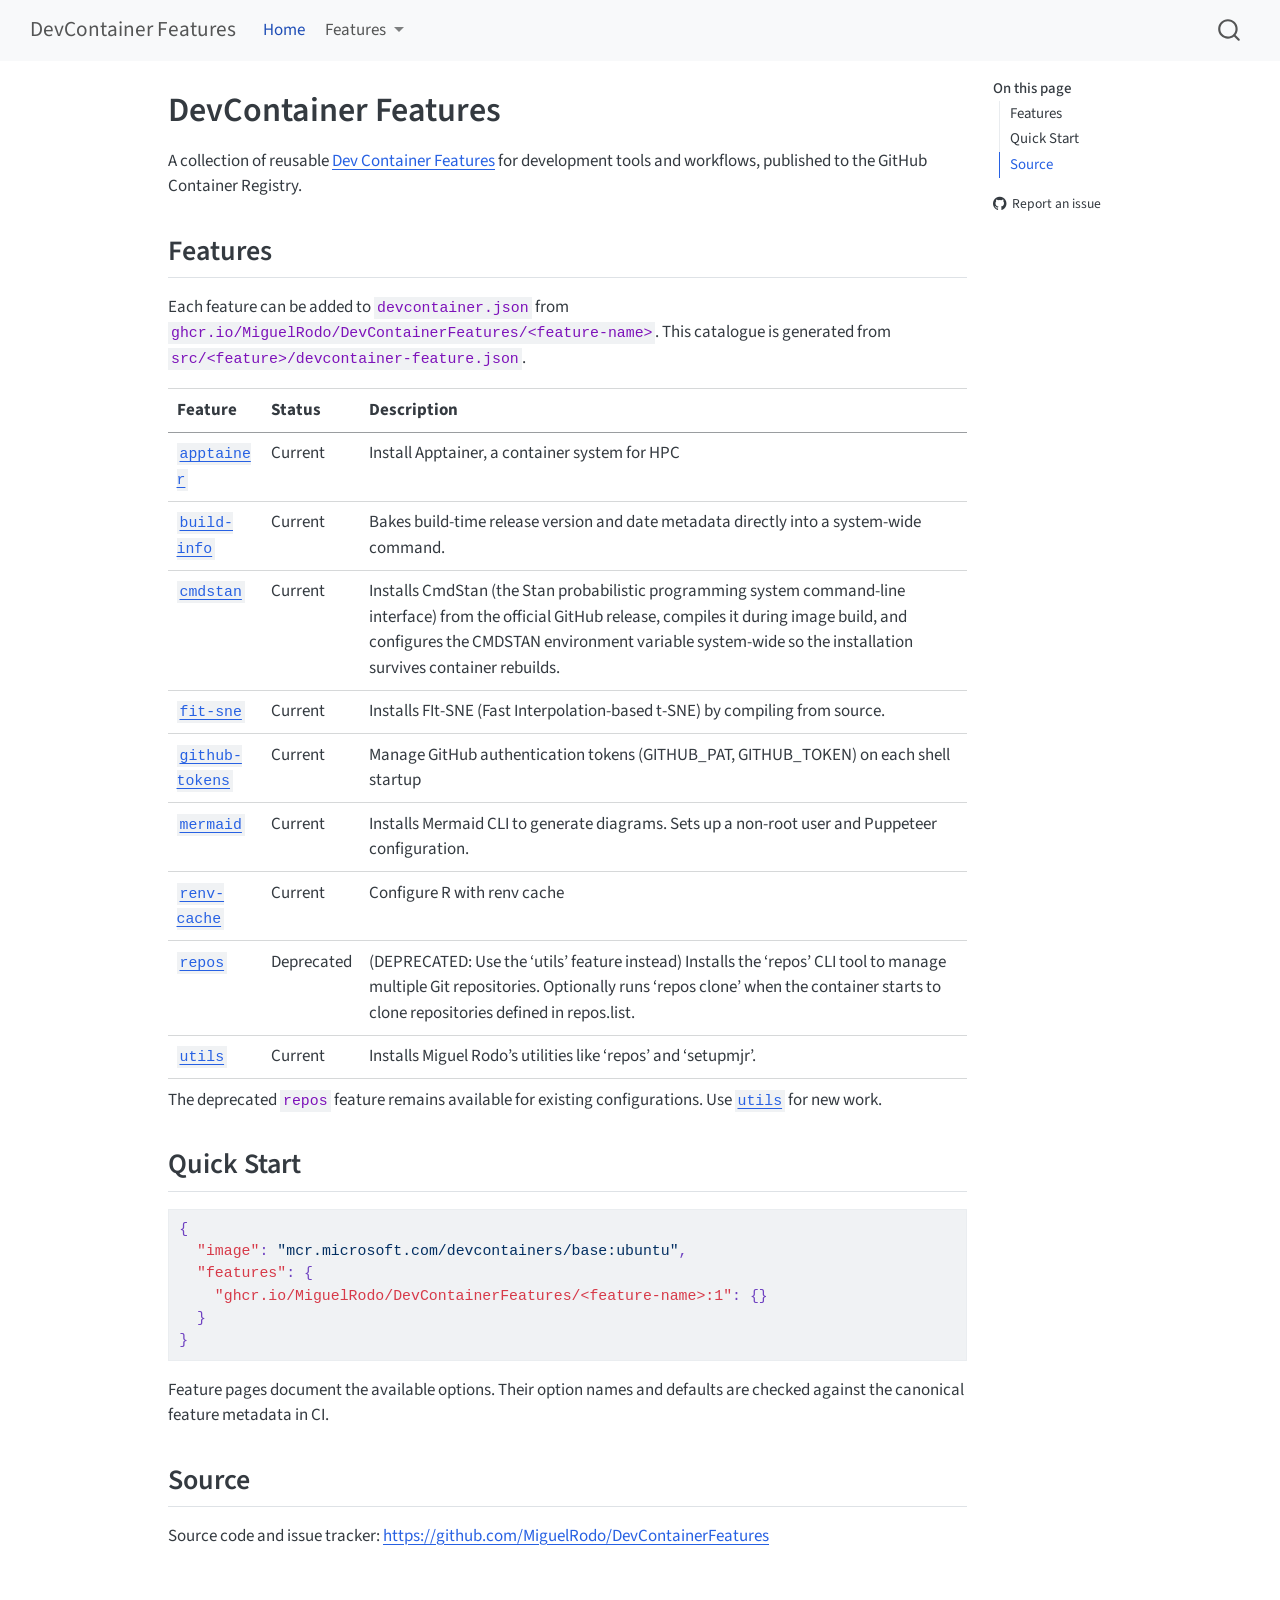
<file: index.html>
<!DOCTYPE html>
<html xmlns="http://www.w3.org/1999/xhtml" lang="en" xml:lang="en"><head>

<meta charset="utf-8">
<meta name="generator" content="quarto-1.10.18">

<meta name="viewport" content="width=device-width, initial-scale=1.0, user-scalable=yes">


<title>DevContainer Features</title>
<style>
/* Default styles provided by pandoc.
** See https://pandoc.org/MANUAL.html#variables-for-html for config info.
*/
span.smallcaps{font-variant: small-caps;}
div.columns{display: flex; gap: 1.5em;}
div.column{flex: auto;}
@media screen {
div.columns{gap: min(4vw, 1.5em);}
div.column{overflow-x: auto;}
}
div.hanging-indent{margin-left: 1.5em; text-indent: -1.5em;}
ul.task-list{list-style: none;}
ul.task-list li input[type="checkbox"] {
  width: 0.8em;
  margin: 0 0.8em 0.2em -1em; /* quarto-specific, see https://github.com/quarto-dev/quarto-cli/issues/4556 */ 
  vertical-align: middle;
}
/* CSS for syntax highlighting */
html { -webkit-text-size-adjust: 100%; }
pre > code.sourceCode { white-space: pre; position: relative; }
pre > code.sourceCode > span { display: inline-block; line-height: 1.25; }
pre > code.sourceCode > span:empty { height: 1.2em; }
.sourceCode { overflow: visible; }
code.sourceCode > span { color: inherit; text-decoration: inherit; }
div.sourceCode { margin: 1em 0; }
pre.sourceCode { margin: 0; }
@media screen {
div.sourceCode { overflow: auto; }
}
@media print {
pre > code.sourceCode { white-space: pre-wrap; }
pre > code.sourceCode > span { text-indent: -5em; padding-left: 5em; }
}
pre.numberSource code
  { counter-reset: source-line 0; }
pre.numberSource code > span
  { position: relative; left: -4em; counter-increment: source-line; }
pre.numberSource code > span > a:first-child::before
  { content: counter(source-line);
    position: relative; left: -1em; text-align: right; vertical-align: baseline;
    border: none; display: inline-block;
    -webkit-touch-callout: none; -webkit-user-select: none;
    -khtml-user-select: none; -moz-user-select: none;
    -ms-user-select: none; user-select: none;
    padding: 0 4px; width: 4em;
  }
pre.numberSource { margin-left: 3em;  padding-left: 4px; }
div.sourceCode
  {   }
@media screen {
pre > code.sourceCode > span > a:first-child::before { text-decoration: underline; }
}
</style>


<script src="site_libs/quarto-nav/quarto-nav.js"></script>
<script src="site_libs/quarto-nav/headroom.min.js"></script>
<script src="site_libs/clipboard/clipboard.min.js"></script>
<script src="site_libs/quarto-search/autocomplete.umd.js"></script>
<script src="site_libs/quarto-search/fuse.min.js"></script>
<script src="site_libs/quarto-search/quarto-search.js"></script>
<meta name="quarto:offset" content="./">
<script src="site_libs/quarto-html/quarto.js" type="module"></script>
<script src="site_libs/quarto-html/tabsets/tabsets.js" type="module"></script>
<script src="site_libs/quarto-html/popper.min.js"></script>
<script src="site_libs/quarto-html/tippy.umd.min.js"></script>
<script src="site_libs/quarto-html/anchor.min.js"></script>
<link href="site_libs/quarto-html/tippy.css" rel="stylesheet">
<link href="site_libs/quarto-html/quarto-syntax-highlighting-bb62276ab45c84d9efd712f51ff97b5a.css" rel="stylesheet" id="quarto-text-highlighting-styles">
<script src="site_libs/bootstrap/bootstrap.min.js"></script>
<link href="site_libs/bootstrap/bootstrap-icons.css" rel="stylesheet">
<link href="site_libs/bootstrap/bootstrap-2e3c3e6b6942b69ade587f612ecdfdd0.min.css" rel="stylesheet" append-hash="true" id="quarto-bootstrap" data-mode="light">
<script id="quarto-search-options" type="application/json">{
  "location": "navbar",
  "copy-button": false,
  "collapse-after": 3,
  "panel-placement": "end",
  "type": "overlay",
  "limit": 50,
  "keyboard-shortcut": [
    "f",
    "/",
    "s"
  ],
  "show-item-context": false,
  "language": {
    "search-no-results-text": "No results",
    "search-matching-documents-text": "matching documents",
    "search-copy-link-title": "Copy link to search",
    "search-hide-matches-text": "Hide additional matches",
    "search-more-match-text": "more match in this document",
    "search-more-matches-text": "more matches in this document",
    "search-clear-button-title": "Clear",
    "search-text-placeholder": "",
    "search-detached-cancel-button-title": "Cancel",
    "search-submit-button-title": "Submit",
    "search-label": "Search"
  }
}</script>


</head>

<body class="nav-fixed quarto-light">

<div id="quarto-search-results"></div>
  <header id="quarto-header" class="headroom fixed-top">
    <nav class="navbar navbar-expand-lg " data-bs-theme="dark">
      <div class="navbar-container container-fluid">
      <div class="navbar-brand-container mx-auto">
    <a class="navbar-brand" href="./index.html">
    <span class="navbar-title">DevContainer Features</span>
    </a>
  </div>
            <div id="quarto-search" class="" title="Search"></div>
          <button class="navbar-toggler" type="button" data-bs-toggle="collapse" data-bs-target="#navbarCollapse" aria-controls="navbarCollapse" role="menu" aria-expanded="false" aria-label="Toggle navigation" onclick="if (window.quartoToggleHeadroom) { window.quartoToggleHeadroom(); }">
  <span class="navbar-toggler-icon"></span>
</button>
          <div class="collapse navbar-collapse" id="navbarCollapse">
            <ul class="navbar-nav navbar-nav-scroll me-auto">
  <li class="nav-item">
    <a class="nav-link active" href="./index.html" aria-current="page"> 
<span class="menu-text">Home</span></a>
  </li>  
  <li class="nav-item dropdown ">
    <a class="nav-link dropdown-toggle" href="#" id="nav-menu-features" role="link" data-bs-toggle="dropdown" aria-expanded="false">
 <span class="menu-text">Features</span>
    </a>
    <ul class="dropdown-menu" aria-labelledby="nav-menu-features">    
        <li>
    <a class="dropdown-item" href="./features/apptainer.html">
 <span class="dropdown-text">apptainer</span></a>
  </li>  
        <li>
    <a class="dropdown-item" href="./features/build-info.html">
 <span class="dropdown-text">build-info</span></a>
  </li>  
        <li>
    <a class="dropdown-item" href="./features/cmdstan.html">
 <span class="dropdown-text">cmdstan</span></a>
  </li>  
        <li>
    <a class="dropdown-item" href="./features/fit-sne.html">
 <span class="dropdown-text">fit-sne</span></a>
  </li>  
        <li>
    <a class="dropdown-item" href="./features/github-tokens.html">
 <span class="dropdown-text">github-tokens</span></a>
  </li>  
        <li>
    <a class="dropdown-item" href="./features/mermaid.html">
 <span class="dropdown-text">mermaid</span></a>
  </li>  
        <li>
    <a class="dropdown-item" href="./features/renv-cache.html">
 <span class="dropdown-text">renv-cache</span></a>
  </li>  
        <li>
    <a class="dropdown-item" href="./features/repos.html">
 <span class="dropdown-text">repos (deprecated)</span></a>
  </li>  
        <li>
    <a class="dropdown-item" href="./features/utils.html">
 <span class="dropdown-text">utils</span></a>
  </li>  
    </ul>
  </li>
</ul>
          </div> <!-- /navcollapse -->
            <div class="quarto-navbar-tools">
</div>
      </div> <!-- /container-fluid -->
    </nav>
</header>
<!-- content -->
<div id="quarto-content" class="quarto-container page-columns page-rows-contents page-layout-article page-navbar">
<!-- sidebar -->
<!-- margin-sidebar -->
    <div id="quarto-margin-sidebar" class="sidebar margin-sidebar">
        <nav id="TOC" role="doc-toc" class="toc-active">
    <h2 id="toc-title">On this page</h2>
   
  <ul class="collapse">
  <li><a href="#features" id="toc-features" class="nav-link active" data-scroll-target="#features">Features</a></li>
  <li><a href="#quick-start" id="toc-quick-start" class="nav-link" data-scroll-target="#quick-start">Quick Start</a></li>
  <li><a href="#source" id="toc-source" class="nav-link" data-scroll-target="#source">Source</a></li>
  </ul>
<div class="toc-actions"><ul class="collapse"><li><a href="https://github.com/MiguelRodo/DevContainerFeatures/issues/new" class="toc-action"><i class="bi bi-github"></i>Report an issue</a></li></ul></div></nav>
    </div>
<!-- main -->
<main class="content" id="quarto-document-content">

<header id="title-block-header" class="quarto-title-block default">
<div class="quarto-title">
<h1 class="title">DevContainer Features</h1>
</div>



<div class="quarto-title-meta">

    
  
    
  </div>
  


</header>


<p>A collection of reusable <a href="https://containers.dev/implementors/features/">Dev Container Features</a> for development tools and workflows, published to the GitHub Container Registry.</p>
<section id="features" class="level2">
<h2 class="anchored" data-anchor-id="features">Features</h2>
<p>Each feature can be added to <code>devcontainer.json</code> from <code>ghcr.io/MiguelRodo/DevContainerFeatures/&lt;feature-name&gt;</code>. This catalogue is generated from <code>src/&lt;feature&gt;/devcontainer-feature.json</code>.</p>
<!-- BEGIN GENERATED FEATURE CATALOGUE -->
<table class="caption-top table">
<thead>
<tr class="header">
<th>Feature</th>
<th>Status</th>
<th>Description</th>
</tr>
</thead>
<tbody>
<tr class="odd">
<td><a href="./features/apptainer.html"><code>apptainer</code></a></td>
<td>Current</td>
<td>Install Apptainer, a container system for HPC</td>
</tr>
<tr class="even">
<td><a href="./features/build-info.html"><code>build-info</code></a></td>
<td>Current</td>
<td>Bakes build-time release version and date metadata directly into a system-wide command.</td>
</tr>
<tr class="odd">
<td><a href="./features/cmdstan.html"><code>cmdstan</code></a></td>
<td>Current</td>
<td>Installs CmdStan (the Stan probabilistic programming system command-line interface) from the official GitHub release, compiles it during image build, and configures the CMDSTAN environment variable system-wide so the installation survives container rebuilds.</td>
</tr>
<tr class="even">
<td><a href="./features/fit-sne.html"><code>fit-sne</code></a></td>
<td>Current</td>
<td>Installs FIt-SNE (Fast Interpolation-based t-SNE) by compiling from source.</td>
</tr>
<tr class="odd">
<td><a href="./features/github-tokens.html"><code>github-tokens</code></a></td>
<td>Current</td>
<td>Manage GitHub authentication tokens (GITHUB_PAT, GITHUB_TOKEN) on each shell startup</td>
</tr>
<tr class="even">
<td><a href="./features/mermaid.html"><code>mermaid</code></a></td>
<td>Current</td>
<td>Installs Mermaid CLI to generate diagrams. Sets up a non-root user and Puppeteer configuration.</td>
</tr>
<tr class="odd">
<td><a href="./features/renv-cache.html"><code>renv-cache</code></a></td>
<td>Current</td>
<td>Configure R with renv cache</td>
</tr>
<tr class="even">
<td><a href="./features/repos.html"><code>repos</code></a></td>
<td>Deprecated</td>
<td>(DEPRECATED: Use the ‘utils’ feature instead) Installs the ‘repos’ CLI tool to manage multiple Git repositories. Optionally runs ‘repos clone’ when the container starts to clone repositories defined in repos.list.</td>
</tr>
<tr class="odd">
<td><a href="./features/utils.html"><code>utils</code></a></td>
<td>Current</td>
<td>Installs Miguel Rodo’s utilities like ‘repos’ and ‘setupmjr’.</td>
</tr>
</tbody>
</table>
<!-- END GENERATED FEATURE CATALOGUE -->
<p>The deprecated <code>repos</code> feature remains available for existing configurations. Use <a href="./features/utils.html"><code>utils</code></a> for new work.</p>
</section>
<section id="quick-start" class="level2">
<h2 class="anchored" data-anchor-id="quick-start">Quick Start</h2>
<div class="code-copy-outer-scaffold"><div class="sourceCode" id="cb1"><pre class="sourceCode json code-with-copy"><code class="sourceCode json"><span id="cb1-1"><a href="#cb1-1" aria-hidden="true" tabindex="-1"></a><span class="fu">{</span></span>
<span id="cb1-2"><a href="#cb1-2" aria-hidden="true" tabindex="-1"></a>  <span class="dt">"image"</span><span class="fu">:</span> <span class="st">"mcr.microsoft.com/devcontainers/base:ubuntu"</span><span class="fu">,</span></span>
<span id="cb1-3"><a href="#cb1-3" aria-hidden="true" tabindex="-1"></a>  <span class="dt">"features"</span><span class="fu">:</span> <span class="fu">{</span></span>
<span id="cb1-4"><a href="#cb1-4" aria-hidden="true" tabindex="-1"></a>    <span class="dt">"ghcr.io/MiguelRodo/DevContainerFeatures/&lt;feature-name&gt;:1"</span><span class="fu">:</span> <span class="fu">{}</span></span>
<span id="cb1-5"><a href="#cb1-5" aria-hidden="true" tabindex="-1"></a>  <span class="fu">}</span></span>
<span id="cb1-6"><a href="#cb1-6" aria-hidden="true" tabindex="-1"></a><span class="fu">}</span></span></code></pre></div><button title="Copy to Clipboard" class="code-copy-button"><i class="bi"></i></button></div>
<p>Feature pages document the available options. Their option names and defaults are checked against the canonical feature metadata in CI.</p>
</section>
<section id="source" class="level2">
<h2 class="anchored" data-anchor-id="source">Source</h2>
<p>Source code and issue tracker: <a href="https://github.com/MiguelRodo/DevContainerFeatures" class="uri">https://github.com/MiguelRodo/DevContainerFeatures</a></p>


</section>

</main> <!-- /main -->
<script id="quarto-html-after-body" type="application/javascript">
  window.document.addEventListener("DOMContentLoaded", function (event) {
    const icon = "";
    const anchorJS = new window.AnchorJS();
    anchorJS.options = {
      placement: 'right',
      icon: icon
    };
    anchorJS.add('.anchored');
    const isCodeAnnotation = (el) => {
      for (const clz of el.classList) {
        if (clz.startsWith('code-annotation-')) {                     
          return true;
        }
      }
      return false;
    }
    const onCopySuccess = function(e) {
      // button target
      const button = e.trigger;
      // don't keep focus
      button.blur();
      // flash "checked"
      button.classList.add('code-copy-button-checked');
      var currentTitle = button.getAttribute("title");
      button.setAttribute("title", "Copied!");
      let tooltip;
      if (window.bootstrap) {
        button.setAttribute("data-bs-toggle", "tooltip");
        button.setAttribute("data-bs-placement", "left");
        button.setAttribute("data-bs-title", "Copied!");
        tooltip = new bootstrap.Tooltip(button, 
          { trigger: "manual", 
            customClass: "code-copy-button-tooltip",
            offset: [0, -8]});
        tooltip.show();    
      }
      setTimeout(function() {
        if (tooltip) {
          tooltip.hide();
          button.removeAttribute("data-bs-title");
          button.removeAttribute("data-bs-toggle");
          button.removeAttribute("data-bs-placement");
        }
        button.setAttribute("title", currentTitle);
        button.classList.remove('code-copy-button-checked');
      }, 1000);
      // clear code selection
      e.clearSelection();
    }
    const getTextToCopy = function(trigger) {
      const outerScaffold = trigger.parentElement.cloneNode(true);
      const codeEl = outerScaffold.querySelector('code');
      for (const childEl of codeEl.children) {
        if (isCodeAnnotation(childEl)) {
          childEl.remove();
        }
      }
      return codeEl.innerText;
    }
    const clipboard = new window.ClipboardJS('.code-copy-button:not([data-in-quarto-modal])', {
      text: getTextToCopy
    });
    clipboard.on('success', onCopySuccess);
    if (window.document.getElementById('quarto-embedded-source-code-modal')) {
      const clipboardModal = new window.ClipboardJS('.code-copy-button[data-in-quarto-modal]', {
        text: getTextToCopy,
        container: window.document.getElementById('quarto-embedded-source-code-modal')
      });
      clipboardModal.on('success', onCopySuccess);
    }
      var localhostRegex = new RegExp(/^(?:http|https):\/\/localhost\:?[0-9]*\//);
      var mailtoRegex = new RegExp(/^mailto:/);
        var filterRegex = new RegExp("https:\/\/MiguelRodo\.github\.io\/DevContainerFeatures\/");
      var isInternal = (href) => {
          return filterRegex.test(href) || localhostRegex.test(href) || mailtoRegex.test(href);
      }
      // Inspect non-navigation links and adorn them if external
     var links = window.document.querySelectorAll('a[href]:not(.nav-link):not(.navbar-brand):not(.toc-action):not(.sidebar-link):not(.sidebar-item-toggle):not(.pagination-link):not(.no-external):not([aria-hidden]):not(.dropdown-item):not(.quarto-navigation-tool):not(.about-link)');
      for (var i=0; i<links.length; i++) {
        const link = links[i];
        if (!isInternal(link.href)) {
          // undo the damage that might have been done by quarto-nav.js in the case of
          // links that we want to consider external
          if (link.dataset.originalHref !== undefined) {
            link.href = link.dataset.originalHref;
          }
        }
      }
    function tippyHover(el, contentFn, onTriggerFn, onUntriggerFn) {
      const config = {
        allowHTML: true,
        maxWidth: 500,
        delay: 100,
        arrow: false,
        appendTo: function(el) {
            return el.parentElement;
        },
        interactive: true,
        interactiveBorder: 10,
        theme: 'quarto',
        placement: 'bottom-start',
      };
      if (contentFn) {
        config.content = contentFn;
      }
      if (onTriggerFn) {
        config.onTrigger = onTriggerFn;
      }
      if (onUntriggerFn) {
        config.onUntrigger = onUntriggerFn;
      }
      window.tippy(el, config); 
    }
    const noterefs = window.document.querySelectorAll('a[role="doc-noteref"]');
    for (var i=0; i<noterefs.length; i++) {
      const ref = noterefs[i];
      tippyHover(ref, function() {
        // use id or data attribute instead here
        let href = ref.getAttribute('data-footnote-href') || ref.getAttribute('href');
        try { href = new URL(href).hash; } catch {}
        const id = href.replace(/^#\/?/, "");
        const note = window.document.getElementById(id);
        if (note) {
          return note.innerHTML;
        } else {
          return "";
        }
      });
    }
    const xrefs = window.document.querySelectorAll('a.quarto-xref');
    const processXRef = (id, note) => {
      // Strip column container classes
      const stripColumnClz = (el) => {
        el.classList.remove("page-full", "page-columns");
        if (el.children) {
          for (const child of el.children) {
            stripColumnClz(child);
          }
        }
      }
      stripColumnClz(note)
      if (id === null || id.startsWith('sec-')) {
        // Special case sections, only their first couple elements
        const container = document.createElement("div");
        if (note.children && note.children.length > 2) {
          container.appendChild(note.children[0].cloneNode(true));
          for (let i = 1; i < note.children.length; i++) {
            const child = note.children[i];
            if (child.tagName === "P" && child.innerText === "") {
              continue;
            } else {
              container.appendChild(child.cloneNode(true));
              break;
            }
          }
          if (window.Quarto?.typesetMath) {
            window.Quarto.typesetMath(container);
          }
          return container.innerHTML
        } else {
          if (window.Quarto?.typesetMath) {
            window.Quarto.typesetMath(note);
          }
          return note.innerHTML;
        }
      } else {
        // Remove any anchor links if they are present
        const anchorLink = note.querySelector('a.anchorjs-link');
        if (anchorLink) {
          anchorLink.remove();
        }
        if (window.Quarto?.typesetMath) {
          window.Quarto.typesetMath(note);
        }
        if (note.classList.contains("callout")) {
          return note.outerHTML;
        } else {
          return note.innerHTML;
        }
      }
    }
    for (var i=0; i<xrefs.length; i++) {
      const xref = xrefs[i];
      tippyHover(xref, undefined, function(instance) {
        instance.disable();
        let url = xref.getAttribute('href');
        let hash = undefined; 
        if (url.startsWith('#')) {
          hash = url;
        } else {
          try { hash = new URL(url).hash; } catch {}
        }
        if (hash) {
          const id = hash.replace(/^#\/?/, "");
          const note = window.document.getElementById(id);
          if (note !== null) {
            try {
              const html = processXRef(id, note.cloneNode(true));
              instance.setContent(html);
            } finally {
              instance.enable();
              instance.show();
            }
          } else {
            // See if we can fetch this
            fetch(url.split('#')[0])
            .then(res => res.text())
            .then(html => {
              const parser = new DOMParser();
              const htmlDoc = parser.parseFromString(html, "text/html");
              const note = htmlDoc.getElementById(id);
              if (note !== null) {
                const html = processXRef(id, note);
                instance.setContent(html);
              } 
            }).finally(() => {
              instance.enable();
              instance.show();
            });
          }
        } else {
          // See if we can fetch a full url (with no hash to target)
          // This is a special case and we should probably do some content thinning / targeting
          fetch(url)
          .then(res => res.text())
          .then(html => {
            const parser = new DOMParser();
            const htmlDoc = parser.parseFromString(html, "text/html");
            const note = htmlDoc.querySelector('main.content');
            if (note !== null) {
              // This should only happen for chapter cross references
              // (since there is no id in the URL)
              // remove the first header
              if (note.children.length > 0 && note.children[0].tagName === "HEADER") {
                note.children[0].remove();
              }
              const html = processXRef(null, note);
              instance.setContent(html);
            } 
          }).finally(() => {
            instance.enable();
            instance.show();
          });
        }
      }, function(instance) {
      });
    }
        let selectedAnnoteEl;
        const selectorForAnnotation = ( cell, annotation) => {
          let cellAttr = 'data-code-cell="' + cell + '"';
          let lineAttr = 'data-code-annotation="' +  annotation + '"';
          const selector = 'span[' + cellAttr + '][' + lineAttr + ']';
          return selector;
        }
        const selectCodeLines = (annoteEl) => {
          const doc = window.document;
          const targetCell = annoteEl.getAttribute("data-target-cell");
          const targetAnnotation = annoteEl.getAttribute("data-target-annotation");
          const annoteSpan = window.document.querySelector(selectorForAnnotation(targetCell, targetAnnotation));
          const lines = annoteSpan.getAttribute("data-code-lines").split(",");
          const lineIds = lines.map((line) => {
            return targetCell + "-" + line;
          })
          let top = null;
          let height = null;
          let parent = null;
          if (lineIds.length > 0) {
              //compute the position of the single el (top and bottom and make a div)
              const el = window.document.getElementById(lineIds[0]);
              top = el.offsetTop;
              height = el.offsetHeight;
              parent = el.parentElement.parentElement;
            if (lineIds.length > 1) {
              const lastEl = window.document.getElementById(lineIds[lineIds.length - 1]);
              const bottom = lastEl.offsetTop + lastEl.offsetHeight;
              height = bottom - top;
            }
            if (top !== null && height !== null && parent !== null) {
              // cook up a div (if necessary) and position it 
              let div = window.document.getElementById("code-annotation-line-highlight");
              if (div === null) {
                div = window.document.createElement("div");
                div.setAttribute("id", "code-annotation-line-highlight");
                div.style.position = 'absolute';
                parent.appendChild(div);
              }
              div.style.top = top - 2 + "px";
              div.style.height = height + 4 + "px";
              div.style.left = 0;
              let gutterDiv = window.document.getElementById("code-annotation-line-highlight-gutter");
              if (gutterDiv === null) {
                gutterDiv = window.document.createElement("div");
                gutterDiv.setAttribute("id", "code-annotation-line-highlight-gutter");
                gutterDiv.style.position = 'absolute';
                const codeCell = window.document.getElementById(targetCell);
                const gutter = codeCell.querySelector('.code-annotation-gutter');
                gutter.appendChild(gutterDiv);
              }
              gutterDiv.style.top = top - 2 + "px";
              gutterDiv.style.height = height + 4 + "px";
            }
            selectedAnnoteEl = annoteEl;
          }
        };
        const unselectCodeLines = () => {
          const elementsIds = ["code-annotation-line-highlight", "code-annotation-line-highlight-gutter"];
          elementsIds.forEach((elId) => {
            const div = window.document.getElementById(elId);
            if (div) {
              div.remove();
            }
          });
          selectedAnnoteEl = undefined;
        };
          // Handle positioning of the toggle
      window.addEventListener(
        "resize",
        throttle(() => {
          elRect = undefined;
          if (selectedAnnoteEl) {
            selectCodeLines(selectedAnnoteEl);
          }
        }, 10)
      );
      function throttle(fn, ms) {
      let throttle = false;
      let timer;
        return (...args) => {
          if(!throttle) { // first call gets through
              fn.apply(this, args);
              throttle = true;
          } else { // all the others get throttled
              if(timer) clearTimeout(timer); // cancel #2
              timer = setTimeout(() => {
                fn.apply(this, args);
                timer = throttle = false;
              }, ms);
          }
        };
      }
        // Attach click handler to the DT
        const annoteDls = window.document.querySelectorAll('dt[data-target-cell]');
        for (const annoteDlNode of annoteDls) {
          annoteDlNode.addEventListener('click', (event) => {
            const clickedEl = event.target;
            if (clickedEl !== selectedAnnoteEl) {
              unselectCodeLines();
              const activeEl = window.document.querySelector('dt[data-target-cell].code-annotation-active');
              if (activeEl) {
                activeEl.classList.remove('code-annotation-active');
              }
              selectCodeLines(clickedEl);
              clickedEl.classList.add('code-annotation-active');
            } else {
              // Unselect the line
              unselectCodeLines();
              clickedEl.classList.remove('code-annotation-active');
            }
          });
        }
    const findCites = (el) => {
      const parentEl = el.parentElement;
      if (parentEl) {
        const cites = parentEl.dataset.cites;
        if (cites) {
          return {
            el,
            cites: cites.split(' ')
          };
        } else {
          return findCites(el.parentElement)
        }
      } else {
        return undefined;
      }
    };
    var bibliorefs = window.document.querySelectorAll('a[role="doc-biblioref"]');
    for (var i=0; i<bibliorefs.length; i++) {
      const ref = bibliorefs[i];
      const citeInfo = findCites(ref);
      if (citeInfo) {
        tippyHover(citeInfo.el, function() {
          var popup = window.document.createElement('div');
          citeInfo.cites.forEach(function(cite) {
            var citeDiv = window.document.createElement('div');
            citeDiv.classList.add('hanging-indent');
            citeDiv.classList.add('csl-entry');
            var biblioDiv = window.document.getElementById('ref-' + cite);
            if (biblioDiv) {
              citeDiv.innerHTML = biblioDiv.innerHTML;
            }
            popup.appendChild(citeDiv);
          });
          return popup.innerHTML;
        });
      }
    }
  });
  </script>
</div> <!-- /content -->




<footer class="footer"><div class="nav-footer"><div class="nav-footer-center"><div class="toc-actions d-sm-block d-md-none"><ul><li><a href="https://github.com/MiguelRodo/DevContainerFeatures/issues/new" class="toc-action"><i class="bi bi-github"></i>Report an issue</a></li></ul></div></div></div></footer></body></html>
</file>
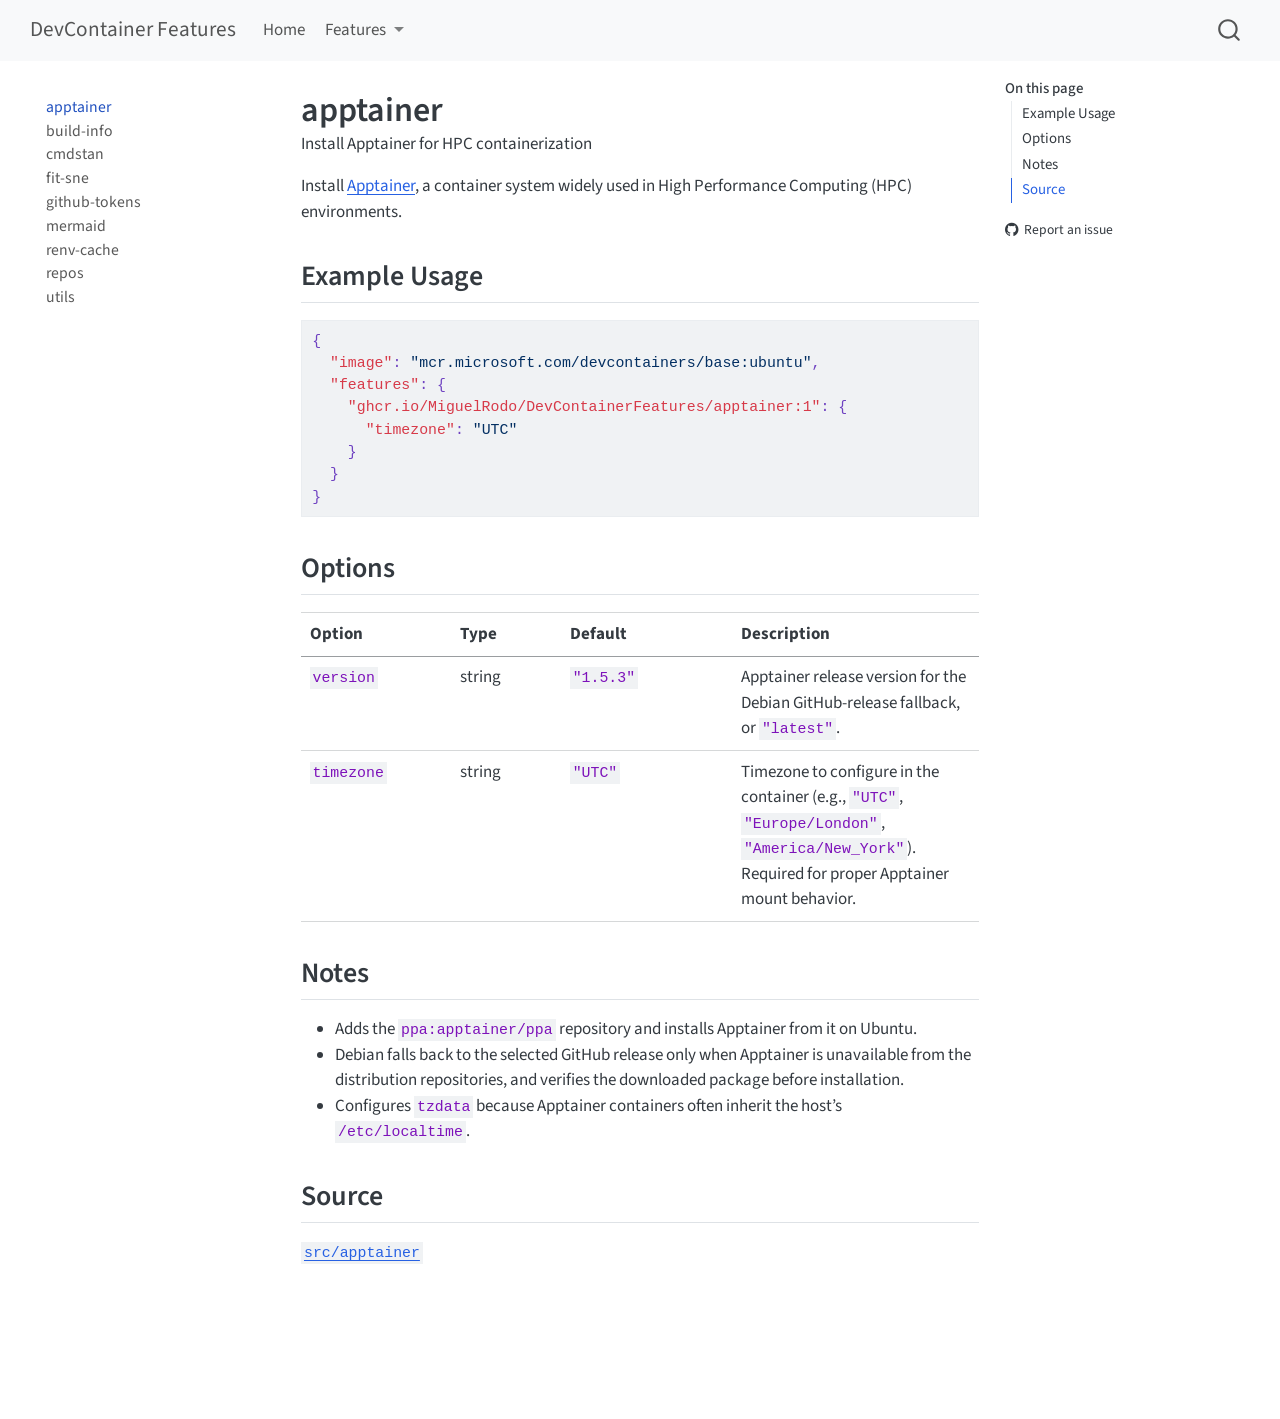
<file: features/apptainer.html>
<!DOCTYPE html>
<html xmlns="http://www.w3.org/1999/xhtml" lang="en" xml:lang="en"><head>

<meta charset="utf-8">
<meta name="generator" content="quarto-1.10.18">

<meta name="viewport" content="width=device-width, initial-scale=1.0, user-scalable=yes">

<meta name="description" content="Install Apptainer for HPC containerization">

<title>apptainer – DevContainer Features</title>
<style>
/* Default styles provided by pandoc.
** See https://pandoc.org/MANUAL.html#variables-for-html for config info.
*/
span.smallcaps{font-variant: small-caps;}
div.columns{display: flex; gap: 1.5em;}
div.column{flex: auto;}
@media screen {
div.columns{gap: min(4vw, 1.5em);}
div.column{overflow-x: auto;}
}
div.hanging-indent{margin-left: 1.5em; text-indent: -1.5em;}
ul.task-list{list-style: none;}
ul.task-list li input[type="checkbox"] {
  width: 0.8em;
  margin: 0 0.8em 0.2em -1em; /* quarto-specific, see https://github.com/quarto-dev/quarto-cli/issues/4556 */ 
  vertical-align: middle;
}
/* CSS for syntax highlighting */
html { -webkit-text-size-adjust: 100%; }
pre > code.sourceCode { white-space: pre; position: relative; }
pre > code.sourceCode > span { display: inline-block; line-height: 1.25; }
pre > code.sourceCode > span:empty { height: 1.2em; }
.sourceCode { overflow: visible; }
code.sourceCode > span { color: inherit; text-decoration: inherit; }
div.sourceCode { margin: 1em 0; }
pre.sourceCode { margin: 0; }
@media screen {
div.sourceCode { overflow: auto; }
}
@media print {
pre > code.sourceCode { white-space: pre-wrap; }
pre > code.sourceCode > span { text-indent: -5em; padding-left: 5em; }
}
pre.numberSource code
  { counter-reset: source-line 0; }
pre.numberSource code > span
  { position: relative; left: -4em; counter-increment: source-line; }
pre.numberSource code > span > a:first-child::before
  { content: counter(source-line);
    position: relative; left: -1em; text-align: right; vertical-align: baseline;
    border: none; display: inline-block;
    -webkit-touch-callout: none; -webkit-user-select: none;
    -khtml-user-select: none; -moz-user-select: none;
    -ms-user-select: none; user-select: none;
    padding: 0 4px; width: 4em;
  }
pre.numberSource { margin-left: 3em;  padding-left: 4px; }
div.sourceCode
  {   }
@media screen {
pre > code.sourceCode > span > a:first-child::before { text-decoration: underline; }
}
</style>


<script src="../site_libs/quarto-nav/quarto-nav.js"></script>
<script src="../site_libs/quarto-nav/headroom.min.js"></script>
<script src="../site_libs/clipboard/clipboard.min.js"></script>
<script src="../site_libs/quarto-search/autocomplete.umd.js"></script>
<script src="../site_libs/quarto-search/fuse.min.js"></script>
<script src="../site_libs/quarto-search/quarto-search.js"></script>
<meta name="quarto:offset" content="../">
<script src="../site_libs/quarto-html/quarto.js" type="module"></script>
<script src="../site_libs/quarto-html/tabsets/tabsets.js" type="module"></script>
<script src="../site_libs/quarto-html/popper.min.js"></script>
<script src="../site_libs/quarto-html/tippy.umd.min.js"></script>
<script src="../site_libs/quarto-html/anchor.min.js"></script>
<link href="../site_libs/quarto-html/tippy.css" rel="stylesheet">
<link href="../site_libs/quarto-html/quarto-syntax-highlighting-bb62276ab45c84d9efd712f51ff97b5a.css" rel="stylesheet" id="quarto-text-highlighting-styles">
<script src="../site_libs/bootstrap/bootstrap.min.js"></script>
<link href="../site_libs/bootstrap/bootstrap-icons.css" rel="stylesheet">
<link href="../site_libs/bootstrap/bootstrap-2e3c3e6b6942b69ade587f612ecdfdd0.min.css" rel="stylesheet" append-hash="true" id="quarto-bootstrap" data-mode="light">
<script id="quarto-search-options" type="application/json">{
  "location": "navbar",
  "copy-button": false,
  "collapse-after": 3,
  "panel-placement": "end",
  "type": "overlay",
  "limit": 50,
  "keyboard-shortcut": [
    "f",
    "/",
    "s"
  ],
  "show-item-context": false,
  "language": {
    "search-no-results-text": "No results",
    "search-matching-documents-text": "matching documents",
    "search-copy-link-title": "Copy link to search",
    "search-hide-matches-text": "Hide additional matches",
    "search-more-match-text": "more match in this document",
    "search-more-matches-text": "more matches in this document",
    "search-clear-button-title": "Clear",
    "search-text-placeholder": "",
    "search-detached-cancel-button-title": "Cancel",
    "search-submit-button-title": "Submit",
    "search-label": "Search"
  }
}</script>


</head>

<body class="nav-sidebar floating nav-fixed quarto-light">

<div id="quarto-search-results"></div>
  <header id="quarto-header" class="headroom fixed-top">
    <nav class="navbar navbar-expand-lg " data-bs-theme="dark">
      <div class="navbar-container container-fluid">
      <div class="navbar-brand-container mx-auto">
    <a class="navbar-brand" href="../index.html">
    <span class="navbar-title">DevContainer Features</span>
    </a>
  </div>
            <div id="quarto-search" class="" title="Search"></div>
          <button class="navbar-toggler" type="button" data-bs-toggle="collapse" data-bs-target="#navbarCollapse" aria-controls="navbarCollapse" role="menu" aria-expanded="false" aria-label="Toggle navigation" onclick="if (window.quartoToggleHeadroom) { window.quartoToggleHeadroom(); }">
  <span class="navbar-toggler-icon"></span>
</button>
          <div class="collapse navbar-collapse" id="navbarCollapse">
            <ul class="navbar-nav navbar-nav-scroll me-auto">
  <li class="nav-item">
    <a class="nav-link" href="../index.html"> 
<span class="menu-text">Home</span></a>
  </li>  
  <li class="nav-item dropdown ">
    <a class="nav-link dropdown-toggle" href="#" id="nav-menu-features" role="link" data-bs-toggle="dropdown" aria-expanded="false">
 <span class="menu-text">Features</span>
    </a>
    <ul class="dropdown-menu" aria-labelledby="nav-menu-features">    
        <li>
    <a class="dropdown-item" href="../features/apptainer.html">
 <span class="dropdown-text">apptainer</span></a>
  </li>  
        <li>
    <a class="dropdown-item" href="../features/build-info.html">
 <span class="dropdown-text">build-info</span></a>
  </li>  
        <li>
    <a class="dropdown-item" href="../features/cmdstan.html">
 <span class="dropdown-text">cmdstan</span></a>
  </li>  
        <li>
    <a class="dropdown-item" href="../features/fit-sne.html">
 <span class="dropdown-text">fit-sne</span></a>
  </li>  
        <li>
    <a class="dropdown-item" href="../features/github-tokens.html">
 <span class="dropdown-text">github-tokens</span></a>
  </li>  
        <li>
    <a class="dropdown-item" href="../features/mermaid.html">
 <span class="dropdown-text">mermaid</span></a>
  </li>  
        <li>
    <a class="dropdown-item" href="../features/renv-cache.html">
 <span class="dropdown-text">renv-cache</span></a>
  </li>  
        <li>
    <a class="dropdown-item" href="../features/repos.html">
 <span class="dropdown-text">repos (deprecated)</span></a>
  </li>  
        <li>
    <a class="dropdown-item" href="../features/utils.html">
 <span class="dropdown-text">utils</span></a>
  </li>  
    </ul>
  </li>
</ul>
          </div> <!-- /navcollapse -->
            <div class="quarto-navbar-tools">
</div>
      </div> <!-- /container-fluid -->
    </nav>
  <nav class="quarto-secondary-nav">
    <div class="container-fluid d-flex">
      <button type="button" class="quarto-btn-toggle btn" data-bs-toggle="collapse" role="button" data-bs-target=".quarto-sidebar-collapse-item" aria-controls="quarto-sidebar" aria-expanded="false" aria-label="Toggle sidebar navigation" onclick="if (window.quartoToggleHeadroom) { window.quartoToggleHeadroom(); }">
        <i class="bi bi-layout-text-sidebar-reverse"></i>
      </button>
        <nav class="quarto-page-breadcrumbs" aria-label="breadcrumb"><ol class="breadcrumb"><li class="breadcrumb-item"><a href="../features/apptainer.html">apptainer</a></li></ol></nav>
        <a class="flex-grow-1" role="navigation" data-bs-toggle="collapse" data-bs-target=".quarto-sidebar-collapse-item" aria-controls="quarto-sidebar" aria-expanded="false" aria-label="Toggle sidebar navigation" onclick="if (window.quartoToggleHeadroom) { window.quartoToggleHeadroom(); }">      
        </a>
    </div>
  </nav>
</header>
<!-- content -->
<div id="quarto-content" class="quarto-container page-columns page-rows-contents page-layout-article page-navbar">
<!-- sidebar -->
  <nav id="quarto-sidebar" class="sidebar collapse collapse-horizontal quarto-sidebar-collapse-item sidebar-navigation floating overflow-auto">
    <div class="sidebar-menu-container"> 
    <ul class="list-unstyled mt-1">
        <li class="sidebar-item">
  <div class="sidebar-item-container"> 
  <a href="../features/apptainer.html" class="sidebar-item-text sidebar-link active">
 <span class="menu-text">apptainer</span></a>
  </div>
</li>
        <li class="sidebar-item">
  <div class="sidebar-item-container"> 
  <a href="../features/build-info.html" class="sidebar-item-text sidebar-link">
 <span class="menu-text">build-info</span></a>
  </div>
</li>
        <li class="sidebar-item">
  <div class="sidebar-item-container"> 
  <a href="../features/cmdstan.html" class="sidebar-item-text sidebar-link">
 <span class="menu-text">cmdstan</span></a>
  </div>
</li>
        <li class="sidebar-item">
  <div class="sidebar-item-container"> 
  <a href="../features/fit-sne.html" class="sidebar-item-text sidebar-link">
 <span class="menu-text">fit-sne</span></a>
  </div>
</li>
        <li class="sidebar-item">
  <div class="sidebar-item-container"> 
  <a href="../features/github-tokens.html" class="sidebar-item-text sidebar-link">
 <span class="menu-text">github-tokens</span></a>
  </div>
</li>
        <li class="sidebar-item">
  <div class="sidebar-item-container"> 
  <a href="../features/mermaid.html" class="sidebar-item-text sidebar-link">
 <span class="menu-text">mermaid</span></a>
  </div>
</li>
        <li class="sidebar-item">
  <div class="sidebar-item-container"> 
  <a href="../features/renv-cache.html" class="sidebar-item-text sidebar-link">
 <span class="menu-text">renv-cache</span></a>
  </div>
</li>
        <li class="sidebar-item">
  <div class="sidebar-item-container"> 
  <a href="../features/repos.html" class="sidebar-item-text sidebar-link">
 <span class="menu-text">repos</span></a>
  </div>
</li>
        <li class="sidebar-item">
  <div class="sidebar-item-container"> 
  <a href="../features/utils.html" class="sidebar-item-text sidebar-link">
 <span class="menu-text">utils</span></a>
  </div>
</li>
    </ul>
    </div>
</nav>
<div id="quarto-sidebar-glass" class="quarto-sidebar-collapse-item" data-bs-toggle="collapse" data-bs-target=".quarto-sidebar-collapse-item"></div>
<!-- margin-sidebar -->
    <div id="quarto-margin-sidebar" class="sidebar margin-sidebar">
        <nav id="TOC" role="doc-toc" class="toc-active">
    <h2 id="toc-title">On this page</h2>
   
  <ul>
  <li><a href="#example-usage" id="toc-example-usage" class="nav-link active" data-scroll-target="#example-usage">Example Usage</a></li>
  <li><a href="#options" id="toc-options" class="nav-link" data-scroll-target="#options">Options</a></li>
  <li><a href="#notes" id="toc-notes" class="nav-link" data-scroll-target="#notes">Notes</a></li>
  <li><a href="#source" id="toc-source" class="nav-link" data-scroll-target="#source">Source</a></li>
  </ul>
<div class="toc-actions"><ul><li><a href="https://github.com/MiguelRodo/DevContainerFeatures/issues/new" class="toc-action"><i class="bi bi-github"></i>Report an issue</a></li></ul></div></nav>
    </div>
<!-- main -->
<main class="content" id="quarto-document-content">

<header id="title-block-header" class="quarto-title-block default">
<div class="quarto-title">
<h1 class="title">apptainer</h1>
</div>

<div>
  <div class="description">
    Install Apptainer for HPC containerization
  </div>
</div>


<div class="quarto-title-meta">

    
  
    
  </div>
  


</header>


<p>Install <a href="https://apptainer.org/">Apptainer</a>, a container system widely used in High Performance Computing (HPC) environments.</p>
<section id="example-usage" class="level2">
<h2 class="anchored" data-anchor-id="example-usage">Example Usage</h2>
<div class="code-copy-outer-scaffold"><div class="sourceCode" id="cb1"><pre class="sourceCode json code-with-copy"><code class="sourceCode json"><span id="cb1-1"><a href="#cb1-1" aria-hidden="true" tabindex="-1"></a><span class="fu">{</span></span>
<span id="cb1-2"><a href="#cb1-2" aria-hidden="true" tabindex="-1"></a>  <span class="dt">"image"</span><span class="fu">:</span> <span class="st">"mcr.microsoft.com/devcontainers/base:ubuntu"</span><span class="fu">,</span></span>
<span id="cb1-3"><a href="#cb1-3" aria-hidden="true" tabindex="-1"></a>  <span class="dt">"features"</span><span class="fu">:</span> <span class="fu">{</span></span>
<span id="cb1-4"><a href="#cb1-4" aria-hidden="true" tabindex="-1"></a>    <span class="dt">"ghcr.io/MiguelRodo/DevContainerFeatures/apptainer:1"</span><span class="fu">:</span> <span class="fu">{</span></span>
<span id="cb1-5"><a href="#cb1-5" aria-hidden="true" tabindex="-1"></a>      <span class="dt">"timezone"</span><span class="fu">:</span> <span class="st">"UTC"</span></span>
<span id="cb1-6"><a href="#cb1-6" aria-hidden="true" tabindex="-1"></a>    <span class="fu">}</span></span>
<span id="cb1-7"><a href="#cb1-7" aria-hidden="true" tabindex="-1"></a>  <span class="fu">}</span></span>
<span id="cb1-8"><a href="#cb1-8" aria-hidden="true" tabindex="-1"></a><span class="fu">}</span></span></code></pre></div><button title="Copy to Clipboard" class="code-copy-button"><i class="bi"></i></button></div>
</section>
<section id="options" class="level2">
<h2 class="anchored" data-anchor-id="options">Options</h2>
<table class="caption-top table">
<colgroup>
<col style="width: 22%">
<col style="width: 16%">
<col style="width: 25%">
<col style="width: 36%">
</colgroup>
<thead>
<tr class="header">
<th>Option</th>
<th>Type</th>
<th>Default</th>
<th>Description</th>
</tr>
</thead>
<tbody>
<tr class="odd">
<td><code>version</code></td>
<td>string</td>
<td><code>"1.5.3"</code></td>
<td>Apptainer release version for the Debian GitHub-release fallback, or <code>"latest"</code>.</td>
</tr>
<tr class="even">
<td><code>timezone</code></td>
<td>string</td>
<td><code>"UTC"</code></td>
<td>Timezone to configure in the container (e.g., <code>"UTC"</code>, <code>"Europe/London"</code>, <code>"America/New_York"</code>). Required for proper Apptainer mount behavior.</td>
</tr>
</tbody>
</table>
</section>
<section id="notes" class="level2">
<h2 class="anchored" data-anchor-id="notes">Notes</h2>
<ul>
<li>Adds the <code>ppa:apptainer/ppa</code> repository and installs Apptainer from it on Ubuntu.</li>
<li>Debian falls back to the selected GitHub release only when Apptainer is unavailable from the distribution repositories, and verifies the downloaded package before installation.</li>
<li>Configures <code>tzdata</code> because Apptainer containers often inherit the host’s <code>/etc/localtime</code>.</li>
</ul>
</section>
<section id="source" class="level2">
<h2 class="anchored" data-anchor-id="source">Source</h2>
<p><a href="https://github.com/MiguelRodo/DevContainerFeatures/tree/main/src/apptainer"><code>src/apptainer</code></a></p>


</section>

</main> <!-- /main -->
<script id="quarto-html-after-body" type="application/javascript">
  window.document.addEventListener("DOMContentLoaded", function (event) {
    const icon = "";
    const anchorJS = new window.AnchorJS();
    anchorJS.options = {
      placement: 'right',
      icon: icon
    };
    anchorJS.add('.anchored');
    const isCodeAnnotation = (el) => {
      for (const clz of el.classList) {
        if (clz.startsWith('code-annotation-')) {                     
          return true;
        }
      }
      return false;
    }
    const onCopySuccess = function(e) {
      // button target
      const button = e.trigger;
      // don't keep focus
      button.blur();
      // flash "checked"
      button.classList.add('code-copy-button-checked');
      var currentTitle = button.getAttribute("title");
      button.setAttribute("title", "Copied!");
      let tooltip;
      if (window.bootstrap) {
        button.setAttribute("data-bs-toggle", "tooltip");
        button.setAttribute("data-bs-placement", "left");
        button.setAttribute("data-bs-title", "Copied!");
        tooltip = new bootstrap.Tooltip(button, 
          { trigger: "manual", 
            customClass: "code-copy-button-tooltip",
            offset: [0, -8]});
        tooltip.show();    
      }
      setTimeout(function() {
        if (tooltip) {
          tooltip.hide();
          button.removeAttribute("data-bs-title");
          button.removeAttribute("data-bs-toggle");
          button.removeAttribute("data-bs-placement");
        }
        button.setAttribute("title", currentTitle);
        button.classList.remove('code-copy-button-checked');
      }, 1000);
      // clear code selection
      e.clearSelection();
    }
    const getTextToCopy = function(trigger) {
      const outerScaffold = trigger.parentElement.cloneNode(true);
      const codeEl = outerScaffold.querySelector('code');
      for (const childEl of codeEl.children) {
        if (isCodeAnnotation(childEl)) {
          childEl.remove();
        }
      }
      return codeEl.innerText;
    }
    const clipboard = new window.ClipboardJS('.code-copy-button:not([data-in-quarto-modal])', {
      text: getTextToCopy
    });
    clipboard.on('success', onCopySuccess);
    if (window.document.getElementById('quarto-embedded-source-code-modal')) {
      const clipboardModal = new window.ClipboardJS('.code-copy-button[data-in-quarto-modal]', {
        text: getTextToCopy,
        container: window.document.getElementById('quarto-embedded-source-code-modal')
      });
      clipboardModal.on('success', onCopySuccess);
    }
      var localhostRegex = new RegExp(/^(?:http|https):\/\/localhost\:?[0-9]*\//);
      var mailtoRegex = new RegExp(/^mailto:/);
        var filterRegex = new RegExp("https:\/\/MiguelRodo\.github\.io\/DevContainerFeatures\/");
      var isInternal = (href) => {
          return filterRegex.test(href) || localhostRegex.test(href) || mailtoRegex.test(href);
      }
      // Inspect non-navigation links and adorn them if external
     var links = window.document.querySelectorAll('a[href]:not(.nav-link):not(.navbar-brand):not(.toc-action):not(.sidebar-link):not(.sidebar-item-toggle):not(.pagination-link):not(.no-external):not([aria-hidden]):not(.dropdown-item):not(.quarto-navigation-tool):not(.about-link)');
      for (var i=0; i<links.length; i++) {
        const link = links[i];
        if (!isInternal(link.href)) {
          // undo the damage that might have been done by quarto-nav.js in the case of
          // links that we want to consider external
          if (link.dataset.originalHref !== undefined) {
            link.href = link.dataset.originalHref;
          }
        }
      }
    function tippyHover(el, contentFn, onTriggerFn, onUntriggerFn) {
      const config = {
        allowHTML: true,
        maxWidth: 500,
        delay: 100,
        arrow: false,
        appendTo: function(el) {
            return el.parentElement;
        },
        interactive: true,
        interactiveBorder: 10,
        theme: 'quarto',
        placement: 'bottom-start',
      };
      if (contentFn) {
        config.content = contentFn;
      }
      if (onTriggerFn) {
        config.onTrigger = onTriggerFn;
      }
      if (onUntriggerFn) {
        config.onUntrigger = onUntriggerFn;
      }
      window.tippy(el, config); 
    }
    const noterefs = window.document.querySelectorAll('a[role="doc-noteref"]');
    for (var i=0; i<noterefs.length; i++) {
      const ref = noterefs[i];
      tippyHover(ref, function() {
        // use id or data attribute instead here
        let href = ref.getAttribute('data-footnote-href') || ref.getAttribute('href');
        try { href = new URL(href).hash; } catch {}
        const id = href.replace(/^#\/?/, "");
        const note = window.document.getElementById(id);
        if (note) {
          return note.innerHTML;
        } else {
          return "";
        }
      });
    }
    const xrefs = window.document.querySelectorAll('a.quarto-xref');
    const processXRef = (id, note) => {
      // Strip column container classes
      const stripColumnClz = (el) => {
        el.classList.remove("page-full", "page-columns");
        if (el.children) {
          for (const child of el.children) {
            stripColumnClz(child);
          }
        }
      }
      stripColumnClz(note)
      if (id === null || id.startsWith('sec-')) {
        // Special case sections, only their first couple elements
        const container = document.createElement("div");
        if (note.children && note.children.length > 2) {
          container.appendChild(note.children[0].cloneNode(true));
          for (let i = 1; i < note.children.length; i++) {
            const child = note.children[i];
            if (child.tagName === "P" && child.innerText === "") {
              continue;
            } else {
              container.appendChild(child.cloneNode(true));
              break;
            }
          }
          if (window.Quarto?.typesetMath) {
            window.Quarto.typesetMath(container);
          }
          return container.innerHTML
        } else {
          if (window.Quarto?.typesetMath) {
            window.Quarto.typesetMath(note);
          }
          return note.innerHTML;
        }
      } else {
        // Remove any anchor links if they are present
        const anchorLink = note.querySelector('a.anchorjs-link');
        if (anchorLink) {
          anchorLink.remove();
        }
        if (window.Quarto?.typesetMath) {
          window.Quarto.typesetMath(note);
        }
        if (note.classList.contains("callout")) {
          return note.outerHTML;
        } else {
          return note.innerHTML;
        }
      }
    }
    for (var i=0; i<xrefs.length; i++) {
      const xref = xrefs[i];
      tippyHover(xref, undefined, function(instance) {
        instance.disable();
        let url = xref.getAttribute('href');
        let hash = undefined; 
        if (url.startsWith('#')) {
          hash = url;
        } else {
          try { hash = new URL(url).hash; } catch {}
        }
        if (hash) {
          const id = hash.replace(/^#\/?/, "");
          const note = window.document.getElementById(id);
          if (note !== null) {
            try {
              const html = processXRef(id, note.cloneNode(true));
              instance.setContent(html);
            } finally {
              instance.enable();
              instance.show();
            }
          } else {
            // See if we can fetch this
            fetch(url.split('#')[0])
            .then(res => res.text())
            .then(html => {
              const parser = new DOMParser();
              const htmlDoc = parser.parseFromString(html, "text/html");
              const note = htmlDoc.getElementById(id);
              if (note !== null) {
                const html = processXRef(id, note);
                instance.setContent(html);
              } 
            }).finally(() => {
              instance.enable();
              instance.show();
            });
          }
        } else {
          // See if we can fetch a full url (with no hash to target)
          // This is a special case and we should probably do some content thinning / targeting
          fetch(url)
          .then(res => res.text())
          .then(html => {
            const parser = new DOMParser();
            const htmlDoc = parser.parseFromString(html, "text/html");
            const note = htmlDoc.querySelector('main.content');
            if (note !== null) {
              // This should only happen for chapter cross references
              // (since there is no id in the URL)
              // remove the first header
              if (note.children.length > 0 && note.children[0].tagName === "HEADER") {
                note.children[0].remove();
              }
              const html = processXRef(null, note);
              instance.setContent(html);
            } 
          }).finally(() => {
            instance.enable();
            instance.show();
          });
        }
      }, function(instance) {
      });
    }
        let selectedAnnoteEl;
        const selectorForAnnotation = ( cell, annotation) => {
          let cellAttr = 'data-code-cell="' + cell + '"';
          let lineAttr = 'data-code-annotation="' +  annotation + '"';
          const selector = 'span[' + cellAttr + '][' + lineAttr + ']';
          return selector;
        }
        const selectCodeLines = (annoteEl) => {
          const doc = window.document;
          const targetCell = annoteEl.getAttribute("data-target-cell");
          const targetAnnotation = annoteEl.getAttribute("data-target-annotation");
          const annoteSpan = window.document.querySelector(selectorForAnnotation(targetCell, targetAnnotation));
          const lines = annoteSpan.getAttribute("data-code-lines").split(",");
          const lineIds = lines.map((line) => {
            return targetCell + "-" + line;
          })
          let top = null;
          let height = null;
          let parent = null;
          if (lineIds.length > 0) {
              //compute the position of the single el (top and bottom and make a div)
              const el = window.document.getElementById(lineIds[0]);
              top = el.offsetTop;
              height = el.offsetHeight;
              parent = el.parentElement.parentElement;
            if (lineIds.length > 1) {
              const lastEl = window.document.getElementById(lineIds[lineIds.length - 1]);
              const bottom = lastEl.offsetTop + lastEl.offsetHeight;
              height = bottom - top;
            }
            if (top !== null && height !== null && parent !== null) {
              // cook up a div (if necessary) and position it 
              let div = window.document.getElementById("code-annotation-line-highlight");
              if (div === null) {
                div = window.document.createElement("div");
                div.setAttribute("id", "code-annotation-line-highlight");
                div.style.position = 'absolute';
                parent.appendChild(div);
              }
              div.style.top = top - 2 + "px";
              div.style.height = height + 4 + "px";
              div.style.left = 0;
              let gutterDiv = window.document.getElementById("code-annotation-line-highlight-gutter");
              if (gutterDiv === null) {
                gutterDiv = window.document.createElement("div");
                gutterDiv.setAttribute("id", "code-annotation-line-highlight-gutter");
                gutterDiv.style.position = 'absolute';
                const codeCell = window.document.getElementById(targetCell);
                const gutter = codeCell.querySelector('.code-annotation-gutter');
                gutter.appendChild(gutterDiv);
              }
              gutterDiv.style.top = top - 2 + "px";
              gutterDiv.style.height = height + 4 + "px";
            }
            selectedAnnoteEl = annoteEl;
          }
        };
        const unselectCodeLines = () => {
          const elementsIds = ["code-annotation-line-highlight", "code-annotation-line-highlight-gutter"];
          elementsIds.forEach((elId) => {
            const div = window.document.getElementById(elId);
            if (div) {
              div.remove();
            }
          });
          selectedAnnoteEl = undefined;
        };
          // Handle positioning of the toggle
      window.addEventListener(
        "resize",
        throttle(() => {
          elRect = undefined;
          if (selectedAnnoteEl) {
            selectCodeLines(selectedAnnoteEl);
          }
        }, 10)
      );
      function throttle(fn, ms) {
      let throttle = false;
      let timer;
        return (...args) => {
          if(!throttle) { // first call gets through
              fn.apply(this, args);
              throttle = true;
          } else { // all the others get throttled
              if(timer) clearTimeout(timer); // cancel #2
              timer = setTimeout(() => {
                fn.apply(this, args);
                timer = throttle = false;
              }, ms);
          }
        };
      }
        // Attach click handler to the DT
        const annoteDls = window.document.querySelectorAll('dt[data-target-cell]');
        for (const annoteDlNode of annoteDls) {
          annoteDlNode.addEventListener('click', (event) => {
            const clickedEl = event.target;
            if (clickedEl !== selectedAnnoteEl) {
              unselectCodeLines();
              const activeEl = window.document.querySelector('dt[data-target-cell].code-annotation-active');
              if (activeEl) {
                activeEl.classList.remove('code-annotation-active');
              }
              selectCodeLines(clickedEl);
              clickedEl.classList.add('code-annotation-active');
            } else {
              // Unselect the line
              unselectCodeLines();
              clickedEl.classList.remove('code-annotation-active');
            }
          });
        }
    const findCites = (el) => {
      const parentEl = el.parentElement;
      if (parentEl) {
        const cites = parentEl.dataset.cites;
        if (cites) {
          return {
            el,
            cites: cites.split(' ')
          };
        } else {
          return findCites(el.parentElement)
        }
      } else {
        return undefined;
      }
    };
    var bibliorefs = window.document.querySelectorAll('a[role="doc-biblioref"]');
    for (var i=0; i<bibliorefs.length; i++) {
      const ref = bibliorefs[i];
      const citeInfo = findCites(ref);
      if (citeInfo) {
        tippyHover(citeInfo.el, function() {
          var popup = window.document.createElement('div');
          citeInfo.cites.forEach(function(cite) {
            var citeDiv = window.document.createElement('div');
            citeDiv.classList.add('hanging-indent');
            citeDiv.classList.add('csl-entry');
            var biblioDiv = window.document.getElementById('ref-' + cite);
            if (biblioDiv) {
              citeDiv.innerHTML = biblioDiv.innerHTML;
            }
            popup.appendChild(citeDiv);
          });
          return popup.innerHTML;
        });
      }
    }
  });
  </script>
</div> <!-- /content -->




<footer class="footer"><div class="nav-footer"><div class="nav-footer-center"><div class="toc-actions d-sm-block d-md-none"><ul><li><a href="https://github.com/MiguelRodo/DevContainerFeatures/issues/new" class="toc-action"><i class="bi bi-github"></i>Report an issue</a></li></ul></div></div></div></footer></body></html>
</file>
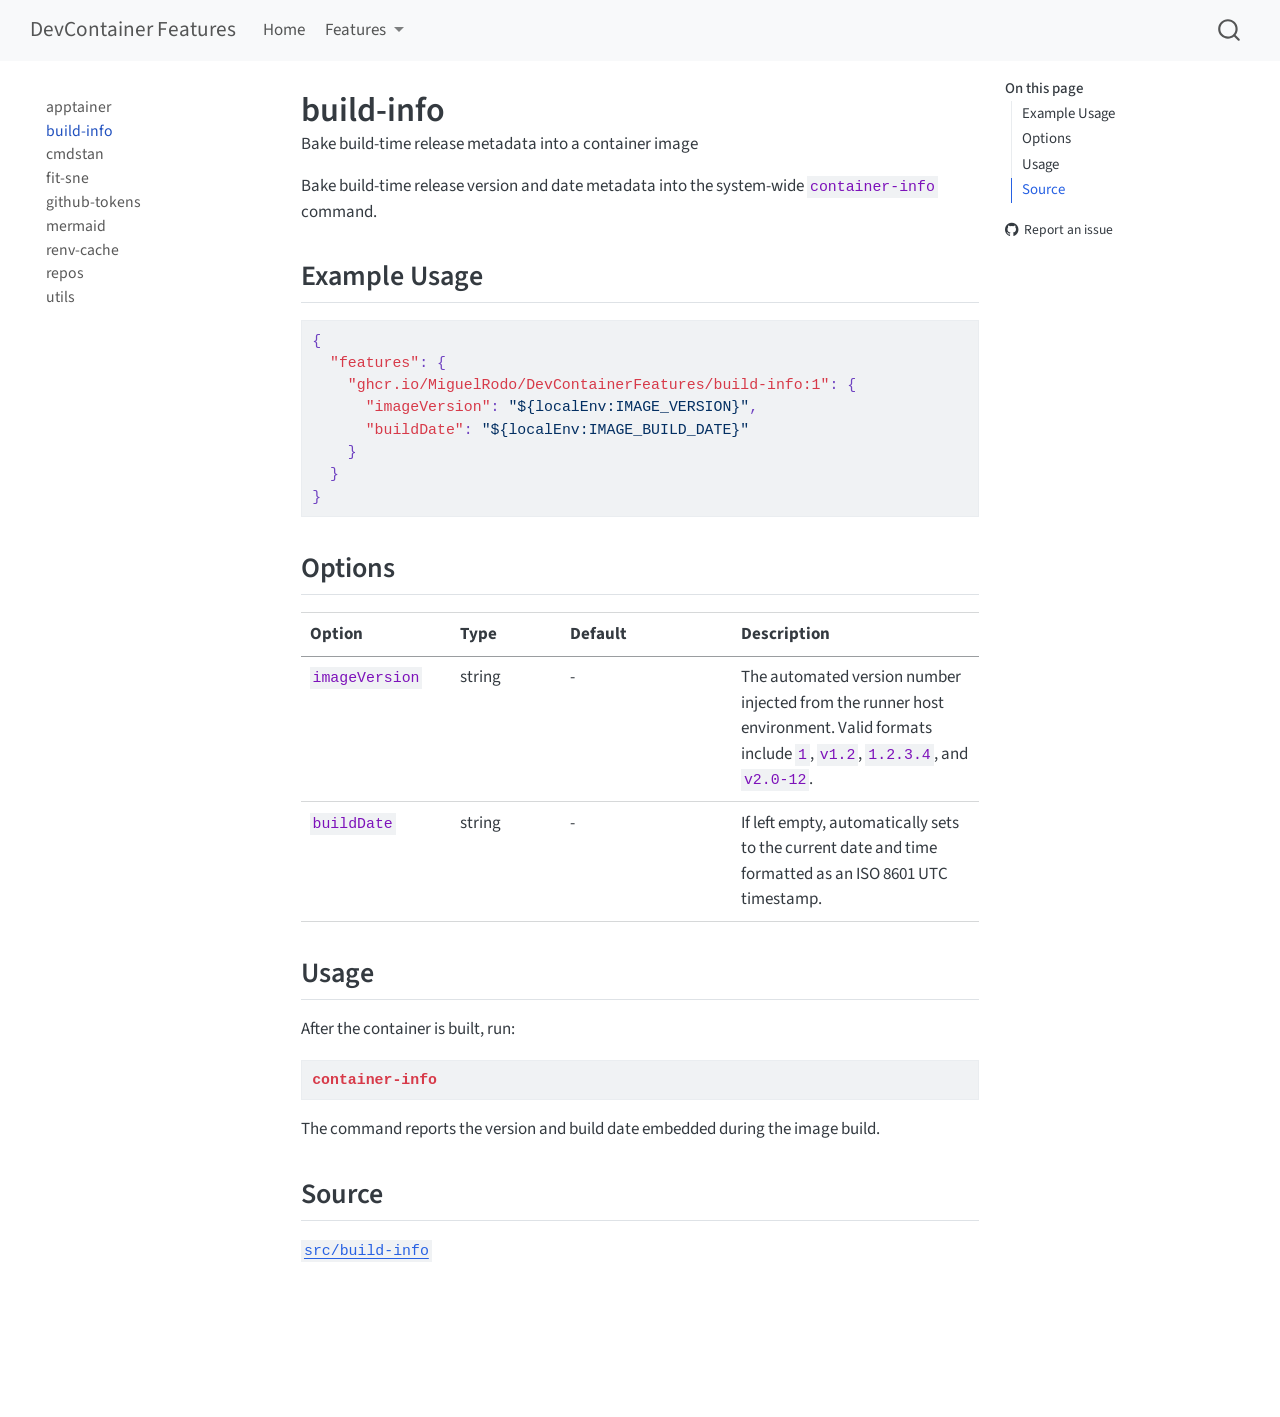
<file: features/build-info.html>
<!DOCTYPE html>
<html xmlns="http://www.w3.org/1999/xhtml" lang="en" xml:lang="en"><head>

<meta charset="utf-8">
<meta name="generator" content="quarto-1.10.18">

<meta name="viewport" content="width=device-width, initial-scale=1.0, user-scalable=yes">

<meta name="description" content="Bake build-time release metadata into a container image">

<title>build-info – DevContainer Features</title>
<style>
/* Default styles provided by pandoc.
** See https://pandoc.org/MANUAL.html#variables-for-html for config info.
*/
span.smallcaps{font-variant: small-caps;}
div.columns{display: flex; gap: 1.5em;}
div.column{flex: auto;}
@media screen {
div.columns{gap: min(4vw, 1.5em);}
div.column{overflow-x: auto;}
}
div.hanging-indent{margin-left: 1.5em; text-indent: -1.5em;}
ul.task-list{list-style: none;}
ul.task-list li input[type="checkbox"] {
  width: 0.8em;
  margin: 0 0.8em 0.2em -1em; /* quarto-specific, see https://github.com/quarto-dev/quarto-cli/issues/4556 */ 
  vertical-align: middle;
}
/* CSS for syntax highlighting */
html { -webkit-text-size-adjust: 100%; }
pre > code.sourceCode { white-space: pre; position: relative; }
pre > code.sourceCode > span { display: inline-block; line-height: 1.25; }
pre > code.sourceCode > span:empty { height: 1.2em; }
.sourceCode { overflow: visible; }
code.sourceCode > span { color: inherit; text-decoration: inherit; }
div.sourceCode { margin: 1em 0; }
pre.sourceCode { margin: 0; }
@media screen {
div.sourceCode { overflow: auto; }
}
@media print {
pre > code.sourceCode { white-space: pre-wrap; }
pre > code.sourceCode > span { text-indent: -5em; padding-left: 5em; }
}
pre.numberSource code
  { counter-reset: source-line 0; }
pre.numberSource code > span
  { position: relative; left: -4em; counter-increment: source-line; }
pre.numberSource code > span > a:first-child::before
  { content: counter(source-line);
    position: relative; left: -1em; text-align: right; vertical-align: baseline;
    border: none; display: inline-block;
    -webkit-touch-callout: none; -webkit-user-select: none;
    -khtml-user-select: none; -moz-user-select: none;
    -ms-user-select: none; user-select: none;
    padding: 0 4px; width: 4em;
  }
pre.numberSource { margin-left: 3em;  padding-left: 4px; }
div.sourceCode
  {   }
@media screen {
pre > code.sourceCode > span > a:first-child::before { text-decoration: underline; }
}
</style>


<script src="../site_libs/quarto-nav/quarto-nav.js"></script>
<script src="../site_libs/quarto-nav/headroom.min.js"></script>
<script src="../site_libs/clipboard/clipboard.min.js"></script>
<script src="../site_libs/quarto-search/autocomplete.umd.js"></script>
<script src="../site_libs/quarto-search/fuse.min.js"></script>
<script src="../site_libs/quarto-search/quarto-search.js"></script>
<meta name="quarto:offset" content="../">
<script src="../site_libs/quarto-html/quarto.js" type="module"></script>
<script src="../site_libs/quarto-html/tabsets/tabsets.js" type="module"></script>
<script src="../site_libs/quarto-html/popper.min.js"></script>
<script src="../site_libs/quarto-html/tippy.umd.min.js"></script>
<script src="../site_libs/quarto-html/anchor.min.js"></script>
<link href="../site_libs/quarto-html/tippy.css" rel="stylesheet">
<link href="../site_libs/quarto-html/quarto-syntax-highlighting-bb62276ab45c84d9efd712f51ff97b5a.css" rel="stylesheet" id="quarto-text-highlighting-styles">
<script src="../site_libs/bootstrap/bootstrap.min.js"></script>
<link href="../site_libs/bootstrap/bootstrap-icons.css" rel="stylesheet">
<link href="../site_libs/bootstrap/bootstrap-2e3c3e6b6942b69ade587f612ecdfdd0.min.css" rel="stylesheet" append-hash="true" id="quarto-bootstrap" data-mode="light">
<script id="quarto-search-options" type="application/json">{
  "location": "navbar",
  "copy-button": false,
  "collapse-after": 3,
  "panel-placement": "end",
  "type": "overlay",
  "limit": 50,
  "keyboard-shortcut": [
    "f",
    "/",
    "s"
  ],
  "show-item-context": false,
  "language": {
    "search-no-results-text": "No results",
    "search-matching-documents-text": "matching documents",
    "search-copy-link-title": "Copy link to search",
    "search-hide-matches-text": "Hide additional matches",
    "search-more-match-text": "more match in this document",
    "search-more-matches-text": "more matches in this document",
    "search-clear-button-title": "Clear",
    "search-text-placeholder": "",
    "search-detached-cancel-button-title": "Cancel",
    "search-submit-button-title": "Submit",
    "search-label": "Search"
  }
}</script>


</head>

<body class="nav-sidebar floating nav-fixed quarto-light">

<div id="quarto-search-results"></div>
  <header id="quarto-header" class="headroom fixed-top">
    <nav class="navbar navbar-expand-lg " data-bs-theme="dark">
      <div class="navbar-container container-fluid">
      <div class="navbar-brand-container mx-auto">
    <a class="navbar-brand" href="../index.html">
    <span class="navbar-title">DevContainer Features</span>
    </a>
  </div>
            <div id="quarto-search" class="" title="Search"></div>
          <button class="navbar-toggler" type="button" data-bs-toggle="collapse" data-bs-target="#navbarCollapse" aria-controls="navbarCollapse" role="menu" aria-expanded="false" aria-label="Toggle navigation" onclick="if (window.quartoToggleHeadroom) { window.quartoToggleHeadroom(); }">
  <span class="navbar-toggler-icon"></span>
</button>
          <div class="collapse navbar-collapse" id="navbarCollapse">
            <ul class="navbar-nav navbar-nav-scroll me-auto">
  <li class="nav-item">
    <a class="nav-link" href="../index.html"> 
<span class="menu-text">Home</span></a>
  </li>  
  <li class="nav-item dropdown ">
    <a class="nav-link dropdown-toggle" href="#" id="nav-menu-features" role="link" data-bs-toggle="dropdown" aria-expanded="false">
 <span class="menu-text">Features</span>
    </a>
    <ul class="dropdown-menu" aria-labelledby="nav-menu-features">    
        <li>
    <a class="dropdown-item" href="../features/apptainer.html">
 <span class="dropdown-text">apptainer</span></a>
  </li>  
        <li>
    <a class="dropdown-item" href="../features/build-info.html">
 <span class="dropdown-text">build-info</span></a>
  </li>  
        <li>
    <a class="dropdown-item" href="../features/cmdstan.html">
 <span class="dropdown-text">cmdstan</span></a>
  </li>  
        <li>
    <a class="dropdown-item" href="../features/fit-sne.html">
 <span class="dropdown-text">fit-sne</span></a>
  </li>  
        <li>
    <a class="dropdown-item" href="../features/github-tokens.html">
 <span class="dropdown-text">github-tokens</span></a>
  </li>  
        <li>
    <a class="dropdown-item" href="../features/mermaid.html">
 <span class="dropdown-text">mermaid</span></a>
  </li>  
        <li>
    <a class="dropdown-item" href="../features/renv-cache.html">
 <span class="dropdown-text">renv-cache</span></a>
  </li>  
        <li>
    <a class="dropdown-item" href="../features/repos.html">
 <span class="dropdown-text">repos (deprecated)</span></a>
  </li>  
        <li>
    <a class="dropdown-item" href="../features/utils.html">
 <span class="dropdown-text">utils</span></a>
  </li>  
    </ul>
  </li>
</ul>
          </div> <!-- /navcollapse -->
            <div class="quarto-navbar-tools">
</div>
      </div> <!-- /container-fluid -->
    </nav>
  <nav class="quarto-secondary-nav">
    <div class="container-fluid d-flex">
      <button type="button" class="quarto-btn-toggle btn" data-bs-toggle="collapse" role="button" data-bs-target=".quarto-sidebar-collapse-item" aria-controls="quarto-sidebar" aria-expanded="false" aria-label="Toggle sidebar navigation" onclick="if (window.quartoToggleHeadroom) { window.quartoToggleHeadroom(); }">
        <i class="bi bi-layout-text-sidebar-reverse"></i>
      </button>
        <nav class="quarto-page-breadcrumbs" aria-label="breadcrumb"><ol class="breadcrumb"><li class="breadcrumb-item"><a href="../features/build-info.html">build-info</a></li></ol></nav>
        <a class="flex-grow-1" role="navigation" data-bs-toggle="collapse" data-bs-target=".quarto-sidebar-collapse-item" aria-controls="quarto-sidebar" aria-expanded="false" aria-label="Toggle sidebar navigation" onclick="if (window.quartoToggleHeadroom) { window.quartoToggleHeadroom(); }">      
        </a>
    </div>
  </nav>
</header>
<!-- content -->
<div id="quarto-content" class="quarto-container page-columns page-rows-contents page-layout-article page-navbar">
<!-- sidebar -->
  <nav id="quarto-sidebar" class="sidebar collapse collapse-horizontal quarto-sidebar-collapse-item sidebar-navigation floating overflow-auto">
    <div class="sidebar-menu-container"> 
    <ul class="list-unstyled mt-1">
        <li class="sidebar-item">
  <div class="sidebar-item-container"> 
  <a href="../features/apptainer.html" class="sidebar-item-text sidebar-link">
 <span class="menu-text">apptainer</span></a>
  </div>
</li>
        <li class="sidebar-item">
  <div class="sidebar-item-container"> 
  <a href="../features/build-info.html" class="sidebar-item-text sidebar-link active">
 <span class="menu-text">build-info</span></a>
  </div>
</li>
        <li class="sidebar-item">
  <div class="sidebar-item-container"> 
  <a href="../features/cmdstan.html" class="sidebar-item-text sidebar-link">
 <span class="menu-text">cmdstan</span></a>
  </div>
</li>
        <li class="sidebar-item">
  <div class="sidebar-item-container"> 
  <a href="../features/fit-sne.html" class="sidebar-item-text sidebar-link">
 <span class="menu-text">fit-sne</span></a>
  </div>
</li>
        <li class="sidebar-item">
  <div class="sidebar-item-container"> 
  <a href="../features/github-tokens.html" class="sidebar-item-text sidebar-link">
 <span class="menu-text">github-tokens</span></a>
  </div>
</li>
        <li class="sidebar-item">
  <div class="sidebar-item-container"> 
  <a href="../features/mermaid.html" class="sidebar-item-text sidebar-link">
 <span class="menu-text">mermaid</span></a>
  </div>
</li>
        <li class="sidebar-item">
  <div class="sidebar-item-container"> 
  <a href="../features/renv-cache.html" class="sidebar-item-text sidebar-link">
 <span class="menu-text">renv-cache</span></a>
  </div>
</li>
        <li class="sidebar-item">
  <div class="sidebar-item-container"> 
  <a href="../features/repos.html" class="sidebar-item-text sidebar-link">
 <span class="menu-text">repos</span></a>
  </div>
</li>
        <li class="sidebar-item">
  <div class="sidebar-item-container"> 
  <a href="../features/utils.html" class="sidebar-item-text sidebar-link">
 <span class="menu-text">utils</span></a>
  </div>
</li>
    </ul>
    </div>
</nav>
<div id="quarto-sidebar-glass" class="quarto-sidebar-collapse-item" data-bs-toggle="collapse" data-bs-target=".quarto-sidebar-collapse-item"></div>
<!-- margin-sidebar -->
    <div id="quarto-margin-sidebar" class="sidebar margin-sidebar">
        <nav id="TOC" role="doc-toc" class="toc-active">
    <h2 id="toc-title">On this page</h2>
   
  <ul>
  <li><a href="#example-usage" id="toc-example-usage" class="nav-link active" data-scroll-target="#example-usage">Example Usage</a></li>
  <li><a href="#options" id="toc-options" class="nav-link" data-scroll-target="#options">Options</a></li>
  <li><a href="#usage" id="toc-usage" class="nav-link" data-scroll-target="#usage">Usage</a></li>
  <li><a href="#source" id="toc-source" class="nav-link" data-scroll-target="#source">Source</a></li>
  </ul>
<div class="toc-actions"><ul><li><a href="https://github.com/MiguelRodo/DevContainerFeatures/issues/new" class="toc-action"><i class="bi bi-github"></i>Report an issue</a></li></ul></div></nav>
    </div>
<!-- main -->
<main class="content" id="quarto-document-content">

<header id="title-block-header" class="quarto-title-block default">
<div class="quarto-title">
<h1 class="title">build-info</h1>
</div>

<div>
  <div class="description">
    Bake build-time release metadata into a container image
  </div>
</div>


<div class="quarto-title-meta">

    
  
    
  </div>
  


</header>


<p>Bake build-time release version and date metadata into the system-wide <code>container-info</code> command.</p>
<section id="example-usage" class="level2">
<h2 class="anchored" data-anchor-id="example-usage">Example Usage</h2>
<div class="code-copy-outer-scaffold"><div class="sourceCode" id="cb1"><pre class="sourceCode json code-with-copy"><code class="sourceCode json"><span id="cb1-1"><a href="#cb1-1" aria-hidden="true" tabindex="-1"></a><span class="fu">{</span></span>
<span id="cb1-2"><a href="#cb1-2" aria-hidden="true" tabindex="-1"></a>  <span class="dt">"features"</span><span class="fu">:</span> <span class="fu">{</span></span>
<span id="cb1-3"><a href="#cb1-3" aria-hidden="true" tabindex="-1"></a>    <span class="dt">"ghcr.io/MiguelRodo/DevContainerFeatures/build-info:1"</span><span class="fu">:</span> <span class="fu">{</span></span>
<span id="cb1-4"><a href="#cb1-4" aria-hidden="true" tabindex="-1"></a>      <span class="dt">"imageVersion"</span><span class="fu">:</span> <span class="st">"${localEnv:IMAGE_VERSION}"</span><span class="fu">,</span></span>
<span id="cb1-5"><a href="#cb1-5" aria-hidden="true" tabindex="-1"></a>      <span class="dt">"buildDate"</span><span class="fu">:</span> <span class="st">"${localEnv:IMAGE_BUILD_DATE}"</span></span>
<span id="cb1-6"><a href="#cb1-6" aria-hidden="true" tabindex="-1"></a>    <span class="fu">}</span></span>
<span id="cb1-7"><a href="#cb1-7" aria-hidden="true" tabindex="-1"></a>  <span class="fu">}</span></span>
<span id="cb1-8"><a href="#cb1-8" aria-hidden="true" tabindex="-1"></a><span class="fu">}</span></span></code></pre></div><button title="Copy to Clipboard" class="code-copy-button"><i class="bi"></i></button></div>
</section>
<section id="options" class="level2">
<h2 class="anchored" data-anchor-id="options">Options</h2>
<table class="caption-top table">
<colgroup>
<col style="width: 22%">
<col style="width: 16%">
<col style="width: 25%">
<col style="width: 36%">
</colgroup>
<thead>
<tr class="header">
<th>Option</th>
<th>Type</th>
<th>Default</th>
<th>Description</th>
</tr>
</thead>
<tbody>
<tr class="odd">
<td><code>imageVersion</code></td>
<td>string</td>
<td>-</td>
<td>The automated version number injected from the runner host environment. Valid formats include <code>1</code>, <code>v1.2</code>, <code>1.2.3.4</code>, and <code>v2.0-12</code>.</td>
</tr>
<tr class="even">
<td><code>buildDate</code></td>
<td>string</td>
<td>-</td>
<td>If left empty, automatically sets to the current date and time formatted as an ISO 8601 UTC timestamp.</td>
</tr>
</tbody>
</table>
</section>
<section id="usage" class="level2">
<h2 class="anchored" data-anchor-id="usage">Usage</h2>
<p>After the container is built, run:</p>
<div class="code-copy-outer-scaffold"><div class="sourceCode" id="cb2"><pre class="sourceCode bash code-with-copy"><code class="sourceCode bash"><span id="cb2-1"><a href="#cb2-1" aria-hidden="true" tabindex="-1"></a><span class="ex">container-info</span></span></code></pre></div><button title="Copy to Clipboard" class="code-copy-button"><i class="bi"></i></button></div>
<p>The command reports the version and build date embedded during the image build.</p>
</section>
<section id="source" class="level2">
<h2 class="anchored" data-anchor-id="source">Source</h2>
<p><a href="https://github.com/MiguelRodo/DevContainerFeatures/tree/main/src/build-info"><code>src/build-info</code></a></p>


</section>

</main> <!-- /main -->
<script id="quarto-html-after-body" type="application/javascript">
  window.document.addEventListener("DOMContentLoaded", function (event) {
    const icon = "";
    const anchorJS = new window.AnchorJS();
    anchorJS.options = {
      placement: 'right',
      icon: icon
    };
    anchorJS.add('.anchored');
    const isCodeAnnotation = (el) => {
      for (const clz of el.classList) {
        if (clz.startsWith('code-annotation-')) {                     
          return true;
        }
      }
      return false;
    }
    const onCopySuccess = function(e) {
      // button target
      const button = e.trigger;
      // don't keep focus
      button.blur();
      // flash "checked"
      button.classList.add('code-copy-button-checked');
      var currentTitle = button.getAttribute("title");
      button.setAttribute("title", "Copied!");
      let tooltip;
      if (window.bootstrap) {
        button.setAttribute("data-bs-toggle", "tooltip");
        button.setAttribute("data-bs-placement", "left");
        button.setAttribute("data-bs-title", "Copied!");
        tooltip = new bootstrap.Tooltip(button, 
          { trigger: "manual", 
            customClass: "code-copy-button-tooltip",
            offset: [0, -8]});
        tooltip.show();    
      }
      setTimeout(function() {
        if (tooltip) {
          tooltip.hide();
          button.removeAttribute("data-bs-title");
          button.removeAttribute("data-bs-toggle");
          button.removeAttribute("data-bs-placement");
        }
        button.setAttribute("title", currentTitle);
        button.classList.remove('code-copy-button-checked');
      }, 1000);
      // clear code selection
      e.clearSelection();
    }
    const getTextToCopy = function(trigger) {
      const outerScaffold = trigger.parentElement.cloneNode(true);
      const codeEl = outerScaffold.querySelector('code');
      for (const childEl of codeEl.children) {
        if (isCodeAnnotation(childEl)) {
          childEl.remove();
        }
      }
      return codeEl.innerText;
    }
    const clipboard = new window.ClipboardJS('.code-copy-button:not([data-in-quarto-modal])', {
      text: getTextToCopy
    });
    clipboard.on('success', onCopySuccess);
    if (window.document.getElementById('quarto-embedded-source-code-modal')) {
      const clipboardModal = new window.ClipboardJS('.code-copy-button[data-in-quarto-modal]', {
        text: getTextToCopy,
        container: window.document.getElementById('quarto-embedded-source-code-modal')
      });
      clipboardModal.on('success', onCopySuccess);
    }
      var localhostRegex = new RegExp(/^(?:http|https):\/\/localhost\:?[0-9]*\//);
      var mailtoRegex = new RegExp(/^mailto:/);
        var filterRegex = new RegExp("https:\/\/MiguelRodo\.github\.io\/DevContainerFeatures\/");
      var isInternal = (href) => {
          return filterRegex.test(href) || localhostRegex.test(href) || mailtoRegex.test(href);
      }
      // Inspect non-navigation links and adorn them if external
     var links = window.document.querySelectorAll('a[href]:not(.nav-link):not(.navbar-brand):not(.toc-action):not(.sidebar-link):not(.sidebar-item-toggle):not(.pagination-link):not(.no-external):not([aria-hidden]):not(.dropdown-item):not(.quarto-navigation-tool):not(.about-link)');
      for (var i=0; i<links.length; i++) {
        const link = links[i];
        if (!isInternal(link.href)) {
          // undo the damage that might have been done by quarto-nav.js in the case of
          // links that we want to consider external
          if (link.dataset.originalHref !== undefined) {
            link.href = link.dataset.originalHref;
          }
        }
      }
    function tippyHover(el, contentFn, onTriggerFn, onUntriggerFn) {
      const config = {
        allowHTML: true,
        maxWidth: 500,
        delay: 100,
        arrow: false,
        appendTo: function(el) {
            return el.parentElement;
        },
        interactive: true,
        interactiveBorder: 10,
        theme: 'quarto',
        placement: 'bottom-start',
      };
      if (contentFn) {
        config.content = contentFn;
      }
      if (onTriggerFn) {
        config.onTrigger = onTriggerFn;
      }
      if (onUntriggerFn) {
        config.onUntrigger = onUntriggerFn;
      }
      window.tippy(el, config); 
    }
    const noterefs = window.document.querySelectorAll('a[role="doc-noteref"]');
    for (var i=0; i<noterefs.length; i++) {
      const ref = noterefs[i];
      tippyHover(ref, function() {
        // use id or data attribute instead here
        let href = ref.getAttribute('data-footnote-href') || ref.getAttribute('href');
        try { href = new URL(href).hash; } catch {}
        const id = href.replace(/^#\/?/, "");
        const note = window.document.getElementById(id);
        if (note) {
          return note.innerHTML;
        } else {
          return "";
        }
      });
    }
    const xrefs = window.document.querySelectorAll('a.quarto-xref');
    const processXRef = (id, note) => {
      // Strip column container classes
      const stripColumnClz = (el) => {
        el.classList.remove("page-full", "page-columns");
        if (el.children) {
          for (const child of el.children) {
            stripColumnClz(child);
          }
        }
      }
      stripColumnClz(note)
      if (id === null || id.startsWith('sec-')) {
        // Special case sections, only their first couple elements
        const container = document.createElement("div");
        if (note.children && note.children.length > 2) {
          container.appendChild(note.children[0].cloneNode(true));
          for (let i = 1; i < note.children.length; i++) {
            const child = note.children[i];
            if (child.tagName === "P" && child.innerText === "") {
              continue;
            } else {
              container.appendChild(child.cloneNode(true));
              break;
            }
          }
          if (window.Quarto?.typesetMath) {
            window.Quarto.typesetMath(container);
          }
          return container.innerHTML
        } else {
          if (window.Quarto?.typesetMath) {
            window.Quarto.typesetMath(note);
          }
          return note.innerHTML;
        }
      } else {
        // Remove any anchor links if they are present
        const anchorLink = note.querySelector('a.anchorjs-link');
        if (anchorLink) {
          anchorLink.remove();
        }
        if (window.Quarto?.typesetMath) {
          window.Quarto.typesetMath(note);
        }
        if (note.classList.contains("callout")) {
          return note.outerHTML;
        } else {
          return note.innerHTML;
        }
      }
    }
    for (var i=0; i<xrefs.length; i++) {
      const xref = xrefs[i];
      tippyHover(xref, undefined, function(instance) {
        instance.disable();
        let url = xref.getAttribute('href');
        let hash = undefined; 
        if (url.startsWith('#')) {
          hash = url;
        } else {
          try { hash = new URL(url).hash; } catch {}
        }
        if (hash) {
          const id = hash.replace(/^#\/?/, "");
          const note = window.document.getElementById(id);
          if (note !== null) {
            try {
              const html = processXRef(id, note.cloneNode(true));
              instance.setContent(html);
            } finally {
              instance.enable();
              instance.show();
            }
          } else {
            // See if we can fetch this
            fetch(url.split('#')[0])
            .then(res => res.text())
            .then(html => {
              const parser = new DOMParser();
              const htmlDoc = parser.parseFromString(html, "text/html");
              const note = htmlDoc.getElementById(id);
              if (note !== null) {
                const html = processXRef(id, note);
                instance.setContent(html);
              } 
            }).finally(() => {
              instance.enable();
              instance.show();
            });
          }
        } else {
          // See if we can fetch a full url (with no hash to target)
          // This is a special case and we should probably do some content thinning / targeting
          fetch(url)
          .then(res => res.text())
          .then(html => {
            const parser = new DOMParser();
            const htmlDoc = parser.parseFromString(html, "text/html");
            const note = htmlDoc.querySelector('main.content');
            if (note !== null) {
              // This should only happen for chapter cross references
              // (since there is no id in the URL)
              // remove the first header
              if (note.children.length > 0 && note.children[0].tagName === "HEADER") {
                note.children[0].remove();
              }
              const html = processXRef(null, note);
              instance.setContent(html);
            } 
          }).finally(() => {
            instance.enable();
            instance.show();
          });
        }
      }, function(instance) {
      });
    }
        let selectedAnnoteEl;
        const selectorForAnnotation = ( cell, annotation) => {
          let cellAttr = 'data-code-cell="' + cell + '"';
          let lineAttr = 'data-code-annotation="' +  annotation + '"';
          const selector = 'span[' + cellAttr + '][' + lineAttr + ']';
          return selector;
        }
        const selectCodeLines = (annoteEl) => {
          const doc = window.document;
          const targetCell = annoteEl.getAttribute("data-target-cell");
          const targetAnnotation = annoteEl.getAttribute("data-target-annotation");
          const annoteSpan = window.document.querySelector(selectorForAnnotation(targetCell, targetAnnotation));
          const lines = annoteSpan.getAttribute("data-code-lines").split(",");
          const lineIds = lines.map((line) => {
            return targetCell + "-" + line;
          })
          let top = null;
          let height = null;
          let parent = null;
          if (lineIds.length > 0) {
              //compute the position of the single el (top and bottom and make a div)
              const el = window.document.getElementById(lineIds[0]);
              top = el.offsetTop;
              height = el.offsetHeight;
              parent = el.parentElement.parentElement;
            if (lineIds.length > 1) {
              const lastEl = window.document.getElementById(lineIds[lineIds.length - 1]);
              const bottom = lastEl.offsetTop + lastEl.offsetHeight;
              height = bottom - top;
            }
            if (top !== null && height !== null && parent !== null) {
              // cook up a div (if necessary) and position it 
              let div = window.document.getElementById("code-annotation-line-highlight");
              if (div === null) {
                div = window.document.createElement("div");
                div.setAttribute("id", "code-annotation-line-highlight");
                div.style.position = 'absolute';
                parent.appendChild(div);
              }
              div.style.top = top - 2 + "px";
              div.style.height = height + 4 + "px";
              div.style.left = 0;
              let gutterDiv = window.document.getElementById("code-annotation-line-highlight-gutter");
              if (gutterDiv === null) {
                gutterDiv = window.document.createElement("div");
                gutterDiv.setAttribute("id", "code-annotation-line-highlight-gutter");
                gutterDiv.style.position = 'absolute';
                const codeCell = window.document.getElementById(targetCell);
                const gutter = codeCell.querySelector('.code-annotation-gutter');
                gutter.appendChild(gutterDiv);
              }
              gutterDiv.style.top = top - 2 + "px";
              gutterDiv.style.height = height + 4 + "px";
            }
            selectedAnnoteEl = annoteEl;
          }
        };
        const unselectCodeLines = () => {
          const elementsIds = ["code-annotation-line-highlight", "code-annotation-line-highlight-gutter"];
          elementsIds.forEach((elId) => {
            const div = window.document.getElementById(elId);
            if (div) {
              div.remove();
            }
          });
          selectedAnnoteEl = undefined;
        };
          // Handle positioning of the toggle
      window.addEventListener(
        "resize",
        throttle(() => {
          elRect = undefined;
          if (selectedAnnoteEl) {
            selectCodeLines(selectedAnnoteEl);
          }
        }, 10)
      );
      function throttle(fn, ms) {
      let throttle = false;
      let timer;
        return (...args) => {
          if(!throttle) { // first call gets through
              fn.apply(this, args);
              throttle = true;
          } else { // all the others get throttled
              if(timer) clearTimeout(timer); // cancel #2
              timer = setTimeout(() => {
                fn.apply(this, args);
                timer = throttle = false;
              }, ms);
          }
        };
      }
        // Attach click handler to the DT
        const annoteDls = window.document.querySelectorAll('dt[data-target-cell]');
        for (const annoteDlNode of annoteDls) {
          annoteDlNode.addEventListener('click', (event) => {
            const clickedEl = event.target;
            if (clickedEl !== selectedAnnoteEl) {
              unselectCodeLines();
              const activeEl = window.document.querySelector('dt[data-target-cell].code-annotation-active');
              if (activeEl) {
                activeEl.classList.remove('code-annotation-active');
              }
              selectCodeLines(clickedEl);
              clickedEl.classList.add('code-annotation-active');
            } else {
              // Unselect the line
              unselectCodeLines();
              clickedEl.classList.remove('code-annotation-active');
            }
          });
        }
    const findCites = (el) => {
      const parentEl = el.parentElement;
      if (parentEl) {
        const cites = parentEl.dataset.cites;
        if (cites) {
          return {
            el,
            cites: cites.split(' ')
          };
        } else {
          return findCites(el.parentElement)
        }
      } else {
        return undefined;
      }
    };
    var bibliorefs = window.document.querySelectorAll('a[role="doc-biblioref"]');
    for (var i=0; i<bibliorefs.length; i++) {
      const ref = bibliorefs[i];
      const citeInfo = findCites(ref);
      if (citeInfo) {
        tippyHover(citeInfo.el, function() {
          var popup = window.document.createElement('div');
          citeInfo.cites.forEach(function(cite) {
            var citeDiv = window.document.createElement('div');
            citeDiv.classList.add('hanging-indent');
            citeDiv.classList.add('csl-entry');
            var biblioDiv = window.document.getElementById('ref-' + cite);
            if (biblioDiv) {
              citeDiv.innerHTML = biblioDiv.innerHTML;
            }
            popup.appendChild(citeDiv);
          });
          return popup.innerHTML;
        });
      }
    }
  });
  </script>
</div> <!-- /content -->




<footer class="footer"><div class="nav-footer"><div class="nav-footer-center"><div class="toc-actions d-sm-block d-md-none"><ul><li><a href="https://github.com/MiguelRodo/DevContainerFeatures/issues/new" class="toc-action"><i class="bi bi-github"></i>Report an issue</a></li></ul></div></div></div></footer></body></html>
</file>
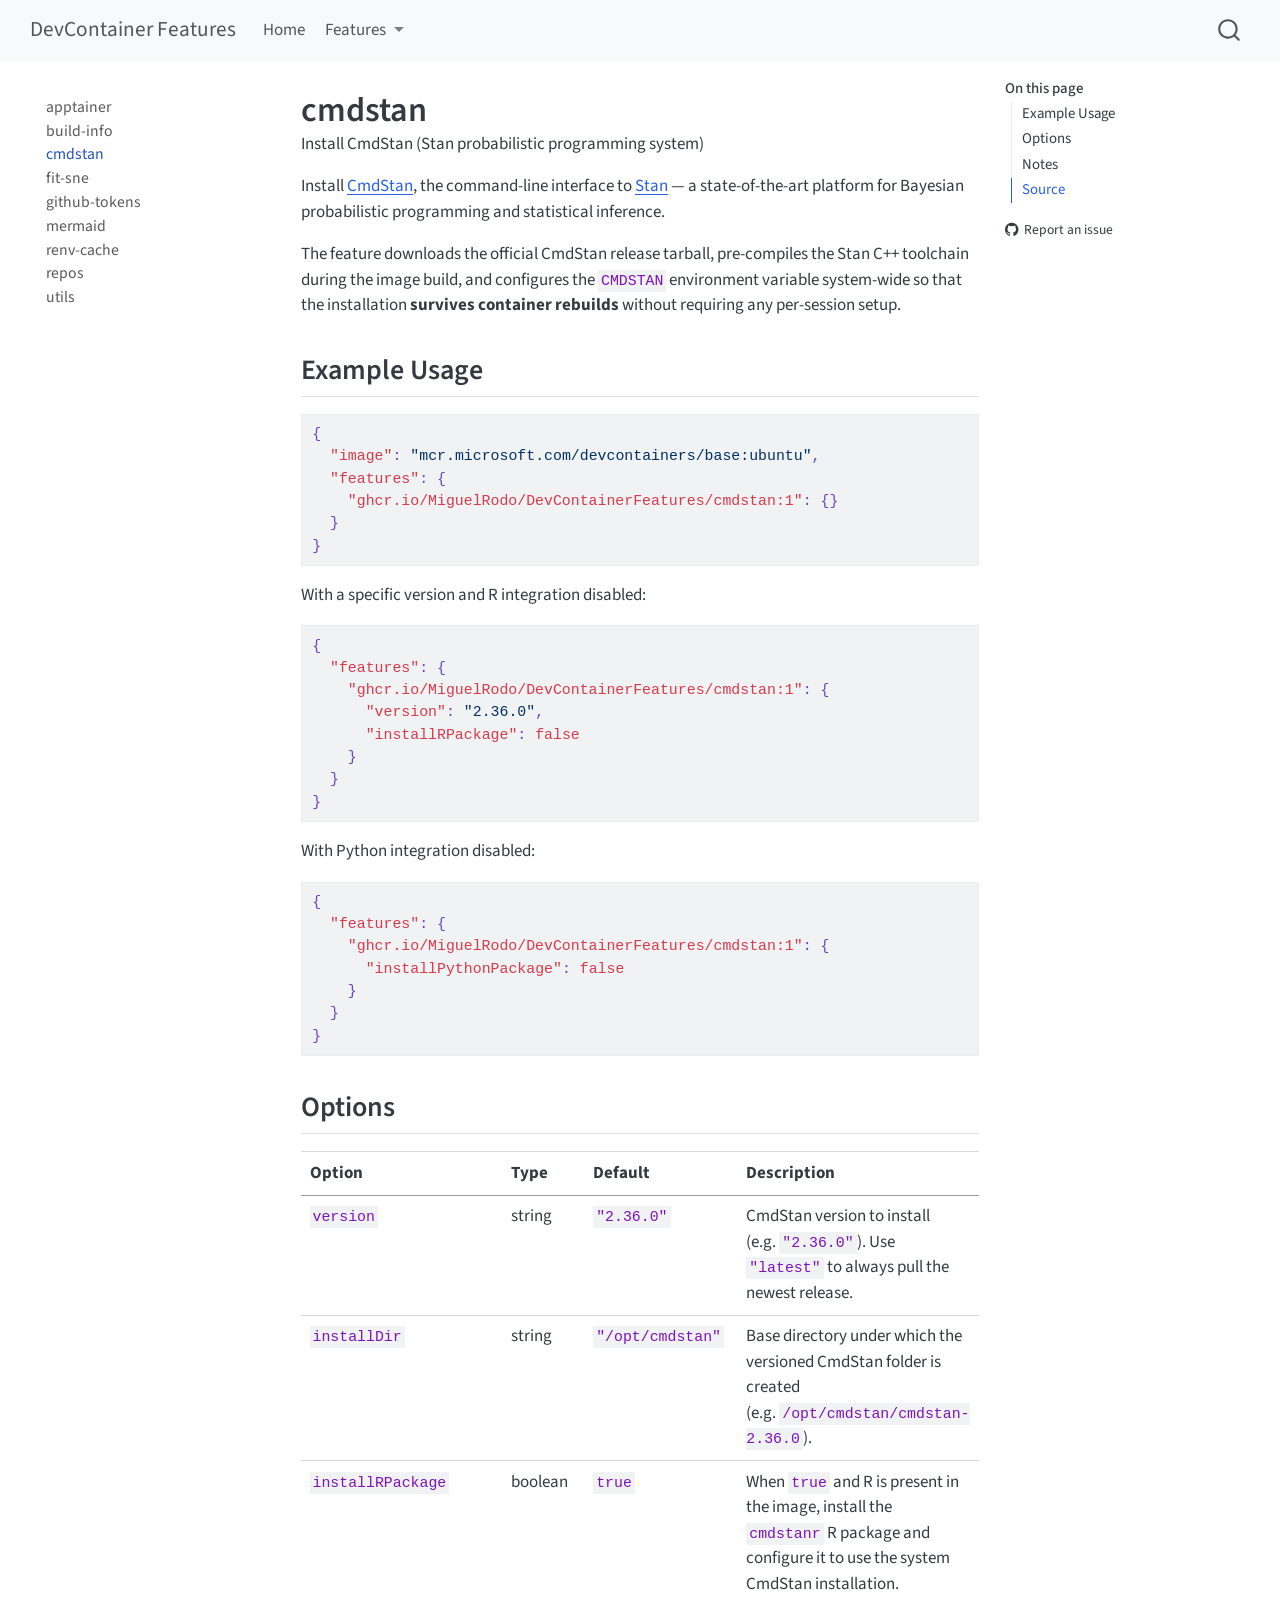
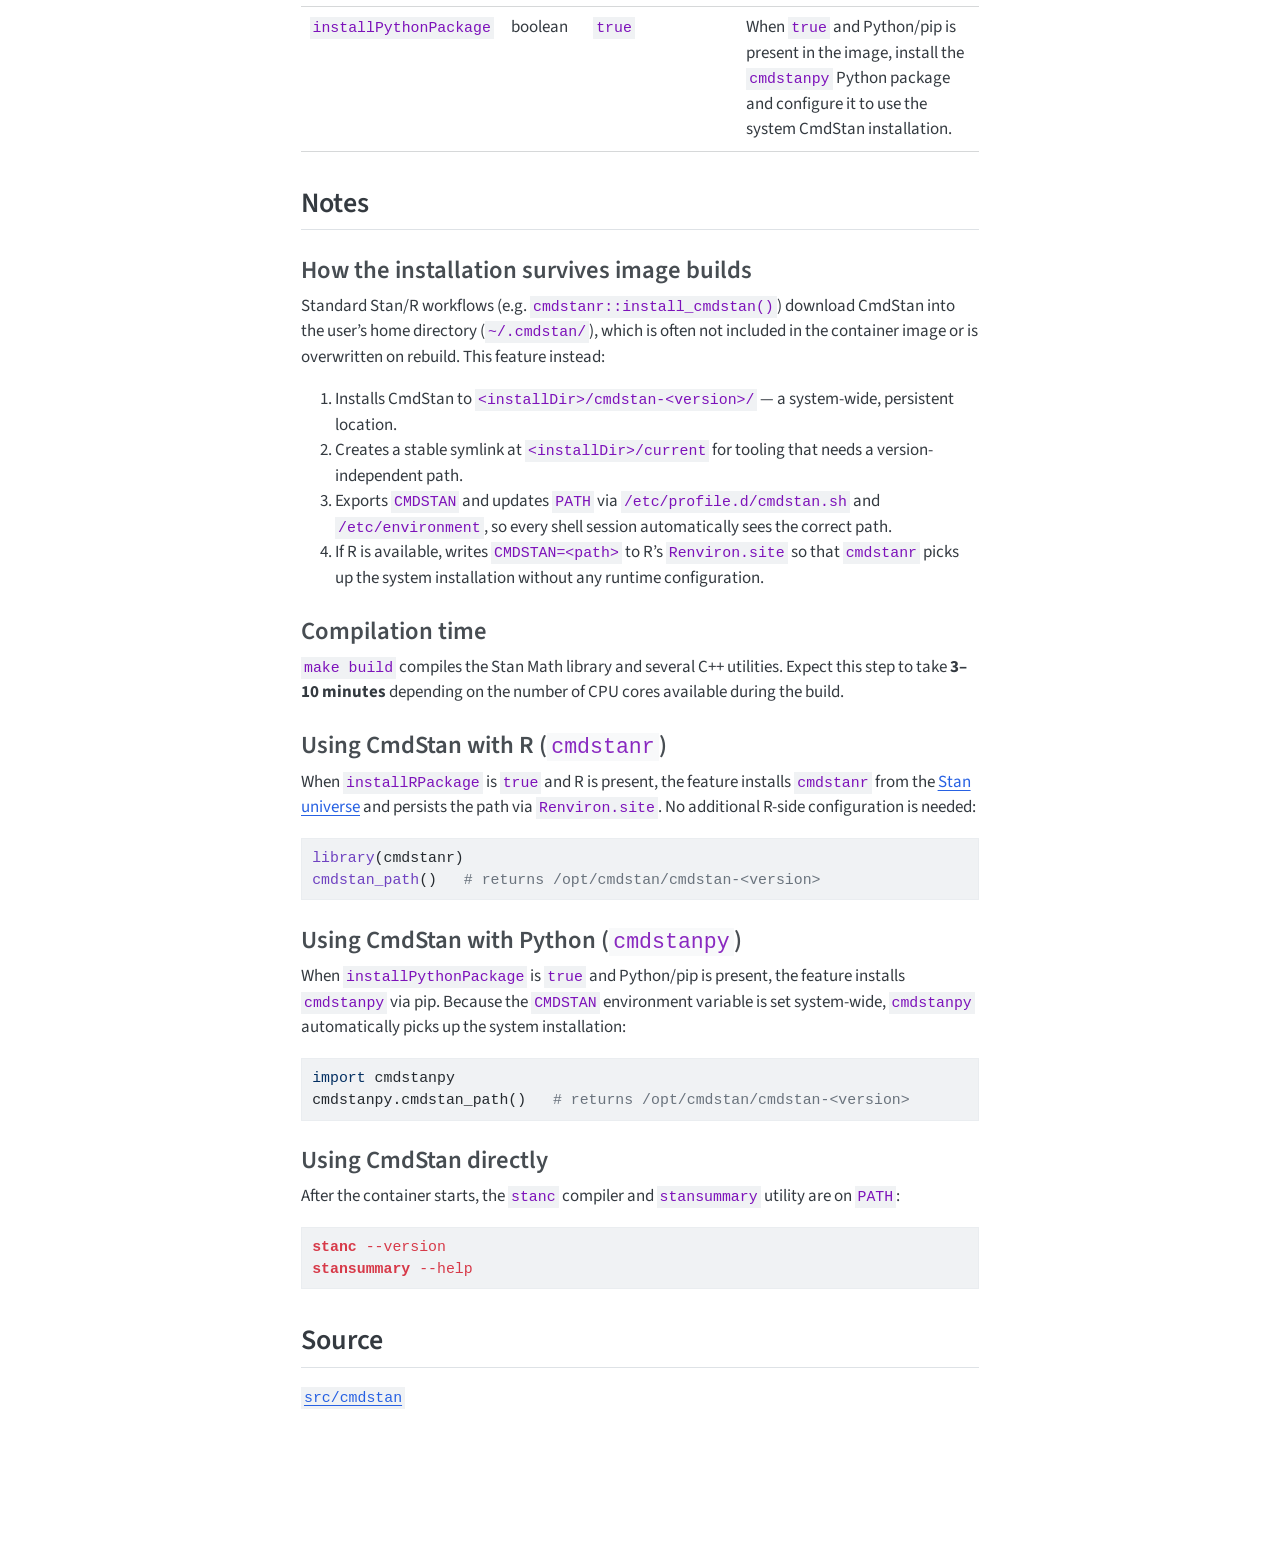
<file: features/cmdstan.html>
<!DOCTYPE html>
<html xmlns="http://www.w3.org/1999/xhtml" lang="en" xml:lang="en"><head>

<meta charset="utf-8">
<meta name="generator" content="quarto-1.10.18">

<meta name="viewport" content="width=device-width, initial-scale=1.0, user-scalable=yes">

<meta name="description" content="Install CmdStan (Stan probabilistic programming system)">

<title>cmdstan – DevContainer Features</title>
<style>
/* Default styles provided by pandoc.
** See https://pandoc.org/MANUAL.html#variables-for-html for config info.
*/
span.smallcaps{font-variant: small-caps;}
div.columns{display: flex; gap: 1.5em;}
div.column{flex: auto;}
@media screen {
div.columns{gap: min(4vw, 1.5em);}
div.column{overflow-x: auto;}
}
div.hanging-indent{margin-left: 1.5em; text-indent: -1.5em;}
ul.task-list{list-style: none;}
ul.task-list li input[type="checkbox"] {
  width: 0.8em;
  margin: 0 0.8em 0.2em -1em; /* quarto-specific, see https://github.com/quarto-dev/quarto-cli/issues/4556 */ 
  vertical-align: middle;
}
/* CSS for syntax highlighting */
html { -webkit-text-size-adjust: 100%; }
pre > code.sourceCode { white-space: pre; position: relative; }
pre > code.sourceCode > span { display: inline-block; line-height: 1.25; }
pre > code.sourceCode > span:empty { height: 1.2em; }
.sourceCode { overflow: visible; }
code.sourceCode > span { color: inherit; text-decoration: inherit; }
div.sourceCode { margin: 1em 0; }
pre.sourceCode { margin: 0; }
@media screen {
div.sourceCode { overflow: auto; }
}
@media print {
pre > code.sourceCode { white-space: pre-wrap; }
pre > code.sourceCode > span { text-indent: -5em; padding-left: 5em; }
}
pre.numberSource code
  { counter-reset: source-line 0; }
pre.numberSource code > span
  { position: relative; left: -4em; counter-increment: source-line; }
pre.numberSource code > span > a:first-child::before
  { content: counter(source-line);
    position: relative; left: -1em; text-align: right; vertical-align: baseline;
    border: none; display: inline-block;
    -webkit-touch-callout: none; -webkit-user-select: none;
    -khtml-user-select: none; -moz-user-select: none;
    -ms-user-select: none; user-select: none;
    padding: 0 4px; width: 4em;
  }
pre.numberSource { margin-left: 3em;  padding-left: 4px; }
div.sourceCode
  {   }
@media screen {
pre > code.sourceCode > span > a:first-child::before { text-decoration: underline; }
}
</style>


<script src="../site_libs/quarto-nav/quarto-nav.js"></script>
<script src="../site_libs/quarto-nav/headroom.min.js"></script>
<script src="../site_libs/clipboard/clipboard.min.js"></script>
<script src="../site_libs/quarto-search/autocomplete.umd.js"></script>
<script src="../site_libs/quarto-search/fuse.min.js"></script>
<script src="../site_libs/quarto-search/quarto-search.js"></script>
<meta name="quarto:offset" content="../">
<script src="../site_libs/quarto-html/quarto.js" type="module"></script>
<script src="../site_libs/quarto-html/tabsets/tabsets.js" type="module"></script>
<script src="../site_libs/quarto-html/popper.min.js"></script>
<script src="../site_libs/quarto-html/tippy.umd.min.js"></script>
<script src="../site_libs/quarto-html/anchor.min.js"></script>
<link href="../site_libs/quarto-html/tippy.css" rel="stylesheet">
<link href="../site_libs/quarto-html/quarto-syntax-highlighting-bb62276ab45c84d9efd712f51ff97b5a.css" rel="stylesheet" id="quarto-text-highlighting-styles">
<script src="../site_libs/bootstrap/bootstrap.min.js"></script>
<link href="../site_libs/bootstrap/bootstrap-icons.css" rel="stylesheet">
<link href="../site_libs/bootstrap/bootstrap-2e3c3e6b6942b69ade587f612ecdfdd0.min.css" rel="stylesheet" append-hash="true" id="quarto-bootstrap" data-mode="light">
<script id="quarto-search-options" type="application/json">{
  "location": "navbar",
  "copy-button": false,
  "collapse-after": 3,
  "panel-placement": "end",
  "type": "overlay",
  "limit": 50,
  "keyboard-shortcut": [
    "f",
    "/",
    "s"
  ],
  "show-item-context": false,
  "language": {
    "search-no-results-text": "No results",
    "search-matching-documents-text": "matching documents",
    "search-copy-link-title": "Copy link to search",
    "search-hide-matches-text": "Hide additional matches",
    "search-more-match-text": "more match in this document",
    "search-more-matches-text": "more matches in this document",
    "search-clear-button-title": "Clear",
    "search-text-placeholder": "",
    "search-detached-cancel-button-title": "Cancel",
    "search-submit-button-title": "Submit",
    "search-label": "Search"
  }
}</script>


</head>

<body class="nav-sidebar floating nav-fixed quarto-light">

<div id="quarto-search-results"></div>
  <header id="quarto-header" class="headroom fixed-top">
    <nav class="navbar navbar-expand-lg " data-bs-theme="dark">
      <div class="navbar-container container-fluid">
      <div class="navbar-brand-container mx-auto">
    <a class="navbar-brand" href="../index.html">
    <span class="navbar-title">DevContainer Features</span>
    </a>
  </div>
            <div id="quarto-search" class="" title="Search"></div>
          <button class="navbar-toggler" type="button" data-bs-toggle="collapse" data-bs-target="#navbarCollapse" aria-controls="navbarCollapse" role="menu" aria-expanded="false" aria-label="Toggle navigation" onclick="if (window.quartoToggleHeadroom) { window.quartoToggleHeadroom(); }">
  <span class="navbar-toggler-icon"></span>
</button>
          <div class="collapse navbar-collapse" id="navbarCollapse">
            <ul class="navbar-nav navbar-nav-scroll me-auto">
  <li class="nav-item">
    <a class="nav-link" href="../index.html"> 
<span class="menu-text">Home</span></a>
  </li>  
  <li class="nav-item dropdown ">
    <a class="nav-link dropdown-toggle" href="#" id="nav-menu-features" role="link" data-bs-toggle="dropdown" aria-expanded="false">
 <span class="menu-text">Features</span>
    </a>
    <ul class="dropdown-menu" aria-labelledby="nav-menu-features">    
        <li>
    <a class="dropdown-item" href="../features/apptainer.html">
 <span class="dropdown-text">apptainer</span></a>
  </li>  
        <li>
    <a class="dropdown-item" href="../features/build-info.html">
 <span class="dropdown-text">build-info</span></a>
  </li>  
        <li>
    <a class="dropdown-item" href="../features/cmdstan.html">
 <span class="dropdown-text">cmdstan</span></a>
  </li>  
        <li>
    <a class="dropdown-item" href="../features/fit-sne.html">
 <span class="dropdown-text">fit-sne</span></a>
  </li>  
        <li>
    <a class="dropdown-item" href="../features/github-tokens.html">
 <span class="dropdown-text">github-tokens</span></a>
  </li>  
        <li>
    <a class="dropdown-item" href="../features/mermaid.html">
 <span class="dropdown-text">mermaid</span></a>
  </li>  
        <li>
    <a class="dropdown-item" href="../features/renv-cache.html">
 <span class="dropdown-text">renv-cache</span></a>
  </li>  
        <li>
    <a class="dropdown-item" href="../features/repos.html">
 <span class="dropdown-text">repos (deprecated)</span></a>
  </li>  
        <li>
    <a class="dropdown-item" href="../features/utils.html">
 <span class="dropdown-text">utils</span></a>
  </li>  
    </ul>
  </li>
</ul>
          </div> <!-- /navcollapse -->
            <div class="quarto-navbar-tools">
</div>
      </div> <!-- /container-fluid -->
    </nav>
  <nav class="quarto-secondary-nav">
    <div class="container-fluid d-flex">
      <button type="button" class="quarto-btn-toggle btn" data-bs-toggle="collapse" role="button" data-bs-target=".quarto-sidebar-collapse-item" aria-controls="quarto-sidebar" aria-expanded="false" aria-label="Toggle sidebar navigation" onclick="if (window.quartoToggleHeadroom) { window.quartoToggleHeadroom(); }">
        <i class="bi bi-layout-text-sidebar-reverse"></i>
      </button>
        <nav class="quarto-page-breadcrumbs" aria-label="breadcrumb"><ol class="breadcrumb"><li class="breadcrumb-item"><a href="../features/cmdstan.html">cmdstan</a></li></ol></nav>
        <a class="flex-grow-1" role="navigation" data-bs-toggle="collapse" data-bs-target=".quarto-sidebar-collapse-item" aria-controls="quarto-sidebar" aria-expanded="false" aria-label="Toggle sidebar navigation" onclick="if (window.quartoToggleHeadroom) { window.quartoToggleHeadroom(); }">      
        </a>
    </div>
  </nav>
</header>
<!-- content -->
<div id="quarto-content" class="quarto-container page-columns page-rows-contents page-layout-article page-navbar">
<!-- sidebar -->
  <nav id="quarto-sidebar" class="sidebar collapse collapse-horizontal quarto-sidebar-collapse-item sidebar-navigation floating overflow-auto">
    <div class="sidebar-menu-container"> 
    <ul class="list-unstyled mt-1">
        <li class="sidebar-item">
  <div class="sidebar-item-container"> 
  <a href="../features/apptainer.html" class="sidebar-item-text sidebar-link">
 <span class="menu-text">apptainer</span></a>
  </div>
</li>
        <li class="sidebar-item">
  <div class="sidebar-item-container"> 
  <a href="../features/build-info.html" class="sidebar-item-text sidebar-link">
 <span class="menu-text">build-info</span></a>
  </div>
</li>
        <li class="sidebar-item">
  <div class="sidebar-item-container"> 
  <a href="../features/cmdstan.html" class="sidebar-item-text sidebar-link active">
 <span class="menu-text">cmdstan</span></a>
  </div>
</li>
        <li class="sidebar-item">
  <div class="sidebar-item-container"> 
  <a href="../features/fit-sne.html" class="sidebar-item-text sidebar-link">
 <span class="menu-text">fit-sne</span></a>
  </div>
</li>
        <li class="sidebar-item">
  <div class="sidebar-item-container"> 
  <a href="../features/github-tokens.html" class="sidebar-item-text sidebar-link">
 <span class="menu-text">github-tokens</span></a>
  </div>
</li>
        <li class="sidebar-item">
  <div class="sidebar-item-container"> 
  <a href="../features/mermaid.html" class="sidebar-item-text sidebar-link">
 <span class="menu-text">mermaid</span></a>
  </div>
</li>
        <li class="sidebar-item">
  <div class="sidebar-item-container"> 
  <a href="../features/renv-cache.html" class="sidebar-item-text sidebar-link">
 <span class="menu-text">renv-cache</span></a>
  </div>
</li>
        <li class="sidebar-item">
  <div class="sidebar-item-container"> 
  <a href="../features/repos.html" class="sidebar-item-text sidebar-link">
 <span class="menu-text">repos</span></a>
  </div>
</li>
        <li class="sidebar-item">
  <div class="sidebar-item-container"> 
  <a href="../features/utils.html" class="sidebar-item-text sidebar-link">
 <span class="menu-text">utils</span></a>
  </div>
</li>
    </ul>
    </div>
</nav>
<div id="quarto-sidebar-glass" class="quarto-sidebar-collapse-item" data-bs-toggle="collapse" data-bs-target=".quarto-sidebar-collapse-item"></div>
<!-- margin-sidebar -->
    <div id="quarto-margin-sidebar" class="sidebar margin-sidebar">
        <nav id="TOC" role="doc-toc" class="toc-active">
    <h2 id="toc-title">On this page</h2>
   
  <ul>
  <li><a href="#example-usage" id="toc-example-usage" class="nav-link active" data-scroll-target="#example-usage">Example Usage</a></li>
  <li><a href="#options" id="toc-options" class="nav-link" data-scroll-target="#options">Options</a></li>
  <li><a href="#notes" id="toc-notes" class="nav-link" data-scroll-target="#notes">Notes</a>
  <ul class="collapse">
  <li><a href="#how-the-installation-survives-image-builds" id="toc-how-the-installation-survives-image-builds" class="nav-link" data-scroll-target="#how-the-installation-survives-image-builds">How the installation survives image builds</a></li>
  <li><a href="#compilation-time" id="toc-compilation-time" class="nav-link" data-scroll-target="#compilation-time">Compilation time</a></li>
  <li><a href="#using-cmdstan-with-r-cmdstanr" id="toc-using-cmdstan-with-r-cmdstanr" class="nav-link" data-scroll-target="#using-cmdstan-with-r-cmdstanr">Using CmdStan with R (<code>cmdstanr</code>)</a></li>
  <li><a href="#using-cmdstan-with-python-cmdstanpy" id="toc-using-cmdstan-with-python-cmdstanpy" class="nav-link" data-scroll-target="#using-cmdstan-with-python-cmdstanpy">Using CmdStan with Python (<code>cmdstanpy</code>)</a></li>
  <li><a href="#using-cmdstan-directly" id="toc-using-cmdstan-directly" class="nav-link" data-scroll-target="#using-cmdstan-directly">Using CmdStan directly</a></li>
  </ul></li>
  <li><a href="#source" id="toc-source" class="nav-link" data-scroll-target="#source">Source</a></li>
  </ul>
<div class="toc-actions"><ul><li><a href="https://github.com/MiguelRodo/DevContainerFeatures/issues/new" class="toc-action"><i class="bi bi-github"></i>Report an issue</a></li></ul></div></nav>
    </div>
<!-- main -->
<main class="content" id="quarto-document-content">

<header id="title-block-header" class="quarto-title-block default">
<div class="quarto-title">
<h1 class="title">cmdstan</h1>
</div>

<div>
  <div class="description">
    Install CmdStan (Stan probabilistic programming system)
  </div>
</div>


<div class="quarto-title-meta">

    
  
    
  </div>
  


</header>


<p>Install <a href="https://mc-stan.org/users/interfaces/cmdstan">CmdStan</a>, the command-line interface to <a href="https://mc-stan.org/">Stan</a> — a state-of-the-art platform for Bayesian probabilistic programming and statistical inference.</p>
<p>The feature downloads the official CmdStan release tarball, pre-compiles the Stan C++ toolchain during the image build, and configures the <code>CMDSTAN</code> environment variable system-wide so that the installation <strong>survives container rebuilds</strong> without requiring any per-session setup.</p>
<section id="example-usage" class="level2">
<h2 class="anchored" data-anchor-id="example-usage">Example Usage</h2>
<div class="code-copy-outer-scaffold"><div class="sourceCode" id="cb1"><pre class="sourceCode json code-with-copy"><code class="sourceCode json"><span id="cb1-1"><a href="#cb1-1" aria-hidden="true" tabindex="-1"></a><span class="fu">{</span></span>
<span id="cb1-2"><a href="#cb1-2" aria-hidden="true" tabindex="-1"></a>  <span class="dt">"image"</span><span class="fu">:</span> <span class="st">"mcr.microsoft.com/devcontainers/base:ubuntu"</span><span class="fu">,</span></span>
<span id="cb1-3"><a href="#cb1-3" aria-hidden="true" tabindex="-1"></a>  <span class="dt">"features"</span><span class="fu">:</span> <span class="fu">{</span></span>
<span id="cb1-4"><a href="#cb1-4" aria-hidden="true" tabindex="-1"></a>    <span class="dt">"ghcr.io/MiguelRodo/DevContainerFeatures/cmdstan:1"</span><span class="fu">:</span> <span class="fu">{}</span></span>
<span id="cb1-5"><a href="#cb1-5" aria-hidden="true" tabindex="-1"></a>  <span class="fu">}</span></span>
<span id="cb1-6"><a href="#cb1-6" aria-hidden="true" tabindex="-1"></a><span class="fu">}</span></span></code></pre></div><button title="Copy to Clipboard" class="code-copy-button"><i class="bi"></i></button></div>
<p>With a specific version and R integration disabled:</p>
<div class="code-copy-outer-scaffold"><div class="sourceCode" id="cb2"><pre class="sourceCode json code-with-copy"><code class="sourceCode json"><span id="cb2-1"><a href="#cb2-1" aria-hidden="true" tabindex="-1"></a><span class="fu">{</span></span>
<span id="cb2-2"><a href="#cb2-2" aria-hidden="true" tabindex="-1"></a>  <span class="dt">"features"</span><span class="fu">:</span> <span class="fu">{</span></span>
<span id="cb2-3"><a href="#cb2-3" aria-hidden="true" tabindex="-1"></a>    <span class="dt">"ghcr.io/MiguelRodo/DevContainerFeatures/cmdstan:1"</span><span class="fu">:</span> <span class="fu">{</span></span>
<span id="cb2-4"><a href="#cb2-4" aria-hidden="true" tabindex="-1"></a>      <span class="dt">"version"</span><span class="fu">:</span> <span class="st">"2.36.0"</span><span class="fu">,</span></span>
<span id="cb2-5"><a href="#cb2-5" aria-hidden="true" tabindex="-1"></a>      <span class="dt">"installRPackage"</span><span class="fu">:</span> <span class="kw">false</span></span>
<span id="cb2-6"><a href="#cb2-6" aria-hidden="true" tabindex="-1"></a>    <span class="fu">}</span></span>
<span id="cb2-7"><a href="#cb2-7" aria-hidden="true" tabindex="-1"></a>  <span class="fu">}</span></span>
<span id="cb2-8"><a href="#cb2-8" aria-hidden="true" tabindex="-1"></a><span class="fu">}</span></span></code></pre></div><button title="Copy to Clipboard" class="code-copy-button"><i class="bi"></i></button></div>
<p>With Python integration disabled:</p>
<div class="code-copy-outer-scaffold"><div class="sourceCode" id="cb3"><pre class="sourceCode json code-with-copy"><code class="sourceCode json"><span id="cb3-1"><a href="#cb3-1" aria-hidden="true" tabindex="-1"></a><span class="fu">{</span></span>
<span id="cb3-2"><a href="#cb3-2" aria-hidden="true" tabindex="-1"></a>  <span class="dt">"features"</span><span class="fu">:</span> <span class="fu">{</span></span>
<span id="cb3-3"><a href="#cb3-3" aria-hidden="true" tabindex="-1"></a>    <span class="dt">"ghcr.io/MiguelRodo/DevContainerFeatures/cmdstan:1"</span><span class="fu">:</span> <span class="fu">{</span></span>
<span id="cb3-4"><a href="#cb3-4" aria-hidden="true" tabindex="-1"></a>      <span class="dt">"installPythonPackage"</span><span class="fu">:</span> <span class="kw">false</span></span>
<span id="cb3-5"><a href="#cb3-5" aria-hidden="true" tabindex="-1"></a>    <span class="fu">}</span></span>
<span id="cb3-6"><a href="#cb3-6" aria-hidden="true" tabindex="-1"></a>  <span class="fu">}</span></span>
<span id="cb3-7"><a href="#cb3-7" aria-hidden="true" tabindex="-1"></a><span class="fu">}</span></span></code></pre></div><button title="Copy to Clipboard" class="code-copy-button"><i class="bi"></i></button></div>
</section>
<section id="options" class="level2">
<h2 class="anchored" data-anchor-id="options">Options</h2>
<table class="caption-top table">
<colgroup>
<col style="width: 22%">
<col style="width: 16%">
<col style="width: 25%">
<col style="width: 36%">
</colgroup>
<thead>
<tr class="header">
<th>Option</th>
<th>Type</th>
<th>Default</th>
<th>Description</th>
</tr>
</thead>
<tbody>
<tr class="odd">
<td><code>version</code></td>
<td>string</td>
<td><code>"2.36.0"</code></td>
<td>CmdStan version to install (e.g.&nbsp;<code>"2.36.0"</code>). Use <code>"latest"</code> to always pull the newest release.</td>
</tr>
<tr class="even">
<td><code>installDir</code></td>
<td>string</td>
<td><code>"/opt/cmdstan"</code></td>
<td>Base directory under which the versioned CmdStan folder is created (e.g.&nbsp;<code>/opt/cmdstan/cmdstan-2.36.0</code>).</td>
</tr>
<tr class="odd">
<td><code>installRPackage</code></td>
<td>boolean</td>
<td><code>true</code></td>
<td>When <code>true</code> and R is present in the image, install the <code>cmdstanr</code> R package and configure it to use the system CmdStan installation.</td>
</tr>
<tr class="even">
<td><code>installPythonPackage</code></td>
<td>boolean</td>
<td><code>true</code></td>
<td>When <code>true</code> and Python/pip is present in the image, install the <code>cmdstanpy</code> Python package and configure it to use the system CmdStan installation.</td>
</tr>
</tbody>
</table>
</section>
<section id="notes" class="level2">
<h2 class="anchored" data-anchor-id="notes">Notes</h2>
<section id="how-the-installation-survives-image-builds" class="level3">
<h3 class="anchored" data-anchor-id="how-the-installation-survives-image-builds">How the installation survives image builds</h3>
<p>Standard Stan/R workflows (e.g.&nbsp;<code>cmdstanr::install_cmdstan()</code>) download CmdStan into the user’s home directory (<code>~/.cmdstan/</code>), which is often not included in the container image or is overwritten on rebuild. This feature instead:</p>
<ol type="1">
<li>Installs CmdStan to <code>&lt;installDir&gt;/cmdstan-&lt;version&gt;/</code> — a system-wide, persistent location.</li>
<li>Creates a stable symlink at <code>&lt;installDir&gt;/current</code> for tooling that needs a version-independent path.</li>
<li>Exports <code>CMDSTAN</code> and updates <code>PATH</code> via <code>/etc/profile.d/cmdstan.sh</code> and <code>/etc/environment</code>, so every shell session automatically sees the correct path.</li>
<li>If R is available, writes <code>CMDSTAN=&lt;path&gt;</code> to R’s <code>Renviron.site</code> so that <code>cmdstanr</code> picks up the system installation without any runtime configuration.</li>
</ol>
</section>
<section id="compilation-time" class="level3">
<h3 class="anchored" data-anchor-id="compilation-time">Compilation time</h3>
<p><code>make build</code> compiles the Stan Math library and several C++ utilities. Expect this step to take <strong>3–10 minutes</strong> depending on the number of CPU cores available during the build.</p>
</section>
<section id="using-cmdstan-with-r-cmdstanr" class="level3">
<h3 class="anchored" data-anchor-id="using-cmdstan-with-r-cmdstanr">Using CmdStan with R (<code>cmdstanr</code>)</h3>
<p>When <code>installRPackage</code> is <code>true</code> and R is present, the feature installs <code>cmdstanr</code> from the <a href="https://stan-dev.r-universe.dev">Stan universe</a> and persists the path via <code>Renviron.site</code>. No additional R-side configuration is needed:</p>
<div class="code-copy-outer-scaffold"><div class="sourceCode" id="cb4"><pre class="sourceCode r code-with-copy"><code class="sourceCode r"><span id="cb4-1"><a href="#cb4-1" aria-hidden="true" tabindex="-1"></a><span class="fu">library</span>(cmdstanr)</span>
<span id="cb4-2"><a href="#cb4-2" aria-hidden="true" tabindex="-1"></a><span class="fu">cmdstan_path</span>()   <span class="co"># returns /opt/cmdstan/cmdstan-&lt;version&gt;</span></span></code></pre></div><button title="Copy to Clipboard" class="code-copy-button"><i class="bi"></i></button></div>
</section>
<section id="using-cmdstan-with-python-cmdstanpy" class="level3">
<h3 class="anchored" data-anchor-id="using-cmdstan-with-python-cmdstanpy">Using CmdStan with Python (<code>cmdstanpy</code>)</h3>
<p>When <code>installPythonPackage</code> is <code>true</code> and Python/pip is present, the feature installs <code>cmdstanpy</code> via pip. Because the <code>CMDSTAN</code> environment variable is set system-wide, <code>cmdstanpy</code> automatically picks up the system installation:</p>
<div class="code-copy-outer-scaffold"><div class="sourceCode" id="cb5"><pre class="sourceCode python code-with-copy"><code class="sourceCode python"><span id="cb5-1"><a href="#cb5-1" aria-hidden="true" tabindex="-1"></a><span class="im">import</span> cmdstanpy</span>
<span id="cb5-2"><a href="#cb5-2" aria-hidden="true" tabindex="-1"></a>cmdstanpy.cmdstan_path()   <span class="co"># returns /opt/cmdstan/cmdstan-&lt;version&gt;</span></span></code></pre></div><button title="Copy to Clipboard" class="code-copy-button"><i class="bi"></i></button></div>
</section>
<section id="using-cmdstan-directly" class="level3">
<h3 class="anchored" data-anchor-id="using-cmdstan-directly">Using CmdStan directly</h3>
<p>After the container starts, the <code>stanc</code> compiler and <code>stansummary</code> utility are on <code>PATH</code>:</p>
<div class="code-copy-outer-scaffold"><div class="sourceCode" id="cb6"><pre class="sourceCode bash code-with-copy"><code class="sourceCode bash"><span id="cb6-1"><a href="#cb6-1" aria-hidden="true" tabindex="-1"></a><span class="ex">stanc</span> <span class="at">--version</span></span>
<span id="cb6-2"><a href="#cb6-2" aria-hidden="true" tabindex="-1"></a><span class="ex">stansummary</span> <span class="at">--help</span></span></code></pre></div><button title="Copy to Clipboard" class="code-copy-button"><i class="bi"></i></button></div>
</section>
</section>
<section id="source" class="level2">
<h2 class="anchored" data-anchor-id="source">Source</h2>
<p><a href="https://github.com/MiguelRodo/DevContainerFeatures/tree/main/src/cmdstan"><code>src/cmdstan</code></a></p>


</section>

</main> <!-- /main -->
<script id="quarto-html-after-body" type="application/javascript">
  window.document.addEventListener("DOMContentLoaded", function (event) {
    const icon = "";
    const anchorJS = new window.AnchorJS();
    anchorJS.options = {
      placement: 'right',
      icon: icon
    };
    anchorJS.add('.anchored');
    const isCodeAnnotation = (el) => {
      for (const clz of el.classList) {
        if (clz.startsWith('code-annotation-')) {                     
          return true;
        }
      }
      return false;
    }
    const onCopySuccess = function(e) {
      // button target
      const button = e.trigger;
      // don't keep focus
      button.blur();
      // flash "checked"
      button.classList.add('code-copy-button-checked');
      var currentTitle = button.getAttribute("title");
      button.setAttribute("title", "Copied!");
      let tooltip;
      if (window.bootstrap) {
        button.setAttribute("data-bs-toggle", "tooltip");
        button.setAttribute("data-bs-placement", "left");
        button.setAttribute("data-bs-title", "Copied!");
        tooltip = new bootstrap.Tooltip(button, 
          { trigger: "manual", 
            customClass: "code-copy-button-tooltip",
            offset: [0, -8]});
        tooltip.show();    
      }
      setTimeout(function() {
        if (tooltip) {
          tooltip.hide();
          button.removeAttribute("data-bs-title");
          button.removeAttribute("data-bs-toggle");
          button.removeAttribute("data-bs-placement");
        }
        button.setAttribute("title", currentTitle);
        button.classList.remove('code-copy-button-checked');
      }, 1000);
      // clear code selection
      e.clearSelection();
    }
    const getTextToCopy = function(trigger) {
      const outerScaffold = trigger.parentElement.cloneNode(true);
      const codeEl = outerScaffold.querySelector('code');
      for (const childEl of codeEl.children) {
        if (isCodeAnnotation(childEl)) {
          childEl.remove();
        }
      }
      return codeEl.innerText;
    }
    const clipboard = new window.ClipboardJS('.code-copy-button:not([data-in-quarto-modal])', {
      text: getTextToCopy
    });
    clipboard.on('success', onCopySuccess);
    if (window.document.getElementById('quarto-embedded-source-code-modal')) {
      const clipboardModal = new window.ClipboardJS('.code-copy-button[data-in-quarto-modal]', {
        text: getTextToCopy,
        container: window.document.getElementById('quarto-embedded-source-code-modal')
      });
      clipboardModal.on('success', onCopySuccess);
    }
      var localhostRegex = new RegExp(/^(?:http|https):\/\/localhost\:?[0-9]*\//);
      var mailtoRegex = new RegExp(/^mailto:/);
        var filterRegex = new RegExp("https:\/\/MiguelRodo\.github\.io\/DevContainerFeatures\/");
      var isInternal = (href) => {
          return filterRegex.test(href) || localhostRegex.test(href) || mailtoRegex.test(href);
      }
      // Inspect non-navigation links and adorn them if external
     var links = window.document.querySelectorAll('a[href]:not(.nav-link):not(.navbar-brand):not(.toc-action):not(.sidebar-link):not(.sidebar-item-toggle):not(.pagination-link):not(.no-external):not([aria-hidden]):not(.dropdown-item):not(.quarto-navigation-tool):not(.about-link)');
      for (var i=0; i<links.length; i++) {
        const link = links[i];
        if (!isInternal(link.href)) {
          // undo the damage that might have been done by quarto-nav.js in the case of
          // links that we want to consider external
          if (link.dataset.originalHref !== undefined) {
            link.href = link.dataset.originalHref;
          }
        }
      }
    function tippyHover(el, contentFn, onTriggerFn, onUntriggerFn) {
      const config = {
        allowHTML: true,
        maxWidth: 500,
        delay: 100,
        arrow: false,
        appendTo: function(el) {
            return el.parentElement;
        },
        interactive: true,
        interactiveBorder: 10,
        theme: 'quarto',
        placement: 'bottom-start',
      };
      if (contentFn) {
        config.content = contentFn;
      }
      if (onTriggerFn) {
        config.onTrigger = onTriggerFn;
      }
      if (onUntriggerFn) {
        config.onUntrigger = onUntriggerFn;
      }
      window.tippy(el, config); 
    }
    const noterefs = window.document.querySelectorAll('a[role="doc-noteref"]');
    for (var i=0; i<noterefs.length; i++) {
      const ref = noterefs[i];
      tippyHover(ref, function() {
        // use id or data attribute instead here
        let href = ref.getAttribute('data-footnote-href') || ref.getAttribute('href');
        try { href = new URL(href).hash; } catch {}
        const id = href.replace(/^#\/?/, "");
        const note = window.document.getElementById(id);
        if (note) {
          return note.innerHTML;
        } else {
          return "";
        }
      });
    }
    const xrefs = window.document.querySelectorAll('a.quarto-xref');
    const processXRef = (id, note) => {
      // Strip column container classes
      const stripColumnClz = (el) => {
        el.classList.remove("page-full", "page-columns");
        if (el.children) {
          for (const child of el.children) {
            stripColumnClz(child);
          }
        }
      }
      stripColumnClz(note)
      if (id === null || id.startsWith('sec-')) {
        // Special case sections, only their first couple elements
        const container = document.createElement("div");
        if (note.children && note.children.length > 2) {
          container.appendChild(note.children[0].cloneNode(true));
          for (let i = 1; i < note.children.length; i++) {
            const child = note.children[i];
            if (child.tagName === "P" && child.innerText === "") {
              continue;
            } else {
              container.appendChild(child.cloneNode(true));
              break;
            }
          }
          if (window.Quarto?.typesetMath) {
            window.Quarto.typesetMath(container);
          }
          return container.innerHTML
        } else {
          if (window.Quarto?.typesetMath) {
            window.Quarto.typesetMath(note);
          }
          return note.innerHTML;
        }
      } else {
        // Remove any anchor links if they are present
        const anchorLink = note.querySelector('a.anchorjs-link');
        if (anchorLink) {
          anchorLink.remove();
        }
        if (window.Quarto?.typesetMath) {
          window.Quarto.typesetMath(note);
        }
        if (note.classList.contains("callout")) {
          return note.outerHTML;
        } else {
          return note.innerHTML;
        }
      }
    }
    for (var i=0; i<xrefs.length; i++) {
      const xref = xrefs[i];
      tippyHover(xref, undefined, function(instance) {
        instance.disable();
        let url = xref.getAttribute('href');
        let hash = undefined; 
        if (url.startsWith('#')) {
          hash = url;
        } else {
          try { hash = new URL(url).hash; } catch {}
        }
        if (hash) {
          const id = hash.replace(/^#\/?/, "");
          const note = window.document.getElementById(id);
          if (note !== null) {
            try {
              const html = processXRef(id, note.cloneNode(true));
              instance.setContent(html);
            } finally {
              instance.enable();
              instance.show();
            }
          } else {
            // See if we can fetch this
            fetch(url.split('#')[0])
            .then(res => res.text())
            .then(html => {
              const parser = new DOMParser();
              const htmlDoc = parser.parseFromString(html, "text/html");
              const note = htmlDoc.getElementById(id);
              if (note !== null) {
                const html = processXRef(id, note);
                instance.setContent(html);
              } 
            }).finally(() => {
              instance.enable();
              instance.show();
            });
          }
        } else {
          // See if we can fetch a full url (with no hash to target)
          // This is a special case and we should probably do some content thinning / targeting
          fetch(url)
          .then(res => res.text())
          .then(html => {
            const parser = new DOMParser();
            const htmlDoc = parser.parseFromString(html, "text/html");
            const note = htmlDoc.querySelector('main.content');
            if (note !== null) {
              // This should only happen for chapter cross references
              // (since there is no id in the URL)
              // remove the first header
              if (note.children.length > 0 && note.children[0].tagName === "HEADER") {
                note.children[0].remove();
              }
              const html = processXRef(null, note);
              instance.setContent(html);
            } 
          }).finally(() => {
            instance.enable();
            instance.show();
          });
        }
      }, function(instance) {
      });
    }
        let selectedAnnoteEl;
        const selectorForAnnotation = ( cell, annotation) => {
          let cellAttr = 'data-code-cell="' + cell + '"';
          let lineAttr = 'data-code-annotation="' +  annotation + '"';
          const selector = 'span[' + cellAttr + '][' + lineAttr + ']';
          return selector;
        }
        const selectCodeLines = (annoteEl) => {
          const doc = window.document;
          const targetCell = annoteEl.getAttribute("data-target-cell");
          const targetAnnotation = annoteEl.getAttribute("data-target-annotation");
          const annoteSpan = window.document.querySelector(selectorForAnnotation(targetCell, targetAnnotation));
          const lines = annoteSpan.getAttribute("data-code-lines").split(",");
          const lineIds = lines.map((line) => {
            return targetCell + "-" + line;
          })
          let top = null;
          let height = null;
          let parent = null;
          if (lineIds.length > 0) {
              //compute the position of the single el (top and bottom and make a div)
              const el = window.document.getElementById(lineIds[0]);
              top = el.offsetTop;
              height = el.offsetHeight;
              parent = el.parentElement.parentElement;
            if (lineIds.length > 1) {
              const lastEl = window.document.getElementById(lineIds[lineIds.length - 1]);
              const bottom = lastEl.offsetTop + lastEl.offsetHeight;
              height = bottom - top;
            }
            if (top !== null && height !== null && parent !== null) {
              // cook up a div (if necessary) and position it 
              let div = window.document.getElementById("code-annotation-line-highlight");
              if (div === null) {
                div = window.document.createElement("div");
                div.setAttribute("id", "code-annotation-line-highlight");
                div.style.position = 'absolute';
                parent.appendChild(div);
              }
              div.style.top = top - 2 + "px";
              div.style.height = height + 4 + "px";
              div.style.left = 0;
              let gutterDiv = window.document.getElementById("code-annotation-line-highlight-gutter");
              if (gutterDiv === null) {
                gutterDiv = window.document.createElement("div");
                gutterDiv.setAttribute("id", "code-annotation-line-highlight-gutter");
                gutterDiv.style.position = 'absolute';
                const codeCell = window.document.getElementById(targetCell);
                const gutter = codeCell.querySelector('.code-annotation-gutter');
                gutter.appendChild(gutterDiv);
              }
              gutterDiv.style.top = top - 2 + "px";
              gutterDiv.style.height = height + 4 + "px";
            }
            selectedAnnoteEl = annoteEl;
          }
        };
        const unselectCodeLines = () => {
          const elementsIds = ["code-annotation-line-highlight", "code-annotation-line-highlight-gutter"];
          elementsIds.forEach((elId) => {
            const div = window.document.getElementById(elId);
            if (div) {
              div.remove();
            }
          });
          selectedAnnoteEl = undefined;
        };
          // Handle positioning of the toggle
      window.addEventListener(
        "resize",
        throttle(() => {
          elRect = undefined;
          if (selectedAnnoteEl) {
            selectCodeLines(selectedAnnoteEl);
          }
        }, 10)
      );
      function throttle(fn, ms) {
      let throttle = false;
      let timer;
        return (...args) => {
          if(!throttle) { // first call gets through
              fn.apply(this, args);
              throttle = true;
          } else { // all the others get throttled
              if(timer) clearTimeout(timer); // cancel #2
              timer = setTimeout(() => {
                fn.apply(this, args);
                timer = throttle = false;
              }, ms);
          }
        };
      }
        // Attach click handler to the DT
        const annoteDls = window.document.querySelectorAll('dt[data-target-cell]');
        for (const annoteDlNode of annoteDls) {
          annoteDlNode.addEventListener('click', (event) => {
            const clickedEl = event.target;
            if (clickedEl !== selectedAnnoteEl) {
              unselectCodeLines();
              const activeEl = window.document.querySelector('dt[data-target-cell].code-annotation-active');
              if (activeEl) {
                activeEl.classList.remove('code-annotation-active');
              }
              selectCodeLines(clickedEl);
              clickedEl.classList.add('code-annotation-active');
            } else {
              // Unselect the line
              unselectCodeLines();
              clickedEl.classList.remove('code-annotation-active');
            }
          });
        }
    const findCites = (el) => {
      const parentEl = el.parentElement;
      if (parentEl) {
        const cites = parentEl.dataset.cites;
        if (cites) {
          return {
            el,
            cites: cites.split(' ')
          };
        } else {
          return findCites(el.parentElement)
        }
      } else {
        return undefined;
      }
    };
    var bibliorefs = window.document.querySelectorAll('a[role="doc-biblioref"]');
    for (var i=0; i<bibliorefs.length; i++) {
      const ref = bibliorefs[i];
      const citeInfo = findCites(ref);
      if (citeInfo) {
        tippyHover(citeInfo.el, function() {
          var popup = window.document.createElement('div');
          citeInfo.cites.forEach(function(cite) {
            var citeDiv = window.document.createElement('div');
            citeDiv.classList.add('hanging-indent');
            citeDiv.classList.add('csl-entry');
            var biblioDiv = window.document.getElementById('ref-' + cite);
            if (biblioDiv) {
              citeDiv.innerHTML = biblioDiv.innerHTML;
            }
            popup.appendChild(citeDiv);
          });
          return popup.innerHTML;
        });
      }
    }
  });
  </script>
</div> <!-- /content -->




<footer class="footer"><div class="nav-footer"><div class="nav-footer-center"><div class="toc-actions d-sm-block d-md-none"><ul><li><a href="https://github.com/MiguelRodo/DevContainerFeatures/issues/new" class="toc-action"><i class="bi bi-github"></i>Report an issue</a></li></ul></div></div></div></footer></body></html>
</file>
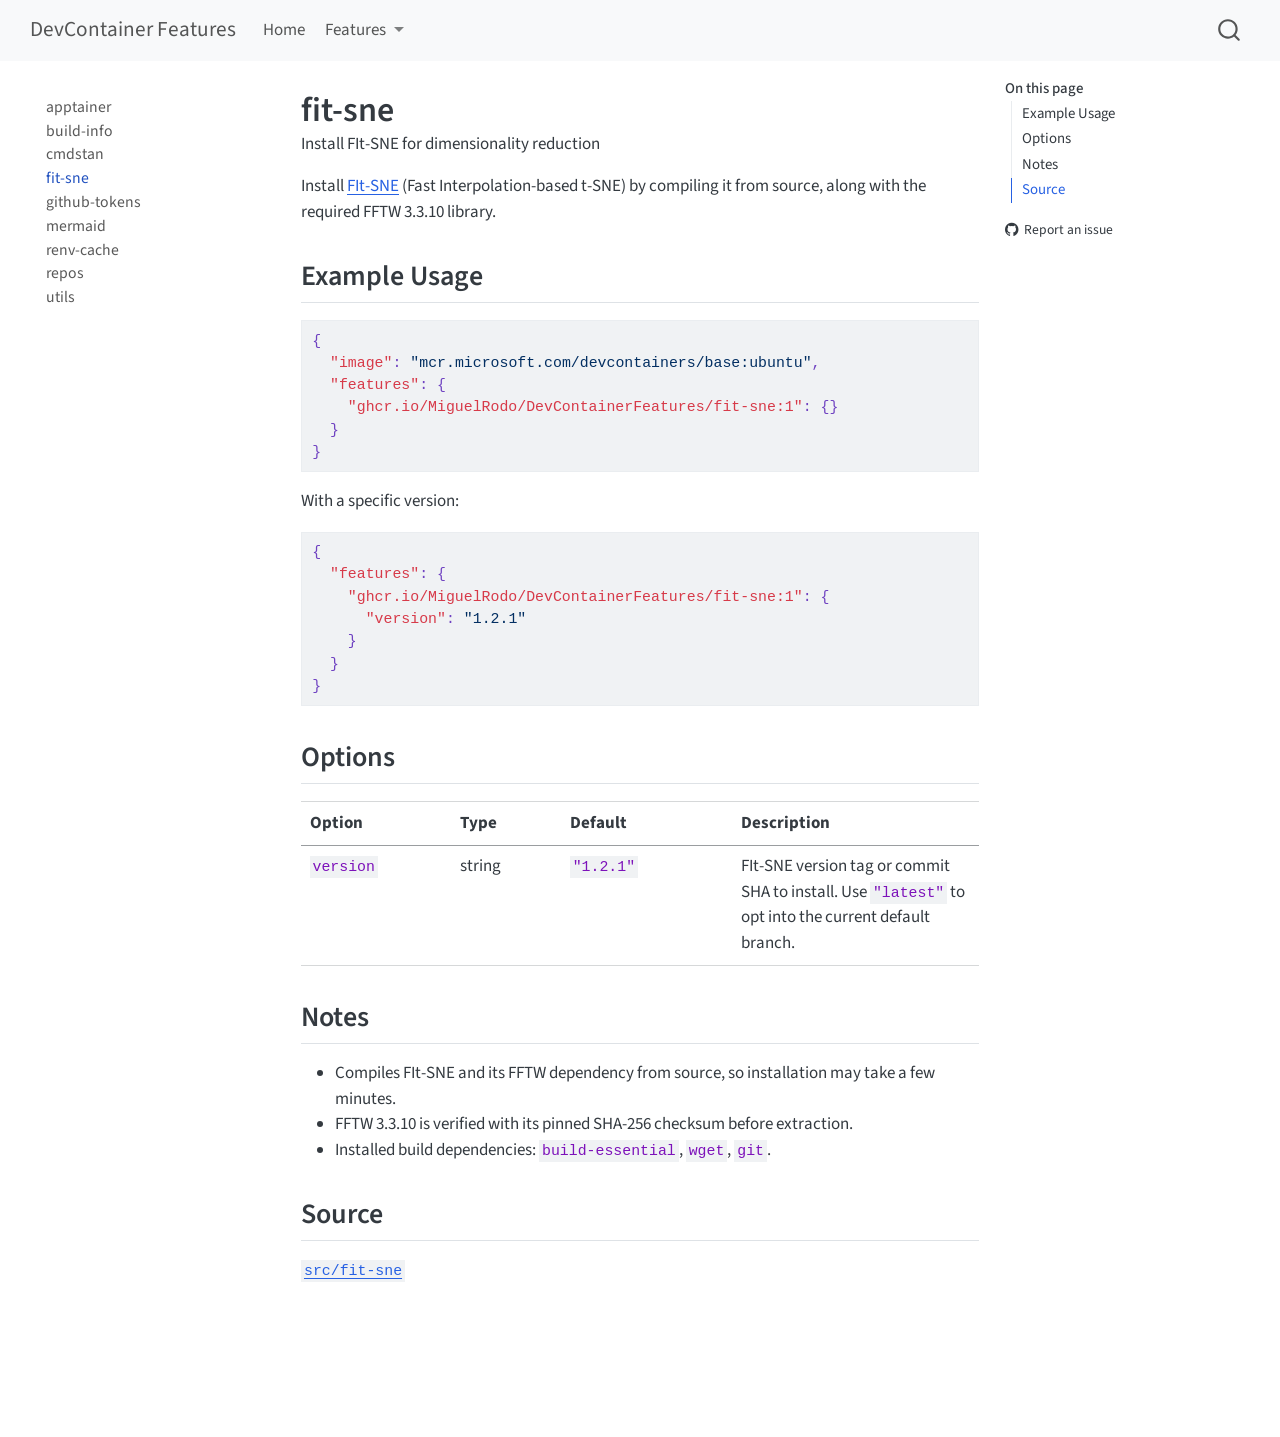
<file: features/fit-sne.html>
<!DOCTYPE html>
<html xmlns="http://www.w3.org/1999/xhtml" lang="en" xml:lang="en"><head>

<meta charset="utf-8">
<meta name="generator" content="quarto-1.10.18">

<meta name="viewport" content="width=device-width, initial-scale=1.0, user-scalable=yes">

<meta name="description" content="Install FIt-SNE for dimensionality reduction">

<title>fit-sne – DevContainer Features</title>
<style>
/* Default styles provided by pandoc.
** See https://pandoc.org/MANUAL.html#variables-for-html for config info.
*/
span.smallcaps{font-variant: small-caps;}
div.columns{display: flex; gap: 1.5em;}
div.column{flex: auto;}
@media screen {
div.columns{gap: min(4vw, 1.5em);}
div.column{overflow-x: auto;}
}
div.hanging-indent{margin-left: 1.5em; text-indent: -1.5em;}
ul.task-list{list-style: none;}
ul.task-list li input[type="checkbox"] {
  width: 0.8em;
  margin: 0 0.8em 0.2em -1em; /* quarto-specific, see https://github.com/quarto-dev/quarto-cli/issues/4556 */ 
  vertical-align: middle;
}
/* CSS for syntax highlighting */
html { -webkit-text-size-adjust: 100%; }
pre > code.sourceCode { white-space: pre; position: relative; }
pre > code.sourceCode > span { display: inline-block; line-height: 1.25; }
pre > code.sourceCode > span:empty { height: 1.2em; }
.sourceCode { overflow: visible; }
code.sourceCode > span { color: inherit; text-decoration: inherit; }
div.sourceCode { margin: 1em 0; }
pre.sourceCode { margin: 0; }
@media screen {
div.sourceCode { overflow: auto; }
}
@media print {
pre > code.sourceCode { white-space: pre-wrap; }
pre > code.sourceCode > span { text-indent: -5em; padding-left: 5em; }
}
pre.numberSource code
  { counter-reset: source-line 0; }
pre.numberSource code > span
  { position: relative; left: -4em; counter-increment: source-line; }
pre.numberSource code > span > a:first-child::before
  { content: counter(source-line);
    position: relative; left: -1em; text-align: right; vertical-align: baseline;
    border: none; display: inline-block;
    -webkit-touch-callout: none; -webkit-user-select: none;
    -khtml-user-select: none; -moz-user-select: none;
    -ms-user-select: none; user-select: none;
    padding: 0 4px; width: 4em;
  }
pre.numberSource { margin-left: 3em;  padding-left: 4px; }
div.sourceCode
  {   }
@media screen {
pre > code.sourceCode > span > a:first-child::before { text-decoration: underline; }
}
</style>


<script src="../site_libs/quarto-nav/quarto-nav.js"></script>
<script src="../site_libs/quarto-nav/headroom.min.js"></script>
<script src="../site_libs/clipboard/clipboard.min.js"></script>
<script src="../site_libs/quarto-search/autocomplete.umd.js"></script>
<script src="../site_libs/quarto-search/fuse.min.js"></script>
<script src="../site_libs/quarto-search/quarto-search.js"></script>
<meta name="quarto:offset" content="../">
<script src="../site_libs/quarto-html/quarto.js" type="module"></script>
<script src="../site_libs/quarto-html/tabsets/tabsets.js" type="module"></script>
<script src="../site_libs/quarto-html/popper.min.js"></script>
<script src="../site_libs/quarto-html/tippy.umd.min.js"></script>
<script src="../site_libs/quarto-html/anchor.min.js"></script>
<link href="../site_libs/quarto-html/tippy.css" rel="stylesheet">
<link href="../site_libs/quarto-html/quarto-syntax-highlighting-bb62276ab45c84d9efd712f51ff97b5a.css" rel="stylesheet" id="quarto-text-highlighting-styles">
<script src="../site_libs/bootstrap/bootstrap.min.js"></script>
<link href="../site_libs/bootstrap/bootstrap-icons.css" rel="stylesheet">
<link href="../site_libs/bootstrap/bootstrap-2e3c3e6b6942b69ade587f612ecdfdd0.min.css" rel="stylesheet" append-hash="true" id="quarto-bootstrap" data-mode="light">
<script id="quarto-search-options" type="application/json">{
  "location": "navbar",
  "copy-button": false,
  "collapse-after": 3,
  "panel-placement": "end",
  "type": "overlay",
  "limit": 50,
  "keyboard-shortcut": [
    "f",
    "/",
    "s"
  ],
  "show-item-context": false,
  "language": {
    "search-no-results-text": "No results",
    "search-matching-documents-text": "matching documents",
    "search-copy-link-title": "Copy link to search",
    "search-hide-matches-text": "Hide additional matches",
    "search-more-match-text": "more match in this document",
    "search-more-matches-text": "more matches in this document",
    "search-clear-button-title": "Clear",
    "search-text-placeholder": "",
    "search-detached-cancel-button-title": "Cancel",
    "search-submit-button-title": "Submit",
    "search-label": "Search"
  }
}</script>


</head>

<body class="nav-sidebar floating nav-fixed quarto-light">

<div id="quarto-search-results"></div>
  <header id="quarto-header" class="headroom fixed-top">
    <nav class="navbar navbar-expand-lg " data-bs-theme="dark">
      <div class="navbar-container container-fluid">
      <div class="navbar-brand-container mx-auto">
    <a class="navbar-brand" href="../index.html">
    <span class="navbar-title">DevContainer Features</span>
    </a>
  </div>
            <div id="quarto-search" class="" title="Search"></div>
          <button class="navbar-toggler" type="button" data-bs-toggle="collapse" data-bs-target="#navbarCollapse" aria-controls="navbarCollapse" role="menu" aria-expanded="false" aria-label="Toggle navigation" onclick="if (window.quartoToggleHeadroom) { window.quartoToggleHeadroom(); }">
  <span class="navbar-toggler-icon"></span>
</button>
          <div class="collapse navbar-collapse" id="navbarCollapse">
            <ul class="navbar-nav navbar-nav-scroll me-auto">
  <li class="nav-item">
    <a class="nav-link" href="../index.html"> 
<span class="menu-text">Home</span></a>
  </li>  
  <li class="nav-item dropdown ">
    <a class="nav-link dropdown-toggle" href="#" id="nav-menu-features" role="link" data-bs-toggle="dropdown" aria-expanded="false">
 <span class="menu-text">Features</span>
    </a>
    <ul class="dropdown-menu" aria-labelledby="nav-menu-features">    
        <li>
    <a class="dropdown-item" href="../features/apptainer.html">
 <span class="dropdown-text">apptainer</span></a>
  </li>  
        <li>
    <a class="dropdown-item" href="../features/build-info.html">
 <span class="dropdown-text">build-info</span></a>
  </li>  
        <li>
    <a class="dropdown-item" href="../features/cmdstan.html">
 <span class="dropdown-text">cmdstan</span></a>
  </li>  
        <li>
    <a class="dropdown-item" href="../features/fit-sne.html">
 <span class="dropdown-text">fit-sne</span></a>
  </li>  
        <li>
    <a class="dropdown-item" href="../features/github-tokens.html">
 <span class="dropdown-text">github-tokens</span></a>
  </li>  
        <li>
    <a class="dropdown-item" href="../features/mermaid.html">
 <span class="dropdown-text">mermaid</span></a>
  </li>  
        <li>
    <a class="dropdown-item" href="../features/renv-cache.html">
 <span class="dropdown-text">renv-cache</span></a>
  </li>  
        <li>
    <a class="dropdown-item" href="../features/repos.html">
 <span class="dropdown-text">repos (deprecated)</span></a>
  </li>  
        <li>
    <a class="dropdown-item" href="../features/utils.html">
 <span class="dropdown-text">utils</span></a>
  </li>  
    </ul>
  </li>
</ul>
          </div> <!-- /navcollapse -->
            <div class="quarto-navbar-tools">
</div>
      </div> <!-- /container-fluid -->
    </nav>
  <nav class="quarto-secondary-nav">
    <div class="container-fluid d-flex">
      <button type="button" class="quarto-btn-toggle btn" data-bs-toggle="collapse" role="button" data-bs-target=".quarto-sidebar-collapse-item" aria-controls="quarto-sidebar" aria-expanded="false" aria-label="Toggle sidebar navigation" onclick="if (window.quartoToggleHeadroom) { window.quartoToggleHeadroom(); }">
        <i class="bi bi-layout-text-sidebar-reverse"></i>
      </button>
        <nav class="quarto-page-breadcrumbs" aria-label="breadcrumb"><ol class="breadcrumb"><li class="breadcrumb-item"><a href="../features/fit-sne.html">fit-sne</a></li></ol></nav>
        <a class="flex-grow-1" role="navigation" data-bs-toggle="collapse" data-bs-target=".quarto-sidebar-collapse-item" aria-controls="quarto-sidebar" aria-expanded="false" aria-label="Toggle sidebar navigation" onclick="if (window.quartoToggleHeadroom) { window.quartoToggleHeadroom(); }">      
        </a>
    </div>
  </nav>
</header>
<!-- content -->
<div id="quarto-content" class="quarto-container page-columns page-rows-contents page-layout-article page-navbar">
<!-- sidebar -->
  <nav id="quarto-sidebar" class="sidebar collapse collapse-horizontal quarto-sidebar-collapse-item sidebar-navigation floating overflow-auto">
    <div class="sidebar-menu-container"> 
    <ul class="list-unstyled mt-1">
        <li class="sidebar-item">
  <div class="sidebar-item-container"> 
  <a href="../features/apptainer.html" class="sidebar-item-text sidebar-link">
 <span class="menu-text">apptainer</span></a>
  </div>
</li>
        <li class="sidebar-item">
  <div class="sidebar-item-container"> 
  <a href="../features/build-info.html" class="sidebar-item-text sidebar-link">
 <span class="menu-text">build-info</span></a>
  </div>
</li>
        <li class="sidebar-item">
  <div class="sidebar-item-container"> 
  <a href="../features/cmdstan.html" class="sidebar-item-text sidebar-link">
 <span class="menu-text">cmdstan</span></a>
  </div>
</li>
        <li class="sidebar-item">
  <div class="sidebar-item-container"> 
  <a href="../features/fit-sne.html" class="sidebar-item-text sidebar-link active">
 <span class="menu-text">fit-sne</span></a>
  </div>
</li>
        <li class="sidebar-item">
  <div class="sidebar-item-container"> 
  <a href="../features/github-tokens.html" class="sidebar-item-text sidebar-link">
 <span class="menu-text">github-tokens</span></a>
  </div>
</li>
        <li class="sidebar-item">
  <div class="sidebar-item-container"> 
  <a href="../features/mermaid.html" class="sidebar-item-text sidebar-link">
 <span class="menu-text">mermaid</span></a>
  </div>
</li>
        <li class="sidebar-item">
  <div class="sidebar-item-container"> 
  <a href="../features/renv-cache.html" class="sidebar-item-text sidebar-link">
 <span class="menu-text">renv-cache</span></a>
  </div>
</li>
        <li class="sidebar-item">
  <div class="sidebar-item-container"> 
  <a href="../features/repos.html" class="sidebar-item-text sidebar-link">
 <span class="menu-text">repos</span></a>
  </div>
</li>
        <li class="sidebar-item">
  <div class="sidebar-item-container"> 
  <a href="../features/utils.html" class="sidebar-item-text sidebar-link">
 <span class="menu-text">utils</span></a>
  </div>
</li>
    </ul>
    </div>
</nav>
<div id="quarto-sidebar-glass" class="quarto-sidebar-collapse-item" data-bs-toggle="collapse" data-bs-target=".quarto-sidebar-collapse-item"></div>
<!-- margin-sidebar -->
    <div id="quarto-margin-sidebar" class="sidebar margin-sidebar">
        <nav id="TOC" role="doc-toc" class="toc-active">
    <h2 id="toc-title">On this page</h2>
   
  <ul>
  <li><a href="#example-usage" id="toc-example-usage" class="nav-link active" data-scroll-target="#example-usage">Example Usage</a></li>
  <li><a href="#options" id="toc-options" class="nav-link" data-scroll-target="#options">Options</a></li>
  <li><a href="#notes" id="toc-notes" class="nav-link" data-scroll-target="#notes">Notes</a></li>
  <li><a href="#source" id="toc-source" class="nav-link" data-scroll-target="#source">Source</a></li>
  </ul>
<div class="toc-actions"><ul><li><a href="https://github.com/MiguelRodo/DevContainerFeatures/issues/new" class="toc-action"><i class="bi bi-github"></i>Report an issue</a></li></ul></div></nav>
    </div>
<!-- main -->
<main class="content" id="quarto-document-content">

<header id="title-block-header" class="quarto-title-block default">
<div class="quarto-title">
<h1 class="title">fit-sne</h1>
</div>

<div>
  <div class="description">
    Install FIt-SNE for dimensionality reduction
  </div>
</div>


<div class="quarto-title-meta">

    
  
    
  </div>
  


</header>


<p>Install <a href="https://github.com/KlugerLab/FIt-SNE">FIt-SNE</a> (Fast Interpolation-based t-SNE) by compiling it from source, along with the required FFTW 3.3.10 library.</p>
<section id="example-usage" class="level2">
<h2 class="anchored" data-anchor-id="example-usage">Example Usage</h2>
<div class="code-copy-outer-scaffold"><div class="sourceCode" id="cb1"><pre class="sourceCode json code-with-copy"><code class="sourceCode json"><span id="cb1-1"><a href="#cb1-1" aria-hidden="true" tabindex="-1"></a><span class="fu">{</span></span>
<span id="cb1-2"><a href="#cb1-2" aria-hidden="true" tabindex="-1"></a>  <span class="dt">"image"</span><span class="fu">:</span> <span class="st">"mcr.microsoft.com/devcontainers/base:ubuntu"</span><span class="fu">,</span></span>
<span id="cb1-3"><a href="#cb1-3" aria-hidden="true" tabindex="-1"></a>  <span class="dt">"features"</span><span class="fu">:</span> <span class="fu">{</span></span>
<span id="cb1-4"><a href="#cb1-4" aria-hidden="true" tabindex="-1"></a>    <span class="dt">"ghcr.io/MiguelRodo/DevContainerFeatures/fit-sne:1"</span><span class="fu">:</span> <span class="fu">{}</span></span>
<span id="cb1-5"><a href="#cb1-5" aria-hidden="true" tabindex="-1"></a>  <span class="fu">}</span></span>
<span id="cb1-6"><a href="#cb1-6" aria-hidden="true" tabindex="-1"></a><span class="fu">}</span></span></code></pre></div><button title="Copy to Clipboard" class="code-copy-button"><i class="bi"></i></button></div>
<p>With a specific version:</p>
<div class="code-copy-outer-scaffold"><div class="sourceCode" id="cb2"><pre class="sourceCode json code-with-copy"><code class="sourceCode json"><span id="cb2-1"><a href="#cb2-1" aria-hidden="true" tabindex="-1"></a><span class="fu">{</span></span>
<span id="cb2-2"><a href="#cb2-2" aria-hidden="true" tabindex="-1"></a>  <span class="dt">"features"</span><span class="fu">:</span> <span class="fu">{</span></span>
<span id="cb2-3"><a href="#cb2-3" aria-hidden="true" tabindex="-1"></a>    <span class="dt">"ghcr.io/MiguelRodo/DevContainerFeatures/fit-sne:1"</span><span class="fu">:</span> <span class="fu">{</span></span>
<span id="cb2-4"><a href="#cb2-4" aria-hidden="true" tabindex="-1"></a>      <span class="dt">"version"</span><span class="fu">:</span> <span class="st">"1.2.1"</span></span>
<span id="cb2-5"><a href="#cb2-5" aria-hidden="true" tabindex="-1"></a>    <span class="fu">}</span></span>
<span id="cb2-6"><a href="#cb2-6" aria-hidden="true" tabindex="-1"></a>  <span class="fu">}</span></span>
<span id="cb2-7"><a href="#cb2-7" aria-hidden="true" tabindex="-1"></a><span class="fu">}</span></span></code></pre></div><button title="Copy to Clipboard" class="code-copy-button"><i class="bi"></i></button></div>
</section>
<section id="options" class="level2">
<h2 class="anchored" data-anchor-id="options">Options</h2>
<table class="caption-top table">
<colgroup>
<col style="width: 22%">
<col style="width: 16%">
<col style="width: 25%">
<col style="width: 36%">
</colgroup>
<thead>
<tr class="header">
<th>Option</th>
<th>Type</th>
<th>Default</th>
<th>Description</th>
</tr>
</thead>
<tbody>
<tr class="odd">
<td><code>version</code></td>
<td>string</td>
<td><code>"1.2.1"</code></td>
<td>FIt-SNE version tag or commit SHA to install. Use <code>"latest"</code> to opt into the current default branch.</td>
</tr>
</tbody>
</table>
</section>
<section id="notes" class="level2">
<h2 class="anchored" data-anchor-id="notes">Notes</h2>
<ul>
<li>Compiles FIt-SNE and its FFTW dependency from source, so installation may take a few minutes.</li>
<li>FFTW 3.3.10 is verified with its pinned SHA-256 checksum before extraction.</li>
<li>Installed build dependencies: <code>build-essential</code>, <code>wget</code>, <code>git</code>.</li>
</ul>
</section>
<section id="source" class="level2">
<h2 class="anchored" data-anchor-id="source">Source</h2>
<p><a href="https://github.com/MiguelRodo/DevContainerFeatures/tree/main/src/fit-sne"><code>src/fit-sne</code></a></p>


</section>

</main> <!-- /main -->
<script id="quarto-html-after-body" type="application/javascript">
  window.document.addEventListener("DOMContentLoaded", function (event) {
    const icon = "";
    const anchorJS = new window.AnchorJS();
    anchorJS.options = {
      placement: 'right',
      icon: icon
    };
    anchorJS.add('.anchored');
    const isCodeAnnotation = (el) => {
      for (const clz of el.classList) {
        if (clz.startsWith('code-annotation-')) {                     
          return true;
        }
      }
      return false;
    }
    const onCopySuccess = function(e) {
      // button target
      const button = e.trigger;
      // don't keep focus
      button.blur();
      // flash "checked"
      button.classList.add('code-copy-button-checked');
      var currentTitle = button.getAttribute("title");
      button.setAttribute("title", "Copied!");
      let tooltip;
      if (window.bootstrap) {
        button.setAttribute("data-bs-toggle", "tooltip");
        button.setAttribute("data-bs-placement", "left");
        button.setAttribute("data-bs-title", "Copied!");
        tooltip = new bootstrap.Tooltip(button, 
          { trigger: "manual", 
            customClass: "code-copy-button-tooltip",
            offset: [0, -8]});
        tooltip.show();    
      }
      setTimeout(function() {
        if (tooltip) {
          tooltip.hide();
          button.removeAttribute("data-bs-title");
          button.removeAttribute("data-bs-toggle");
          button.removeAttribute("data-bs-placement");
        }
        button.setAttribute("title", currentTitle);
        button.classList.remove('code-copy-button-checked');
      }, 1000);
      // clear code selection
      e.clearSelection();
    }
    const getTextToCopy = function(trigger) {
      const outerScaffold = trigger.parentElement.cloneNode(true);
      const codeEl = outerScaffold.querySelector('code');
      for (const childEl of codeEl.children) {
        if (isCodeAnnotation(childEl)) {
          childEl.remove();
        }
      }
      return codeEl.innerText;
    }
    const clipboard = new window.ClipboardJS('.code-copy-button:not([data-in-quarto-modal])', {
      text: getTextToCopy
    });
    clipboard.on('success', onCopySuccess);
    if (window.document.getElementById('quarto-embedded-source-code-modal')) {
      const clipboardModal = new window.ClipboardJS('.code-copy-button[data-in-quarto-modal]', {
        text: getTextToCopy,
        container: window.document.getElementById('quarto-embedded-source-code-modal')
      });
      clipboardModal.on('success', onCopySuccess);
    }
      var localhostRegex = new RegExp(/^(?:http|https):\/\/localhost\:?[0-9]*\//);
      var mailtoRegex = new RegExp(/^mailto:/);
        var filterRegex = new RegExp("https:\/\/MiguelRodo\.github\.io\/DevContainerFeatures\/");
      var isInternal = (href) => {
          return filterRegex.test(href) || localhostRegex.test(href) || mailtoRegex.test(href);
      }
      // Inspect non-navigation links and adorn them if external
     var links = window.document.querySelectorAll('a[href]:not(.nav-link):not(.navbar-brand):not(.toc-action):not(.sidebar-link):not(.sidebar-item-toggle):not(.pagination-link):not(.no-external):not([aria-hidden]):not(.dropdown-item):not(.quarto-navigation-tool):not(.about-link)');
      for (var i=0; i<links.length; i++) {
        const link = links[i];
        if (!isInternal(link.href)) {
          // undo the damage that might have been done by quarto-nav.js in the case of
          // links that we want to consider external
          if (link.dataset.originalHref !== undefined) {
            link.href = link.dataset.originalHref;
          }
        }
      }
    function tippyHover(el, contentFn, onTriggerFn, onUntriggerFn) {
      const config = {
        allowHTML: true,
        maxWidth: 500,
        delay: 100,
        arrow: false,
        appendTo: function(el) {
            return el.parentElement;
        },
        interactive: true,
        interactiveBorder: 10,
        theme: 'quarto',
        placement: 'bottom-start',
      };
      if (contentFn) {
        config.content = contentFn;
      }
      if (onTriggerFn) {
        config.onTrigger = onTriggerFn;
      }
      if (onUntriggerFn) {
        config.onUntrigger = onUntriggerFn;
      }
      window.tippy(el, config); 
    }
    const noterefs = window.document.querySelectorAll('a[role="doc-noteref"]');
    for (var i=0; i<noterefs.length; i++) {
      const ref = noterefs[i];
      tippyHover(ref, function() {
        // use id or data attribute instead here
        let href = ref.getAttribute('data-footnote-href') || ref.getAttribute('href');
        try { href = new URL(href).hash; } catch {}
        const id = href.replace(/^#\/?/, "");
        const note = window.document.getElementById(id);
        if (note) {
          return note.innerHTML;
        } else {
          return "";
        }
      });
    }
    const xrefs = window.document.querySelectorAll('a.quarto-xref');
    const processXRef = (id, note) => {
      // Strip column container classes
      const stripColumnClz = (el) => {
        el.classList.remove("page-full", "page-columns");
        if (el.children) {
          for (const child of el.children) {
            stripColumnClz(child);
          }
        }
      }
      stripColumnClz(note)
      if (id === null || id.startsWith('sec-')) {
        // Special case sections, only their first couple elements
        const container = document.createElement("div");
        if (note.children && note.children.length > 2) {
          container.appendChild(note.children[0].cloneNode(true));
          for (let i = 1; i < note.children.length; i++) {
            const child = note.children[i];
            if (child.tagName === "P" && child.innerText === "") {
              continue;
            } else {
              container.appendChild(child.cloneNode(true));
              break;
            }
          }
          if (window.Quarto?.typesetMath) {
            window.Quarto.typesetMath(container);
          }
          return container.innerHTML
        } else {
          if (window.Quarto?.typesetMath) {
            window.Quarto.typesetMath(note);
          }
          return note.innerHTML;
        }
      } else {
        // Remove any anchor links if they are present
        const anchorLink = note.querySelector('a.anchorjs-link');
        if (anchorLink) {
          anchorLink.remove();
        }
        if (window.Quarto?.typesetMath) {
          window.Quarto.typesetMath(note);
        }
        if (note.classList.contains("callout")) {
          return note.outerHTML;
        } else {
          return note.innerHTML;
        }
      }
    }
    for (var i=0; i<xrefs.length; i++) {
      const xref = xrefs[i];
      tippyHover(xref, undefined, function(instance) {
        instance.disable();
        let url = xref.getAttribute('href');
        let hash = undefined; 
        if (url.startsWith('#')) {
          hash = url;
        } else {
          try { hash = new URL(url).hash; } catch {}
        }
        if (hash) {
          const id = hash.replace(/^#\/?/, "");
          const note = window.document.getElementById(id);
          if (note !== null) {
            try {
              const html = processXRef(id, note.cloneNode(true));
              instance.setContent(html);
            } finally {
              instance.enable();
              instance.show();
            }
          } else {
            // See if we can fetch this
            fetch(url.split('#')[0])
            .then(res => res.text())
            .then(html => {
              const parser = new DOMParser();
              const htmlDoc = parser.parseFromString(html, "text/html");
              const note = htmlDoc.getElementById(id);
              if (note !== null) {
                const html = processXRef(id, note);
                instance.setContent(html);
              } 
            }).finally(() => {
              instance.enable();
              instance.show();
            });
          }
        } else {
          // See if we can fetch a full url (with no hash to target)
          // This is a special case and we should probably do some content thinning / targeting
          fetch(url)
          .then(res => res.text())
          .then(html => {
            const parser = new DOMParser();
            const htmlDoc = parser.parseFromString(html, "text/html");
            const note = htmlDoc.querySelector('main.content');
            if (note !== null) {
              // This should only happen for chapter cross references
              // (since there is no id in the URL)
              // remove the first header
              if (note.children.length > 0 && note.children[0].tagName === "HEADER") {
                note.children[0].remove();
              }
              const html = processXRef(null, note);
              instance.setContent(html);
            } 
          }).finally(() => {
            instance.enable();
            instance.show();
          });
        }
      }, function(instance) {
      });
    }
        let selectedAnnoteEl;
        const selectorForAnnotation = ( cell, annotation) => {
          let cellAttr = 'data-code-cell="' + cell + '"';
          let lineAttr = 'data-code-annotation="' +  annotation + '"';
          const selector = 'span[' + cellAttr + '][' + lineAttr + ']';
          return selector;
        }
        const selectCodeLines = (annoteEl) => {
          const doc = window.document;
          const targetCell = annoteEl.getAttribute("data-target-cell");
          const targetAnnotation = annoteEl.getAttribute("data-target-annotation");
          const annoteSpan = window.document.querySelector(selectorForAnnotation(targetCell, targetAnnotation));
          const lines = annoteSpan.getAttribute("data-code-lines").split(",");
          const lineIds = lines.map((line) => {
            return targetCell + "-" + line;
          })
          let top = null;
          let height = null;
          let parent = null;
          if (lineIds.length > 0) {
              //compute the position of the single el (top and bottom and make a div)
              const el = window.document.getElementById(lineIds[0]);
              top = el.offsetTop;
              height = el.offsetHeight;
              parent = el.parentElement.parentElement;
            if (lineIds.length > 1) {
              const lastEl = window.document.getElementById(lineIds[lineIds.length - 1]);
              const bottom = lastEl.offsetTop + lastEl.offsetHeight;
              height = bottom - top;
            }
            if (top !== null && height !== null && parent !== null) {
              // cook up a div (if necessary) and position it 
              let div = window.document.getElementById("code-annotation-line-highlight");
              if (div === null) {
                div = window.document.createElement("div");
                div.setAttribute("id", "code-annotation-line-highlight");
                div.style.position = 'absolute';
                parent.appendChild(div);
              }
              div.style.top = top - 2 + "px";
              div.style.height = height + 4 + "px";
              div.style.left = 0;
              let gutterDiv = window.document.getElementById("code-annotation-line-highlight-gutter");
              if (gutterDiv === null) {
                gutterDiv = window.document.createElement("div");
                gutterDiv.setAttribute("id", "code-annotation-line-highlight-gutter");
                gutterDiv.style.position = 'absolute';
                const codeCell = window.document.getElementById(targetCell);
                const gutter = codeCell.querySelector('.code-annotation-gutter');
                gutter.appendChild(gutterDiv);
              }
              gutterDiv.style.top = top - 2 + "px";
              gutterDiv.style.height = height + 4 + "px";
            }
            selectedAnnoteEl = annoteEl;
          }
        };
        const unselectCodeLines = () => {
          const elementsIds = ["code-annotation-line-highlight", "code-annotation-line-highlight-gutter"];
          elementsIds.forEach((elId) => {
            const div = window.document.getElementById(elId);
            if (div) {
              div.remove();
            }
          });
          selectedAnnoteEl = undefined;
        };
          // Handle positioning of the toggle
      window.addEventListener(
        "resize",
        throttle(() => {
          elRect = undefined;
          if (selectedAnnoteEl) {
            selectCodeLines(selectedAnnoteEl);
          }
        }, 10)
      );
      function throttle(fn, ms) {
      let throttle = false;
      let timer;
        return (...args) => {
          if(!throttle) { // first call gets through
              fn.apply(this, args);
              throttle = true;
          } else { // all the others get throttled
              if(timer) clearTimeout(timer); // cancel #2
              timer = setTimeout(() => {
                fn.apply(this, args);
                timer = throttle = false;
              }, ms);
          }
        };
      }
        // Attach click handler to the DT
        const annoteDls = window.document.querySelectorAll('dt[data-target-cell]');
        for (const annoteDlNode of annoteDls) {
          annoteDlNode.addEventListener('click', (event) => {
            const clickedEl = event.target;
            if (clickedEl !== selectedAnnoteEl) {
              unselectCodeLines();
              const activeEl = window.document.querySelector('dt[data-target-cell].code-annotation-active');
              if (activeEl) {
                activeEl.classList.remove('code-annotation-active');
              }
              selectCodeLines(clickedEl);
              clickedEl.classList.add('code-annotation-active');
            } else {
              // Unselect the line
              unselectCodeLines();
              clickedEl.classList.remove('code-annotation-active');
            }
          });
        }
    const findCites = (el) => {
      const parentEl = el.parentElement;
      if (parentEl) {
        const cites = parentEl.dataset.cites;
        if (cites) {
          return {
            el,
            cites: cites.split(' ')
          };
        } else {
          return findCites(el.parentElement)
        }
      } else {
        return undefined;
      }
    };
    var bibliorefs = window.document.querySelectorAll('a[role="doc-biblioref"]');
    for (var i=0; i<bibliorefs.length; i++) {
      const ref = bibliorefs[i];
      const citeInfo = findCites(ref);
      if (citeInfo) {
        tippyHover(citeInfo.el, function() {
          var popup = window.document.createElement('div');
          citeInfo.cites.forEach(function(cite) {
            var citeDiv = window.document.createElement('div');
            citeDiv.classList.add('hanging-indent');
            citeDiv.classList.add('csl-entry');
            var biblioDiv = window.document.getElementById('ref-' + cite);
            if (biblioDiv) {
              citeDiv.innerHTML = biblioDiv.innerHTML;
            }
            popup.appendChild(citeDiv);
          });
          return popup.innerHTML;
        });
      }
    }
  });
  </script>
</div> <!-- /content -->




<footer class="footer"><div class="nav-footer"><div class="nav-footer-center"><div class="toc-actions d-sm-block d-md-none"><ul><li><a href="https://github.com/MiguelRodo/DevContainerFeatures/issues/new" class="toc-action"><i class="bi bi-github"></i>Report an issue</a></li></ul></div></div></div></footer></body></html>
</file>
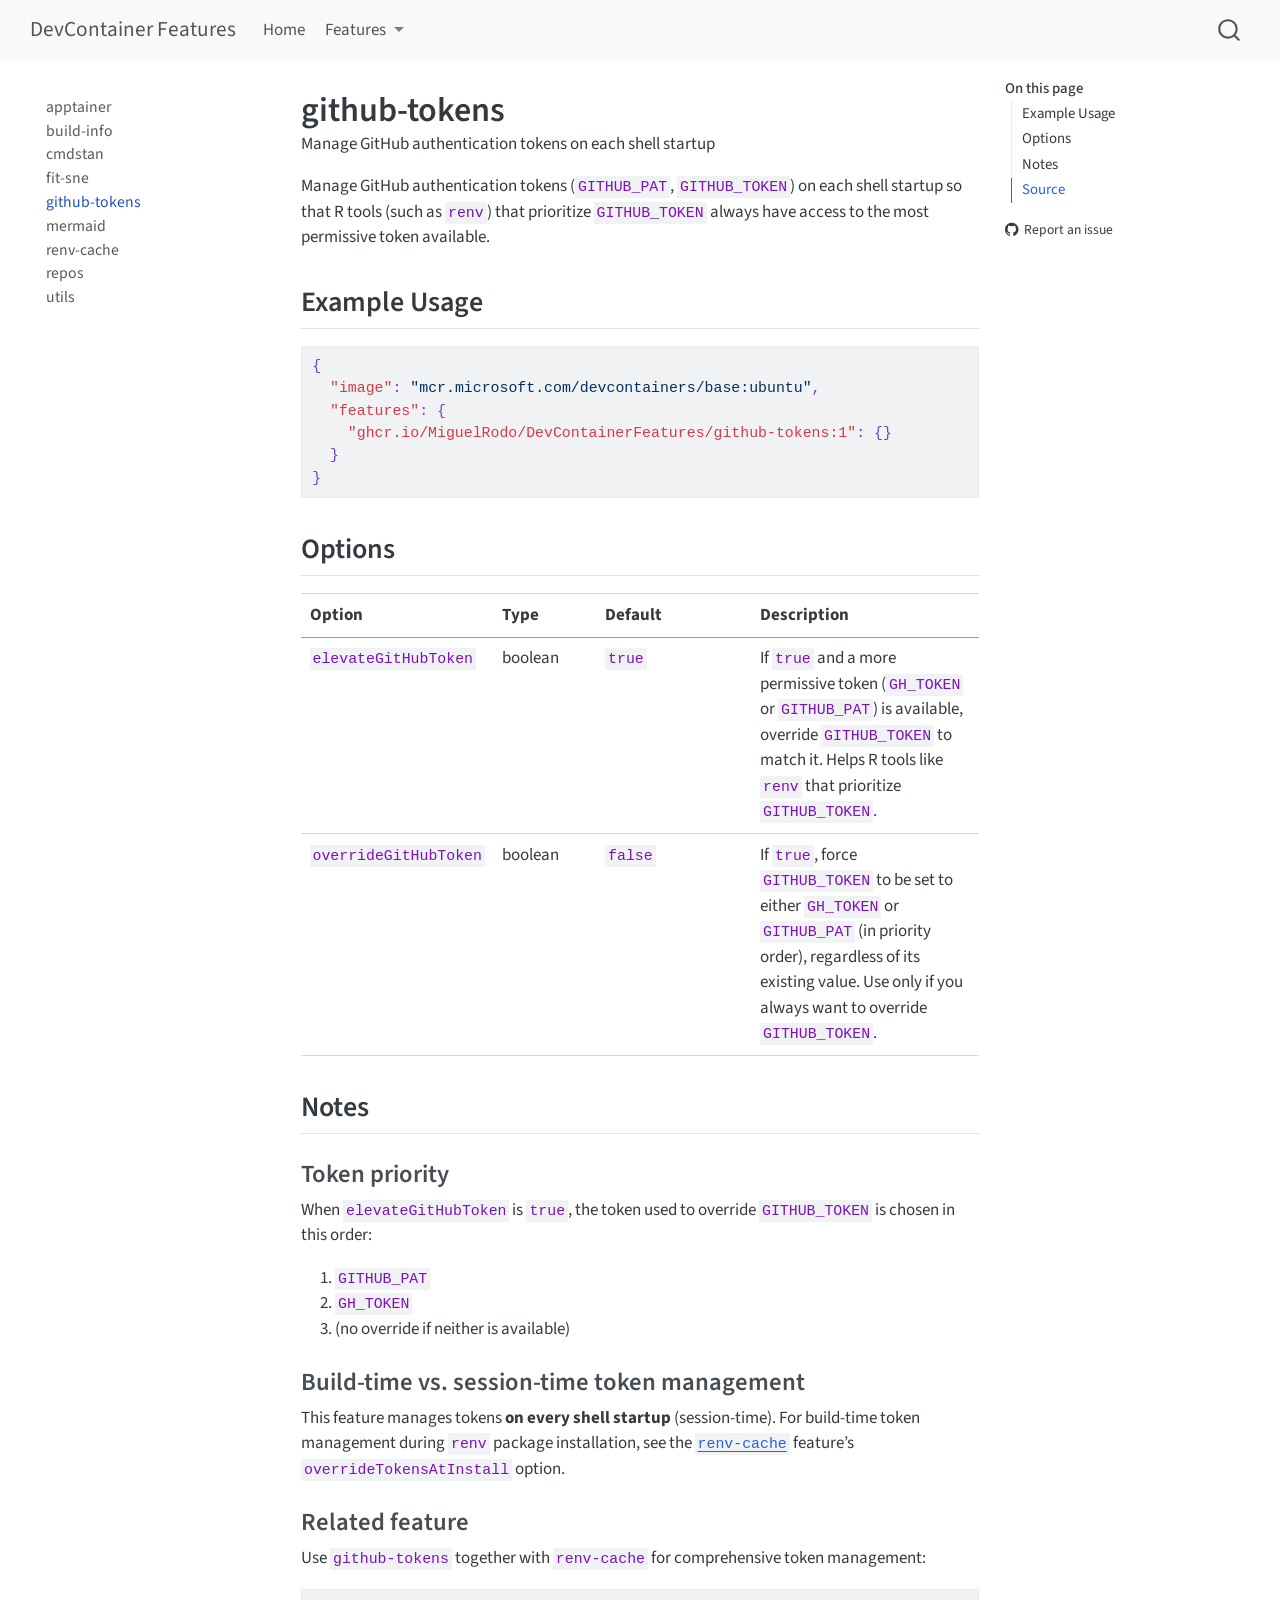
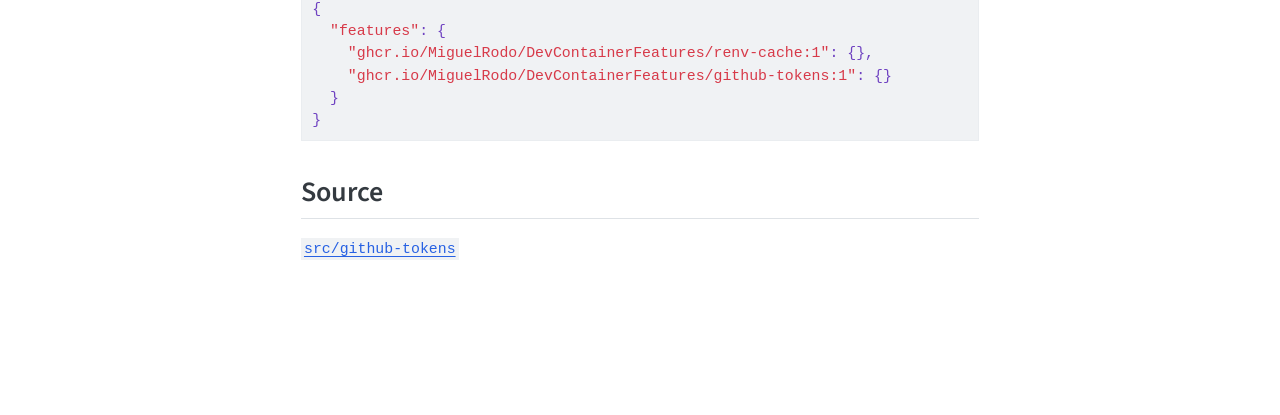
<file: features/github-tokens.html>
<!DOCTYPE html>
<html xmlns="http://www.w3.org/1999/xhtml" lang="en" xml:lang="en"><head>

<meta charset="utf-8">
<meta name="generator" content="quarto-1.10.18">

<meta name="viewport" content="width=device-width, initial-scale=1.0, user-scalable=yes">

<meta name="description" content="Manage GitHub authentication tokens on each shell startup">

<title>github-tokens – DevContainer Features</title>
<style>
/* Default styles provided by pandoc.
** See https://pandoc.org/MANUAL.html#variables-for-html for config info.
*/
span.smallcaps{font-variant: small-caps;}
div.columns{display: flex; gap: 1.5em;}
div.column{flex: auto;}
@media screen {
div.columns{gap: min(4vw, 1.5em);}
div.column{overflow-x: auto;}
}
div.hanging-indent{margin-left: 1.5em; text-indent: -1.5em;}
ul.task-list{list-style: none;}
ul.task-list li input[type="checkbox"] {
  width: 0.8em;
  margin: 0 0.8em 0.2em -1em; /* quarto-specific, see https://github.com/quarto-dev/quarto-cli/issues/4556 */ 
  vertical-align: middle;
}
/* CSS for syntax highlighting */
html { -webkit-text-size-adjust: 100%; }
pre > code.sourceCode { white-space: pre; position: relative; }
pre > code.sourceCode > span { display: inline-block; line-height: 1.25; }
pre > code.sourceCode > span:empty { height: 1.2em; }
.sourceCode { overflow: visible; }
code.sourceCode > span { color: inherit; text-decoration: inherit; }
div.sourceCode { margin: 1em 0; }
pre.sourceCode { margin: 0; }
@media screen {
div.sourceCode { overflow: auto; }
}
@media print {
pre > code.sourceCode { white-space: pre-wrap; }
pre > code.sourceCode > span { text-indent: -5em; padding-left: 5em; }
}
pre.numberSource code
  { counter-reset: source-line 0; }
pre.numberSource code > span
  { position: relative; left: -4em; counter-increment: source-line; }
pre.numberSource code > span > a:first-child::before
  { content: counter(source-line);
    position: relative; left: -1em; text-align: right; vertical-align: baseline;
    border: none; display: inline-block;
    -webkit-touch-callout: none; -webkit-user-select: none;
    -khtml-user-select: none; -moz-user-select: none;
    -ms-user-select: none; user-select: none;
    padding: 0 4px; width: 4em;
  }
pre.numberSource { margin-left: 3em;  padding-left: 4px; }
div.sourceCode
  {   }
@media screen {
pre > code.sourceCode > span > a:first-child::before { text-decoration: underline; }
}
</style>


<script src="../site_libs/quarto-nav/quarto-nav.js"></script>
<script src="../site_libs/quarto-nav/headroom.min.js"></script>
<script src="../site_libs/clipboard/clipboard.min.js"></script>
<script src="../site_libs/quarto-search/autocomplete.umd.js"></script>
<script src="../site_libs/quarto-search/fuse.min.js"></script>
<script src="../site_libs/quarto-search/quarto-search.js"></script>
<meta name="quarto:offset" content="../">
<script src="../site_libs/quarto-html/quarto.js" type="module"></script>
<script src="../site_libs/quarto-html/tabsets/tabsets.js" type="module"></script>
<script src="../site_libs/quarto-html/popper.min.js"></script>
<script src="../site_libs/quarto-html/tippy.umd.min.js"></script>
<script src="../site_libs/quarto-html/anchor.min.js"></script>
<link href="../site_libs/quarto-html/tippy.css" rel="stylesheet">
<link href="../site_libs/quarto-html/quarto-syntax-highlighting-bb62276ab45c84d9efd712f51ff97b5a.css" rel="stylesheet" id="quarto-text-highlighting-styles">
<script src="../site_libs/bootstrap/bootstrap.min.js"></script>
<link href="../site_libs/bootstrap/bootstrap-icons.css" rel="stylesheet">
<link href="../site_libs/bootstrap/bootstrap-2e3c3e6b6942b69ade587f612ecdfdd0.min.css" rel="stylesheet" append-hash="true" id="quarto-bootstrap" data-mode="light">
<script id="quarto-search-options" type="application/json">{
  "location": "navbar",
  "copy-button": false,
  "collapse-after": 3,
  "panel-placement": "end",
  "type": "overlay",
  "limit": 50,
  "keyboard-shortcut": [
    "f",
    "/",
    "s"
  ],
  "show-item-context": false,
  "language": {
    "search-no-results-text": "No results",
    "search-matching-documents-text": "matching documents",
    "search-copy-link-title": "Copy link to search",
    "search-hide-matches-text": "Hide additional matches",
    "search-more-match-text": "more match in this document",
    "search-more-matches-text": "more matches in this document",
    "search-clear-button-title": "Clear",
    "search-text-placeholder": "",
    "search-detached-cancel-button-title": "Cancel",
    "search-submit-button-title": "Submit",
    "search-label": "Search"
  }
}</script>


</head>

<body class="nav-sidebar floating nav-fixed quarto-light">

<div id="quarto-search-results"></div>
  <header id="quarto-header" class="headroom fixed-top">
    <nav class="navbar navbar-expand-lg " data-bs-theme="dark">
      <div class="navbar-container container-fluid">
      <div class="navbar-brand-container mx-auto">
    <a class="navbar-brand" href="../index.html">
    <span class="navbar-title">DevContainer Features</span>
    </a>
  </div>
            <div id="quarto-search" class="" title="Search"></div>
          <button class="navbar-toggler" type="button" data-bs-toggle="collapse" data-bs-target="#navbarCollapse" aria-controls="navbarCollapse" role="menu" aria-expanded="false" aria-label="Toggle navigation" onclick="if (window.quartoToggleHeadroom) { window.quartoToggleHeadroom(); }">
  <span class="navbar-toggler-icon"></span>
</button>
          <div class="collapse navbar-collapse" id="navbarCollapse">
            <ul class="navbar-nav navbar-nav-scroll me-auto">
  <li class="nav-item">
    <a class="nav-link" href="../index.html"> 
<span class="menu-text">Home</span></a>
  </li>  
  <li class="nav-item dropdown ">
    <a class="nav-link dropdown-toggle" href="#" id="nav-menu-features" role="link" data-bs-toggle="dropdown" aria-expanded="false">
 <span class="menu-text">Features</span>
    </a>
    <ul class="dropdown-menu" aria-labelledby="nav-menu-features">    
        <li>
    <a class="dropdown-item" href="../features/apptainer.html">
 <span class="dropdown-text">apptainer</span></a>
  </li>  
        <li>
    <a class="dropdown-item" href="../features/build-info.html">
 <span class="dropdown-text">build-info</span></a>
  </li>  
        <li>
    <a class="dropdown-item" href="../features/cmdstan.html">
 <span class="dropdown-text">cmdstan</span></a>
  </li>  
        <li>
    <a class="dropdown-item" href="../features/fit-sne.html">
 <span class="dropdown-text">fit-sne</span></a>
  </li>  
        <li>
    <a class="dropdown-item" href="../features/github-tokens.html">
 <span class="dropdown-text">github-tokens</span></a>
  </li>  
        <li>
    <a class="dropdown-item" href="../features/mermaid.html">
 <span class="dropdown-text">mermaid</span></a>
  </li>  
        <li>
    <a class="dropdown-item" href="../features/renv-cache.html">
 <span class="dropdown-text">renv-cache</span></a>
  </li>  
        <li>
    <a class="dropdown-item" href="../features/repos.html">
 <span class="dropdown-text">repos (deprecated)</span></a>
  </li>  
        <li>
    <a class="dropdown-item" href="../features/utils.html">
 <span class="dropdown-text">utils</span></a>
  </li>  
    </ul>
  </li>
</ul>
          </div> <!-- /navcollapse -->
            <div class="quarto-navbar-tools">
</div>
      </div> <!-- /container-fluid -->
    </nav>
  <nav class="quarto-secondary-nav">
    <div class="container-fluid d-flex">
      <button type="button" class="quarto-btn-toggle btn" data-bs-toggle="collapse" role="button" data-bs-target=".quarto-sidebar-collapse-item" aria-controls="quarto-sidebar" aria-expanded="false" aria-label="Toggle sidebar navigation" onclick="if (window.quartoToggleHeadroom) { window.quartoToggleHeadroom(); }">
        <i class="bi bi-layout-text-sidebar-reverse"></i>
      </button>
        <nav class="quarto-page-breadcrumbs" aria-label="breadcrumb"><ol class="breadcrumb"><li class="breadcrumb-item"><a href="../features/github-tokens.html">github-tokens</a></li></ol></nav>
        <a class="flex-grow-1" role="navigation" data-bs-toggle="collapse" data-bs-target=".quarto-sidebar-collapse-item" aria-controls="quarto-sidebar" aria-expanded="false" aria-label="Toggle sidebar navigation" onclick="if (window.quartoToggleHeadroom) { window.quartoToggleHeadroom(); }">      
        </a>
    </div>
  </nav>
</header>
<!-- content -->
<div id="quarto-content" class="quarto-container page-columns page-rows-contents page-layout-article page-navbar">
<!-- sidebar -->
  <nav id="quarto-sidebar" class="sidebar collapse collapse-horizontal quarto-sidebar-collapse-item sidebar-navigation floating overflow-auto">
    <div class="sidebar-menu-container"> 
    <ul class="list-unstyled mt-1">
        <li class="sidebar-item">
  <div class="sidebar-item-container"> 
  <a href="../features/apptainer.html" class="sidebar-item-text sidebar-link">
 <span class="menu-text">apptainer</span></a>
  </div>
</li>
        <li class="sidebar-item">
  <div class="sidebar-item-container"> 
  <a href="../features/build-info.html" class="sidebar-item-text sidebar-link">
 <span class="menu-text">build-info</span></a>
  </div>
</li>
        <li class="sidebar-item">
  <div class="sidebar-item-container"> 
  <a href="../features/cmdstan.html" class="sidebar-item-text sidebar-link">
 <span class="menu-text">cmdstan</span></a>
  </div>
</li>
        <li class="sidebar-item">
  <div class="sidebar-item-container"> 
  <a href="../features/fit-sne.html" class="sidebar-item-text sidebar-link">
 <span class="menu-text">fit-sne</span></a>
  </div>
</li>
        <li class="sidebar-item">
  <div class="sidebar-item-container"> 
  <a href="../features/github-tokens.html" class="sidebar-item-text sidebar-link active">
 <span class="menu-text">github-tokens</span></a>
  </div>
</li>
        <li class="sidebar-item">
  <div class="sidebar-item-container"> 
  <a href="../features/mermaid.html" class="sidebar-item-text sidebar-link">
 <span class="menu-text">mermaid</span></a>
  </div>
</li>
        <li class="sidebar-item">
  <div class="sidebar-item-container"> 
  <a href="../features/renv-cache.html" class="sidebar-item-text sidebar-link">
 <span class="menu-text">renv-cache</span></a>
  </div>
</li>
        <li class="sidebar-item">
  <div class="sidebar-item-container"> 
  <a href="../features/repos.html" class="sidebar-item-text sidebar-link">
 <span class="menu-text">repos</span></a>
  </div>
</li>
        <li class="sidebar-item">
  <div class="sidebar-item-container"> 
  <a href="../features/utils.html" class="sidebar-item-text sidebar-link">
 <span class="menu-text">utils</span></a>
  </div>
</li>
    </ul>
    </div>
</nav>
<div id="quarto-sidebar-glass" class="quarto-sidebar-collapse-item" data-bs-toggle="collapse" data-bs-target=".quarto-sidebar-collapse-item"></div>
<!-- margin-sidebar -->
    <div id="quarto-margin-sidebar" class="sidebar margin-sidebar">
        <nav id="TOC" role="doc-toc" class="toc-active">
    <h2 id="toc-title">On this page</h2>
   
  <ul>
  <li><a href="#example-usage" id="toc-example-usage" class="nav-link active" data-scroll-target="#example-usage">Example Usage</a></li>
  <li><a href="#options" id="toc-options" class="nav-link" data-scroll-target="#options">Options</a></li>
  <li><a href="#notes" id="toc-notes" class="nav-link" data-scroll-target="#notes">Notes</a>
  <ul class="collapse">
  <li><a href="#token-priority" id="toc-token-priority" class="nav-link" data-scroll-target="#token-priority">Token priority</a></li>
  <li><a href="#build-time-vs.-session-time-token-management" id="toc-build-time-vs.-session-time-token-management" class="nav-link" data-scroll-target="#build-time-vs.-session-time-token-management">Build-time vs.&nbsp;session-time token management</a></li>
  <li><a href="#related-feature" id="toc-related-feature" class="nav-link" data-scroll-target="#related-feature">Related feature</a></li>
  </ul></li>
  <li><a href="#source" id="toc-source" class="nav-link" data-scroll-target="#source">Source</a></li>
  </ul>
<div class="toc-actions"><ul><li><a href="https://github.com/MiguelRodo/DevContainerFeatures/issues/new" class="toc-action"><i class="bi bi-github"></i>Report an issue</a></li></ul></div></nav>
    </div>
<!-- main -->
<main class="content" id="quarto-document-content">

<header id="title-block-header" class="quarto-title-block default">
<div class="quarto-title">
<h1 class="title">github-tokens</h1>
</div>

<div>
  <div class="description">
    Manage GitHub authentication tokens on each shell startup
  </div>
</div>


<div class="quarto-title-meta">

    
  
    
  </div>
  


</header>


<p>Manage GitHub authentication tokens (<code>GITHUB_PAT</code>, <code>GITHUB_TOKEN</code>) on each shell startup so that R tools (such as <code>renv</code>) that prioritize <code>GITHUB_TOKEN</code> always have access to the most permissive token available.</p>
<section id="example-usage" class="level2">
<h2 class="anchored" data-anchor-id="example-usage">Example Usage</h2>
<div class="code-copy-outer-scaffold"><div class="sourceCode" id="cb1"><pre class="sourceCode json code-with-copy"><code class="sourceCode json"><span id="cb1-1"><a href="#cb1-1" aria-hidden="true" tabindex="-1"></a><span class="fu">{</span></span>
<span id="cb1-2"><a href="#cb1-2" aria-hidden="true" tabindex="-1"></a>  <span class="dt">"image"</span><span class="fu">:</span> <span class="st">"mcr.microsoft.com/devcontainers/base:ubuntu"</span><span class="fu">,</span></span>
<span id="cb1-3"><a href="#cb1-3" aria-hidden="true" tabindex="-1"></a>  <span class="dt">"features"</span><span class="fu">:</span> <span class="fu">{</span></span>
<span id="cb1-4"><a href="#cb1-4" aria-hidden="true" tabindex="-1"></a>    <span class="dt">"ghcr.io/MiguelRodo/DevContainerFeatures/github-tokens:1"</span><span class="fu">:</span> <span class="fu">{}</span></span>
<span id="cb1-5"><a href="#cb1-5" aria-hidden="true" tabindex="-1"></a>  <span class="fu">}</span></span>
<span id="cb1-6"><a href="#cb1-6" aria-hidden="true" tabindex="-1"></a><span class="fu">}</span></span></code></pre></div><button title="Copy to Clipboard" class="code-copy-button"><i class="bi"></i></button></div>
</section>
<section id="options" class="level2">
<h2 class="anchored" data-anchor-id="options">Options</h2>
<table class="caption-top table">
<colgroup>
<col style="width: 22%">
<col style="width: 16%">
<col style="width: 25%">
<col style="width: 36%">
</colgroup>
<thead>
<tr class="header">
<th>Option</th>
<th>Type</th>
<th>Default</th>
<th>Description</th>
</tr>
</thead>
<tbody>
<tr class="odd">
<td><code>elevateGitHubToken</code></td>
<td>boolean</td>
<td><code>true</code></td>
<td>If <code>true</code> and a more permissive token (<code>GH_TOKEN</code> or <code>GITHUB_PAT</code>) is available, override <code>GITHUB_TOKEN</code> to match it. Helps R tools like <code>renv</code> that prioritize <code>GITHUB_TOKEN</code>.</td>
</tr>
<tr class="even">
<td><code>overrideGitHubToken</code></td>
<td>boolean</td>
<td><code>false</code></td>
<td>If <code>true</code>, force <code>GITHUB_TOKEN</code> to be set to either <code>GH_TOKEN</code> or <code>GITHUB_PAT</code> (in priority order), regardless of its existing value. Use only if you always want to override <code>GITHUB_TOKEN</code>.</td>
</tr>
</tbody>
</table>
</section>
<section id="notes" class="level2">
<h2 class="anchored" data-anchor-id="notes">Notes</h2>
<section id="token-priority" class="level3">
<h3 class="anchored" data-anchor-id="token-priority">Token priority</h3>
<p>When <code>elevateGitHubToken</code> is <code>true</code>, the token used to override <code>GITHUB_TOKEN</code> is chosen in this order:</p>
<ol type="1">
<li><code>GITHUB_PAT</code></li>
<li><code>GH_TOKEN</code></li>
<li>(no override if neither is available)</li>
</ol>
</section>
<section id="build-time-vs.-session-time-token-management" class="level3">
<h3 class="anchored" data-anchor-id="build-time-vs.-session-time-token-management">Build-time vs.&nbsp;session-time token management</h3>
<p>This feature manages tokens <strong>on every shell startup</strong> (session-time). For build-time token management during <code>renv</code> package installation, see the <a href="../features/renv-cache.html"><code>renv-cache</code></a> feature’s <code>overrideTokensAtInstall</code> option.</p>
</section>
<section id="related-feature" class="level3">
<h3 class="anchored" data-anchor-id="related-feature">Related feature</h3>
<p>Use <code>github-tokens</code> together with <code>renv-cache</code> for comprehensive token management:</p>
<div class="code-copy-outer-scaffold"><div class="sourceCode" id="cb2"><pre class="sourceCode json code-with-copy"><code class="sourceCode json"><span id="cb2-1"><a href="#cb2-1" aria-hidden="true" tabindex="-1"></a><span class="fu">{</span></span>
<span id="cb2-2"><a href="#cb2-2" aria-hidden="true" tabindex="-1"></a>  <span class="dt">"features"</span><span class="fu">:</span> <span class="fu">{</span></span>
<span id="cb2-3"><a href="#cb2-3" aria-hidden="true" tabindex="-1"></a>    <span class="dt">"ghcr.io/MiguelRodo/DevContainerFeatures/renv-cache:1"</span><span class="fu">:</span> <span class="fu">{},</span></span>
<span id="cb2-4"><a href="#cb2-4" aria-hidden="true" tabindex="-1"></a>    <span class="dt">"ghcr.io/MiguelRodo/DevContainerFeatures/github-tokens:1"</span><span class="fu">:</span> <span class="fu">{}</span></span>
<span id="cb2-5"><a href="#cb2-5" aria-hidden="true" tabindex="-1"></a>  <span class="fu">}</span></span>
<span id="cb2-6"><a href="#cb2-6" aria-hidden="true" tabindex="-1"></a><span class="fu">}</span></span></code></pre></div><button title="Copy to Clipboard" class="code-copy-button"><i class="bi"></i></button></div>
</section>
</section>
<section id="source" class="level2">
<h2 class="anchored" data-anchor-id="source">Source</h2>
<p><a href="https://github.com/MiguelRodo/DevContainerFeatures/tree/main/src/github-tokens"><code>src/github-tokens</code></a></p>


</section>

</main> <!-- /main -->
<script id="quarto-html-after-body" type="application/javascript">
  window.document.addEventListener("DOMContentLoaded", function (event) {
    const icon = "";
    const anchorJS = new window.AnchorJS();
    anchorJS.options = {
      placement: 'right',
      icon: icon
    };
    anchorJS.add('.anchored');
    const isCodeAnnotation = (el) => {
      for (const clz of el.classList) {
        if (clz.startsWith('code-annotation-')) {                     
          return true;
        }
      }
      return false;
    }
    const onCopySuccess = function(e) {
      // button target
      const button = e.trigger;
      // don't keep focus
      button.blur();
      // flash "checked"
      button.classList.add('code-copy-button-checked');
      var currentTitle = button.getAttribute("title");
      button.setAttribute("title", "Copied!");
      let tooltip;
      if (window.bootstrap) {
        button.setAttribute("data-bs-toggle", "tooltip");
        button.setAttribute("data-bs-placement", "left");
        button.setAttribute("data-bs-title", "Copied!");
        tooltip = new bootstrap.Tooltip(button, 
          { trigger: "manual", 
            customClass: "code-copy-button-tooltip",
            offset: [0, -8]});
        tooltip.show();    
      }
      setTimeout(function() {
        if (tooltip) {
          tooltip.hide();
          button.removeAttribute("data-bs-title");
          button.removeAttribute("data-bs-toggle");
          button.removeAttribute("data-bs-placement");
        }
        button.setAttribute("title", currentTitle);
        button.classList.remove('code-copy-button-checked');
      }, 1000);
      // clear code selection
      e.clearSelection();
    }
    const getTextToCopy = function(trigger) {
      const outerScaffold = trigger.parentElement.cloneNode(true);
      const codeEl = outerScaffold.querySelector('code');
      for (const childEl of codeEl.children) {
        if (isCodeAnnotation(childEl)) {
          childEl.remove();
        }
      }
      return codeEl.innerText;
    }
    const clipboard = new window.ClipboardJS('.code-copy-button:not([data-in-quarto-modal])', {
      text: getTextToCopy
    });
    clipboard.on('success', onCopySuccess);
    if (window.document.getElementById('quarto-embedded-source-code-modal')) {
      const clipboardModal = new window.ClipboardJS('.code-copy-button[data-in-quarto-modal]', {
        text: getTextToCopy,
        container: window.document.getElementById('quarto-embedded-source-code-modal')
      });
      clipboardModal.on('success', onCopySuccess);
    }
      var localhostRegex = new RegExp(/^(?:http|https):\/\/localhost\:?[0-9]*\//);
      var mailtoRegex = new RegExp(/^mailto:/);
        var filterRegex = new RegExp("https:\/\/MiguelRodo\.github\.io\/DevContainerFeatures\/");
      var isInternal = (href) => {
          return filterRegex.test(href) || localhostRegex.test(href) || mailtoRegex.test(href);
      }
      // Inspect non-navigation links and adorn them if external
     var links = window.document.querySelectorAll('a[href]:not(.nav-link):not(.navbar-brand):not(.toc-action):not(.sidebar-link):not(.sidebar-item-toggle):not(.pagination-link):not(.no-external):not([aria-hidden]):not(.dropdown-item):not(.quarto-navigation-tool):not(.about-link)');
      for (var i=0; i<links.length; i++) {
        const link = links[i];
        if (!isInternal(link.href)) {
          // undo the damage that might have been done by quarto-nav.js in the case of
          // links that we want to consider external
          if (link.dataset.originalHref !== undefined) {
            link.href = link.dataset.originalHref;
          }
        }
      }
    function tippyHover(el, contentFn, onTriggerFn, onUntriggerFn) {
      const config = {
        allowHTML: true,
        maxWidth: 500,
        delay: 100,
        arrow: false,
        appendTo: function(el) {
            return el.parentElement;
        },
        interactive: true,
        interactiveBorder: 10,
        theme: 'quarto',
        placement: 'bottom-start',
      };
      if (contentFn) {
        config.content = contentFn;
      }
      if (onTriggerFn) {
        config.onTrigger = onTriggerFn;
      }
      if (onUntriggerFn) {
        config.onUntrigger = onUntriggerFn;
      }
      window.tippy(el, config); 
    }
    const noterefs = window.document.querySelectorAll('a[role="doc-noteref"]');
    for (var i=0; i<noterefs.length; i++) {
      const ref = noterefs[i];
      tippyHover(ref, function() {
        // use id or data attribute instead here
        let href = ref.getAttribute('data-footnote-href') || ref.getAttribute('href');
        try { href = new URL(href).hash; } catch {}
        const id = href.replace(/^#\/?/, "");
        const note = window.document.getElementById(id);
        if (note) {
          return note.innerHTML;
        } else {
          return "";
        }
      });
    }
    const xrefs = window.document.querySelectorAll('a.quarto-xref');
    const processXRef = (id, note) => {
      // Strip column container classes
      const stripColumnClz = (el) => {
        el.classList.remove("page-full", "page-columns");
        if (el.children) {
          for (const child of el.children) {
            stripColumnClz(child);
          }
        }
      }
      stripColumnClz(note)
      if (id === null || id.startsWith('sec-')) {
        // Special case sections, only their first couple elements
        const container = document.createElement("div");
        if (note.children && note.children.length > 2) {
          container.appendChild(note.children[0].cloneNode(true));
          for (let i = 1; i < note.children.length; i++) {
            const child = note.children[i];
            if (child.tagName === "P" && child.innerText === "") {
              continue;
            } else {
              container.appendChild(child.cloneNode(true));
              break;
            }
          }
          if (window.Quarto?.typesetMath) {
            window.Quarto.typesetMath(container);
          }
          return container.innerHTML
        } else {
          if (window.Quarto?.typesetMath) {
            window.Quarto.typesetMath(note);
          }
          return note.innerHTML;
        }
      } else {
        // Remove any anchor links if they are present
        const anchorLink = note.querySelector('a.anchorjs-link');
        if (anchorLink) {
          anchorLink.remove();
        }
        if (window.Quarto?.typesetMath) {
          window.Quarto.typesetMath(note);
        }
        if (note.classList.contains("callout")) {
          return note.outerHTML;
        } else {
          return note.innerHTML;
        }
      }
    }
    for (var i=0; i<xrefs.length; i++) {
      const xref = xrefs[i];
      tippyHover(xref, undefined, function(instance) {
        instance.disable();
        let url = xref.getAttribute('href');
        let hash = undefined; 
        if (url.startsWith('#')) {
          hash = url;
        } else {
          try { hash = new URL(url).hash; } catch {}
        }
        if (hash) {
          const id = hash.replace(/^#\/?/, "");
          const note = window.document.getElementById(id);
          if (note !== null) {
            try {
              const html = processXRef(id, note.cloneNode(true));
              instance.setContent(html);
            } finally {
              instance.enable();
              instance.show();
            }
          } else {
            // See if we can fetch this
            fetch(url.split('#')[0])
            .then(res => res.text())
            .then(html => {
              const parser = new DOMParser();
              const htmlDoc = parser.parseFromString(html, "text/html");
              const note = htmlDoc.getElementById(id);
              if (note !== null) {
                const html = processXRef(id, note);
                instance.setContent(html);
              } 
            }).finally(() => {
              instance.enable();
              instance.show();
            });
          }
        } else {
          // See if we can fetch a full url (with no hash to target)
          // This is a special case and we should probably do some content thinning / targeting
          fetch(url)
          .then(res => res.text())
          .then(html => {
            const parser = new DOMParser();
            const htmlDoc = parser.parseFromString(html, "text/html");
            const note = htmlDoc.querySelector('main.content');
            if (note !== null) {
              // This should only happen for chapter cross references
              // (since there is no id in the URL)
              // remove the first header
              if (note.children.length > 0 && note.children[0].tagName === "HEADER") {
                note.children[0].remove();
              }
              const html = processXRef(null, note);
              instance.setContent(html);
            } 
          }).finally(() => {
            instance.enable();
            instance.show();
          });
        }
      }, function(instance) {
      });
    }
        let selectedAnnoteEl;
        const selectorForAnnotation = ( cell, annotation) => {
          let cellAttr = 'data-code-cell="' + cell + '"';
          let lineAttr = 'data-code-annotation="' +  annotation + '"';
          const selector = 'span[' + cellAttr + '][' + lineAttr + ']';
          return selector;
        }
        const selectCodeLines = (annoteEl) => {
          const doc = window.document;
          const targetCell = annoteEl.getAttribute("data-target-cell");
          const targetAnnotation = annoteEl.getAttribute("data-target-annotation");
          const annoteSpan = window.document.querySelector(selectorForAnnotation(targetCell, targetAnnotation));
          const lines = annoteSpan.getAttribute("data-code-lines").split(",");
          const lineIds = lines.map((line) => {
            return targetCell + "-" + line;
          })
          let top = null;
          let height = null;
          let parent = null;
          if (lineIds.length > 0) {
              //compute the position of the single el (top and bottom and make a div)
              const el = window.document.getElementById(lineIds[0]);
              top = el.offsetTop;
              height = el.offsetHeight;
              parent = el.parentElement.parentElement;
            if (lineIds.length > 1) {
              const lastEl = window.document.getElementById(lineIds[lineIds.length - 1]);
              const bottom = lastEl.offsetTop + lastEl.offsetHeight;
              height = bottom - top;
            }
            if (top !== null && height !== null && parent !== null) {
              // cook up a div (if necessary) and position it 
              let div = window.document.getElementById("code-annotation-line-highlight");
              if (div === null) {
                div = window.document.createElement("div");
                div.setAttribute("id", "code-annotation-line-highlight");
                div.style.position = 'absolute';
                parent.appendChild(div);
              }
              div.style.top = top - 2 + "px";
              div.style.height = height + 4 + "px";
              div.style.left = 0;
              let gutterDiv = window.document.getElementById("code-annotation-line-highlight-gutter");
              if (gutterDiv === null) {
                gutterDiv = window.document.createElement("div");
                gutterDiv.setAttribute("id", "code-annotation-line-highlight-gutter");
                gutterDiv.style.position = 'absolute';
                const codeCell = window.document.getElementById(targetCell);
                const gutter = codeCell.querySelector('.code-annotation-gutter');
                gutter.appendChild(gutterDiv);
              }
              gutterDiv.style.top = top - 2 + "px";
              gutterDiv.style.height = height + 4 + "px";
            }
            selectedAnnoteEl = annoteEl;
          }
        };
        const unselectCodeLines = () => {
          const elementsIds = ["code-annotation-line-highlight", "code-annotation-line-highlight-gutter"];
          elementsIds.forEach((elId) => {
            const div = window.document.getElementById(elId);
            if (div) {
              div.remove();
            }
          });
          selectedAnnoteEl = undefined;
        };
          // Handle positioning of the toggle
      window.addEventListener(
        "resize",
        throttle(() => {
          elRect = undefined;
          if (selectedAnnoteEl) {
            selectCodeLines(selectedAnnoteEl);
          }
        }, 10)
      );
      function throttle(fn, ms) {
      let throttle = false;
      let timer;
        return (...args) => {
          if(!throttle) { // first call gets through
              fn.apply(this, args);
              throttle = true;
          } else { // all the others get throttled
              if(timer) clearTimeout(timer); // cancel #2
              timer = setTimeout(() => {
                fn.apply(this, args);
                timer = throttle = false;
              }, ms);
          }
        };
      }
        // Attach click handler to the DT
        const annoteDls = window.document.querySelectorAll('dt[data-target-cell]');
        for (const annoteDlNode of annoteDls) {
          annoteDlNode.addEventListener('click', (event) => {
            const clickedEl = event.target;
            if (clickedEl !== selectedAnnoteEl) {
              unselectCodeLines();
              const activeEl = window.document.querySelector('dt[data-target-cell].code-annotation-active');
              if (activeEl) {
                activeEl.classList.remove('code-annotation-active');
              }
              selectCodeLines(clickedEl);
              clickedEl.classList.add('code-annotation-active');
            } else {
              // Unselect the line
              unselectCodeLines();
              clickedEl.classList.remove('code-annotation-active');
            }
          });
        }
    const findCites = (el) => {
      const parentEl = el.parentElement;
      if (parentEl) {
        const cites = parentEl.dataset.cites;
        if (cites) {
          return {
            el,
            cites: cites.split(' ')
          };
        } else {
          return findCites(el.parentElement)
        }
      } else {
        return undefined;
      }
    };
    var bibliorefs = window.document.querySelectorAll('a[role="doc-biblioref"]');
    for (var i=0; i<bibliorefs.length; i++) {
      const ref = bibliorefs[i];
      const citeInfo = findCites(ref);
      if (citeInfo) {
        tippyHover(citeInfo.el, function() {
          var popup = window.document.createElement('div');
          citeInfo.cites.forEach(function(cite) {
            var citeDiv = window.document.createElement('div');
            citeDiv.classList.add('hanging-indent');
            citeDiv.classList.add('csl-entry');
            var biblioDiv = window.document.getElementById('ref-' + cite);
            if (biblioDiv) {
              citeDiv.innerHTML = biblioDiv.innerHTML;
            }
            popup.appendChild(citeDiv);
          });
          return popup.innerHTML;
        });
      }
    }
  });
  </script>
</div> <!-- /content -->




<footer class="footer"><div class="nav-footer"><div class="nav-footer-center"><div class="toc-actions d-sm-block d-md-none"><ul><li><a href="https://github.com/MiguelRodo/DevContainerFeatures/issues/new" class="toc-action"><i class="bi bi-github"></i>Report an issue</a></li></ul></div></div></div></footer></body></html>
</file>
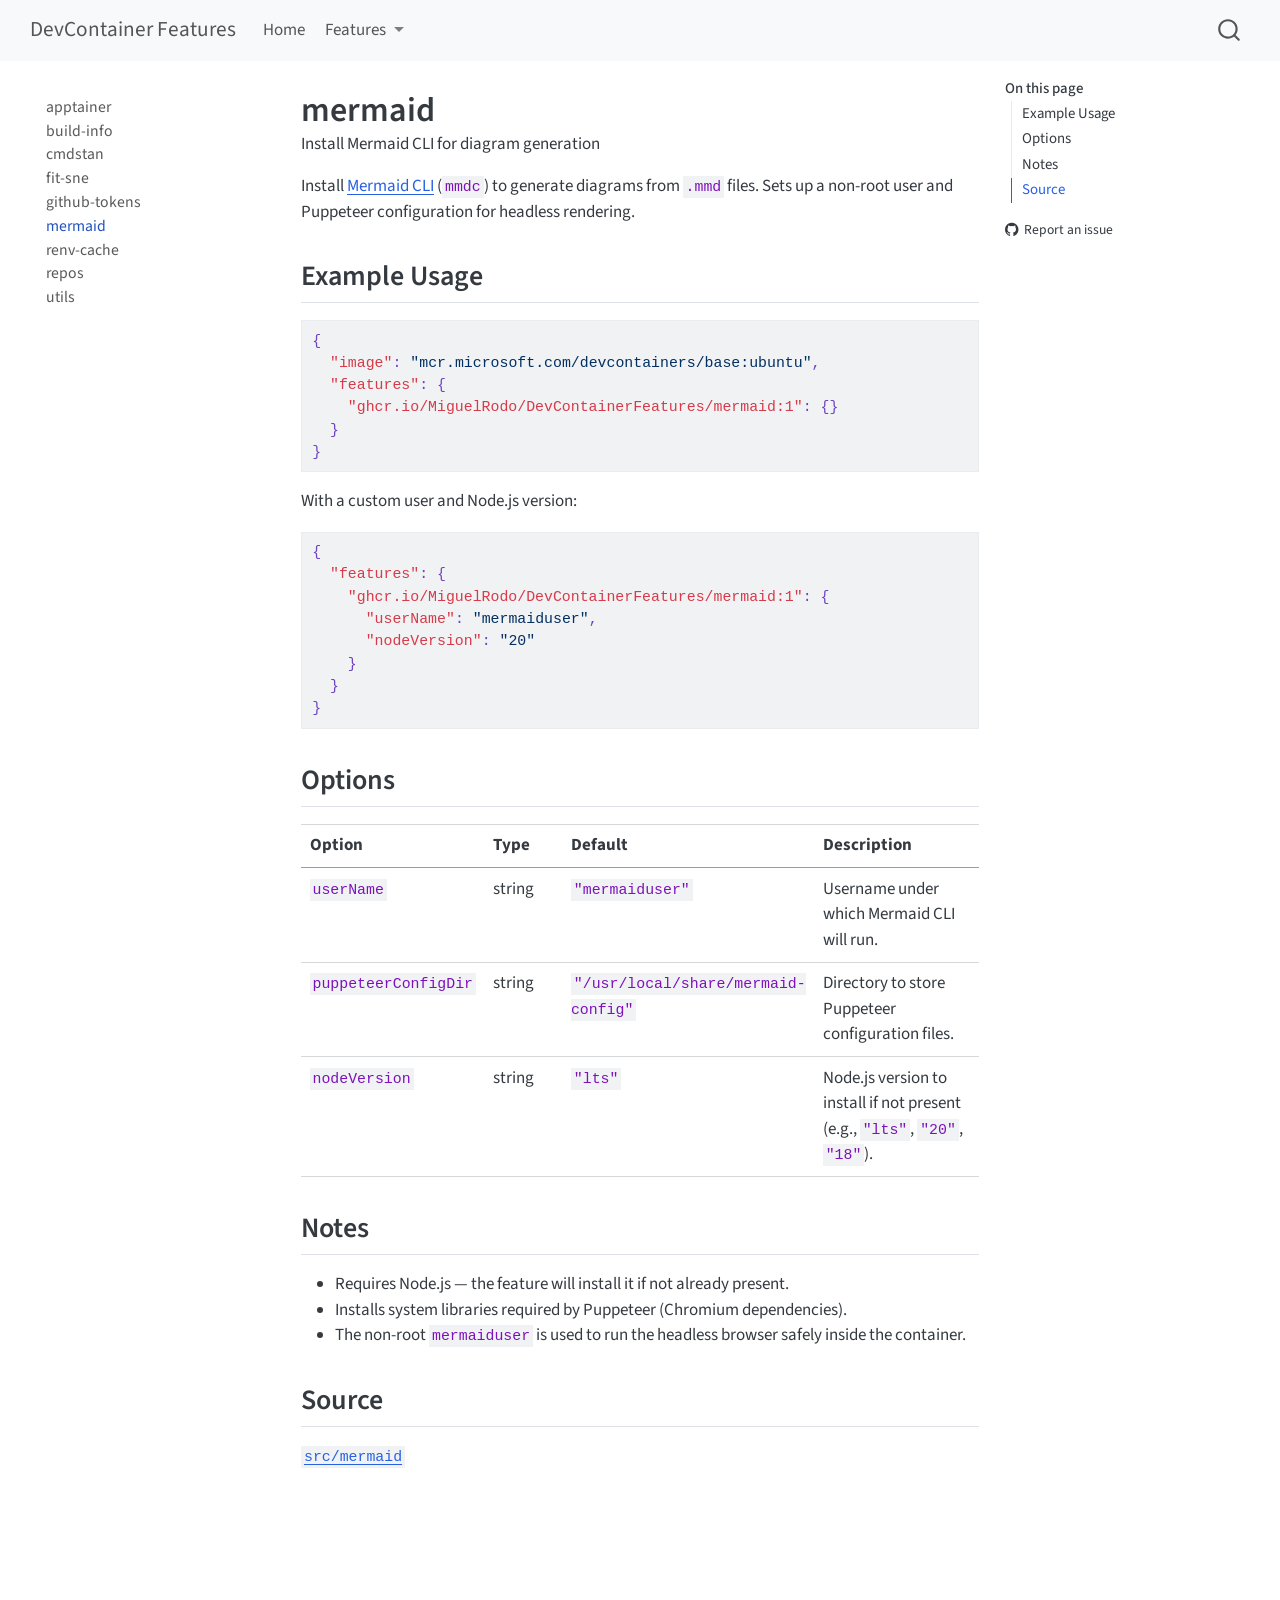
<file: features/mermaid.html>
<!DOCTYPE html>
<html xmlns="http://www.w3.org/1999/xhtml" lang="en" xml:lang="en"><head>

<meta charset="utf-8">
<meta name="generator" content="quarto-1.10.18">

<meta name="viewport" content="width=device-width, initial-scale=1.0, user-scalable=yes">

<meta name="description" content="Install Mermaid CLI for diagram generation">

<title>mermaid – DevContainer Features</title>
<style>
/* Default styles provided by pandoc.
** See https://pandoc.org/MANUAL.html#variables-for-html for config info.
*/
span.smallcaps{font-variant: small-caps;}
div.columns{display: flex; gap: 1.5em;}
div.column{flex: auto;}
@media screen {
div.columns{gap: min(4vw, 1.5em);}
div.column{overflow-x: auto;}
}
div.hanging-indent{margin-left: 1.5em; text-indent: -1.5em;}
ul.task-list{list-style: none;}
ul.task-list li input[type="checkbox"] {
  width: 0.8em;
  margin: 0 0.8em 0.2em -1em; /* quarto-specific, see https://github.com/quarto-dev/quarto-cli/issues/4556 */ 
  vertical-align: middle;
}
/* CSS for syntax highlighting */
html { -webkit-text-size-adjust: 100%; }
pre > code.sourceCode { white-space: pre; position: relative; }
pre > code.sourceCode > span { display: inline-block; line-height: 1.25; }
pre > code.sourceCode > span:empty { height: 1.2em; }
.sourceCode { overflow: visible; }
code.sourceCode > span { color: inherit; text-decoration: inherit; }
div.sourceCode { margin: 1em 0; }
pre.sourceCode { margin: 0; }
@media screen {
div.sourceCode { overflow: auto; }
}
@media print {
pre > code.sourceCode { white-space: pre-wrap; }
pre > code.sourceCode > span { text-indent: -5em; padding-left: 5em; }
}
pre.numberSource code
  { counter-reset: source-line 0; }
pre.numberSource code > span
  { position: relative; left: -4em; counter-increment: source-line; }
pre.numberSource code > span > a:first-child::before
  { content: counter(source-line);
    position: relative; left: -1em; text-align: right; vertical-align: baseline;
    border: none; display: inline-block;
    -webkit-touch-callout: none; -webkit-user-select: none;
    -khtml-user-select: none; -moz-user-select: none;
    -ms-user-select: none; user-select: none;
    padding: 0 4px; width: 4em;
  }
pre.numberSource { margin-left: 3em;  padding-left: 4px; }
div.sourceCode
  {   }
@media screen {
pre > code.sourceCode > span > a:first-child::before { text-decoration: underline; }
}
</style>


<script src="../site_libs/quarto-nav/quarto-nav.js"></script>
<script src="../site_libs/quarto-nav/headroom.min.js"></script>
<script src="../site_libs/clipboard/clipboard.min.js"></script>
<script src="../site_libs/quarto-search/autocomplete.umd.js"></script>
<script src="../site_libs/quarto-search/fuse.min.js"></script>
<script src="../site_libs/quarto-search/quarto-search.js"></script>
<meta name="quarto:offset" content="../">
<script src="../site_libs/quarto-html/quarto.js" type="module"></script>
<script src="../site_libs/quarto-html/tabsets/tabsets.js" type="module"></script>
<script src="../site_libs/quarto-html/popper.min.js"></script>
<script src="../site_libs/quarto-html/tippy.umd.min.js"></script>
<script src="../site_libs/quarto-html/anchor.min.js"></script>
<link href="../site_libs/quarto-html/tippy.css" rel="stylesheet">
<link href="../site_libs/quarto-html/quarto-syntax-highlighting-bb62276ab45c84d9efd712f51ff97b5a.css" rel="stylesheet" id="quarto-text-highlighting-styles">
<script src="../site_libs/bootstrap/bootstrap.min.js"></script>
<link href="../site_libs/bootstrap/bootstrap-icons.css" rel="stylesheet">
<link href="../site_libs/bootstrap/bootstrap-2e3c3e6b6942b69ade587f612ecdfdd0.min.css" rel="stylesheet" append-hash="true" id="quarto-bootstrap" data-mode="light">
<script id="quarto-search-options" type="application/json">{
  "location": "navbar",
  "copy-button": false,
  "collapse-after": 3,
  "panel-placement": "end",
  "type": "overlay",
  "limit": 50,
  "keyboard-shortcut": [
    "f",
    "/",
    "s"
  ],
  "show-item-context": false,
  "language": {
    "search-no-results-text": "No results",
    "search-matching-documents-text": "matching documents",
    "search-copy-link-title": "Copy link to search",
    "search-hide-matches-text": "Hide additional matches",
    "search-more-match-text": "more match in this document",
    "search-more-matches-text": "more matches in this document",
    "search-clear-button-title": "Clear",
    "search-text-placeholder": "",
    "search-detached-cancel-button-title": "Cancel",
    "search-submit-button-title": "Submit",
    "search-label": "Search"
  }
}</script>


</head>

<body class="nav-sidebar floating nav-fixed quarto-light">

<div id="quarto-search-results"></div>
  <header id="quarto-header" class="headroom fixed-top">
    <nav class="navbar navbar-expand-lg " data-bs-theme="dark">
      <div class="navbar-container container-fluid">
      <div class="navbar-brand-container mx-auto">
    <a class="navbar-brand" href="../index.html">
    <span class="navbar-title">DevContainer Features</span>
    </a>
  </div>
            <div id="quarto-search" class="" title="Search"></div>
          <button class="navbar-toggler" type="button" data-bs-toggle="collapse" data-bs-target="#navbarCollapse" aria-controls="navbarCollapse" role="menu" aria-expanded="false" aria-label="Toggle navigation" onclick="if (window.quartoToggleHeadroom) { window.quartoToggleHeadroom(); }">
  <span class="navbar-toggler-icon"></span>
</button>
          <div class="collapse navbar-collapse" id="navbarCollapse">
            <ul class="navbar-nav navbar-nav-scroll me-auto">
  <li class="nav-item">
    <a class="nav-link" href="../index.html"> 
<span class="menu-text">Home</span></a>
  </li>  
  <li class="nav-item dropdown ">
    <a class="nav-link dropdown-toggle" href="#" id="nav-menu-features" role="link" data-bs-toggle="dropdown" aria-expanded="false">
 <span class="menu-text">Features</span>
    </a>
    <ul class="dropdown-menu" aria-labelledby="nav-menu-features">    
        <li>
    <a class="dropdown-item" href="../features/apptainer.html">
 <span class="dropdown-text">apptainer</span></a>
  </li>  
        <li>
    <a class="dropdown-item" href="../features/build-info.html">
 <span class="dropdown-text">build-info</span></a>
  </li>  
        <li>
    <a class="dropdown-item" href="../features/cmdstan.html">
 <span class="dropdown-text">cmdstan</span></a>
  </li>  
        <li>
    <a class="dropdown-item" href="../features/fit-sne.html">
 <span class="dropdown-text">fit-sne</span></a>
  </li>  
        <li>
    <a class="dropdown-item" href="../features/github-tokens.html">
 <span class="dropdown-text">github-tokens</span></a>
  </li>  
        <li>
    <a class="dropdown-item" href="../features/mermaid.html">
 <span class="dropdown-text">mermaid</span></a>
  </li>  
        <li>
    <a class="dropdown-item" href="../features/renv-cache.html">
 <span class="dropdown-text">renv-cache</span></a>
  </li>  
        <li>
    <a class="dropdown-item" href="../features/repos.html">
 <span class="dropdown-text">repos (deprecated)</span></a>
  </li>  
        <li>
    <a class="dropdown-item" href="../features/utils.html">
 <span class="dropdown-text">utils</span></a>
  </li>  
    </ul>
  </li>
</ul>
          </div> <!-- /navcollapse -->
            <div class="quarto-navbar-tools">
</div>
      </div> <!-- /container-fluid -->
    </nav>
  <nav class="quarto-secondary-nav">
    <div class="container-fluid d-flex">
      <button type="button" class="quarto-btn-toggle btn" data-bs-toggle="collapse" role="button" data-bs-target=".quarto-sidebar-collapse-item" aria-controls="quarto-sidebar" aria-expanded="false" aria-label="Toggle sidebar navigation" onclick="if (window.quartoToggleHeadroom) { window.quartoToggleHeadroom(); }">
        <i class="bi bi-layout-text-sidebar-reverse"></i>
      </button>
        <nav class="quarto-page-breadcrumbs" aria-label="breadcrumb"><ol class="breadcrumb"><li class="breadcrumb-item"><a href="../features/mermaid.html">mermaid</a></li></ol></nav>
        <a class="flex-grow-1" role="navigation" data-bs-toggle="collapse" data-bs-target=".quarto-sidebar-collapse-item" aria-controls="quarto-sidebar" aria-expanded="false" aria-label="Toggle sidebar navigation" onclick="if (window.quartoToggleHeadroom) { window.quartoToggleHeadroom(); }">      
        </a>
    </div>
  </nav>
</header>
<!-- content -->
<div id="quarto-content" class="quarto-container page-columns page-rows-contents page-layout-article page-navbar">
<!-- sidebar -->
  <nav id="quarto-sidebar" class="sidebar collapse collapse-horizontal quarto-sidebar-collapse-item sidebar-navigation floating overflow-auto">
    <div class="sidebar-menu-container"> 
    <ul class="list-unstyled mt-1">
        <li class="sidebar-item">
  <div class="sidebar-item-container"> 
  <a href="../features/apptainer.html" class="sidebar-item-text sidebar-link">
 <span class="menu-text">apptainer</span></a>
  </div>
</li>
        <li class="sidebar-item">
  <div class="sidebar-item-container"> 
  <a href="../features/build-info.html" class="sidebar-item-text sidebar-link">
 <span class="menu-text">build-info</span></a>
  </div>
</li>
        <li class="sidebar-item">
  <div class="sidebar-item-container"> 
  <a href="../features/cmdstan.html" class="sidebar-item-text sidebar-link">
 <span class="menu-text">cmdstan</span></a>
  </div>
</li>
        <li class="sidebar-item">
  <div class="sidebar-item-container"> 
  <a href="../features/fit-sne.html" class="sidebar-item-text sidebar-link">
 <span class="menu-text">fit-sne</span></a>
  </div>
</li>
        <li class="sidebar-item">
  <div class="sidebar-item-container"> 
  <a href="../features/github-tokens.html" class="sidebar-item-text sidebar-link">
 <span class="menu-text">github-tokens</span></a>
  </div>
</li>
        <li class="sidebar-item">
  <div class="sidebar-item-container"> 
  <a href="../features/mermaid.html" class="sidebar-item-text sidebar-link active">
 <span class="menu-text">mermaid</span></a>
  </div>
</li>
        <li class="sidebar-item">
  <div class="sidebar-item-container"> 
  <a href="../features/renv-cache.html" class="sidebar-item-text sidebar-link">
 <span class="menu-text">renv-cache</span></a>
  </div>
</li>
        <li class="sidebar-item">
  <div class="sidebar-item-container"> 
  <a href="../features/repos.html" class="sidebar-item-text sidebar-link">
 <span class="menu-text">repos</span></a>
  </div>
</li>
        <li class="sidebar-item">
  <div class="sidebar-item-container"> 
  <a href="../features/utils.html" class="sidebar-item-text sidebar-link">
 <span class="menu-text">utils</span></a>
  </div>
</li>
    </ul>
    </div>
</nav>
<div id="quarto-sidebar-glass" class="quarto-sidebar-collapse-item" data-bs-toggle="collapse" data-bs-target=".quarto-sidebar-collapse-item"></div>
<!-- margin-sidebar -->
    <div id="quarto-margin-sidebar" class="sidebar margin-sidebar">
        <nav id="TOC" role="doc-toc" class="toc-active">
    <h2 id="toc-title">On this page</h2>
   
  <ul>
  <li><a href="#example-usage" id="toc-example-usage" class="nav-link active" data-scroll-target="#example-usage">Example Usage</a></li>
  <li><a href="#options" id="toc-options" class="nav-link" data-scroll-target="#options">Options</a></li>
  <li><a href="#notes" id="toc-notes" class="nav-link" data-scroll-target="#notes">Notes</a></li>
  <li><a href="#source" id="toc-source" class="nav-link" data-scroll-target="#source">Source</a></li>
  </ul>
<div class="toc-actions"><ul><li><a href="https://github.com/MiguelRodo/DevContainerFeatures/issues/new" class="toc-action"><i class="bi bi-github"></i>Report an issue</a></li></ul></div></nav>
    </div>
<!-- main -->
<main class="content" id="quarto-document-content">

<header id="title-block-header" class="quarto-title-block default">
<div class="quarto-title">
<h1 class="title">mermaid</h1>
</div>

<div>
  <div class="description">
    Install Mermaid CLI for diagram generation
  </div>
</div>


<div class="quarto-title-meta">

    
  
    
  </div>
  


</header>


<p>Install <a href="https://github.com/mermaid-js/mermaid-cli">Mermaid CLI</a> (<code>mmdc</code>) to generate diagrams from <code>.mmd</code> files. Sets up a non-root user and Puppeteer configuration for headless rendering.</p>
<section id="example-usage" class="level2">
<h2 class="anchored" data-anchor-id="example-usage">Example Usage</h2>
<div class="code-copy-outer-scaffold"><div class="sourceCode" id="cb1"><pre class="sourceCode json code-with-copy"><code class="sourceCode json"><span id="cb1-1"><a href="#cb1-1" aria-hidden="true" tabindex="-1"></a><span class="fu">{</span></span>
<span id="cb1-2"><a href="#cb1-2" aria-hidden="true" tabindex="-1"></a>  <span class="dt">"image"</span><span class="fu">:</span> <span class="st">"mcr.microsoft.com/devcontainers/base:ubuntu"</span><span class="fu">,</span></span>
<span id="cb1-3"><a href="#cb1-3" aria-hidden="true" tabindex="-1"></a>  <span class="dt">"features"</span><span class="fu">:</span> <span class="fu">{</span></span>
<span id="cb1-4"><a href="#cb1-4" aria-hidden="true" tabindex="-1"></a>    <span class="dt">"ghcr.io/MiguelRodo/DevContainerFeatures/mermaid:1"</span><span class="fu">:</span> <span class="fu">{}</span></span>
<span id="cb1-5"><a href="#cb1-5" aria-hidden="true" tabindex="-1"></a>  <span class="fu">}</span></span>
<span id="cb1-6"><a href="#cb1-6" aria-hidden="true" tabindex="-1"></a><span class="fu">}</span></span></code></pre></div><button title="Copy to Clipboard" class="code-copy-button"><i class="bi"></i></button></div>
<p>With a custom user and Node.js version:</p>
<div class="code-copy-outer-scaffold"><div class="sourceCode" id="cb2"><pre class="sourceCode json code-with-copy"><code class="sourceCode json"><span id="cb2-1"><a href="#cb2-1" aria-hidden="true" tabindex="-1"></a><span class="fu">{</span></span>
<span id="cb2-2"><a href="#cb2-2" aria-hidden="true" tabindex="-1"></a>  <span class="dt">"features"</span><span class="fu">:</span> <span class="fu">{</span></span>
<span id="cb2-3"><a href="#cb2-3" aria-hidden="true" tabindex="-1"></a>    <span class="dt">"ghcr.io/MiguelRodo/DevContainerFeatures/mermaid:1"</span><span class="fu">:</span> <span class="fu">{</span></span>
<span id="cb2-4"><a href="#cb2-4" aria-hidden="true" tabindex="-1"></a>      <span class="dt">"userName"</span><span class="fu">:</span> <span class="st">"mermaiduser"</span><span class="fu">,</span></span>
<span id="cb2-5"><a href="#cb2-5" aria-hidden="true" tabindex="-1"></a>      <span class="dt">"nodeVersion"</span><span class="fu">:</span> <span class="st">"20"</span></span>
<span id="cb2-6"><a href="#cb2-6" aria-hidden="true" tabindex="-1"></a>    <span class="fu">}</span></span>
<span id="cb2-7"><a href="#cb2-7" aria-hidden="true" tabindex="-1"></a>  <span class="fu">}</span></span>
<span id="cb2-8"><a href="#cb2-8" aria-hidden="true" tabindex="-1"></a><span class="fu">}</span></span></code></pre></div><button title="Copy to Clipboard" class="code-copy-button"><i class="bi"></i></button></div>
</section>
<section id="options" class="level2">
<h2 class="anchored" data-anchor-id="options">Options</h2>
<table class="caption-top table">
<colgroup>
<col style="width: 22%">
<col style="width: 16%">
<col style="width: 25%">
<col style="width: 36%">
</colgroup>
<thead>
<tr class="header">
<th>Option</th>
<th>Type</th>
<th>Default</th>
<th>Description</th>
</tr>
</thead>
<tbody>
<tr class="odd">
<td><code>userName</code></td>
<td>string</td>
<td><code>"mermaiduser"</code></td>
<td>Username under which Mermaid CLI will run.</td>
</tr>
<tr class="even">
<td><code>puppeteerConfigDir</code></td>
<td>string</td>
<td><code>"/usr/local/share/mermaid-config"</code></td>
<td>Directory to store Puppeteer configuration files.</td>
</tr>
<tr class="odd">
<td><code>nodeVersion</code></td>
<td>string</td>
<td><code>"lts"</code></td>
<td>Node.js version to install if not present (e.g., <code>"lts"</code>, <code>"20"</code>, <code>"18"</code>).</td>
</tr>
</tbody>
</table>
</section>
<section id="notes" class="level2">
<h2 class="anchored" data-anchor-id="notes">Notes</h2>
<ul>
<li>Requires Node.js — the feature will install it if not already present.</li>
<li>Installs system libraries required by Puppeteer (Chromium dependencies).</li>
<li>The non-root <code>mermaiduser</code> is used to run the headless browser safely inside the container.</li>
</ul>
</section>
<section id="source" class="level2">
<h2 class="anchored" data-anchor-id="source">Source</h2>
<p><a href="https://github.com/MiguelRodo/DevContainerFeatures/tree/main/src/mermaid"><code>src/mermaid</code></a></p>


</section>

</main> <!-- /main -->
<script id="quarto-html-after-body" type="application/javascript">
  window.document.addEventListener("DOMContentLoaded", function (event) {
    const icon = "";
    const anchorJS = new window.AnchorJS();
    anchorJS.options = {
      placement: 'right',
      icon: icon
    };
    anchorJS.add('.anchored');
    const isCodeAnnotation = (el) => {
      for (const clz of el.classList) {
        if (clz.startsWith('code-annotation-')) {                     
          return true;
        }
      }
      return false;
    }
    const onCopySuccess = function(e) {
      // button target
      const button = e.trigger;
      // don't keep focus
      button.blur();
      // flash "checked"
      button.classList.add('code-copy-button-checked');
      var currentTitle = button.getAttribute("title");
      button.setAttribute("title", "Copied!");
      let tooltip;
      if (window.bootstrap) {
        button.setAttribute("data-bs-toggle", "tooltip");
        button.setAttribute("data-bs-placement", "left");
        button.setAttribute("data-bs-title", "Copied!");
        tooltip = new bootstrap.Tooltip(button, 
          { trigger: "manual", 
            customClass: "code-copy-button-tooltip",
            offset: [0, -8]});
        tooltip.show();    
      }
      setTimeout(function() {
        if (tooltip) {
          tooltip.hide();
          button.removeAttribute("data-bs-title");
          button.removeAttribute("data-bs-toggle");
          button.removeAttribute("data-bs-placement");
        }
        button.setAttribute("title", currentTitle);
        button.classList.remove('code-copy-button-checked');
      }, 1000);
      // clear code selection
      e.clearSelection();
    }
    const getTextToCopy = function(trigger) {
      const outerScaffold = trigger.parentElement.cloneNode(true);
      const codeEl = outerScaffold.querySelector('code');
      for (const childEl of codeEl.children) {
        if (isCodeAnnotation(childEl)) {
          childEl.remove();
        }
      }
      return codeEl.innerText;
    }
    const clipboard = new window.ClipboardJS('.code-copy-button:not([data-in-quarto-modal])', {
      text: getTextToCopy
    });
    clipboard.on('success', onCopySuccess);
    if (window.document.getElementById('quarto-embedded-source-code-modal')) {
      const clipboardModal = new window.ClipboardJS('.code-copy-button[data-in-quarto-modal]', {
        text: getTextToCopy,
        container: window.document.getElementById('quarto-embedded-source-code-modal')
      });
      clipboardModal.on('success', onCopySuccess);
    }
      var localhostRegex = new RegExp(/^(?:http|https):\/\/localhost\:?[0-9]*\//);
      var mailtoRegex = new RegExp(/^mailto:/);
        var filterRegex = new RegExp("https:\/\/MiguelRodo\.github\.io\/DevContainerFeatures\/");
      var isInternal = (href) => {
          return filterRegex.test(href) || localhostRegex.test(href) || mailtoRegex.test(href);
      }
      // Inspect non-navigation links and adorn them if external
     var links = window.document.querySelectorAll('a[href]:not(.nav-link):not(.navbar-brand):not(.toc-action):not(.sidebar-link):not(.sidebar-item-toggle):not(.pagination-link):not(.no-external):not([aria-hidden]):not(.dropdown-item):not(.quarto-navigation-tool):not(.about-link)');
      for (var i=0; i<links.length; i++) {
        const link = links[i];
        if (!isInternal(link.href)) {
          // undo the damage that might have been done by quarto-nav.js in the case of
          // links that we want to consider external
          if (link.dataset.originalHref !== undefined) {
            link.href = link.dataset.originalHref;
          }
        }
      }
    function tippyHover(el, contentFn, onTriggerFn, onUntriggerFn) {
      const config = {
        allowHTML: true,
        maxWidth: 500,
        delay: 100,
        arrow: false,
        appendTo: function(el) {
            return el.parentElement;
        },
        interactive: true,
        interactiveBorder: 10,
        theme: 'quarto',
        placement: 'bottom-start',
      };
      if (contentFn) {
        config.content = contentFn;
      }
      if (onTriggerFn) {
        config.onTrigger = onTriggerFn;
      }
      if (onUntriggerFn) {
        config.onUntrigger = onUntriggerFn;
      }
      window.tippy(el, config); 
    }
    const noterefs = window.document.querySelectorAll('a[role="doc-noteref"]');
    for (var i=0; i<noterefs.length; i++) {
      const ref = noterefs[i];
      tippyHover(ref, function() {
        // use id or data attribute instead here
        let href = ref.getAttribute('data-footnote-href') || ref.getAttribute('href');
        try { href = new URL(href).hash; } catch {}
        const id = href.replace(/^#\/?/, "");
        const note = window.document.getElementById(id);
        if (note) {
          return note.innerHTML;
        } else {
          return "";
        }
      });
    }
    const xrefs = window.document.querySelectorAll('a.quarto-xref');
    const processXRef = (id, note) => {
      // Strip column container classes
      const stripColumnClz = (el) => {
        el.classList.remove("page-full", "page-columns");
        if (el.children) {
          for (const child of el.children) {
            stripColumnClz(child);
          }
        }
      }
      stripColumnClz(note)
      if (id === null || id.startsWith('sec-')) {
        // Special case sections, only their first couple elements
        const container = document.createElement("div");
        if (note.children && note.children.length > 2) {
          container.appendChild(note.children[0].cloneNode(true));
          for (let i = 1; i < note.children.length; i++) {
            const child = note.children[i];
            if (child.tagName === "P" && child.innerText === "") {
              continue;
            } else {
              container.appendChild(child.cloneNode(true));
              break;
            }
          }
          if (window.Quarto?.typesetMath) {
            window.Quarto.typesetMath(container);
          }
          return container.innerHTML
        } else {
          if (window.Quarto?.typesetMath) {
            window.Quarto.typesetMath(note);
          }
          return note.innerHTML;
        }
      } else {
        // Remove any anchor links if they are present
        const anchorLink = note.querySelector('a.anchorjs-link');
        if (anchorLink) {
          anchorLink.remove();
        }
        if (window.Quarto?.typesetMath) {
          window.Quarto.typesetMath(note);
        }
        if (note.classList.contains("callout")) {
          return note.outerHTML;
        } else {
          return note.innerHTML;
        }
      }
    }
    for (var i=0; i<xrefs.length; i++) {
      const xref = xrefs[i];
      tippyHover(xref, undefined, function(instance) {
        instance.disable();
        let url = xref.getAttribute('href');
        let hash = undefined; 
        if (url.startsWith('#')) {
          hash = url;
        } else {
          try { hash = new URL(url).hash; } catch {}
        }
        if (hash) {
          const id = hash.replace(/^#\/?/, "");
          const note = window.document.getElementById(id);
          if (note !== null) {
            try {
              const html = processXRef(id, note.cloneNode(true));
              instance.setContent(html);
            } finally {
              instance.enable();
              instance.show();
            }
          } else {
            // See if we can fetch this
            fetch(url.split('#')[0])
            .then(res => res.text())
            .then(html => {
              const parser = new DOMParser();
              const htmlDoc = parser.parseFromString(html, "text/html");
              const note = htmlDoc.getElementById(id);
              if (note !== null) {
                const html = processXRef(id, note);
                instance.setContent(html);
              } 
            }).finally(() => {
              instance.enable();
              instance.show();
            });
          }
        } else {
          // See if we can fetch a full url (with no hash to target)
          // This is a special case and we should probably do some content thinning / targeting
          fetch(url)
          .then(res => res.text())
          .then(html => {
            const parser = new DOMParser();
            const htmlDoc = parser.parseFromString(html, "text/html");
            const note = htmlDoc.querySelector('main.content');
            if (note !== null) {
              // This should only happen for chapter cross references
              // (since there is no id in the URL)
              // remove the first header
              if (note.children.length > 0 && note.children[0].tagName === "HEADER") {
                note.children[0].remove();
              }
              const html = processXRef(null, note);
              instance.setContent(html);
            } 
          }).finally(() => {
            instance.enable();
            instance.show();
          });
        }
      }, function(instance) {
      });
    }
        let selectedAnnoteEl;
        const selectorForAnnotation = ( cell, annotation) => {
          let cellAttr = 'data-code-cell="' + cell + '"';
          let lineAttr = 'data-code-annotation="' +  annotation + '"';
          const selector = 'span[' + cellAttr + '][' + lineAttr + ']';
          return selector;
        }
        const selectCodeLines = (annoteEl) => {
          const doc = window.document;
          const targetCell = annoteEl.getAttribute("data-target-cell");
          const targetAnnotation = annoteEl.getAttribute("data-target-annotation");
          const annoteSpan = window.document.querySelector(selectorForAnnotation(targetCell, targetAnnotation));
          const lines = annoteSpan.getAttribute("data-code-lines").split(",");
          const lineIds = lines.map((line) => {
            return targetCell + "-" + line;
          })
          let top = null;
          let height = null;
          let parent = null;
          if (lineIds.length > 0) {
              //compute the position of the single el (top and bottom and make a div)
              const el = window.document.getElementById(lineIds[0]);
              top = el.offsetTop;
              height = el.offsetHeight;
              parent = el.parentElement.parentElement;
            if (lineIds.length > 1) {
              const lastEl = window.document.getElementById(lineIds[lineIds.length - 1]);
              const bottom = lastEl.offsetTop + lastEl.offsetHeight;
              height = bottom - top;
            }
            if (top !== null && height !== null && parent !== null) {
              // cook up a div (if necessary) and position it 
              let div = window.document.getElementById("code-annotation-line-highlight");
              if (div === null) {
                div = window.document.createElement("div");
                div.setAttribute("id", "code-annotation-line-highlight");
                div.style.position = 'absolute';
                parent.appendChild(div);
              }
              div.style.top = top - 2 + "px";
              div.style.height = height + 4 + "px";
              div.style.left = 0;
              let gutterDiv = window.document.getElementById("code-annotation-line-highlight-gutter");
              if (gutterDiv === null) {
                gutterDiv = window.document.createElement("div");
                gutterDiv.setAttribute("id", "code-annotation-line-highlight-gutter");
                gutterDiv.style.position = 'absolute';
                const codeCell = window.document.getElementById(targetCell);
                const gutter = codeCell.querySelector('.code-annotation-gutter');
                gutter.appendChild(gutterDiv);
              }
              gutterDiv.style.top = top - 2 + "px";
              gutterDiv.style.height = height + 4 + "px";
            }
            selectedAnnoteEl = annoteEl;
          }
        };
        const unselectCodeLines = () => {
          const elementsIds = ["code-annotation-line-highlight", "code-annotation-line-highlight-gutter"];
          elementsIds.forEach((elId) => {
            const div = window.document.getElementById(elId);
            if (div) {
              div.remove();
            }
          });
          selectedAnnoteEl = undefined;
        };
          // Handle positioning of the toggle
      window.addEventListener(
        "resize",
        throttle(() => {
          elRect = undefined;
          if (selectedAnnoteEl) {
            selectCodeLines(selectedAnnoteEl);
          }
        }, 10)
      );
      function throttle(fn, ms) {
      let throttle = false;
      let timer;
        return (...args) => {
          if(!throttle) { // first call gets through
              fn.apply(this, args);
              throttle = true;
          } else { // all the others get throttled
              if(timer) clearTimeout(timer); // cancel #2
              timer = setTimeout(() => {
                fn.apply(this, args);
                timer = throttle = false;
              }, ms);
          }
        };
      }
        // Attach click handler to the DT
        const annoteDls = window.document.querySelectorAll('dt[data-target-cell]');
        for (const annoteDlNode of annoteDls) {
          annoteDlNode.addEventListener('click', (event) => {
            const clickedEl = event.target;
            if (clickedEl !== selectedAnnoteEl) {
              unselectCodeLines();
              const activeEl = window.document.querySelector('dt[data-target-cell].code-annotation-active');
              if (activeEl) {
                activeEl.classList.remove('code-annotation-active');
              }
              selectCodeLines(clickedEl);
              clickedEl.classList.add('code-annotation-active');
            } else {
              // Unselect the line
              unselectCodeLines();
              clickedEl.classList.remove('code-annotation-active');
            }
          });
        }
    const findCites = (el) => {
      const parentEl = el.parentElement;
      if (parentEl) {
        const cites = parentEl.dataset.cites;
        if (cites) {
          return {
            el,
            cites: cites.split(' ')
          };
        } else {
          return findCites(el.parentElement)
        }
      } else {
        return undefined;
      }
    };
    var bibliorefs = window.document.querySelectorAll('a[role="doc-biblioref"]');
    for (var i=0; i<bibliorefs.length; i++) {
      const ref = bibliorefs[i];
      const citeInfo = findCites(ref);
      if (citeInfo) {
        tippyHover(citeInfo.el, function() {
          var popup = window.document.createElement('div');
          citeInfo.cites.forEach(function(cite) {
            var citeDiv = window.document.createElement('div');
            citeDiv.classList.add('hanging-indent');
            citeDiv.classList.add('csl-entry');
            var biblioDiv = window.document.getElementById('ref-' + cite);
            if (biblioDiv) {
              citeDiv.innerHTML = biblioDiv.innerHTML;
            }
            popup.appendChild(citeDiv);
          });
          return popup.innerHTML;
        });
      }
    }
  });
  </script>
</div> <!-- /content -->




<footer class="footer"><div class="nav-footer"><div class="nav-footer-center"><div class="toc-actions d-sm-block d-md-none"><ul><li><a href="https://github.com/MiguelRodo/DevContainerFeatures/issues/new" class="toc-action"><i class="bi bi-github"></i>Report an issue</a></li></ul></div></div></div></footer></body></html>
</file>
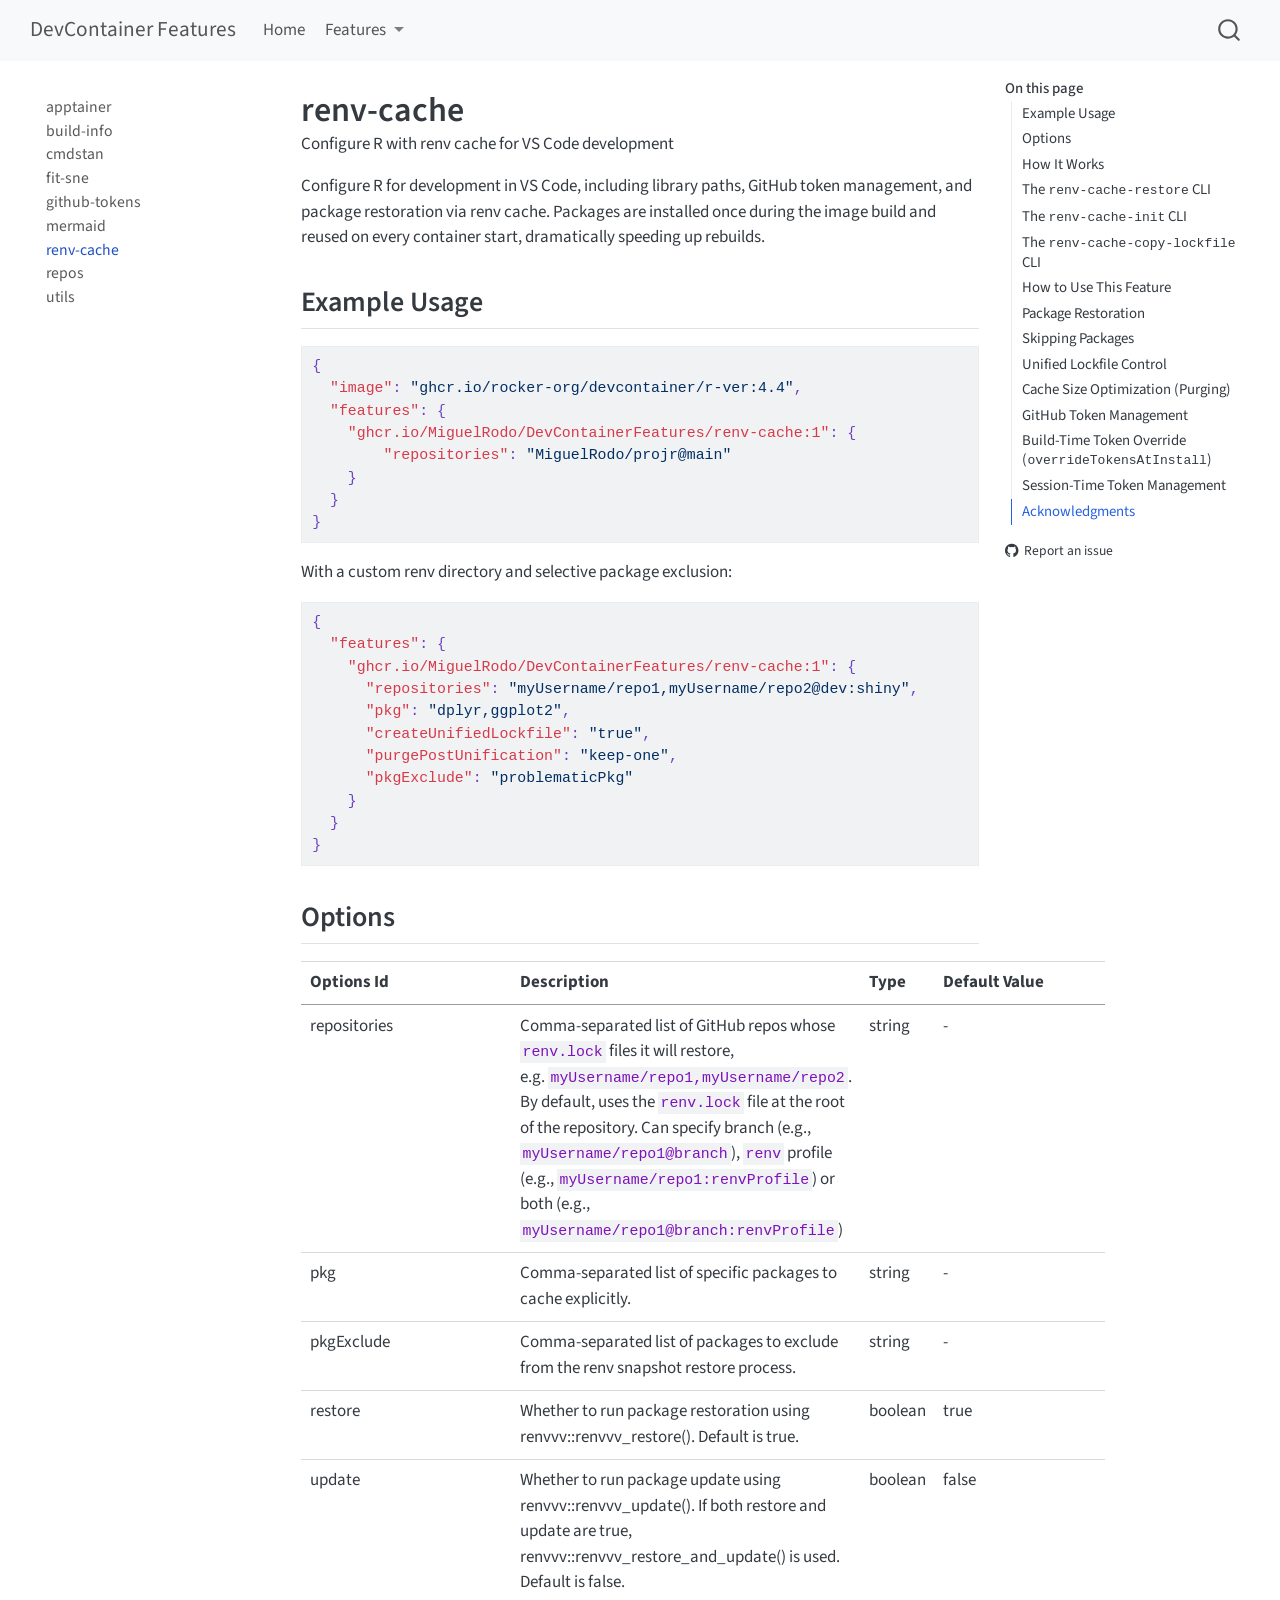
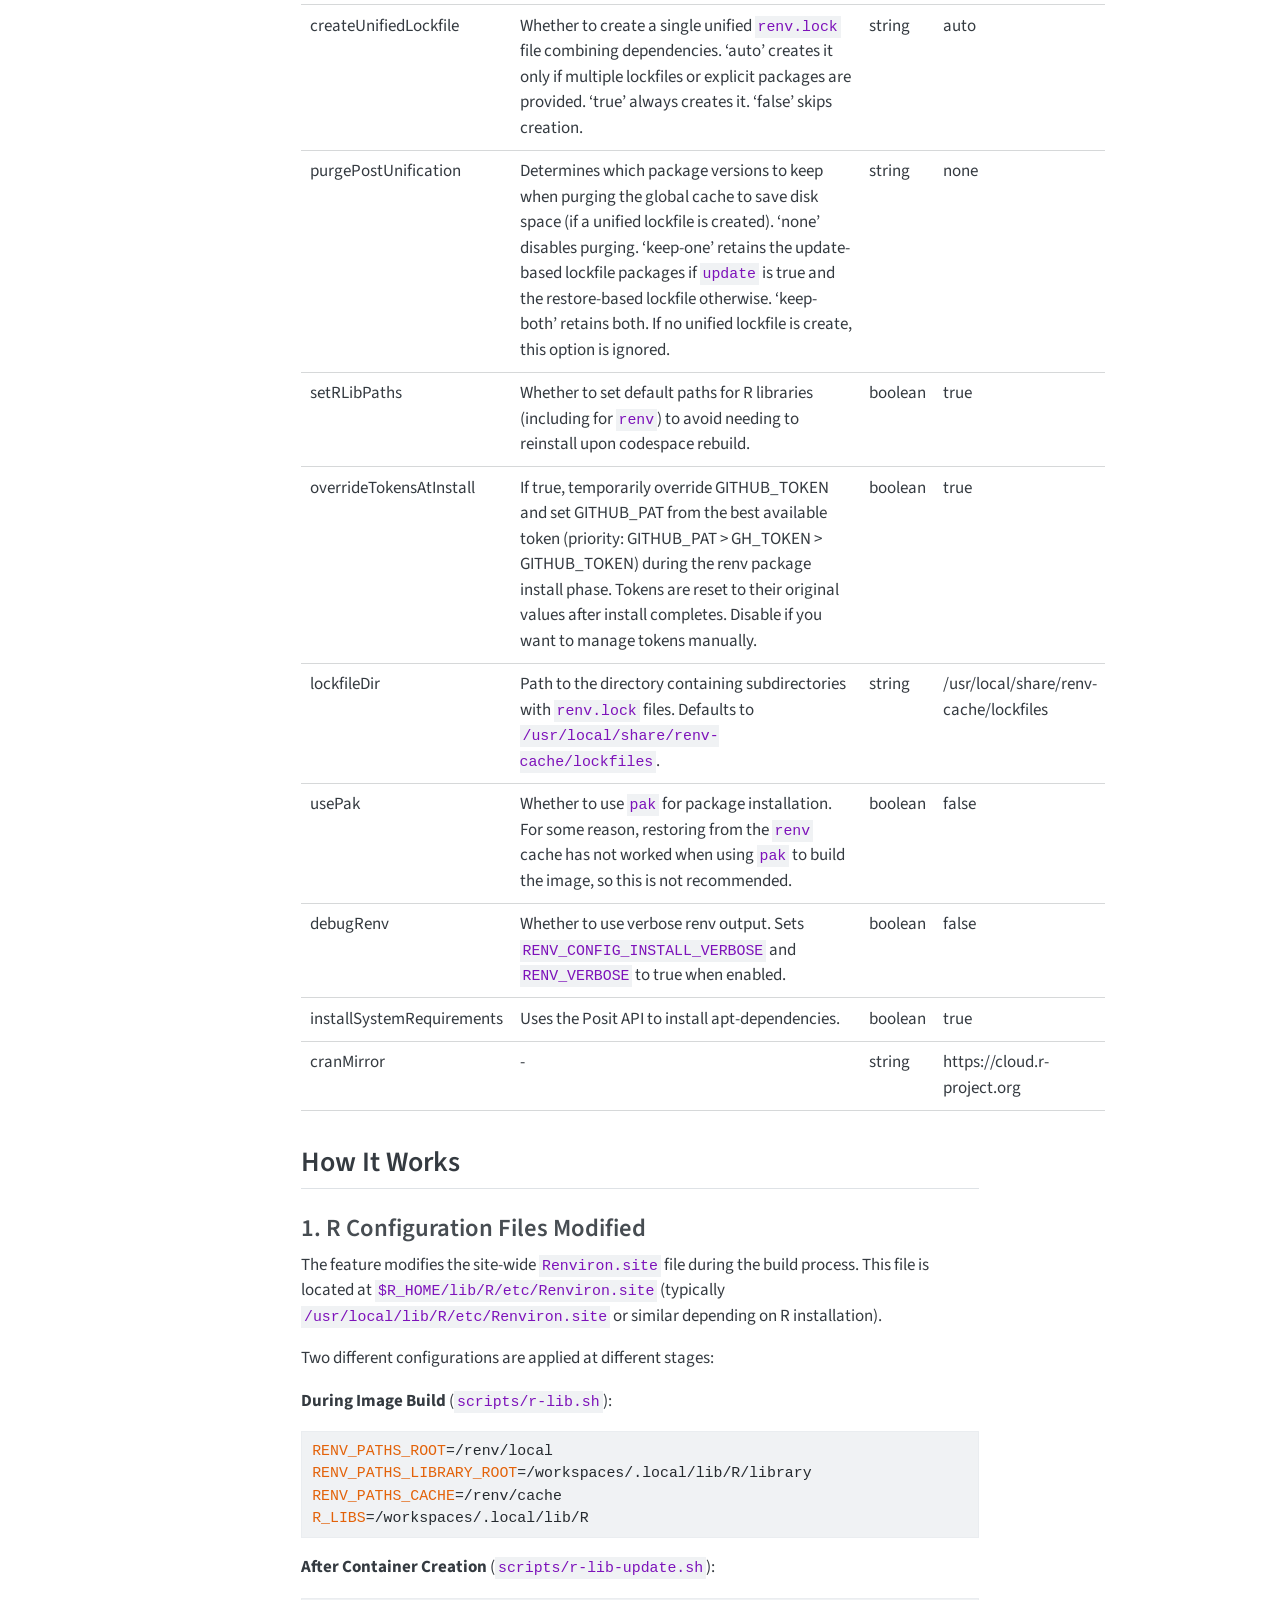
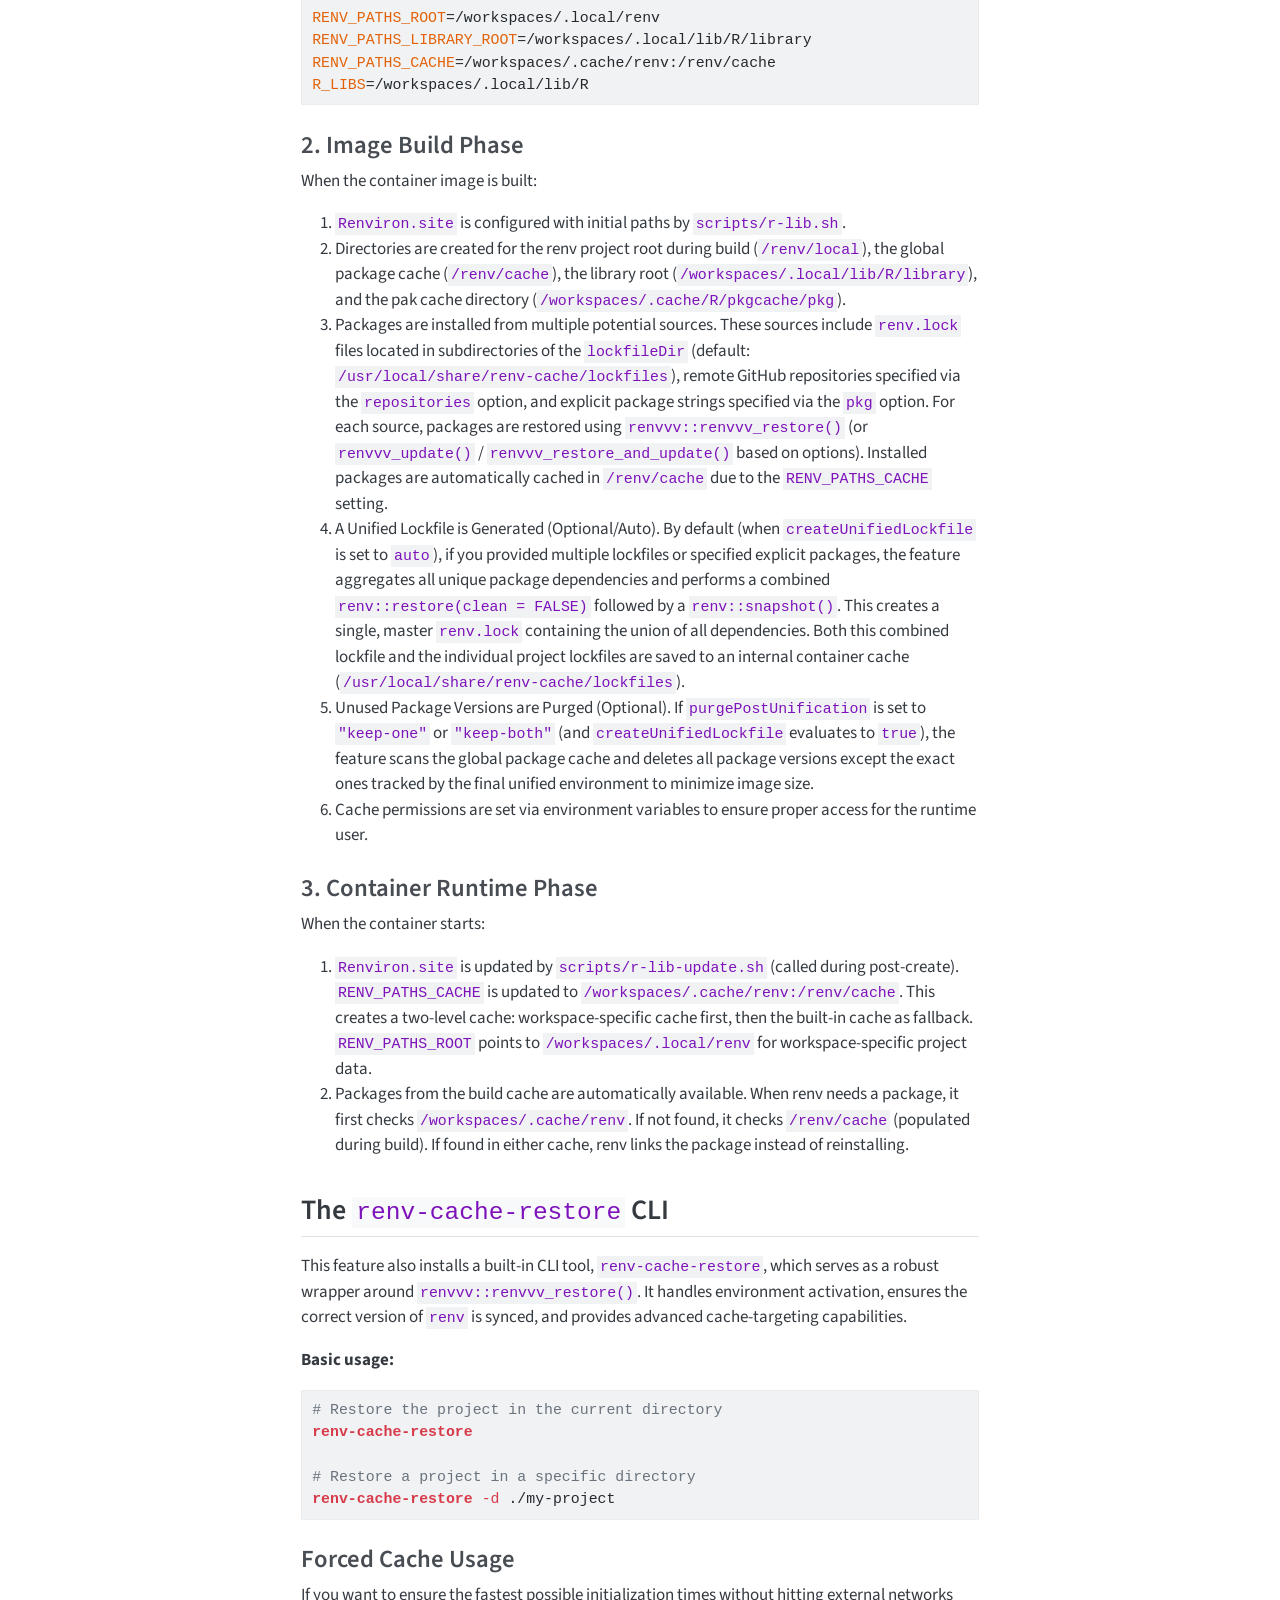
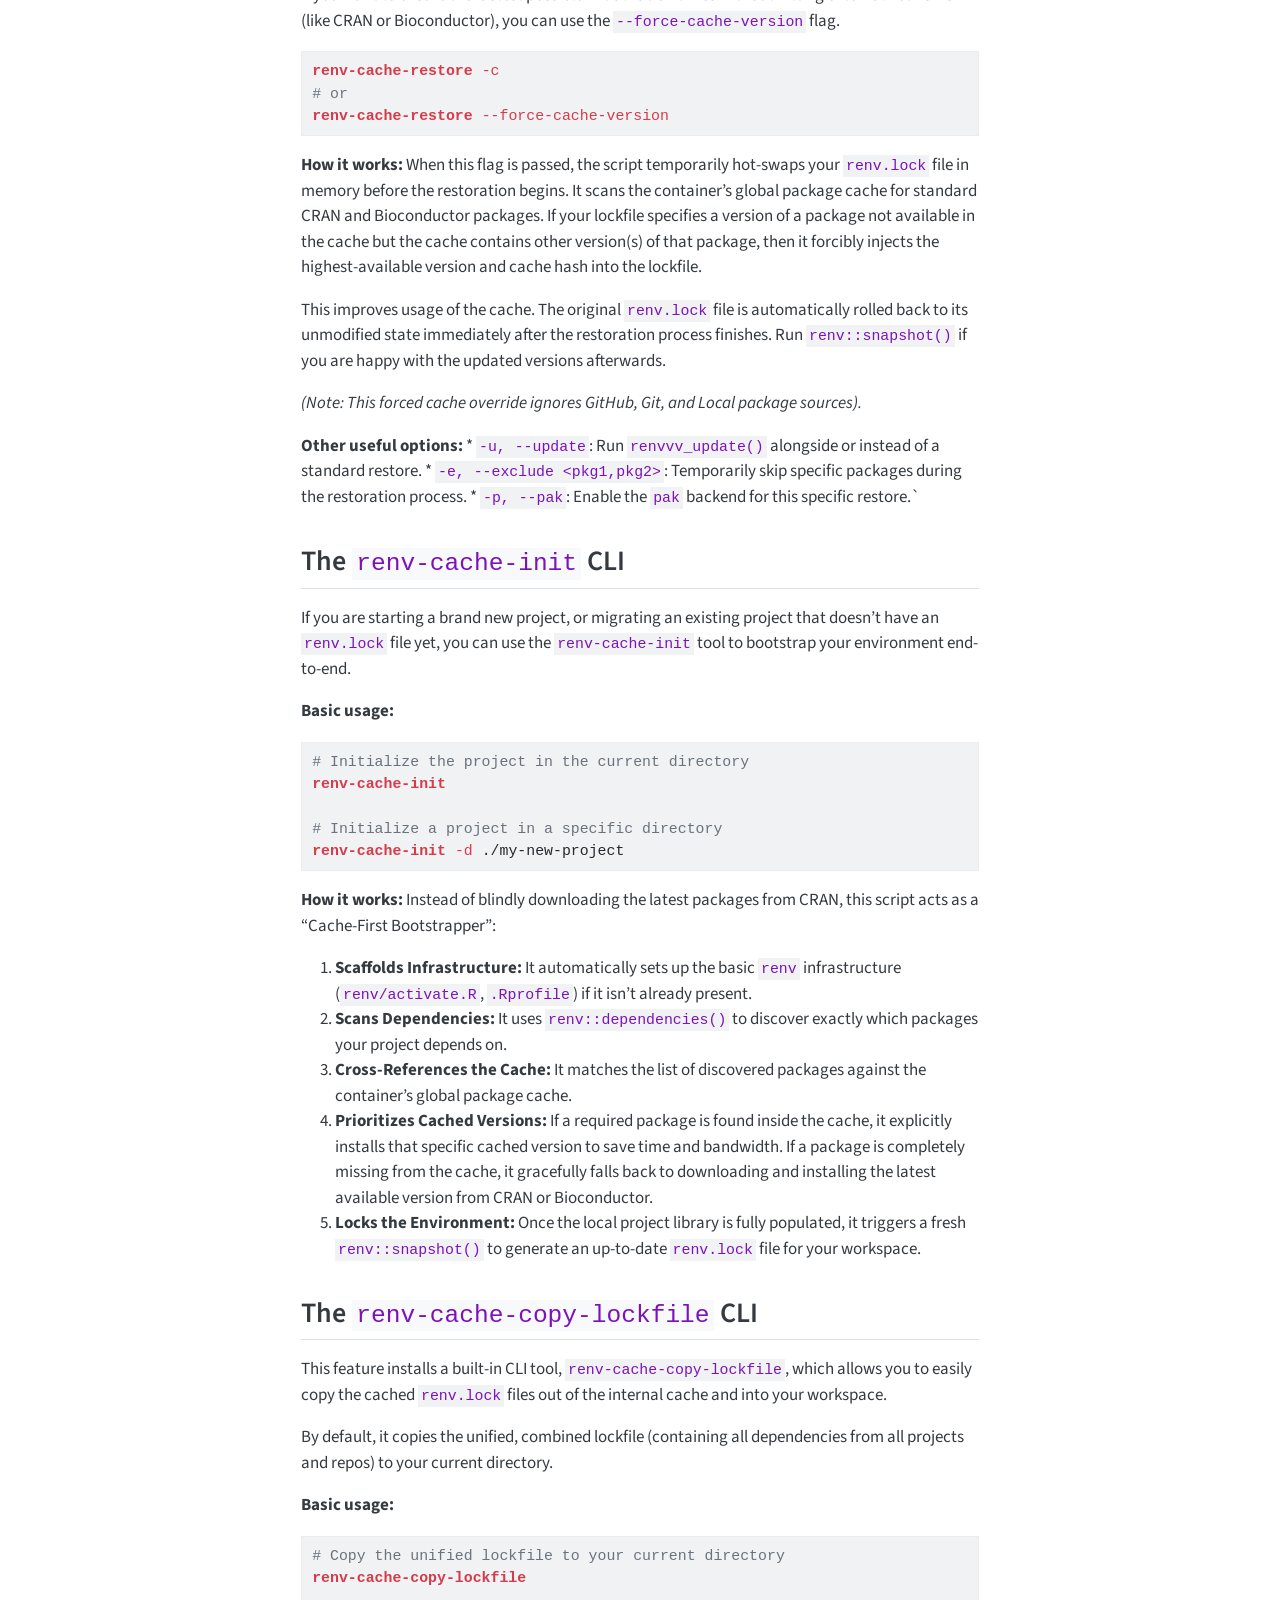
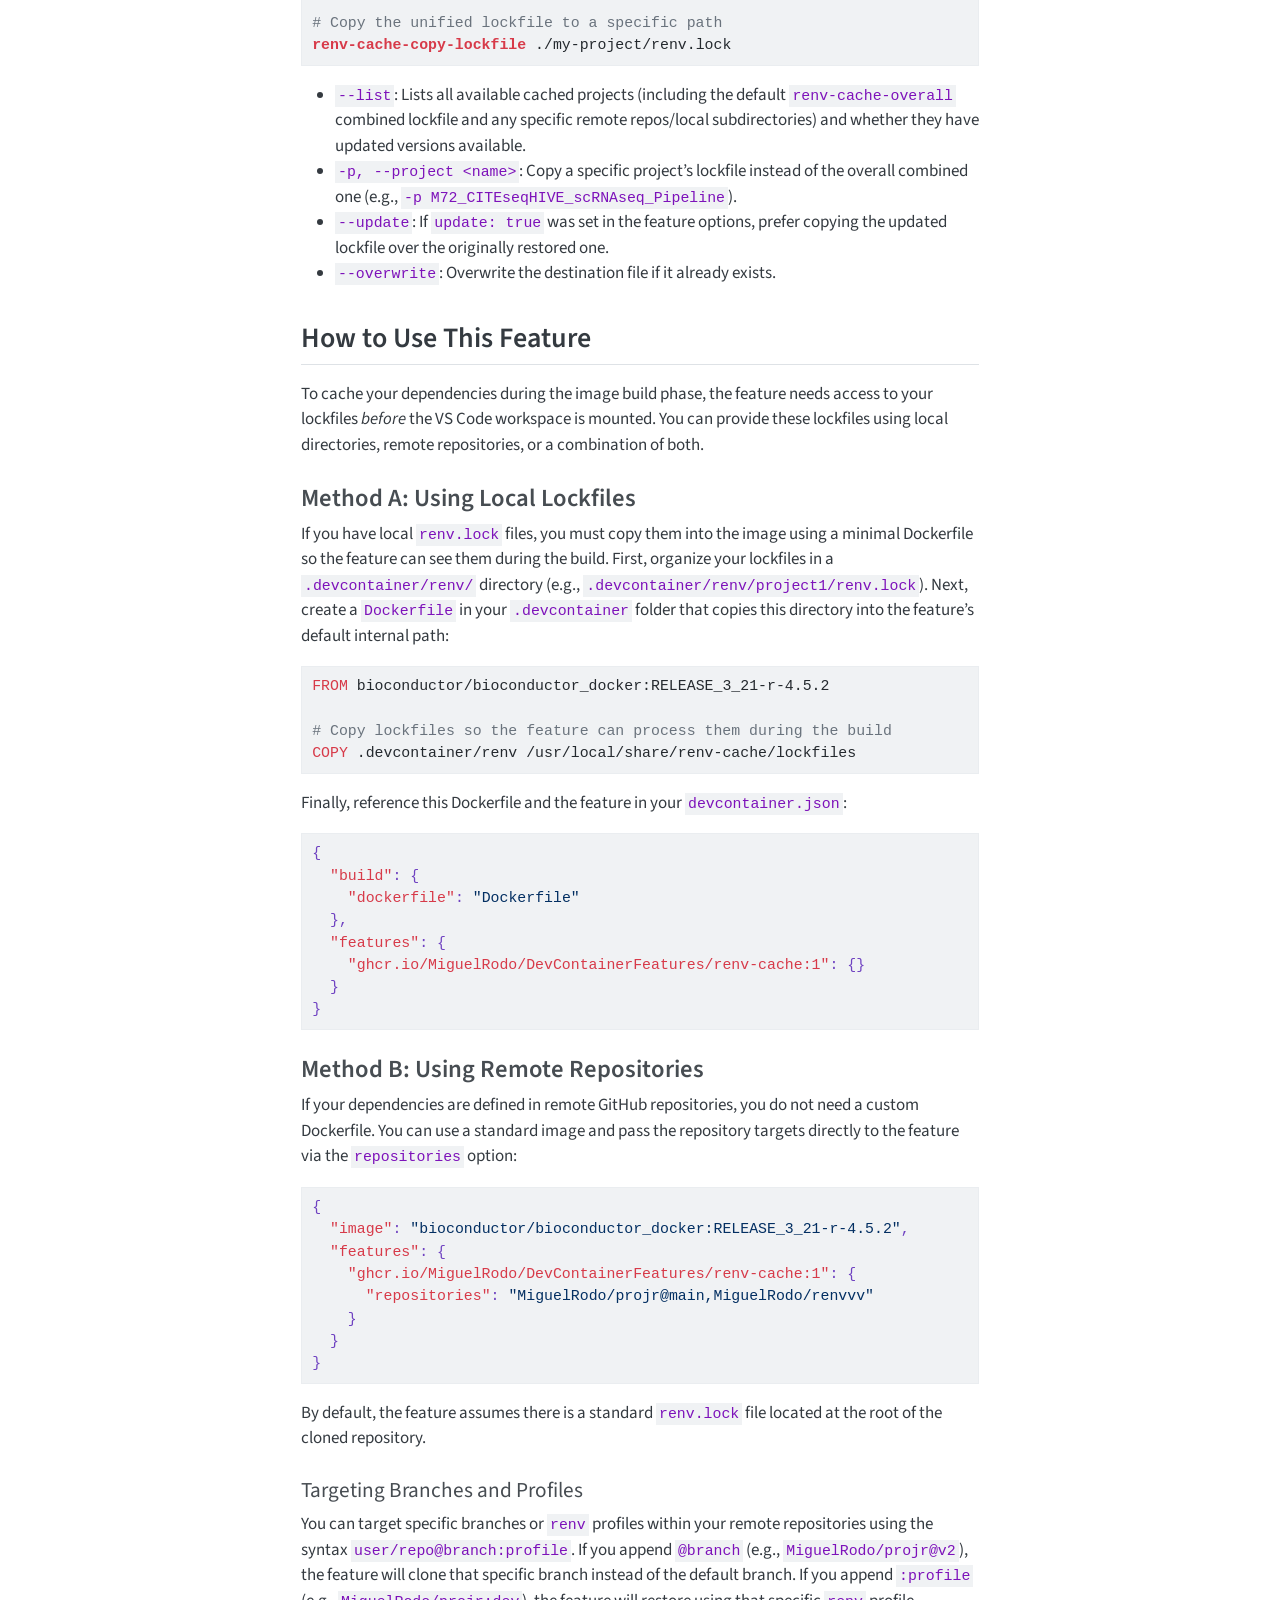
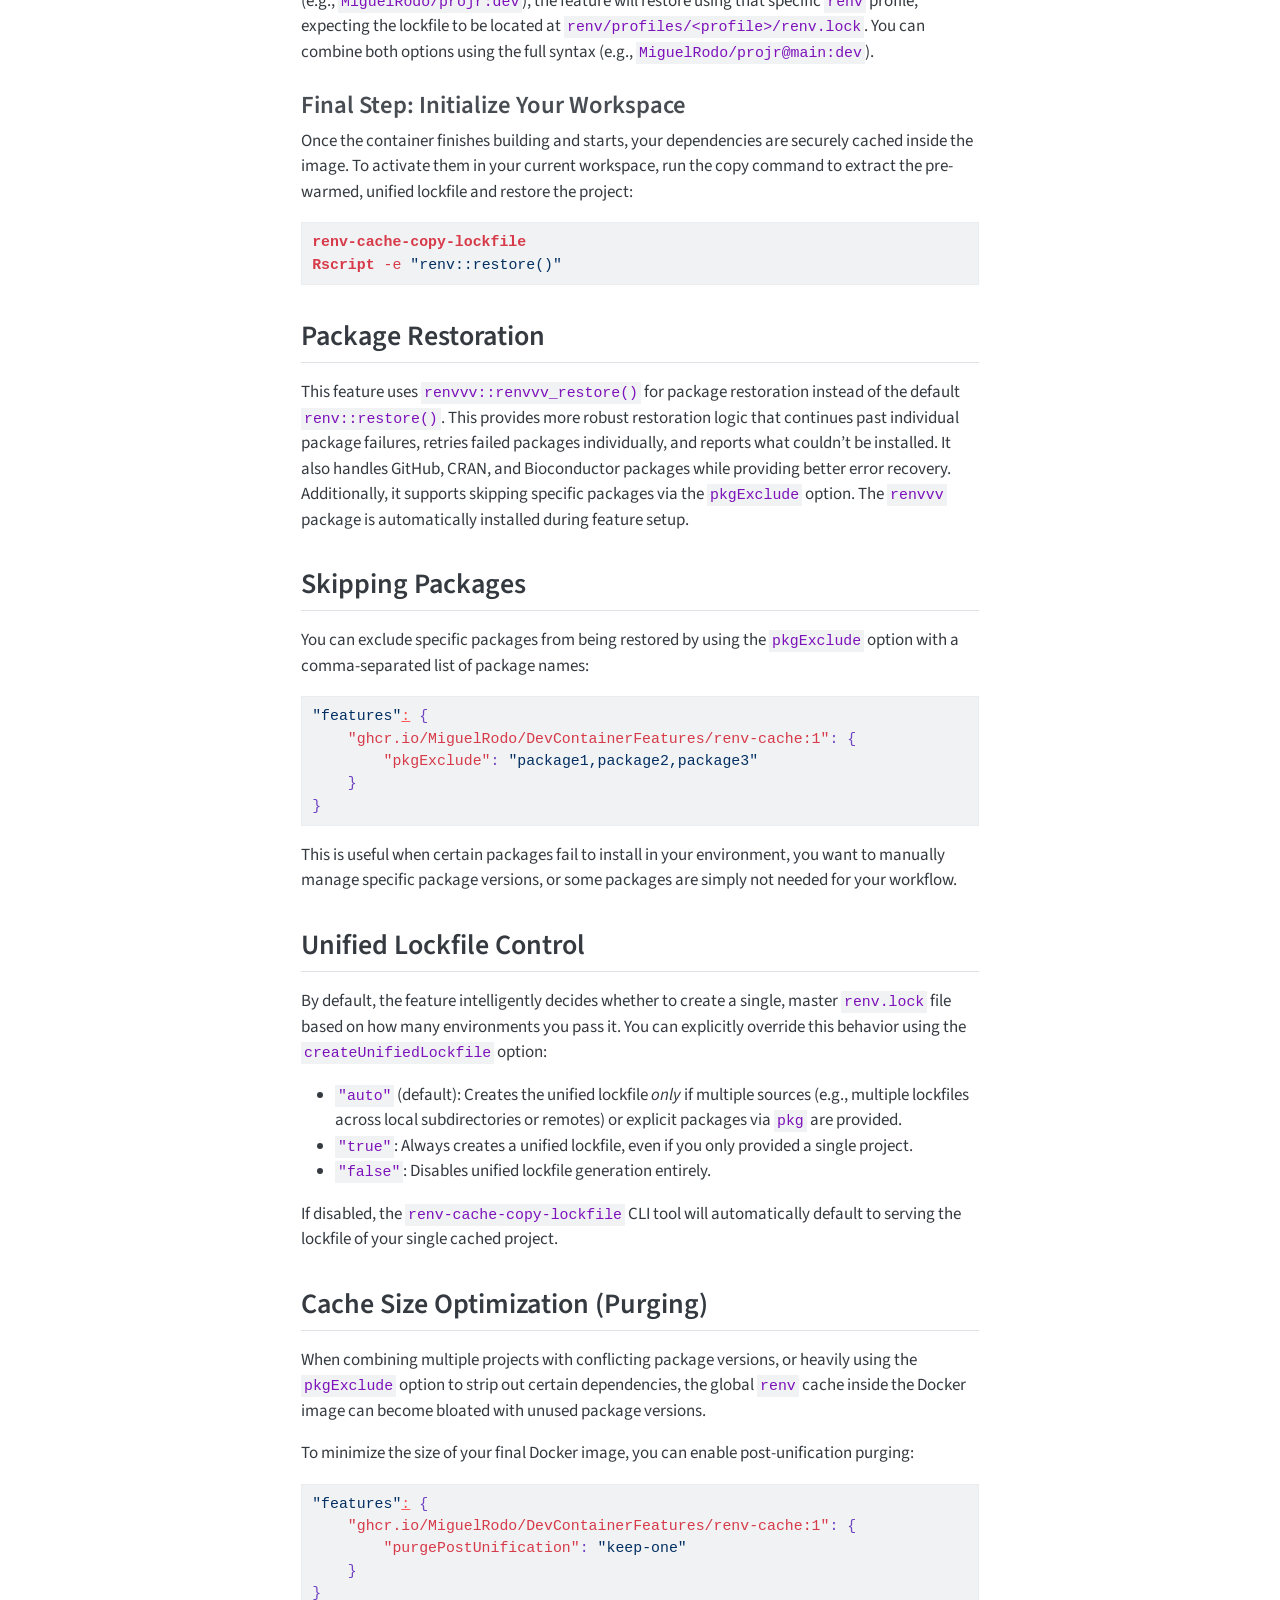
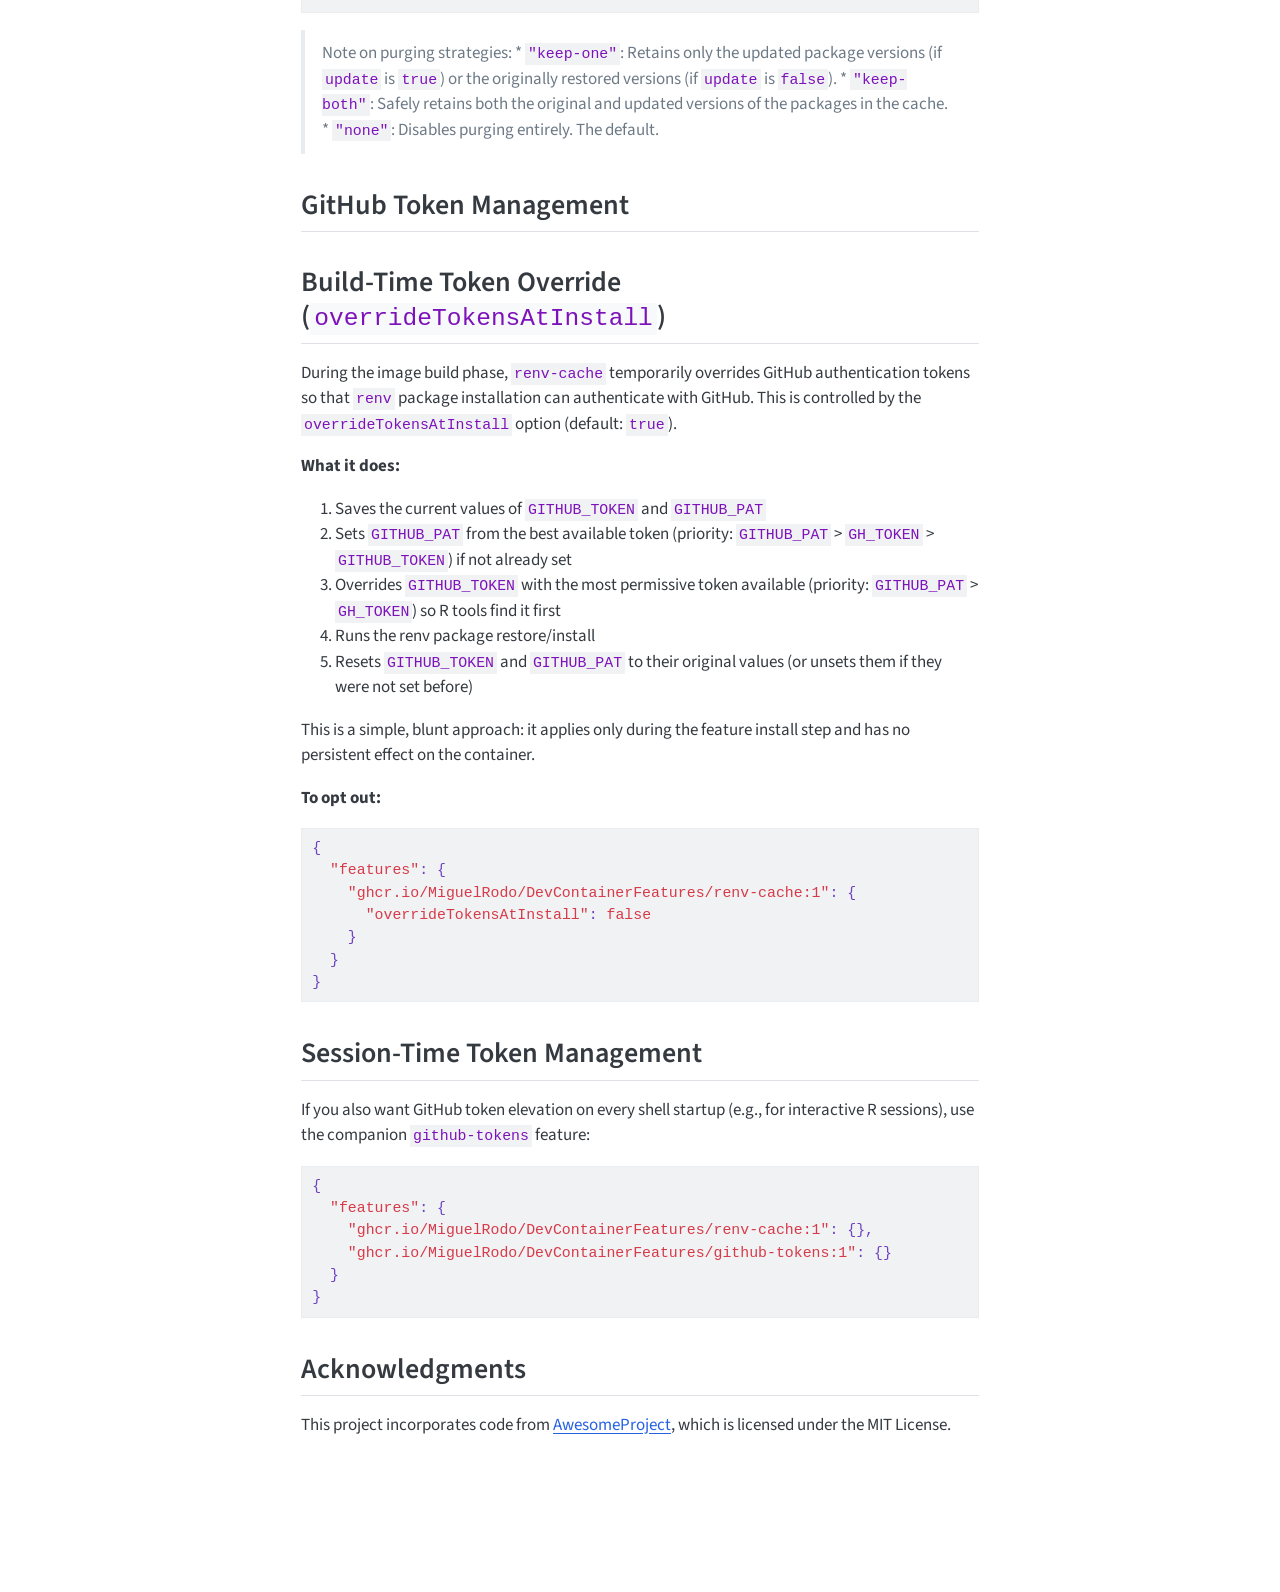
<file: features/renv-cache.html>
<!DOCTYPE html>
<html xmlns="http://www.w3.org/1999/xhtml" lang="en" xml:lang="en"><head>

<meta charset="utf-8">
<meta name="generator" content="quarto-1.10.18">

<meta name="viewport" content="width=device-width, initial-scale=1.0, user-scalable=yes">

<meta name="description" content="Configure R with renv cache for VS Code development">

<title>renv-cache – DevContainer Features</title>
<style>
/* Default styles provided by pandoc.
** See https://pandoc.org/MANUAL.html#variables-for-html for config info.
*/
span.smallcaps{font-variant: small-caps;}
div.columns{display: flex; gap: 1.5em;}
div.column{flex: auto;}
@media screen {
div.columns{gap: min(4vw, 1.5em);}
div.column{overflow-x: auto;}
}
div.hanging-indent{margin-left: 1.5em; text-indent: -1.5em;}
ul.task-list{list-style: none;}
ul.task-list li input[type="checkbox"] {
  width: 0.8em;
  margin: 0 0.8em 0.2em -1em; /* quarto-specific, see https://github.com/quarto-dev/quarto-cli/issues/4556 */ 
  vertical-align: middle;
}
/* CSS for syntax highlighting */
html { -webkit-text-size-adjust: 100%; }
pre > code.sourceCode { white-space: pre; position: relative; }
pre > code.sourceCode > span { display: inline-block; line-height: 1.25; }
pre > code.sourceCode > span:empty { height: 1.2em; }
.sourceCode { overflow: visible; }
code.sourceCode > span { color: inherit; text-decoration: inherit; }
div.sourceCode { margin: 1em 0; }
pre.sourceCode { margin: 0; }
@media screen {
div.sourceCode { overflow: auto; }
}
@media print {
pre > code.sourceCode { white-space: pre-wrap; }
pre > code.sourceCode > span { text-indent: -5em; padding-left: 5em; }
}
pre.numberSource code
  { counter-reset: source-line 0; }
pre.numberSource code > span
  { position: relative; left: -4em; counter-increment: source-line; }
pre.numberSource code > span > a:first-child::before
  { content: counter(source-line);
    position: relative; left: -1em; text-align: right; vertical-align: baseline;
    border: none; display: inline-block;
    -webkit-touch-callout: none; -webkit-user-select: none;
    -khtml-user-select: none; -moz-user-select: none;
    -ms-user-select: none; user-select: none;
    padding: 0 4px; width: 4em;
  }
pre.numberSource { margin-left: 3em;  padding-left: 4px; }
div.sourceCode
  {   }
@media screen {
pre > code.sourceCode > span > a:first-child::before { text-decoration: underline; }
}
</style>


<script src="../site_libs/quarto-nav/quarto-nav.js"></script>
<script src="../site_libs/quarto-nav/headroom.min.js"></script>
<script src="../site_libs/clipboard/clipboard.min.js"></script>
<script src="../site_libs/quarto-search/autocomplete.umd.js"></script>
<script src="../site_libs/quarto-search/fuse.min.js"></script>
<script src="../site_libs/quarto-search/quarto-search.js"></script>
<meta name="quarto:offset" content="../">
<script src="../site_libs/quarto-html/quarto.js" type="module"></script>
<script src="../site_libs/quarto-html/tabsets/tabsets.js" type="module"></script>
<script src="../site_libs/quarto-html/popper.min.js"></script>
<script src="../site_libs/quarto-html/tippy.umd.min.js"></script>
<script src="../site_libs/quarto-html/anchor.min.js"></script>
<link href="../site_libs/quarto-html/tippy.css" rel="stylesheet">
<link href="../site_libs/quarto-html/quarto-syntax-highlighting-bb62276ab45c84d9efd712f51ff97b5a.css" rel="stylesheet" id="quarto-text-highlighting-styles">
<script src="../site_libs/bootstrap/bootstrap.min.js"></script>
<link href="../site_libs/bootstrap/bootstrap-icons.css" rel="stylesheet">
<link href="../site_libs/bootstrap/bootstrap-2e3c3e6b6942b69ade587f612ecdfdd0.min.css" rel="stylesheet" append-hash="true" id="quarto-bootstrap" data-mode="light">
<script id="quarto-search-options" type="application/json">{
  "location": "navbar",
  "copy-button": false,
  "collapse-after": 3,
  "panel-placement": "end",
  "type": "overlay",
  "limit": 50,
  "keyboard-shortcut": [
    "f",
    "/",
    "s"
  ],
  "show-item-context": false,
  "language": {
    "search-no-results-text": "No results",
    "search-matching-documents-text": "matching documents",
    "search-copy-link-title": "Copy link to search",
    "search-hide-matches-text": "Hide additional matches",
    "search-more-match-text": "more match in this document",
    "search-more-matches-text": "more matches in this document",
    "search-clear-button-title": "Clear",
    "search-text-placeholder": "",
    "search-detached-cancel-button-title": "Cancel",
    "search-submit-button-title": "Submit",
    "search-label": "Search"
  }
}</script>


</head>

<body class="nav-sidebar floating nav-fixed quarto-light">

<div id="quarto-search-results"></div>
  <header id="quarto-header" class="headroom fixed-top">
    <nav class="navbar navbar-expand-lg " data-bs-theme="dark">
      <div class="navbar-container container-fluid">
      <div class="navbar-brand-container mx-auto">
    <a class="navbar-brand" href="../index.html">
    <span class="navbar-title">DevContainer Features</span>
    </a>
  </div>
            <div id="quarto-search" class="" title="Search"></div>
          <button class="navbar-toggler" type="button" data-bs-toggle="collapse" data-bs-target="#navbarCollapse" aria-controls="navbarCollapse" role="menu" aria-expanded="false" aria-label="Toggle navigation" onclick="if (window.quartoToggleHeadroom) { window.quartoToggleHeadroom(); }">
  <span class="navbar-toggler-icon"></span>
</button>
          <div class="collapse navbar-collapse" id="navbarCollapse">
            <ul class="navbar-nav navbar-nav-scroll me-auto">
  <li class="nav-item">
    <a class="nav-link" href="../index.html"> 
<span class="menu-text">Home</span></a>
  </li>  
  <li class="nav-item dropdown ">
    <a class="nav-link dropdown-toggle" href="#" id="nav-menu-features" role="link" data-bs-toggle="dropdown" aria-expanded="false">
 <span class="menu-text">Features</span>
    </a>
    <ul class="dropdown-menu" aria-labelledby="nav-menu-features">    
        <li>
    <a class="dropdown-item" href="../features/apptainer.html">
 <span class="dropdown-text">apptainer</span></a>
  </li>  
        <li>
    <a class="dropdown-item" href="../features/build-info.html">
 <span class="dropdown-text">build-info</span></a>
  </li>  
        <li>
    <a class="dropdown-item" href="../features/cmdstan.html">
 <span class="dropdown-text">cmdstan</span></a>
  </li>  
        <li>
    <a class="dropdown-item" href="../features/fit-sne.html">
 <span class="dropdown-text">fit-sne</span></a>
  </li>  
        <li>
    <a class="dropdown-item" href="../features/github-tokens.html">
 <span class="dropdown-text">github-tokens</span></a>
  </li>  
        <li>
    <a class="dropdown-item" href="../features/mermaid.html">
 <span class="dropdown-text">mermaid</span></a>
  </li>  
        <li>
    <a class="dropdown-item" href="../features/renv-cache.html">
 <span class="dropdown-text">renv-cache</span></a>
  </li>  
        <li>
    <a class="dropdown-item" href="../features/repos.html">
 <span class="dropdown-text">repos (deprecated)</span></a>
  </li>  
        <li>
    <a class="dropdown-item" href="../features/utils.html">
 <span class="dropdown-text">utils</span></a>
  </li>  
    </ul>
  </li>
</ul>
          </div> <!-- /navcollapse -->
            <div class="quarto-navbar-tools">
</div>
      </div> <!-- /container-fluid -->
    </nav>
  <nav class="quarto-secondary-nav">
    <div class="container-fluid d-flex">
      <button type="button" class="quarto-btn-toggle btn" data-bs-toggle="collapse" role="button" data-bs-target=".quarto-sidebar-collapse-item" aria-controls="quarto-sidebar" aria-expanded="false" aria-label="Toggle sidebar navigation" onclick="if (window.quartoToggleHeadroom) { window.quartoToggleHeadroom(); }">
        <i class="bi bi-layout-text-sidebar-reverse"></i>
      </button>
        <nav class="quarto-page-breadcrumbs" aria-label="breadcrumb"><ol class="breadcrumb"><li class="breadcrumb-item"><a href="../features/renv-cache.html">renv-cache</a></li></ol></nav>
        <a class="flex-grow-1" role="navigation" data-bs-toggle="collapse" data-bs-target=".quarto-sidebar-collapse-item" aria-controls="quarto-sidebar" aria-expanded="false" aria-label="Toggle sidebar navigation" onclick="if (window.quartoToggleHeadroom) { window.quartoToggleHeadroom(); }">      
        </a>
    </div>
  </nav>
</header>
<!-- content -->
<div id="quarto-content" class="quarto-container page-columns page-rows-contents page-layout-article page-navbar">
<!-- sidebar -->
  <nav id="quarto-sidebar" class="sidebar collapse collapse-horizontal quarto-sidebar-collapse-item sidebar-navigation floating overflow-auto">
    <div class="sidebar-menu-container"> 
    <ul class="list-unstyled mt-1">
        <li class="sidebar-item">
  <div class="sidebar-item-container"> 
  <a href="../features/apptainer.html" class="sidebar-item-text sidebar-link">
 <span class="menu-text">apptainer</span></a>
  </div>
</li>
        <li class="sidebar-item">
  <div class="sidebar-item-container"> 
  <a href="../features/build-info.html" class="sidebar-item-text sidebar-link">
 <span class="menu-text">build-info</span></a>
  </div>
</li>
        <li class="sidebar-item">
  <div class="sidebar-item-container"> 
  <a href="../features/cmdstan.html" class="sidebar-item-text sidebar-link">
 <span class="menu-text">cmdstan</span></a>
  </div>
</li>
        <li class="sidebar-item">
  <div class="sidebar-item-container"> 
  <a href="../features/fit-sne.html" class="sidebar-item-text sidebar-link">
 <span class="menu-text">fit-sne</span></a>
  </div>
</li>
        <li class="sidebar-item">
  <div class="sidebar-item-container"> 
  <a href="../features/github-tokens.html" class="sidebar-item-text sidebar-link">
 <span class="menu-text">github-tokens</span></a>
  </div>
</li>
        <li class="sidebar-item">
  <div class="sidebar-item-container"> 
  <a href="../features/mermaid.html" class="sidebar-item-text sidebar-link">
 <span class="menu-text">mermaid</span></a>
  </div>
</li>
        <li class="sidebar-item">
  <div class="sidebar-item-container"> 
  <a href="../features/renv-cache.html" class="sidebar-item-text sidebar-link active">
 <span class="menu-text">renv-cache</span></a>
  </div>
</li>
        <li class="sidebar-item">
  <div class="sidebar-item-container"> 
  <a href="../features/repos.html" class="sidebar-item-text sidebar-link">
 <span class="menu-text">repos</span></a>
  </div>
</li>
        <li class="sidebar-item">
  <div class="sidebar-item-container"> 
  <a href="../features/utils.html" class="sidebar-item-text sidebar-link">
 <span class="menu-text">utils</span></a>
  </div>
</li>
    </ul>
    </div>
</nav>
<div id="quarto-sidebar-glass" class="quarto-sidebar-collapse-item" data-bs-toggle="collapse" data-bs-target=".quarto-sidebar-collapse-item"></div>
<!-- margin-sidebar -->
    <div id="quarto-margin-sidebar" class="sidebar margin-sidebar">
        <nav id="TOC" role="doc-toc" class="toc-active">
    <h2 id="toc-title">On this page</h2>
   
  <ul>
  <li><a href="#example-usage" id="toc-example-usage" class="nav-link active" data-scroll-target="#example-usage">Example Usage</a></li>
  <li><a href="#options" id="toc-options" class="nav-link" data-scroll-target="#options">Options</a></li>
  <li><a href="#how-it-works" id="toc-how-it-works" class="nav-link" data-scroll-target="#how-it-works">How It Works</a>
  <ul class="collapse">
  <li><a href="#r-configuration-files-modified" id="toc-r-configuration-files-modified" class="nav-link" data-scroll-target="#r-configuration-files-modified">1. R Configuration Files Modified</a></li>
  <li><a href="#image-build-phase" id="toc-image-build-phase" class="nav-link" data-scroll-target="#image-build-phase">2. Image Build Phase</a></li>
  <li><a href="#container-runtime-phase" id="toc-container-runtime-phase" class="nav-link" data-scroll-target="#container-runtime-phase">3. Container Runtime Phase</a></li>
  </ul></li>
  <li><a href="#the-renv-cache-restore-cli" id="toc-the-renv-cache-restore-cli" class="nav-link" data-scroll-target="#the-renv-cache-restore-cli">The <code>renv-cache-restore</code> CLI</a>
  <ul class="collapse">
  <li><a href="#forced-cache-usage" id="toc-forced-cache-usage" class="nav-link" data-scroll-target="#forced-cache-usage">Forced Cache Usage</a></li>
  </ul></li>
  <li><a href="#the-renv-cache-init-cli" id="toc-the-renv-cache-init-cli" class="nav-link" data-scroll-target="#the-renv-cache-init-cli">The <code>renv-cache-init</code> CLI</a></li>
  <li><a href="#the-renv-cache-copy-lockfile-cli" id="toc-the-renv-cache-copy-lockfile-cli" class="nav-link" data-scroll-target="#the-renv-cache-copy-lockfile-cli">The <code>renv-cache-copy-lockfile</code> CLI</a></li>
  <li><a href="#how-to-use-this-feature" id="toc-how-to-use-this-feature" class="nav-link" data-scroll-target="#how-to-use-this-feature">How to Use This Feature</a>
  <ul class="collapse">
  <li><a href="#method-a-using-local-lockfiles" id="toc-method-a-using-local-lockfiles" class="nav-link" data-scroll-target="#method-a-using-local-lockfiles">Method A: Using Local Lockfiles</a></li>
  <li><a href="#method-b-using-remote-repositories" id="toc-method-b-using-remote-repositories" class="nav-link" data-scroll-target="#method-b-using-remote-repositories">Method B: Using Remote Repositories</a></li>
  <li><a href="#final-step-initialize-your-workspace" id="toc-final-step-initialize-your-workspace" class="nav-link" data-scroll-target="#final-step-initialize-your-workspace">Final Step: Initialize Your Workspace</a></li>
  </ul></li>
  <li><a href="#package-restoration" id="toc-package-restoration" class="nav-link" data-scroll-target="#package-restoration">Package Restoration</a></li>
  <li><a href="#skipping-packages" id="toc-skipping-packages" class="nav-link" data-scroll-target="#skipping-packages">Skipping Packages</a></li>
  <li><a href="#unified-lockfile-control" id="toc-unified-lockfile-control" class="nav-link" data-scroll-target="#unified-lockfile-control">Unified Lockfile Control</a></li>
  <li><a href="#cache-size-optimization-purging" id="toc-cache-size-optimization-purging" class="nav-link" data-scroll-target="#cache-size-optimization-purging">Cache Size Optimization (Purging)</a></li>
  <li><a href="#github-token-management" id="toc-github-token-management" class="nav-link" data-scroll-target="#github-token-management">GitHub Token Management</a></li>
  <li><a href="#build-time-token-override-overridetokensatinstall" id="toc-build-time-token-override-overridetokensatinstall" class="nav-link" data-scroll-target="#build-time-token-override-overridetokensatinstall">Build-Time Token Override (<code>overrideTokensAtInstall</code>)</a></li>
  <li><a href="#session-time-token-management" id="toc-session-time-token-management" class="nav-link" data-scroll-target="#session-time-token-management">Session-Time Token Management</a></li>
  <li><a href="#acknowledgments" id="toc-acknowledgments" class="nav-link" data-scroll-target="#acknowledgments">Acknowledgments</a></li>
  </ul>
<div class="toc-actions"><ul><li><a href="https://github.com/MiguelRodo/DevContainerFeatures/issues/new" class="toc-action"><i class="bi bi-github"></i>Report an issue</a></li></ul></div></nav>
    </div>
<!-- main -->
<main class="content" id="quarto-document-content">

<header id="title-block-header" class="quarto-title-block default">
<div class="quarto-title">
<h1 class="title">renv-cache</h1>
</div>

<div>
  <div class="description">
    Configure R with renv cache for VS Code development
  </div>
</div>


<div class="quarto-title-meta">

    
  
    
  </div>
  


</header>


<p>Configure R for development in VS Code, including library paths, GitHub token management, and package restoration via renv cache. Packages are installed once during the image build and reused on every container start, dramatically speeding up rebuilds.</p>
<section id="example-usage" class="level2">
<h2 class="anchored" data-anchor-id="example-usage">Example Usage</h2>
<div class="code-copy-outer-scaffold"><div class="sourceCode" id="cb1"><pre class="sourceCode json code-with-copy"><code class="sourceCode json"><span id="cb1-1"><a href="#cb1-1" aria-hidden="true" tabindex="-1"></a><span class="fu">{</span></span>
<span id="cb1-2"><a href="#cb1-2" aria-hidden="true" tabindex="-1"></a>  <span class="dt">"image"</span><span class="fu">:</span> <span class="st">"ghcr.io/rocker-org/devcontainer/r-ver:4.4"</span><span class="fu">,</span></span>
<span id="cb1-3"><a href="#cb1-3" aria-hidden="true" tabindex="-1"></a>  <span class="dt">"features"</span><span class="fu">:</span> <span class="fu">{</span></span>
<span id="cb1-4"><a href="#cb1-4" aria-hidden="true" tabindex="-1"></a>    <span class="dt">"ghcr.io/MiguelRodo/DevContainerFeatures/renv-cache:1"</span><span class="fu">:</span> <span class="fu">{</span></span>
<span id="cb1-5"><a href="#cb1-5" aria-hidden="true" tabindex="-1"></a>        <span class="dt">"repositories"</span><span class="fu">:</span> <span class="st">"MiguelRodo/projr@main"</span></span>
<span id="cb1-6"><a href="#cb1-6" aria-hidden="true" tabindex="-1"></a>    <span class="fu">}</span></span>
<span id="cb1-7"><a href="#cb1-7" aria-hidden="true" tabindex="-1"></a>  <span class="fu">}</span></span>
<span id="cb1-8"><a href="#cb1-8" aria-hidden="true" tabindex="-1"></a><span class="fu">}</span></span></code></pre></div><button title="Copy to Clipboard" class="code-copy-button"><i class="bi"></i></button></div>
<p>With a custom renv directory and selective package exclusion:</p>
<div class="code-copy-outer-scaffold"><div class="sourceCode" id="cb2"><pre class="sourceCode json code-with-copy"><code class="sourceCode json"><span id="cb2-1"><a href="#cb2-1" aria-hidden="true" tabindex="-1"></a><span class="fu">{</span></span>
<span id="cb2-2"><a href="#cb2-2" aria-hidden="true" tabindex="-1"></a>  <span class="dt">"features"</span><span class="fu">:</span> <span class="fu">{</span></span>
<span id="cb2-3"><a href="#cb2-3" aria-hidden="true" tabindex="-1"></a>    <span class="dt">"ghcr.io/MiguelRodo/DevContainerFeatures/renv-cache:1"</span><span class="fu">:</span> <span class="fu">{</span></span>
<span id="cb2-4"><a href="#cb2-4" aria-hidden="true" tabindex="-1"></a>      <span class="dt">"repositories"</span><span class="fu">:</span> <span class="st">"myUsername/repo1,myUsername/repo2@dev:shiny"</span><span class="fu">,</span></span>
<span id="cb2-5"><a href="#cb2-5" aria-hidden="true" tabindex="-1"></a>      <span class="dt">"pkg"</span><span class="fu">:</span> <span class="st">"dplyr,ggplot2"</span><span class="fu">,</span></span>
<span id="cb2-6"><a href="#cb2-6" aria-hidden="true" tabindex="-1"></a>      <span class="dt">"createUnifiedLockfile"</span><span class="fu">:</span> <span class="st">"true"</span><span class="fu">,</span></span>
<span id="cb2-7"><a href="#cb2-7" aria-hidden="true" tabindex="-1"></a>      <span class="dt">"purgePostUnification"</span><span class="fu">:</span> <span class="st">"keep-one"</span><span class="fu">,</span></span>
<span id="cb2-8"><a href="#cb2-8" aria-hidden="true" tabindex="-1"></a>      <span class="dt">"pkgExclude"</span><span class="fu">:</span> <span class="st">"problematicPkg"</span></span>
<span id="cb2-9"><a href="#cb2-9" aria-hidden="true" tabindex="-1"></a>    <span class="fu">}</span></span>
<span id="cb2-10"><a href="#cb2-10" aria-hidden="true" tabindex="-1"></a>  <span class="fu">}</span></span>
<span id="cb2-11"><a href="#cb2-11" aria-hidden="true" tabindex="-1"></a><span class="fu">}</span></span></code></pre></div><button title="Copy to Clipboard" class="code-copy-button"><i class="bi"></i></button></div>
</section>
<section id="options" class="level2">
<h2 class="anchored" data-anchor-id="options">Options</h2>
<table class="caption-top table">
<colgroup>
<col style="width: 25%">
<col style="width: 25%">
<col style="width: 25%">
<col style="width: 25%">
</colgroup>
<thead>
<tr class="header">
<th>Options Id</th>
<th>Description</th>
<th>Type</th>
<th>Default Value</th>
</tr>
</thead>
<tbody>
<tr class="odd">
<td>repositories</td>
<td>Comma-separated list of GitHub repos whose <code>renv.lock</code> files it will restore, e.g.&nbsp;<code>myUsername/repo1,myUsername/repo2</code>. By default, uses the <code>renv.lock</code> file at the root of the repository. Can specify branch (e.g., <code>myUsername/repo1@branch</code>), <code>renv</code> profile (e.g., <code>myUsername/repo1:renvProfile</code>) or both (e.g., <code>myUsername/repo1@branch:renvProfile</code>)</td>
<td>string</td>
<td>-</td>
</tr>
<tr class="even">
<td>pkg</td>
<td>Comma-separated list of specific packages to cache explicitly.</td>
<td>string</td>
<td>-</td>
</tr>
<tr class="odd">
<td>pkgExclude</td>
<td>Comma-separated list of packages to exclude from the renv snapshot restore process.</td>
<td>string</td>
<td>-</td>
</tr>
<tr class="even">
<td>restore</td>
<td>Whether to run package restoration using renvvv::renvvv_restore(). Default is true.</td>
<td>boolean</td>
<td>true</td>
</tr>
<tr class="odd">
<td>update</td>
<td>Whether to run package update using renvvv::renvvv_update(). If both restore and update are true, renvvv::renvvv_restore_and_update() is used. Default is false.</td>
<td>boolean</td>
<td>false</td>
</tr>
<tr class="even">
<td>createUnifiedLockfile</td>
<td>Whether to create a single unified <code>renv.lock</code> file combining dependencies. ‘auto’ creates it only if multiple lockfiles or explicit packages are provided. ‘true’ always creates it. ‘false’ skips creation.</td>
<td>string</td>
<td>auto</td>
</tr>
<tr class="odd">
<td>purgePostUnification</td>
<td>Determines which package versions to keep when purging the global cache to save disk space (if a unified lockfile is created). ‘none’ disables purging. ‘keep-one’ retains the update-based lockfile packages if <code>update</code> is true and the restore-based lockfile otherwise. ‘keep-both’ retains both. If no unified lockfile is create, this option is ignored.</td>
<td>string</td>
<td>none</td>
</tr>
<tr class="even">
<td>setRLibPaths</td>
<td>Whether to set default paths for R libraries (including for <code>renv</code>) to avoid needing to reinstall upon codespace rebuild.</td>
<td>boolean</td>
<td>true</td>
</tr>
<tr class="odd">
<td>overrideTokensAtInstall</td>
<td>If true, temporarily override GITHUB_TOKEN and set GITHUB_PAT from the best available token (priority: GITHUB_PAT &gt; GH_TOKEN &gt; GITHUB_TOKEN) during the renv package install phase. Tokens are reset to their original values after install completes. Disable if you want to manage tokens manually.</td>
<td>boolean</td>
<td>true</td>
</tr>
<tr class="even">
<td>lockfileDir</td>
<td>Path to the directory containing subdirectories with <code>renv.lock</code> files. Defaults to <code>/usr/local/share/renv-cache/lockfiles</code>.</td>
<td>string</td>
<td>/usr/local/share/renv-cache/lockfiles</td>
</tr>
<tr class="odd">
<td>usePak</td>
<td>Whether to use <code>pak</code> for package installation. For some reason, restoring from the <code>renv</code> cache has not worked when using <code>pak</code> to build the image, so this is not recommended.</td>
<td>boolean</td>
<td>false</td>
</tr>
<tr class="even">
<td>debugRenv</td>
<td>Whether to use verbose renv output. Sets <code>RENV_CONFIG_INSTALL_VERBOSE</code> and <code>RENV_VERBOSE</code> to true when enabled.</td>
<td>boolean</td>
<td>false</td>
</tr>
<tr class="odd">
<td>installSystemRequirements</td>
<td>Uses the Posit API to install apt-dependencies.</td>
<td>boolean</td>
<td>true</td>
</tr>
<tr class="even">
<td>cranMirror</td>
<td>-</td>
<td>string</td>
<td>https://cloud.r-project.org</td>
</tr>
</tbody>
</table>
</section>
<section id="how-it-works" class="level2">
<h2 class="anchored" data-anchor-id="how-it-works">How It Works</h2>
<section id="r-configuration-files-modified" class="level3">
<h3 class="anchored" data-anchor-id="r-configuration-files-modified">1. R Configuration Files Modified</h3>
<p>The feature modifies the site-wide <code>Renviron.site</code> file during the build process. This file is located at <code>$R_HOME/lib/R/etc/Renviron.site</code> (typically <code>/usr/local/lib/R/etc/Renviron.site</code> or similar depending on R installation).</p>
<p>Two different configurations are applied at different stages:</p>
<p><strong>During Image Build</strong> (<code>scripts/r-lib.sh</code>):</p>
<div class="code-copy-outer-scaffold"><div class="sourceCode" id="cb3"><pre class="sourceCode bash code-with-copy"><code class="sourceCode bash"><span id="cb3-1"><a href="#cb3-1" aria-hidden="true" tabindex="-1"></a><span class="va">RENV_PATHS_ROOT</span><span class="op">=</span>/renv/local</span>
<span id="cb3-2"><a href="#cb3-2" aria-hidden="true" tabindex="-1"></a><span class="va">RENV_PATHS_LIBRARY_ROOT</span><span class="op">=</span>/workspaces/.local/lib/R/library</span>
<span id="cb3-3"><a href="#cb3-3" aria-hidden="true" tabindex="-1"></a><span class="va">RENV_PATHS_CACHE</span><span class="op">=</span>/renv/cache</span>
<span id="cb3-4"><a href="#cb3-4" aria-hidden="true" tabindex="-1"></a><span class="va">R_LIBS</span><span class="op">=</span>/workspaces/.local/lib/R</span></code></pre></div><button title="Copy to Clipboard" class="code-copy-button"><i class="bi"></i></button></div>
<p><strong>After Container Creation</strong> (<code>scripts/r-lib-update.sh</code>):</p>
<div class="code-copy-outer-scaffold"><div class="sourceCode" id="cb4"><pre class="sourceCode bash code-with-copy"><code class="sourceCode bash"><span id="cb4-1"><a href="#cb4-1" aria-hidden="true" tabindex="-1"></a><span class="va">RENV_PATHS_ROOT</span><span class="op">=</span>/workspaces/.local/renv</span>
<span id="cb4-2"><a href="#cb4-2" aria-hidden="true" tabindex="-1"></a><span class="va">RENV_PATHS_LIBRARY_ROOT</span><span class="op">=</span>/workspaces/.local/lib/R/library</span>
<span id="cb4-3"><a href="#cb4-3" aria-hidden="true" tabindex="-1"></a><span class="va">RENV_PATHS_CACHE</span><span class="op">=</span>/workspaces/.cache/renv:/renv/cache</span>
<span id="cb4-4"><a href="#cb4-4" aria-hidden="true" tabindex="-1"></a><span class="va">R_LIBS</span><span class="op">=</span>/workspaces/.local/lib/R</span></code></pre></div><button title="Copy to Clipboard" class="code-copy-button"><i class="bi"></i></button></div>
</section>
<section id="image-build-phase" class="level3">
<h3 class="anchored" data-anchor-id="image-build-phase">2. Image Build Phase</h3>
<p>When the container image is built:</p>
<ol type="1">
<li><code>Renviron.site</code> is configured with initial paths by <code>scripts/r-lib.sh</code>.</li>
<li>Directories are created for the renv project root during build (<code>/renv/local</code>), the global package cache (<code>/renv/cache</code>), the library root (<code>/workspaces/.local/lib/R/library</code>), and the pak cache directory (<code>/workspaces/.cache/R/pkgcache/pkg</code>).</li>
<li>Packages are installed from multiple potential sources. These sources include <code>renv.lock</code> files located in subdirectories of the <code>lockfileDir</code> (default: <code>/usr/local/share/renv-cache/lockfiles</code>), remote GitHub repositories specified via the <code>repositories</code> option, and explicit package strings specified via the <code>pkg</code> option. For each source, packages are restored using <code>renvvv::renvvv_restore()</code> (or <code>renvvv_update()</code> / <code>renvvv_restore_and_update()</code> based on options). Installed packages are automatically cached in <code>/renv/cache</code> due to the <code>RENV_PATHS_CACHE</code> setting.</li>
<li>A Unified Lockfile is Generated (Optional/Auto). By default (when <code>createUnifiedLockfile</code> is set to <code>auto</code>), if you provided multiple lockfiles or specified explicit packages, the feature aggregates all unique package dependencies and performs a combined <code>renv::restore(clean = FALSE)</code> followed by a <code>renv::snapshot()</code>. This creates a single, master <code>renv.lock</code> containing the union of all dependencies. Both this combined lockfile and the individual project lockfiles are saved to an internal container cache (<code>/usr/local/share/renv-cache/lockfiles</code>).</li>
<li>Unused Package Versions are Purged (Optional). If <code>purgePostUnification</code> is set to <code>"keep-one"</code> or <code>"keep-both"</code> (and <code>createUnifiedLockfile</code> evaluates to <code>true</code>), the feature scans the global package cache and deletes all package versions except the exact ones tracked by the final unified environment to minimize image size.</li>
<li>Cache permissions are set via environment variables to ensure proper access for the runtime user.</li>
</ol>
</section>
<section id="container-runtime-phase" class="level3">
<h3 class="anchored" data-anchor-id="container-runtime-phase">3. Container Runtime Phase</h3>
<p>When the container starts:</p>
<ol type="1">
<li><code>Renviron.site</code> is updated by <code>scripts/r-lib-update.sh</code> (called during post-create). <code>RENV_PATHS_CACHE</code> is updated to <code>/workspaces/.cache/renv:/renv/cache</code>. This creates a two-level cache: workspace-specific cache first, then the built-in cache as fallback. <code>RENV_PATHS_ROOT</code> points to <code>/workspaces/.local/renv</code> for workspace-specific project data.</li>
<li>Packages from the build cache are automatically available. When renv needs a package, it first checks <code>/workspaces/.cache/renv</code>. If not found, it checks <code>/renv/cache</code> (populated during build). If found in either cache, renv links the package instead of reinstalling.</li>
</ol>
</section>
</section>
<section id="the-renv-cache-restore-cli" class="level2">
<h2 class="anchored" data-anchor-id="the-renv-cache-restore-cli">The <code>renv-cache-restore</code> CLI</h2>
<p>This feature also installs a built-in CLI tool, <code>renv-cache-restore</code>, which serves as a robust wrapper around <code>renvvv::renvvv_restore()</code>. It handles environment activation, ensures the correct version of <code>renv</code> is synced, and provides advanced cache-targeting capabilities.</p>
<p><strong>Basic usage:</strong></p>
<div class="code-copy-outer-scaffold"><div class="sourceCode" id="cb5"><pre class="sourceCode bash code-with-copy"><code class="sourceCode bash"><span id="cb5-1"><a href="#cb5-1" aria-hidden="true" tabindex="-1"></a><span class="co"># Restore the project in the current directory</span></span>
<span id="cb5-2"><a href="#cb5-2" aria-hidden="true" tabindex="-1"></a><span class="ex">renv-cache-restore</span></span>
<span id="cb5-3"><a href="#cb5-3" aria-hidden="true" tabindex="-1"></a></span>
<span id="cb5-4"><a href="#cb5-4" aria-hidden="true" tabindex="-1"></a><span class="co"># Restore a project in a specific directory</span></span>
<span id="cb5-5"><a href="#cb5-5" aria-hidden="true" tabindex="-1"></a><span class="ex">renv-cache-restore</span> <span class="at">-d</span> ./my-project</span></code></pre></div><button title="Copy to Clipboard" class="code-copy-button"><i class="bi"></i></button></div>
<section id="forced-cache-usage" class="level3">
<h3 class="anchored" data-anchor-id="forced-cache-usage">Forced Cache Usage</h3>
<p>If you want to ensure the fastest possible initialization times without hitting external networks (like CRAN or Bioconductor), you can use the <code>--force-cache-version</code> flag.</p>
<div class="code-copy-outer-scaffold"><div class="sourceCode" id="cb6"><pre class="sourceCode bash code-with-copy"><code class="sourceCode bash"><span id="cb6-1"><a href="#cb6-1" aria-hidden="true" tabindex="-1"></a><span class="ex">renv-cache-restore</span> <span class="at">-c</span></span>
<span id="cb6-2"><a href="#cb6-2" aria-hidden="true" tabindex="-1"></a><span class="co"># or</span></span>
<span id="cb6-3"><a href="#cb6-3" aria-hidden="true" tabindex="-1"></a><span class="ex">renv-cache-restore</span> <span class="at">--force-cache-version</span></span></code></pre></div><button title="Copy to Clipboard" class="code-copy-button"><i class="bi"></i></button></div>
<p><strong>How it works:</strong> When this flag is passed, the script temporarily hot-swaps your <code>renv.lock</code> file in memory before the restoration begins. It scans the container’s global package cache for standard CRAN and Bioconductor packages. If your lockfile specifies a version of a package not available in the cache but the cache contains other version(s) of that package, then it forcibly injects the highest-available version and cache hash into the lockfile.</p>
<p>This improves usage of the cache. The original <code>renv.lock</code> file is automatically rolled back to its unmodified state immediately after the restoration process finishes. Run <code>renv::snapshot()</code> if you are happy with the updated versions afterwards.</p>
<p><em>(Note: This forced cache override ignores GitHub, Git, and Local package sources).</em></p>
<p><strong>Other useful options:</strong> * <code>-u, --update</code>: Run <code>renvvv_update()</code> alongside or instead of a standard restore. * <code>-e, --exclude &lt;pkg1,pkg2&gt;</code>: Temporarily skip specific packages during the restoration process. * <code>-p, --pak</code>: Enable the <code>pak</code> backend for this specific restore.`</p>
</section>
</section>
<section id="the-renv-cache-init-cli" class="level2">
<h2 class="anchored" data-anchor-id="the-renv-cache-init-cli">The <code>renv-cache-init</code> CLI</h2>
<p>If you are starting a brand new project, or migrating an existing project that doesn’t have an <code>renv.lock</code> file yet, you can use the <code>renv-cache-init</code> tool to bootstrap your environment end-to-end.</p>
<p><strong>Basic usage:</strong></p>
<div class="code-copy-outer-scaffold"><div class="sourceCode" id="cb7"><pre class="sourceCode bash code-with-copy"><code class="sourceCode bash"><span id="cb7-1"><a href="#cb7-1" aria-hidden="true" tabindex="-1"></a><span class="co"># Initialize the project in the current directory</span></span>
<span id="cb7-2"><a href="#cb7-2" aria-hidden="true" tabindex="-1"></a><span class="ex">renv-cache-init</span></span>
<span id="cb7-3"><a href="#cb7-3" aria-hidden="true" tabindex="-1"></a></span>
<span id="cb7-4"><a href="#cb7-4" aria-hidden="true" tabindex="-1"></a><span class="co"># Initialize a project in a specific directory</span></span>
<span id="cb7-5"><a href="#cb7-5" aria-hidden="true" tabindex="-1"></a><span class="ex">renv-cache-init</span> <span class="at">-d</span> ./my-new-project</span></code></pre></div><button title="Copy to Clipboard" class="code-copy-button"><i class="bi"></i></button></div>
<p><strong>How it works:</strong> Instead of blindly downloading the latest packages from CRAN, this script acts as a “Cache-First Bootstrapper”:</p>
<ol type="1">
<li><strong>Scaffolds Infrastructure:</strong> It automatically sets up the basic <code>renv</code> infrastructure (<code>renv/activate.R</code>, <code>.Rprofile</code>) if it isn’t already present.</li>
<li><strong>Scans Dependencies:</strong> It uses <code>renv::dependencies()</code> to discover exactly which packages your project depends on.</li>
<li><strong>Cross-References the Cache:</strong> It matches the list of discovered packages against the container’s global package cache.</li>
<li><strong>Prioritizes Cached Versions:</strong> If a required package is found inside the cache, it explicitly installs that specific cached version to save time and bandwidth. If a package is completely missing from the cache, it gracefully falls back to downloading and installing the latest available version from CRAN or Bioconductor.</li>
<li><strong>Locks the Environment:</strong> Once the local project library is fully populated, it triggers a fresh <code>renv::snapshot()</code> to generate an up-to-date <code>renv.lock</code> file for your workspace.</li>
</ol>
</section>
<section id="the-renv-cache-copy-lockfile-cli" class="level2">
<h2 class="anchored" data-anchor-id="the-renv-cache-copy-lockfile-cli">The <code>renv-cache-copy-lockfile</code> CLI</h2>
<p>This feature installs a built-in CLI tool, <code>renv-cache-copy-lockfile</code>, which allows you to easily copy the cached <code>renv.lock</code> files out of the internal cache and into your workspace.</p>
<p>By default, it copies the unified, combined lockfile (containing all dependencies from all projects and repos) to your current directory.</p>
<p><strong>Basic usage:</strong></p>
<div class="code-copy-outer-scaffold"><div class="sourceCode" id="cb8"><pre class="sourceCode bash code-with-copy"><code class="sourceCode bash"><span id="cb8-1"><a href="#cb8-1" aria-hidden="true" tabindex="-1"></a><span class="co"># Copy the unified lockfile to your current directory</span></span>
<span id="cb8-2"><a href="#cb8-2" aria-hidden="true" tabindex="-1"></a><span class="ex">renv-cache-copy-lockfile</span></span>
<span id="cb8-3"><a href="#cb8-3" aria-hidden="true" tabindex="-1"></a></span>
<span id="cb8-4"><a href="#cb8-4" aria-hidden="true" tabindex="-1"></a><span class="co"># Copy the unified lockfile to a specific path</span></span>
<span id="cb8-5"><a href="#cb8-5" aria-hidden="true" tabindex="-1"></a><span class="ex">renv-cache-copy-lockfile</span> ./my-project/renv.lock</span></code></pre></div><button title="Copy to Clipboard" class="code-copy-button"><i class="bi"></i></button></div>
<ul>
<li><code>--list</code>: Lists all available cached projects (including the default <code>renv-cache-overall</code> combined lockfile and any specific remote repos/local subdirectories) and whether they have updated versions available.</li>
<li><code>-p, --project &lt;name&gt;</code>: Copy a specific project’s lockfile instead of the overall combined one (e.g., <code>-p M72_CITEseqHIVE_scRNAseq_Pipeline</code>).</li>
<li><code>--update</code>: If <code>update: true</code> was set in the feature options, prefer copying the updated lockfile over the originally restored one.</li>
<li><code>--overwrite</code>: Overwrite the destination file if it already exists.</li>
</ul>
</section>
<section id="how-to-use-this-feature" class="level2">
<h2 class="anchored" data-anchor-id="how-to-use-this-feature">How to Use This Feature</h2>
<p>To cache your dependencies during the image build phase, the feature needs access to your lockfiles <em>before</em> the VS Code workspace is mounted. You can provide these lockfiles using local directories, remote repositories, or a combination of both.</p>
<section id="method-a-using-local-lockfiles" class="level3">
<h3 class="anchored" data-anchor-id="method-a-using-local-lockfiles">Method A: Using Local Lockfiles</h3>
<p>If you have local <code>renv.lock</code> files, you must copy them into the image using a minimal Dockerfile so the feature can see them during the build. First, organize your lockfiles in a <code>.devcontainer/renv/</code> directory (e.g., <code>.devcontainer/renv/project1/renv.lock</code>). Next, create a <code>Dockerfile</code> in your <code>.devcontainer</code> folder that copies this directory into the feature’s default internal path:</p>
<div class="code-copy-outer-scaffold"><div class="sourceCode" id="cb9"><pre class="sourceCode dockerfile code-with-copy"><code class="sourceCode dockerfile"><span id="cb9-1"><a href="#cb9-1" aria-hidden="true" tabindex="-1"></a><span class="kw">FROM</span> bioconductor/bioconductor_docker:RELEASE_3_21-r-4.5.2</span>
<span id="cb9-2"><a href="#cb9-2" aria-hidden="true" tabindex="-1"></a></span>
<span id="cb9-3"><a href="#cb9-3" aria-hidden="true" tabindex="-1"></a><span class="co"># Copy lockfiles so the feature can process them during the build</span></span>
<span id="cb9-4"><a href="#cb9-4" aria-hidden="true" tabindex="-1"></a><span class="kw">COPY</span> .devcontainer/renv /usr/local/share/renv-cache/lockfiles</span></code></pre></div><button title="Copy to Clipboard" class="code-copy-button"><i class="bi"></i></button></div>
<p>Finally, reference this Dockerfile and the feature in your <code>devcontainer.json</code>:</p>
<div class="code-copy-outer-scaffold"><div class="sourceCode" id="cb10"><pre class="sourceCode json code-with-copy"><code class="sourceCode json"><span id="cb10-1"><a href="#cb10-1" aria-hidden="true" tabindex="-1"></a><span class="fu">{</span></span>
<span id="cb10-2"><a href="#cb10-2" aria-hidden="true" tabindex="-1"></a>  <span class="dt">"build"</span><span class="fu">:</span> <span class="fu">{</span></span>
<span id="cb10-3"><a href="#cb10-3" aria-hidden="true" tabindex="-1"></a>    <span class="dt">"dockerfile"</span><span class="fu">:</span> <span class="st">"Dockerfile"</span></span>
<span id="cb10-4"><a href="#cb10-4" aria-hidden="true" tabindex="-1"></a>  <span class="fu">},</span></span>
<span id="cb10-5"><a href="#cb10-5" aria-hidden="true" tabindex="-1"></a>  <span class="dt">"features"</span><span class="fu">:</span> <span class="fu">{</span></span>
<span id="cb10-6"><a href="#cb10-6" aria-hidden="true" tabindex="-1"></a>    <span class="dt">"ghcr.io/MiguelRodo/DevContainerFeatures/renv-cache:1"</span><span class="fu">:</span> <span class="fu">{}</span></span>
<span id="cb10-7"><a href="#cb10-7" aria-hidden="true" tabindex="-1"></a>  <span class="fu">}</span></span>
<span id="cb10-8"><a href="#cb10-8" aria-hidden="true" tabindex="-1"></a><span class="fu">}</span></span></code></pre></div><button title="Copy to Clipboard" class="code-copy-button"><i class="bi"></i></button></div>
</section>
<section id="method-b-using-remote-repositories" class="level3">
<h3 class="anchored" data-anchor-id="method-b-using-remote-repositories">Method B: Using Remote Repositories</h3>
<p>If your dependencies are defined in remote GitHub repositories, you do not need a custom Dockerfile. You can use a standard image and pass the repository targets directly to the feature via the <code>repositories</code> option:</p>
<div class="code-copy-outer-scaffold"><div class="sourceCode" id="cb11"><pre class="sourceCode json code-with-copy"><code class="sourceCode json"><span id="cb11-1"><a href="#cb11-1" aria-hidden="true" tabindex="-1"></a><span class="fu">{</span></span>
<span id="cb11-2"><a href="#cb11-2" aria-hidden="true" tabindex="-1"></a>  <span class="dt">"image"</span><span class="fu">:</span> <span class="st">"bioconductor/bioconductor_docker:RELEASE_3_21-r-4.5.2"</span><span class="fu">,</span></span>
<span id="cb11-3"><a href="#cb11-3" aria-hidden="true" tabindex="-1"></a>  <span class="dt">"features"</span><span class="fu">:</span> <span class="fu">{</span></span>
<span id="cb11-4"><a href="#cb11-4" aria-hidden="true" tabindex="-1"></a>    <span class="dt">"ghcr.io/MiguelRodo/DevContainerFeatures/renv-cache:1"</span><span class="fu">:</span> <span class="fu">{</span></span>
<span id="cb11-5"><a href="#cb11-5" aria-hidden="true" tabindex="-1"></a>      <span class="dt">"repositories"</span><span class="fu">:</span> <span class="st">"MiguelRodo/projr@main,MiguelRodo/renvvv"</span></span>
<span id="cb11-6"><a href="#cb11-6" aria-hidden="true" tabindex="-1"></a>    <span class="fu">}</span></span>
<span id="cb11-7"><a href="#cb11-7" aria-hidden="true" tabindex="-1"></a>  <span class="fu">}</span></span>
<span id="cb11-8"><a href="#cb11-8" aria-hidden="true" tabindex="-1"></a><span class="fu">}</span></span></code></pre></div><button title="Copy to Clipboard" class="code-copy-button"><i class="bi"></i></button></div>
<p>By default, the feature assumes there is a standard <code>renv.lock</code> file located at the root of the cloned repository.</p>
<section id="targeting-branches-and-profiles" class="level4">
<h4 class="anchored" data-anchor-id="targeting-branches-and-profiles">Targeting Branches and Profiles</h4>
<p>You can target specific branches or <code>renv</code> profiles within your remote repositories using the syntax <code>user/repo@branch:profile</code>. If you append <code>@branch</code> (e.g., <code>MiguelRodo/projr@v2</code>), the feature will clone that specific branch instead of the default branch. If you append <code>:profile</code> (e.g., <code>MiguelRodo/projr:dev</code>), the feature will restore using that specific <code>renv</code> profile, expecting the lockfile to be located at <code>renv/profiles/&lt;profile&gt;/renv.lock</code>. You can combine both options using the full syntax (e.g., <code>MiguelRodo/projr@main:dev</code>).</p>
</section>
</section>
<section id="final-step-initialize-your-workspace" class="level3">
<h3 class="anchored" data-anchor-id="final-step-initialize-your-workspace">Final Step: Initialize Your Workspace</h3>
<p>Once the container finishes building and starts, your dependencies are securely cached inside the image. To activate them in your current workspace, run the copy command to extract the pre-warmed, unified lockfile and restore the project:</p>
<div class="code-copy-outer-scaffold"><div class="sourceCode" id="cb12"><pre class="sourceCode bash code-with-copy"><code class="sourceCode bash"><span id="cb12-1"><a href="#cb12-1" aria-hidden="true" tabindex="-1"></a><span class="ex">renv-cache-copy-lockfile</span></span>
<span id="cb12-2"><a href="#cb12-2" aria-hidden="true" tabindex="-1"></a><span class="ex">Rscript</span> <span class="at">-e</span> <span class="st">"renv::restore()"</span></span></code></pre></div><button title="Copy to Clipboard" class="code-copy-button"><i class="bi"></i></button></div>
</section>
</section>
<section id="package-restoration" class="level2">
<h2 class="anchored" data-anchor-id="package-restoration">Package Restoration</h2>
<p>This feature uses <code>renvvv::renvvv_restore()</code> for package restoration instead of the default <code>renv::restore()</code>. This provides more robust restoration logic that continues past individual package failures, retries failed packages individually, and reports what couldn’t be installed. It also handles GitHub, CRAN, and Bioconductor packages while providing better error recovery. Additionally, it supports skipping specific packages via the <code>pkgExclude</code> option. The <code>renvvv</code> package is automatically installed during feature setup.</p>
</section>
<section id="skipping-packages" class="level2">
<h2 class="anchored" data-anchor-id="skipping-packages">Skipping Packages</h2>
<p>You can exclude specific packages from being restored by using the <code>pkgExclude</code> option with a comma-separated list of package names:</p>
<div class="code-copy-outer-scaffold"><div class="sourceCode" id="cb13"><pre class="sourceCode json code-with-copy"><code class="sourceCode json"><span id="cb13-1"><a href="#cb13-1" aria-hidden="true" tabindex="-1"></a><span class="st">"features"</span><span class="er">:</span> <span class="fu">{</span></span>
<span id="cb13-2"><a href="#cb13-2" aria-hidden="true" tabindex="-1"></a>    <span class="dt">"ghcr.io/MiguelRodo/DevContainerFeatures/renv-cache:1"</span><span class="fu">:</span> <span class="fu">{</span></span>
<span id="cb13-3"><a href="#cb13-3" aria-hidden="true" tabindex="-1"></a>        <span class="dt">"pkgExclude"</span><span class="fu">:</span> <span class="st">"package1,package2,package3"</span></span>
<span id="cb13-4"><a href="#cb13-4" aria-hidden="true" tabindex="-1"></a>    <span class="fu">}</span></span>
<span id="cb13-5"><a href="#cb13-5" aria-hidden="true" tabindex="-1"></a><span class="fu">}</span></span></code></pre></div><button title="Copy to Clipboard" class="code-copy-button"><i class="bi"></i></button></div>
<p>This is useful when certain packages fail to install in your environment, you want to manually manage specific package versions, or some packages are simply not needed for your workflow.</p>
</section>
<section id="unified-lockfile-control" class="level2">
<h2 class="anchored" data-anchor-id="unified-lockfile-control">Unified Lockfile Control</h2>
<p>By default, the feature intelligently decides whether to create a single, master <code>renv.lock</code> file based on how many environments you pass it. You can explicitly override this behavior using the <code>createUnifiedLockfile</code> option:</p>
<ul>
<li><code>"auto"</code> (default): Creates the unified lockfile <em>only</em> if multiple sources (e.g., multiple lockfiles across local subdirectories or remotes) or explicit packages via <code>pkg</code> are provided.</li>
<li><code>"true"</code>: Always creates a unified lockfile, even if you only provided a single project.</li>
<li><code>"false"</code>: Disables unified lockfile generation entirely.</li>
</ul>
<p>If disabled, the <code>renv-cache-copy-lockfile</code> CLI tool will automatically default to serving the lockfile of your single cached project.</p>
</section>
<section id="cache-size-optimization-purging" class="level2">
<h2 class="anchored" data-anchor-id="cache-size-optimization-purging">Cache Size Optimization (Purging)</h2>
<p>When combining multiple projects with conflicting package versions, or heavily using the <code>pkgExclude</code> option to strip out certain dependencies, the global <code>renv</code> cache inside the Docker image can become bloated with unused package versions.</p>
<p>To minimize the size of your final Docker image, you can enable post-unification purging:</p>
<div class="code-copy-outer-scaffold"><div class="sourceCode" id="cb14"><pre class="sourceCode json code-with-copy"><code class="sourceCode json"><span id="cb14-1"><a href="#cb14-1" aria-hidden="true" tabindex="-1"></a><span class="st">"features"</span><span class="er">:</span> <span class="fu">{</span></span>
<span id="cb14-2"><a href="#cb14-2" aria-hidden="true" tabindex="-1"></a>    <span class="dt">"ghcr.io/MiguelRodo/DevContainerFeatures/renv-cache:1"</span><span class="fu">:</span> <span class="fu">{</span></span>
<span id="cb14-3"><a href="#cb14-3" aria-hidden="true" tabindex="-1"></a>        <span class="dt">"purgePostUnification"</span><span class="fu">:</span> <span class="st">"keep-one"</span></span>
<span id="cb14-4"><a href="#cb14-4" aria-hidden="true" tabindex="-1"></a>    <span class="fu">}</span></span>
<span id="cb14-5"><a href="#cb14-5" aria-hidden="true" tabindex="-1"></a><span class="fu">}</span></span></code></pre></div><button title="Copy to Clipboard" class="code-copy-button"><i class="bi"></i></button></div>
<blockquote class="blockquote">
<p>Note on purging strategies: * <code>"keep-one"</code>: Retains only the updated package versions (if <code>update</code> is <code>true</code>) or the originally restored versions (if <code>update</code> is <code>false</code>). * <code>"keep-both"</code>: Safely retains both the original and updated versions of the packages in the cache. * <code>"none"</code>: Disables purging entirely. The default.</p>
</blockquote>
</section>
<section id="github-token-management" class="level2">
<h2 class="anchored" data-anchor-id="github-token-management">GitHub Token Management</h2>
</section>
<section id="build-time-token-override-overridetokensatinstall" class="level2">
<h2 class="anchored" data-anchor-id="build-time-token-override-overridetokensatinstall">Build-Time Token Override (<code>overrideTokensAtInstall</code>)</h2>
<p>During the image build phase, <code>renv-cache</code> temporarily overrides GitHub authentication tokens so that <code>renv</code> package installation can authenticate with GitHub. This is controlled by the <code>overrideTokensAtInstall</code> option (default: <code>true</code>).</p>
<p><strong>What it does:</strong></p>
<ol type="1">
<li>Saves the current values of <code>GITHUB_TOKEN</code> and <code>GITHUB_PAT</code></li>
<li>Sets <code>GITHUB_PAT</code> from the best available token (priority: <code>GITHUB_PAT</code> &gt; <code>GH_TOKEN</code> &gt; <code>GITHUB_TOKEN</code>) if not already set</li>
<li>Overrides <code>GITHUB_TOKEN</code> with the most permissive token available (priority: <code>GITHUB_PAT</code> &gt; <code>GH_TOKEN</code>) so R tools find it first</li>
<li>Runs the renv package restore/install</li>
<li>Resets <code>GITHUB_TOKEN</code> and <code>GITHUB_PAT</code> to their original values (or unsets them if they were not set before)</li>
</ol>
<p>This is a simple, blunt approach: it applies only during the feature install step and has no persistent effect on the container.</p>
<p><strong>To opt out:</strong></p>
<div class="code-copy-outer-scaffold"><div class="sourceCode" id="cb15"><pre class="sourceCode json code-with-copy"><code class="sourceCode json"><span id="cb15-1"><a href="#cb15-1" aria-hidden="true" tabindex="-1"></a><span class="fu">{</span></span>
<span id="cb15-2"><a href="#cb15-2" aria-hidden="true" tabindex="-1"></a>  <span class="dt">"features"</span><span class="fu">:</span> <span class="fu">{</span></span>
<span id="cb15-3"><a href="#cb15-3" aria-hidden="true" tabindex="-1"></a>    <span class="dt">"ghcr.io/MiguelRodo/DevContainerFeatures/renv-cache:1"</span><span class="fu">:</span> <span class="fu">{</span></span>
<span id="cb15-4"><a href="#cb15-4" aria-hidden="true" tabindex="-1"></a>      <span class="dt">"overrideTokensAtInstall"</span><span class="fu">:</span> <span class="kw">false</span></span>
<span id="cb15-5"><a href="#cb15-5" aria-hidden="true" tabindex="-1"></a>    <span class="fu">}</span></span>
<span id="cb15-6"><a href="#cb15-6" aria-hidden="true" tabindex="-1"></a>  <span class="fu">}</span></span>
<span id="cb15-7"><a href="#cb15-7" aria-hidden="true" tabindex="-1"></a><span class="fu">}</span></span></code></pre></div><button title="Copy to Clipboard" class="code-copy-button"><i class="bi"></i></button></div>
</section>
<section id="session-time-token-management" class="level2">
<h2 class="anchored" data-anchor-id="session-time-token-management">Session-Time Token Management</h2>
<p>If you also want GitHub token elevation on every shell startup (e.g., for interactive R sessions), use the companion <code>github-tokens</code> feature:</p>
<div class="code-copy-outer-scaffold"><div class="sourceCode" id="cb16"><pre class="sourceCode json code-with-copy"><code class="sourceCode json"><span id="cb16-1"><a href="#cb16-1" aria-hidden="true" tabindex="-1"></a><span class="fu">{</span></span>
<span id="cb16-2"><a href="#cb16-2" aria-hidden="true" tabindex="-1"></a>  <span class="dt">"features"</span><span class="fu">:</span> <span class="fu">{</span></span>
<span id="cb16-3"><a href="#cb16-3" aria-hidden="true" tabindex="-1"></a>    <span class="dt">"ghcr.io/MiguelRodo/DevContainerFeatures/renv-cache:1"</span><span class="fu">:</span> <span class="fu">{},</span></span>
<span id="cb16-4"><a href="#cb16-4" aria-hidden="true" tabindex="-1"></a>    <span class="dt">"ghcr.io/MiguelRodo/DevContainerFeatures/github-tokens:1"</span><span class="fu">:</span> <span class="fu">{}</span></span>
<span id="cb16-5"><a href="#cb16-5" aria-hidden="true" tabindex="-1"></a>  <span class="fu">}</span></span>
<span id="cb16-6"><a href="#cb16-6" aria-hidden="true" tabindex="-1"></a><span class="fu">}</span></span></code></pre></div><button title="Copy to Clipboard" class="code-copy-button"><i class="bi"></i></button></div>
</section>
<section id="acknowledgments" class="level2">
<h2 class="anchored" data-anchor-id="acknowledgments">Acknowledgments</h2>
<p>This project incorporates code from <a href="https://github.com/rocker-org/devcontainer-features">AwesomeProject</a>, which is licensed under the MIT License.</p>


</section>

</main> <!-- /main -->
<script id="quarto-html-after-body" type="application/javascript">
  window.document.addEventListener("DOMContentLoaded", function (event) {
    const icon = "";
    const anchorJS = new window.AnchorJS();
    anchorJS.options = {
      placement: 'right',
      icon: icon
    };
    anchorJS.add('.anchored');
    const isCodeAnnotation = (el) => {
      for (const clz of el.classList) {
        if (clz.startsWith('code-annotation-')) {                     
          return true;
        }
      }
      return false;
    }
    const onCopySuccess = function(e) {
      // button target
      const button = e.trigger;
      // don't keep focus
      button.blur();
      // flash "checked"
      button.classList.add('code-copy-button-checked');
      var currentTitle = button.getAttribute("title");
      button.setAttribute("title", "Copied!");
      let tooltip;
      if (window.bootstrap) {
        button.setAttribute("data-bs-toggle", "tooltip");
        button.setAttribute("data-bs-placement", "left");
        button.setAttribute("data-bs-title", "Copied!");
        tooltip = new bootstrap.Tooltip(button, 
          { trigger: "manual", 
            customClass: "code-copy-button-tooltip",
            offset: [0, -8]});
        tooltip.show();    
      }
      setTimeout(function() {
        if (tooltip) {
          tooltip.hide();
          button.removeAttribute("data-bs-title");
          button.removeAttribute("data-bs-toggle");
          button.removeAttribute("data-bs-placement");
        }
        button.setAttribute("title", currentTitle);
        button.classList.remove('code-copy-button-checked');
      }, 1000);
      // clear code selection
      e.clearSelection();
    }
    const getTextToCopy = function(trigger) {
      const outerScaffold = trigger.parentElement.cloneNode(true);
      const codeEl = outerScaffold.querySelector('code');
      for (const childEl of codeEl.children) {
        if (isCodeAnnotation(childEl)) {
          childEl.remove();
        }
      }
      return codeEl.innerText;
    }
    const clipboard = new window.ClipboardJS('.code-copy-button:not([data-in-quarto-modal])', {
      text: getTextToCopy
    });
    clipboard.on('success', onCopySuccess);
    if (window.document.getElementById('quarto-embedded-source-code-modal')) {
      const clipboardModal = new window.ClipboardJS('.code-copy-button[data-in-quarto-modal]', {
        text: getTextToCopy,
        container: window.document.getElementById('quarto-embedded-source-code-modal')
      });
      clipboardModal.on('success', onCopySuccess);
    }
      var localhostRegex = new RegExp(/^(?:http|https):\/\/localhost\:?[0-9]*\//);
      var mailtoRegex = new RegExp(/^mailto:/);
        var filterRegex = new RegExp("https:\/\/MiguelRodo\.github\.io\/DevContainerFeatures\/");
      var isInternal = (href) => {
          return filterRegex.test(href) || localhostRegex.test(href) || mailtoRegex.test(href);
      }
      // Inspect non-navigation links and adorn them if external
     var links = window.document.querySelectorAll('a[href]:not(.nav-link):not(.navbar-brand):not(.toc-action):not(.sidebar-link):not(.sidebar-item-toggle):not(.pagination-link):not(.no-external):not([aria-hidden]):not(.dropdown-item):not(.quarto-navigation-tool):not(.about-link)');
      for (var i=0; i<links.length; i++) {
        const link = links[i];
        if (!isInternal(link.href)) {
          // undo the damage that might have been done by quarto-nav.js in the case of
          // links that we want to consider external
          if (link.dataset.originalHref !== undefined) {
            link.href = link.dataset.originalHref;
          }
        }
      }
    function tippyHover(el, contentFn, onTriggerFn, onUntriggerFn) {
      const config = {
        allowHTML: true,
        maxWidth: 500,
        delay: 100,
        arrow: false,
        appendTo: function(el) {
            return el.parentElement;
        },
        interactive: true,
        interactiveBorder: 10,
        theme: 'quarto',
        placement: 'bottom-start',
      };
      if (contentFn) {
        config.content = contentFn;
      }
      if (onTriggerFn) {
        config.onTrigger = onTriggerFn;
      }
      if (onUntriggerFn) {
        config.onUntrigger = onUntriggerFn;
      }
      window.tippy(el, config); 
    }
    const noterefs = window.document.querySelectorAll('a[role="doc-noteref"]');
    for (var i=0; i<noterefs.length; i++) {
      const ref = noterefs[i];
      tippyHover(ref, function() {
        // use id or data attribute instead here
        let href = ref.getAttribute('data-footnote-href') || ref.getAttribute('href');
        try { href = new URL(href).hash; } catch {}
        const id = href.replace(/^#\/?/, "");
        const note = window.document.getElementById(id);
        if (note) {
          return note.innerHTML;
        } else {
          return "";
        }
      });
    }
    const xrefs = window.document.querySelectorAll('a.quarto-xref');
    const processXRef = (id, note) => {
      // Strip column container classes
      const stripColumnClz = (el) => {
        el.classList.remove("page-full", "page-columns");
        if (el.children) {
          for (const child of el.children) {
            stripColumnClz(child);
          }
        }
      }
      stripColumnClz(note)
      if (id === null || id.startsWith('sec-')) {
        // Special case sections, only their first couple elements
        const container = document.createElement("div");
        if (note.children && note.children.length > 2) {
          container.appendChild(note.children[0].cloneNode(true));
          for (let i = 1; i < note.children.length; i++) {
            const child = note.children[i];
            if (child.tagName === "P" && child.innerText === "") {
              continue;
            } else {
              container.appendChild(child.cloneNode(true));
              break;
            }
          }
          if (window.Quarto?.typesetMath) {
            window.Quarto.typesetMath(container);
          }
          return container.innerHTML
        } else {
          if (window.Quarto?.typesetMath) {
            window.Quarto.typesetMath(note);
          }
          return note.innerHTML;
        }
      } else {
        // Remove any anchor links if they are present
        const anchorLink = note.querySelector('a.anchorjs-link');
        if (anchorLink) {
          anchorLink.remove();
        }
        if (window.Quarto?.typesetMath) {
          window.Quarto.typesetMath(note);
        }
        if (note.classList.contains("callout")) {
          return note.outerHTML;
        } else {
          return note.innerHTML;
        }
      }
    }
    for (var i=0; i<xrefs.length; i++) {
      const xref = xrefs[i];
      tippyHover(xref, undefined, function(instance) {
        instance.disable();
        let url = xref.getAttribute('href');
        let hash = undefined; 
        if (url.startsWith('#')) {
          hash = url;
        } else {
          try { hash = new URL(url).hash; } catch {}
        }
        if (hash) {
          const id = hash.replace(/^#\/?/, "");
          const note = window.document.getElementById(id);
          if (note !== null) {
            try {
              const html = processXRef(id, note.cloneNode(true));
              instance.setContent(html);
            } finally {
              instance.enable();
              instance.show();
            }
          } else {
            // See if we can fetch this
            fetch(url.split('#')[0])
            .then(res => res.text())
            .then(html => {
              const parser = new DOMParser();
              const htmlDoc = parser.parseFromString(html, "text/html");
              const note = htmlDoc.getElementById(id);
              if (note !== null) {
                const html = processXRef(id, note);
                instance.setContent(html);
              } 
            }).finally(() => {
              instance.enable();
              instance.show();
            });
          }
        } else {
          // See if we can fetch a full url (with no hash to target)
          // This is a special case and we should probably do some content thinning / targeting
          fetch(url)
          .then(res => res.text())
          .then(html => {
            const parser = new DOMParser();
            const htmlDoc = parser.parseFromString(html, "text/html");
            const note = htmlDoc.querySelector('main.content');
            if (note !== null) {
              // This should only happen for chapter cross references
              // (since there is no id in the URL)
              // remove the first header
              if (note.children.length > 0 && note.children[0].tagName === "HEADER") {
                note.children[0].remove();
              }
              const html = processXRef(null, note);
              instance.setContent(html);
            } 
          }).finally(() => {
            instance.enable();
            instance.show();
          });
        }
      }, function(instance) {
      });
    }
        let selectedAnnoteEl;
        const selectorForAnnotation = ( cell, annotation) => {
          let cellAttr = 'data-code-cell="' + cell + '"';
          let lineAttr = 'data-code-annotation="' +  annotation + '"';
          const selector = 'span[' + cellAttr + '][' + lineAttr + ']';
          return selector;
        }
        const selectCodeLines = (annoteEl) => {
          const doc = window.document;
          const targetCell = annoteEl.getAttribute("data-target-cell");
          const targetAnnotation = annoteEl.getAttribute("data-target-annotation");
          const annoteSpan = window.document.querySelector(selectorForAnnotation(targetCell, targetAnnotation));
          const lines = annoteSpan.getAttribute("data-code-lines").split(",");
          const lineIds = lines.map((line) => {
            return targetCell + "-" + line;
          })
          let top = null;
          let height = null;
          let parent = null;
          if (lineIds.length > 0) {
              //compute the position of the single el (top and bottom and make a div)
              const el = window.document.getElementById(lineIds[0]);
              top = el.offsetTop;
              height = el.offsetHeight;
              parent = el.parentElement.parentElement;
            if (lineIds.length > 1) {
              const lastEl = window.document.getElementById(lineIds[lineIds.length - 1]);
              const bottom = lastEl.offsetTop + lastEl.offsetHeight;
              height = bottom - top;
            }
            if (top !== null && height !== null && parent !== null) {
              // cook up a div (if necessary) and position it 
              let div = window.document.getElementById("code-annotation-line-highlight");
              if (div === null) {
                div = window.document.createElement("div");
                div.setAttribute("id", "code-annotation-line-highlight");
                div.style.position = 'absolute';
                parent.appendChild(div);
              }
              div.style.top = top - 2 + "px";
              div.style.height = height + 4 + "px";
              div.style.left = 0;
              let gutterDiv = window.document.getElementById("code-annotation-line-highlight-gutter");
              if (gutterDiv === null) {
                gutterDiv = window.document.createElement("div");
                gutterDiv.setAttribute("id", "code-annotation-line-highlight-gutter");
                gutterDiv.style.position = 'absolute';
                const codeCell = window.document.getElementById(targetCell);
                const gutter = codeCell.querySelector('.code-annotation-gutter');
                gutter.appendChild(gutterDiv);
              }
              gutterDiv.style.top = top - 2 + "px";
              gutterDiv.style.height = height + 4 + "px";
            }
            selectedAnnoteEl = annoteEl;
          }
        };
        const unselectCodeLines = () => {
          const elementsIds = ["code-annotation-line-highlight", "code-annotation-line-highlight-gutter"];
          elementsIds.forEach((elId) => {
            const div = window.document.getElementById(elId);
            if (div) {
              div.remove();
            }
          });
          selectedAnnoteEl = undefined;
        };
          // Handle positioning of the toggle
      window.addEventListener(
        "resize",
        throttle(() => {
          elRect = undefined;
          if (selectedAnnoteEl) {
            selectCodeLines(selectedAnnoteEl);
          }
        }, 10)
      );
      function throttle(fn, ms) {
      let throttle = false;
      let timer;
        return (...args) => {
          if(!throttle) { // first call gets through
              fn.apply(this, args);
              throttle = true;
          } else { // all the others get throttled
              if(timer) clearTimeout(timer); // cancel #2
              timer = setTimeout(() => {
                fn.apply(this, args);
                timer = throttle = false;
              }, ms);
          }
        };
      }
        // Attach click handler to the DT
        const annoteDls = window.document.querySelectorAll('dt[data-target-cell]');
        for (const annoteDlNode of annoteDls) {
          annoteDlNode.addEventListener('click', (event) => {
            const clickedEl = event.target;
            if (clickedEl !== selectedAnnoteEl) {
              unselectCodeLines();
              const activeEl = window.document.querySelector('dt[data-target-cell].code-annotation-active');
              if (activeEl) {
                activeEl.classList.remove('code-annotation-active');
              }
              selectCodeLines(clickedEl);
              clickedEl.classList.add('code-annotation-active');
            } else {
              // Unselect the line
              unselectCodeLines();
              clickedEl.classList.remove('code-annotation-active');
            }
          });
        }
    const findCites = (el) => {
      const parentEl = el.parentElement;
      if (parentEl) {
        const cites = parentEl.dataset.cites;
        if (cites) {
          return {
            el,
            cites: cites.split(' ')
          };
        } else {
          return findCites(el.parentElement)
        }
      } else {
        return undefined;
      }
    };
    var bibliorefs = window.document.querySelectorAll('a[role="doc-biblioref"]');
    for (var i=0; i<bibliorefs.length; i++) {
      const ref = bibliorefs[i];
      const citeInfo = findCites(ref);
      if (citeInfo) {
        tippyHover(citeInfo.el, function() {
          var popup = window.document.createElement('div');
          citeInfo.cites.forEach(function(cite) {
            var citeDiv = window.document.createElement('div');
            citeDiv.classList.add('hanging-indent');
            citeDiv.classList.add('csl-entry');
            var biblioDiv = window.document.getElementById('ref-' + cite);
            if (biblioDiv) {
              citeDiv.innerHTML = biblioDiv.innerHTML;
            }
            popup.appendChild(citeDiv);
          });
          return popup.innerHTML;
        });
      }
    }
  });
  </script>
</div> <!-- /content -->




<footer class="footer"><div class="nav-footer"><div class="nav-footer-center"><div class="toc-actions d-sm-block d-md-none"><ul><li><a href="https://github.com/MiguelRodo/DevContainerFeatures/issues/new" class="toc-action"><i class="bi bi-github"></i>Report an issue</a></li></ul></div></div></div></footer></body></html>
</file>
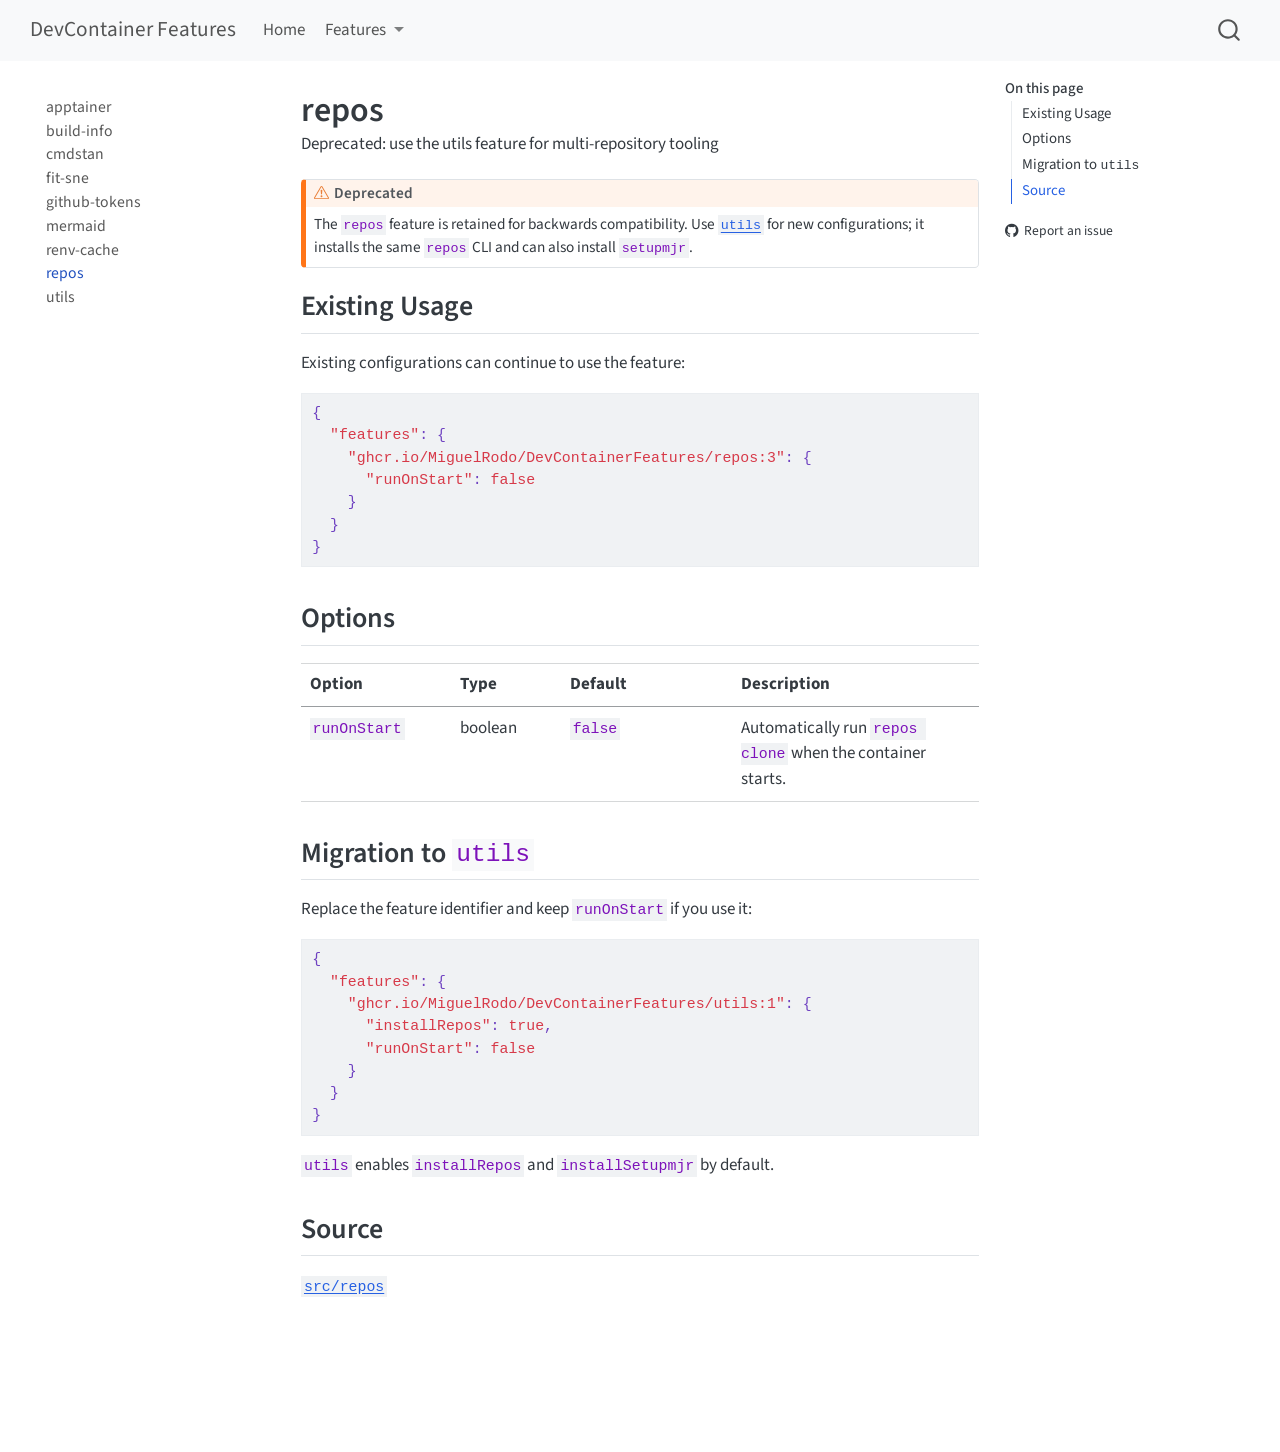
<file: features/repos.html>
<!DOCTYPE html>
<html xmlns="http://www.w3.org/1999/xhtml" lang="en" xml:lang="en"><head>

<meta charset="utf-8">
<meta name="generator" content="quarto-1.10.18">

<meta name="viewport" content="width=device-width, initial-scale=1.0, user-scalable=yes">

<meta name="description" content="Deprecated: use the utils feature for multi-repository tooling">

<title>repos – DevContainer Features</title>
<style>
/* Default styles provided by pandoc.
** See https://pandoc.org/MANUAL.html#variables-for-html for config info.
*/
span.smallcaps{font-variant: small-caps;}
div.columns{display: flex; gap: 1.5em;}
div.column{flex: auto;}
@media screen {
div.columns{gap: min(4vw, 1.5em);}
div.column{overflow-x: auto;}
}
div.hanging-indent{margin-left: 1.5em; text-indent: -1.5em;}
ul.task-list{list-style: none;}
ul.task-list li input[type="checkbox"] {
  width: 0.8em;
  margin: 0 0.8em 0.2em -1em; /* quarto-specific, see https://github.com/quarto-dev/quarto-cli/issues/4556 */ 
  vertical-align: middle;
}
/* CSS for syntax highlighting */
html { -webkit-text-size-adjust: 100%; }
pre > code.sourceCode { white-space: pre; position: relative; }
pre > code.sourceCode > span { display: inline-block; line-height: 1.25; }
pre > code.sourceCode > span:empty { height: 1.2em; }
.sourceCode { overflow: visible; }
code.sourceCode > span { color: inherit; text-decoration: inherit; }
div.sourceCode { margin: 1em 0; }
pre.sourceCode { margin: 0; }
@media screen {
div.sourceCode { overflow: auto; }
}
@media print {
pre > code.sourceCode { white-space: pre-wrap; }
pre > code.sourceCode > span { text-indent: -5em; padding-left: 5em; }
}
pre.numberSource code
  { counter-reset: source-line 0; }
pre.numberSource code > span
  { position: relative; left: -4em; counter-increment: source-line; }
pre.numberSource code > span > a:first-child::before
  { content: counter(source-line);
    position: relative; left: -1em; text-align: right; vertical-align: baseline;
    border: none; display: inline-block;
    -webkit-touch-callout: none; -webkit-user-select: none;
    -khtml-user-select: none; -moz-user-select: none;
    -ms-user-select: none; user-select: none;
    padding: 0 4px; width: 4em;
  }
pre.numberSource { margin-left: 3em;  padding-left: 4px; }
div.sourceCode
  {   }
@media screen {
pre > code.sourceCode > span > a:first-child::before { text-decoration: underline; }
}
</style>


<script src="../site_libs/quarto-nav/quarto-nav.js"></script>
<script src="../site_libs/quarto-nav/headroom.min.js"></script>
<script src="../site_libs/clipboard/clipboard.min.js"></script>
<script src="../site_libs/quarto-search/autocomplete.umd.js"></script>
<script src="../site_libs/quarto-search/fuse.min.js"></script>
<script src="../site_libs/quarto-search/quarto-search.js"></script>
<meta name="quarto:offset" content="../">
<script src="../site_libs/quarto-html/quarto.js" type="module"></script>
<script src="../site_libs/quarto-html/tabsets/tabsets.js" type="module"></script>
<script src="../site_libs/quarto-html/popper.min.js"></script>
<script src="../site_libs/quarto-html/tippy.umd.min.js"></script>
<script src="../site_libs/quarto-html/anchor.min.js"></script>
<link href="../site_libs/quarto-html/tippy.css" rel="stylesheet">
<link href="../site_libs/quarto-html/quarto-syntax-highlighting-bb62276ab45c84d9efd712f51ff97b5a.css" rel="stylesheet" id="quarto-text-highlighting-styles">
<script src="../site_libs/bootstrap/bootstrap.min.js"></script>
<link href="../site_libs/bootstrap/bootstrap-icons.css" rel="stylesheet">
<link href="../site_libs/bootstrap/bootstrap-2e3c3e6b6942b69ade587f612ecdfdd0.min.css" rel="stylesheet" append-hash="true" id="quarto-bootstrap" data-mode="light">
<script id="quarto-search-options" type="application/json">{
  "location": "navbar",
  "copy-button": false,
  "collapse-after": 3,
  "panel-placement": "end",
  "type": "overlay",
  "limit": 50,
  "keyboard-shortcut": [
    "f",
    "/",
    "s"
  ],
  "show-item-context": false,
  "language": {
    "search-no-results-text": "No results",
    "search-matching-documents-text": "matching documents",
    "search-copy-link-title": "Copy link to search",
    "search-hide-matches-text": "Hide additional matches",
    "search-more-match-text": "more match in this document",
    "search-more-matches-text": "more matches in this document",
    "search-clear-button-title": "Clear",
    "search-text-placeholder": "",
    "search-detached-cancel-button-title": "Cancel",
    "search-submit-button-title": "Submit",
    "search-label": "Search"
  }
}</script>


</head>

<body class="nav-sidebar floating nav-fixed quarto-light">

<div id="quarto-search-results"></div>
  <header id="quarto-header" class="headroom fixed-top">
    <nav class="navbar navbar-expand-lg " data-bs-theme="dark">
      <div class="navbar-container container-fluid">
      <div class="navbar-brand-container mx-auto">
    <a class="navbar-brand" href="../index.html">
    <span class="navbar-title">DevContainer Features</span>
    </a>
  </div>
            <div id="quarto-search" class="" title="Search"></div>
          <button class="navbar-toggler" type="button" data-bs-toggle="collapse" data-bs-target="#navbarCollapse" aria-controls="navbarCollapse" role="menu" aria-expanded="false" aria-label="Toggle navigation" onclick="if (window.quartoToggleHeadroom) { window.quartoToggleHeadroom(); }">
  <span class="navbar-toggler-icon"></span>
</button>
          <div class="collapse navbar-collapse" id="navbarCollapse">
            <ul class="navbar-nav navbar-nav-scroll me-auto">
  <li class="nav-item">
    <a class="nav-link" href="../index.html"> 
<span class="menu-text">Home</span></a>
  </li>  
  <li class="nav-item dropdown ">
    <a class="nav-link dropdown-toggle" href="#" id="nav-menu-features" role="link" data-bs-toggle="dropdown" aria-expanded="false">
 <span class="menu-text">Features</span>
    </a>
    <ul class="dropdown-menu" aria-labelledby="nav-menu-features">    
        <li>
    <a class="dropdown-item" href="../features/apptainer.html">
 <span class="dropdown-text">apptainer</span></a>
  </li>  
        <li>
    <a class="dropdown-item" href="../features/build-info.html">
 <span class="dropdown-text">build-info</span></a>
  </li>  
        <li>
    <a class="dropdown-item" href="../features/cmdstan.html">
 <span class="dropdown-text">cmdstan</span></a>
  </li>  
        <li>
    <a class="dropdown-item" href="../features/fit-sne.html">
 <span class="dropdown-text">fit-sne</span></a>
  </li>  
        <li>
    <a class="dropdown-item" href="../features/github-tokens.html">
 <span class="dropdown-text">github-tokens</span></a>
  </li>  
        <li>
    <a class="dropdown-item" href="../features/mermaid.html">
 <span class="dropdown-text">mermaid</span></a>
  </li>  
        <li>
    <a class="dropdown-item" href="../features/renv-cache.html">
 <span class="dropdown-text">renv-cache</span></a>
  </li>  
        <li>
    <a class="dropdown-item" href="../features/repos.html">
 <span class="dropdown-text">repos (deprecated)</span></a>
  </li>  
        <li>
    <a class="dropdown-item" href="../features/utils.html">
 <span class="dropdown-text">utils</span></a>
  </li>  
    </ul>
  </li>
</ul>
          </div> <!-- /navcollapse -->
            <div class="quarto-navbar-tools">
</div>
      </div> <!-- /container-fluid -->
    </nav>
  <nav class="quarto-secondary-nav">
    <div class="container-fluid d-flex">
      <button type="button" class="quarto-btn-toggle btn" data-bs-toggle="collapse" role="button" data-bs-target=".quarto-sidebar-collapse-item" aria-controls="quarto-sidebar" aria-expanded="false" aria-label="Toggle sidebar navigation" onclick="if (window.quartoToggleHeadroom) { window.quartoToggleHeadroom(); }">
        <i class="bi bi-layout-text-sidebar-reverse"></i>
      </button>
        <nav class="quarto-page-breadcrumbs" aria-label="breadcrumb"><ol class="breadcrumb"><li class="breadcrumb-item"><a href="../features/repos.html">repos</a></li></ol></nav>
        <a class="flex-grow-1" role="navigation" data-bs-toggle="collapse" data-bs-target=".quarto-sidebar-collapse-item" aria-controls="quarto-sidebar" aria-expanded="false" aria-label="Toggle sidebar navigation" onclick="if (window.quartoToggleHeadroom) { window.quartoToggleHeadroom(); }">      
        </a>
    </div>
  </nav>
</header>
<!-- content -->
<div id="quarto-content" class="quarto-container page-columns page-rows-contents page-layout-article page-navbar">
<!-- sidebar -->
  <nav id="quarto-sidebar" class="sidebar collapse collapse-horizontal quarto-sidebar-collapse-item sidebar-navigation floating overflow-auto">
    <div class="sidebar-menu-container"> 
    <ul class="list-unstyled mt-1">
        <li class="sidebar-item">
  <div class="sidebar-item-container"> 
  <a href="../features/apptainer.html" class="sidebar-item-text sidebar-link">
 <span class="menu-text">apptainer</span></a>
  </div>
</li>
        <li class="sidebar-item">
  <div class="sidebar-item-container"> 
  <a href="../features/build-info.html" class="sidebar-item-text sidebar-link">
 <span class="menu-text">build-info</span></a>
  </div>
</li>
        <li class="sidebar-item">
  <div class="sidebar-item-container"> 
  <a href="../features/cmdstan.html" class="sidebar-item-text sidebar-link">
 <span class="menu-text">cmdstan</span></a>
  </div>
</li>
        <li class="sidebar-item">
  <div class="sidebar-item-container"> 
  <a href="../features/fit-sne.html" class="sidebar-item-text sidebar-link">
 <span class="menu-text">fit-sne</span></a>
  </div>
</li>
        <li class="sidebar-item">
  <div class="sidebar-item-container"> 
  <a href="../features/github-tokens.html" class="sidebar-item-text sidebar-link">
 <span class="menu-text">github-tokens</span></a>
  </div>
</li>
        <li class="sidebar-item">
  <div class="sidebar-item-container"> 
  <a href="../features/mermaid.html" class="sidebar-item-text sidebar-link">
 <span class="menu-text">mermaid</span></a>
  </div>
</li>
        <li class="sidebar-item">
  <div class="sidebar-item-container"> 
  <a href="../features/renv-cache.html" class="sidebar-item-text sidebar-link">
 <span class="menu-text">renv-cache</span></a>
  </div>
</li>
        <li class="sidebar-item">
  <div class="sidebar-item-container"> 
  <a href="../features/repos.html" class="sidebar-item-text sidebar-link active">
 <span class="menu-text">repos</span></a>
  </div>
</li>
        <li class="sidebar-item">
  <div class="sidebar-item-container"> 
  <a href="../features/utils.html" class="sidebar-item-text sidebar-link">
 <span class="menu-text">utils</span></a>
  </div>
</li>
    </ul>
    </div>
</nav>
<div id="quarto-sidebar-glass" class="quarto-sidebar-collapse-item" data-bs-toggle="collapse" data-bs-target=".quarto-sidebar-collapse-item"></div>
<!-- margin-sidebar -->
    <div id="quarto-margin-sidebar" class="sidebar margin-sidebar">
        <nav id="TOC" role="doc-toc" class="toc-active">
    <h2 id="toc-title">On this page</h2>
   
  <ul>
  <li><a href="#existing-usage" id="toc-existing-usage" class="nav-link active" data-scroll-target="#existing-usage">Existing Usage</a></li>
  <li><a href="#options" id="toc-options" class="nav-link" data-scroll-target="#options">Options</a></li>
  <li><a href="#migration-to-utils" id="toc-migration-to-utils" class="nav-link" data-scroll-target="#migration-to-utils">Migration to <code>utils</code></a></li>
  <li><a href="#source" id="toc-source" class="nav-link" data-scroll-target="#source">Source</a></li>
  </ul>
<div class="toc-actions"><ul><li><a href="https://github.com/MiguelRodo/DevContainerFeatures/issues/new" class="toc-action"><i class="bi bi-github"></i>Report an issue</a></li></ul></div></nav>
    </div>
<!-- main -->
<main class="content" id="quarto-document-content">

<header id="title-block-header" class="quarto-title-block default">
<div class="quarto-title">
<h1 class="title">repos</h1>
</div>

<div>
  <div class="description">
    Deprecated: use the utils feature for multi-repository tooling
  </div>
</div>


<div class="quarto-title-meta">

    
  
    
  </div>
  


</header>


<div class="callout callout-style-default callout-warning callout-titled">
<div class="callout-header d-flex align-content-center">
<div class="callout-icon-container">
<i class="callout-icon"></i>
</div>
<div class="callout-title-container flex-fill">
<span class="screen-reader-only">Warning</span>Deprecated
</div>
</div>
<div class="callout-body-container callout-body">
<p>The <code>repos</code> feature is retained for backwards compatibility. Use <a href="../features/utils.html"><code>utils</code></a> for new configurations; it installs the same <code>repos</code> CLI and can also install <code>setupmjr</code>.</p>
</div>
</div>
<section id="existing-usage" class="level2">
<h2 class="anchored" data-anchor-id="existing-usage">Existing Usage</h2>
<p>Existing configurations can continue to use the feature:</p>
<div class="code-copy-outer-scaffold"><div class="sourceCode" id="cb1"><pre class="sourceCode json code-with-copy"><code class="sourceCode json"><span id="cb1-1"><a href="#cb1-1" aria-hidden="true" tabindex="-1"></a><span class="fu">{</span></span>
<span id="cb1-2"><a href="#cb1-2" aria-hidden="true" tabindex="-1"></a>  <span class="dt">"features"</span><span class="fu">:</span> <span class="fu">{</span></span>
<span id="cb1-3"><a href="#cb1-3" aria-hidden="true" tabindex="-1"></a>    <span class="dt">"ghcr.io/MiguelRodo/DevContainerFeatures/repos:3"</span><span class="fu">:</span> <span class="fu">{</span></span>
<span id="cb1-4"><a href="#cb1-4" aria-hidden="true" tabindex="-1"></a>      <span class="dt">"runOnStart"</span><span class="fu">:</span> <span class="kw">false</span></span>
<span id="cb1-5"><a href="#cb1-5" aria-hidden="true" tabindex="-1"></a>    <span class="fu">}</span></span>
<span id="cb1-6"><a href="#cb1-6" aria-hidden="true" tabindex="-1"></a>  <span class="fu">}</span></span>
<span id="cb1-7"><a href="#cb1-7" aria-hidden="true" tabindex="-1"></a><span class="fu">}</span></span></code></pre></div><button title="Copy to Clipboard" class="code-copy-button"><i class="bi"></i></button></div>
</section>
<section id="options" class="level2">
<h2 class="anchored" data-anchor-id="options">Options</h2>
<table class="caption-top table">
<colgroup>
<col style="width: 22%">
<col style="width: 16%">
<col style="width: 25%">
<col style="width: 36%">
</colgroup>
<thead>
<tr class="header">
<th>Option</th>
<th>Type</th>
<th>Default</th>
<th>Description</th>
</tr>
</thead>
<tbody>
<tr class="odd">
<td><code>runOnStart</code></td>
<td>boolean</td>
<td><code>false</code></td>
<td>Automatically run <code>repos clone</code> when the container starts.</td>
</tr>
</tbody>
</table>
</section>
<section id="migration-to-utils" class="level2">
<h2 class="anchored" data-anchor-id="migration-to-utils">Migration to <code>utils</code></h2>
<p>Replace the feature identifier and keep <code>runOnStart</code> if you use it:</p>
<div class="code-copy-outer-scaffold"><div class="sourceCode" id="cb2"><pre class="sourceCode json code-with-copy"><code class="sourceCode json"><span id="cb2-1"><a href="#cb2-1" aria-hidden="true" tabindex="-1"></a><span class="fu">{</span></span>
<span id="cb2-2"><a href="#cb2-2" aria-hidden="true" tabindex="-1"></a>  <span class="dt">"features"</span><span class="fu">:</span> <span class="fu">{</span></span>
<span id="cb2-3"><a href="#cb2-3" aria-hidden="true" tabindex="-1"></a>    <span class="dt">"ghcr.io/MiguelRodo/DevContainerFeatures/utils:1"</span><span class="fu">:</span> <span class="fu">{</span></span>
<span id="cb2-4"><a href="#cb2-4" aria-hidden="true" tabindex="-1"></a>      <span class="dt">"installRepos"</span><span class="fu">:</span> <span class="kw">true</span><span class="fu">,</span></span>
<span id="cb2-5"><a href="#cb2-5" aria-hidden="true" tabindex="-1"></a>      <span class="dt">"runOnStart"</span><span class="fu">:</span> <span class="kw">false</span></span>
<span id="cb2-6"><a href="#cb2-6" aria-hidden="true" tabindex="-1"></a>    <span class="fu">}</span></span>
<span id="cb2-7"><a href="#cb2-7" aria-hidden="true" tabindex="-1"></a>  <span class="fu">}</span></span>
<span id="cb2-8"><a href="#cb2-8" aria-hidden="true" tabindex="-1"></a><span class="fu">}</span></span></code></pre></div><button title="Copy to Clipboard" class="code-copy-button"><i class="bi"></i></button></div>
<p><code>utils</code> enables <code>installRepos</code> and <code>installSetupmjr</code> by default.</p>
</section>
<section id="source" class="level2">
<h2 class="anchored" data-anchor-id="source">Source</h2>
<p><a href="https://github.com/MiguelRodo/DevContainerFeatures/tree/main/src/repos"><code>src/repos</code></a></p>


</section>

</main> <!-- /main -->
<script id="quarto-html-after-body" type="application/javascript">
  window.document.addEventListener("DOMContentLoaded", function (event) {
    const icon = "";
    const anchorJS = new window.AnchorJS();
    anchorJS.options = {
      placement: 'right',
      icon: icon
    };
    anchorJS.add('.anchored');
    const isCodeAnnotation = (el) => {
      for (const clz of el.classList) {
        if (clz.startsWith('code-annotation-')) {                     
          return true;
        }
      }
      return false;
    }
    const onCopySuccess = function(e) {
      // button target
      const button = e.trigger;
      // don't keep focus
      button.blur();
      // flash "checked"
      button.classList.add('code-copy-button-checked');
      var currentTitle = button.getAttribute("title");
      button.setAttribute("title", "Copied!");
      let tooltip;
      if (window.bootstrap) {
        button.setAttribute("data-bs-toggle", "tooltip");
        button.setAttribute("data-bs-placement", "left");
        button.setAttribute("data-bs-title", "Copied!");
        tooltip = new bootstrap.Tooltip(button, 
          { trigger: "manual", 
            customClass: "code-copy-button-tooltip",
            offset: [0, -8]});
        tooltip.show();    
      }
      setTimeout(function() {
        if (tooltip) {
          tooltip.hide();
          button.removeAttribute("data-bs-title");
          button.removeAttribute("data-bs-toggle");
          button.removeAttribute("data-bs-placement");
        }
        button.setAttribute("title", currentTitle);
        button.classList.remove('code-copy-button-checked');
      }, 1000);
      // clear code selection
      e.clearSelection();
    }
    const getTextToCopy = function(trigger) {
      const outerScaffold = trigger.parentElement.cloneNode(true);
      const codeEl = outerScaffold.querySelector('code');
      for (const childEl of codeEl.children) {
        if (isCodeAnnotation(childEl)) {
          childEl.remove();
        }
      }
      return codeEl.innerText;
    }
    const clipboard = new window.ClipboardJS('.code-copy-button:not([data-in-quarto-modal])', {
      text: getTextToCopy
    });
    clipboard.on('success', onCopySuccess);
    if (window.document.getElementById('quarto-embedded-source-code-modal')) {
      const clipboardModal = new window.ClipboardJS('.code-copy-button[data-in-quarto-modal]', {
        text: getTextToCopy,
        container: window.document.getElementById('quarto-embedded-source-code-modal')
      });
      clipboardModal.on('success', onCopySuccess);
    }
      var localhostRegex = new RegExp(/^(?:http|https):\/\/localhost\:?[0-9]*\//);
      var mailtoRegex = new RegExp(/^mailto:/);
        var filterRegex = new RegExp("https:\/\/MiguelRodo\.github\.io\/DevContainerFeatures\/");
      var isInternal = (href) => {
          return filterRegex.test(href) || localhostRegex.test(href) || mailtoRegex.test(href);
      }
      // Inspect non-navigation links and adorn them if external
     var links = window.document.querySelectorAll('a[href]:not(.nav-link):not(.navbar-brand):not(.toc-action):not(.sidebar-link):not(.sidebar-item-toggle):not(.pagination-link):not(.no-external):not([aria-hidden]):not(.dropdown-item):not(.quarto-navigation-tool):not(.about-link)');
      for (var i=0; i<links.length; i++) {
        const link = links[i];
        if (!isInternal(link.href)) {
          // undo the damage that might have been done by quarto-nav.js in the case of
          // links that we want to consider external
          if (link.dataset.originalHref !== undefined) {
            link.href = link.dataset.originalHref;
          }
        }
      }
    function tippyHover(el, contentFn, onTriggerFn, onUntriggerFn) {
      const config = {
        allowHTML: true,
        maxWidth: 500,
        delay: 100,
        arrow: false,
        appendTo: function(el) {
            return el.parentElement;
        },
        interactive: true,
        interactiveBorder: 10,
        theme: 'quarto',
        placement: 'bottom-start',
      };
      if (contentFn) {
        config.content = contentFn;
      }
      if (onTriggerFn) {
        config.onTrigger = onTriggerFn;
      }
      if (onUntriggerFn) {
        config.onUntrigger = onUntriggerFn;
      }
      window.tippy(el, config); 
    }
    const noterefs = window.document.querySelectorAll('a[role="doc-noteref"]');
    for (var i=0; i<noterefs.length; i++) {
      const ref = noterefs[i];
      tippyHover(ref, function() {
        // use id or data attribute instead here
        let href = ref.getAttribute('data-footnote-href') || ref.getAttribute('href');
        try { href = new URL(href).hash; } catch {}
        const id = href.replace(/^#\/?/, "");
        const note = window.document.getElementById(id);
        if (note) {
          return note.innerHTML;
        } else {
          return "";
        }
      });
    }
    const xrefs = window.document.querySelectorAll('a.quarto-xref');
    const processXRef = (id, note) => {
      // Strip column container classes
      const stripColumnClz = (el) => {
        el.classList.remove("page-full", "page-columns");
        if (el.children) {
          for (const child of el.children) {
            stripColumnClz(child);
          }
        }
      }
      stripColumnClz(note)
      if (id === null || id.startsWith('sec-')) {
        // Special case sections, only their first couple elements
        const container = document.createElement("div");
        if (note.children && note.children.length > 2) {
          container.appendChild(note.children[0].cloneNode(true));
          for (let i = 1; i < note.children.length; i++) {
            const child = note.children[i];
            if (child.tagName === "P" && child.innerText === "") {
              continue;
            } else {
              container.appendChild(child.cloneNode(true));
              break;
            }
          }
          if (window.Quarto?.typesetMath) {
            window.Quarto.typesetMath(container);
          }
          return container.innerHTML
        } else {
          if (window.Quarto?.typesetMath) {
            window.Quarto.typesetMath(note);
          }
          return note.innerHTML;
        }
      } else {
        // Remove any anchor links if they are present
        const anchorLink = note.querySelector('a.anchorjs-link');
        if (anchorLink) {
          anchorLink.remove();
        }
        if (window.Quarto?.typesetMath) {
          window.Quarto.typesetMath(note);
        }
        if (note.classList.contains("callout")) {
          return note.outerHTML;
        } else {
          return note.innerHTML;
        }
      }
    }
    for (var i=0; i<xrefs.length; i++) {
      const xref = xrefs[i];
      tippyHover(xref, undefined, function(instance) {
        instance.disable();
        let url = xref.getAttribute('href');
        let hash = undefined; 
        if (url.startsWith('#')) {
          hash = url;
        } else {
          try { hash = new URL(url).hash; } catch {}
        }
        if (hash) {
          const id = hash.replace(/^#\/?/, "");
          const note = window.document.getElementById(id);
          if (note !== null) {
            try {
              const html = processXRef(id, note.cloneNode(true));
              instance.setContent(html);
            } finally {
              instance.enable();
              instance.show();
            }
          } else {
            // See if we can fetch this
            fetch(url.split('#')[0])
            .then(res => res.text())
            .then(html => {
              const parser = new DOMParser();
              const htmlDoc = parser.parseFromString(html, "text/html");
              const note = htmlDoc.getElementById(id);
              if (note !== null) {
                const html = processXRef(id, note);
                instance.setContent(html);
              } 
            }).finally(() => {
              instance.enable();
              instance.show();
            });
          }
        } else {
          // See if we can fetch a full url (with no hash to target)
          // This is a special case and we should probably do some content thinning / targeting
          fetch(url)
          .then(res => res.text())
          .then(html => {
            const parser = new DOMParser();
            const htmlDoc = parser.parseFromString(html, "text/html");
            const note = htmlDoc.querySelector('main.content');
            if (note !== null) {
              // This should only happen for chapter cross references
              // (since there is no id in the URL)
              // remove the first header
              if (note.children.length > 0 && note.children[0].tagName === "HEADER") {
                note.children[0].remove();
              }
              const html = processXRef(null, note);
              instance.setContent(html);
            } 
          }).finally(() => {
            instance.enable();
            instance.show();
          });
        }
      }, function(instance) {
      });
    }
        let selectedAnnoteEl;
        const selectorForAnnotation = ( cell, annotation) => {
          let cellAttr = 'data-code-cell="' + cell + '"';
          let lineAttr = 'data-code-annotation="' +  annotation + '"';
          const selector = 'span[' + cellAttr + '][' + lineAttr + ']';
          return selector;
        }
        const selectCodeLines = (annoteEl) => {
          const doc = window.document;
          const targetCell = annoteEl.getAttribute("data-target-cell");
          const targetAnnotation = annoteEl.getAttribute("data-target-annotation");
          const annoteSpan = window.document.querySelector(selectorForAnnotation(targetCell, targetAnnotation));
          const lines = annoteSpan.getAttribute("data-code-lines").split(",");
          const lineIds = lines.map((line) => {
            return targetCell + "-" + line;
          })
          let top = null;
          let height = null;
          let parent = null;
          if (lineIds.length > 0) {
              //compute the position of the single el (top and bottom and make a div)
              const el = window.document.getElementById(lineIds[0]);
              top = el.offsetTop;
              height = el.offsetHeight;
              parent = el.parentElement.parentElement;
            if (lineIds.length > 1) {
              const lastEl = window.document.getElementById(lineIds[lineIds.length - 1]);
              const bottom = lastEl.offsetTop + lastEl.offsetHeight;
              height = bottom - top;
            }
            if (top !== null && height !== null && parent !== null) {
              // cook up a div (if necessary) and position it 
              let div = window.document.getElementById("code-annotation-line-highlight");
              if (div === null) {
                div = window.document.createElement("div");
                div.setAttribute("id", "code-annotation-line-highlight");
                div.style.position = 'absolute';
                parent.appendChild(div);
              }
              div.style.top = top - 2 + "px";
              div.style.height = height + 4 + "px";
              div.style.left = 0;
              let gutterDiv = window.document.getElementById("code-annotation-line-highlight-gutter");
              if (gutterDiv === null) {
                gutterDiv = window.document.createElement("div");
                gutterDiv.setAttribute("id", "code-annotation-line-highlight-gutter");
                gutterDiv.style.position = 'absolute';
                const codeCell = window.document.getElementById(targetCell);
                const gutter = codeCell.querySelector('.code-annotation-gutter');
                gutter.appendChild(gutterDiv);
              }
              gutterDiv.style.top = top - 2 + "px";
              gutterDiv.style.height = height + 4 + "px";
            }
            selectedAnnoteEl = annoteEl;
          }
        };
        const unselectCodeLines = () => {
          const elementsIds = ["code-annotation-line-highlight", "code-annotation-line-highlight-gutter"];
          elementsIds.forEach((elId) => {
            const div = window.document.getElementById(elId);
            if (div) {
              div.remove();
            }
          });
          selectedAnnoteEl = undefined;
        };
          // Handle positioning of the toggle
      window.addEventListener(
        "resize",
        throttle(() => {
          elRect = undefined;
          if (selectedAnnoteEl) {
            selectCodeLines(selectedAnnoteEl);
          }
        }, 10)
      );
      function throttle(fn, ms) {
      let throttle = false;
      let timer;
        return (...args) => {
          if(!throttle) { // first call gets through
              fn.apply(this, args);
              throttle = true;
          } else { // all the others get throttled
              if(timer) clearTimeout(timer); // cancel #2
              timer = setTimeout(() => {
                fn.apply(this, args);
                timer = throttle = false;
              }, ms);
          }
        };
      }
        // Attach click handler to the DT
        const annoteDls = window.document.querySelectorAll('dt[data-target-cell]');
        for (const annoteDlNode of annoteDls) {
          annoteDlNode.addEventListener('click', (event) => {
            const clickedEl = event.target;
            if (clickedEl !== selectedAnnoteEl) {
              unselectCodeLines();
              const activeEl = window.document.querySelector('dt[data-target-cell].code-annotation-active');
              if (activeEl) {
                activeEl.classList.remove('code-annotation-active');
              }
              selectCodeLines(clickedEl);
              clickedEl.classList.add('code-annotation-active');
            } else {
              // Unselect the line
              unselectCodeLines();
              clickedEl.classList.remove('code-annotation-active');
            }
          });
        }
    const findCites = (el) => {
      const parentEl = el.parentElement;
      if (parentEl) {
        const cites = parentEl.dataset.cites;
        if (cites) {
          return {
            el,
            cites: cites.split(' ')
          };
        } else {
          return findCites(el.parentElement)
        }
      } else {
        return undefined;
      }
    };
    var bibliorefs = window.document.querySelectorAll('a[role="doc-biblioref"]');
    for (var i=0; i<bibliorefs.length; i++) {
      const ref = bibliorefs[i];
      const citeInfo = findCites(ref);
      if (citeInfo) {
        tippyHover(citeInfo.el, function() {
          var popup = window.document.createElement('div');
          citeInfo.cites.forEach(function(cite) {
            var citeDiv = window.document.createElement('div');
            citeDiv.classList.add('hanging-indent');
            citeDiv.classList.add('csl-entry');
            var biblioDiv = window.document.getElementById('ref-' + cite);
            if (biblioDiv) {
              citeDiv.innerHTML = biblioDiv.innerHTML;
            }
            popup.appendChild(citeDiv);
          });
          return popup.innerHTML;
        });
      }
    }
  });
  </script>
</div> <!-- /content -->




<footer class="footer"><div class="nav-footer"><div class="nav-footer-center"><div class="toc-actions d-sm-block d-md-none"><ul><li><a href="https://github.com/MiguelRodo/DevContainerFeatures/issues/new" class="toc-action"><i class="bi bi-github"></i>Report an issue</a></li></ul></div></div></div></footer></body></html>
</file>
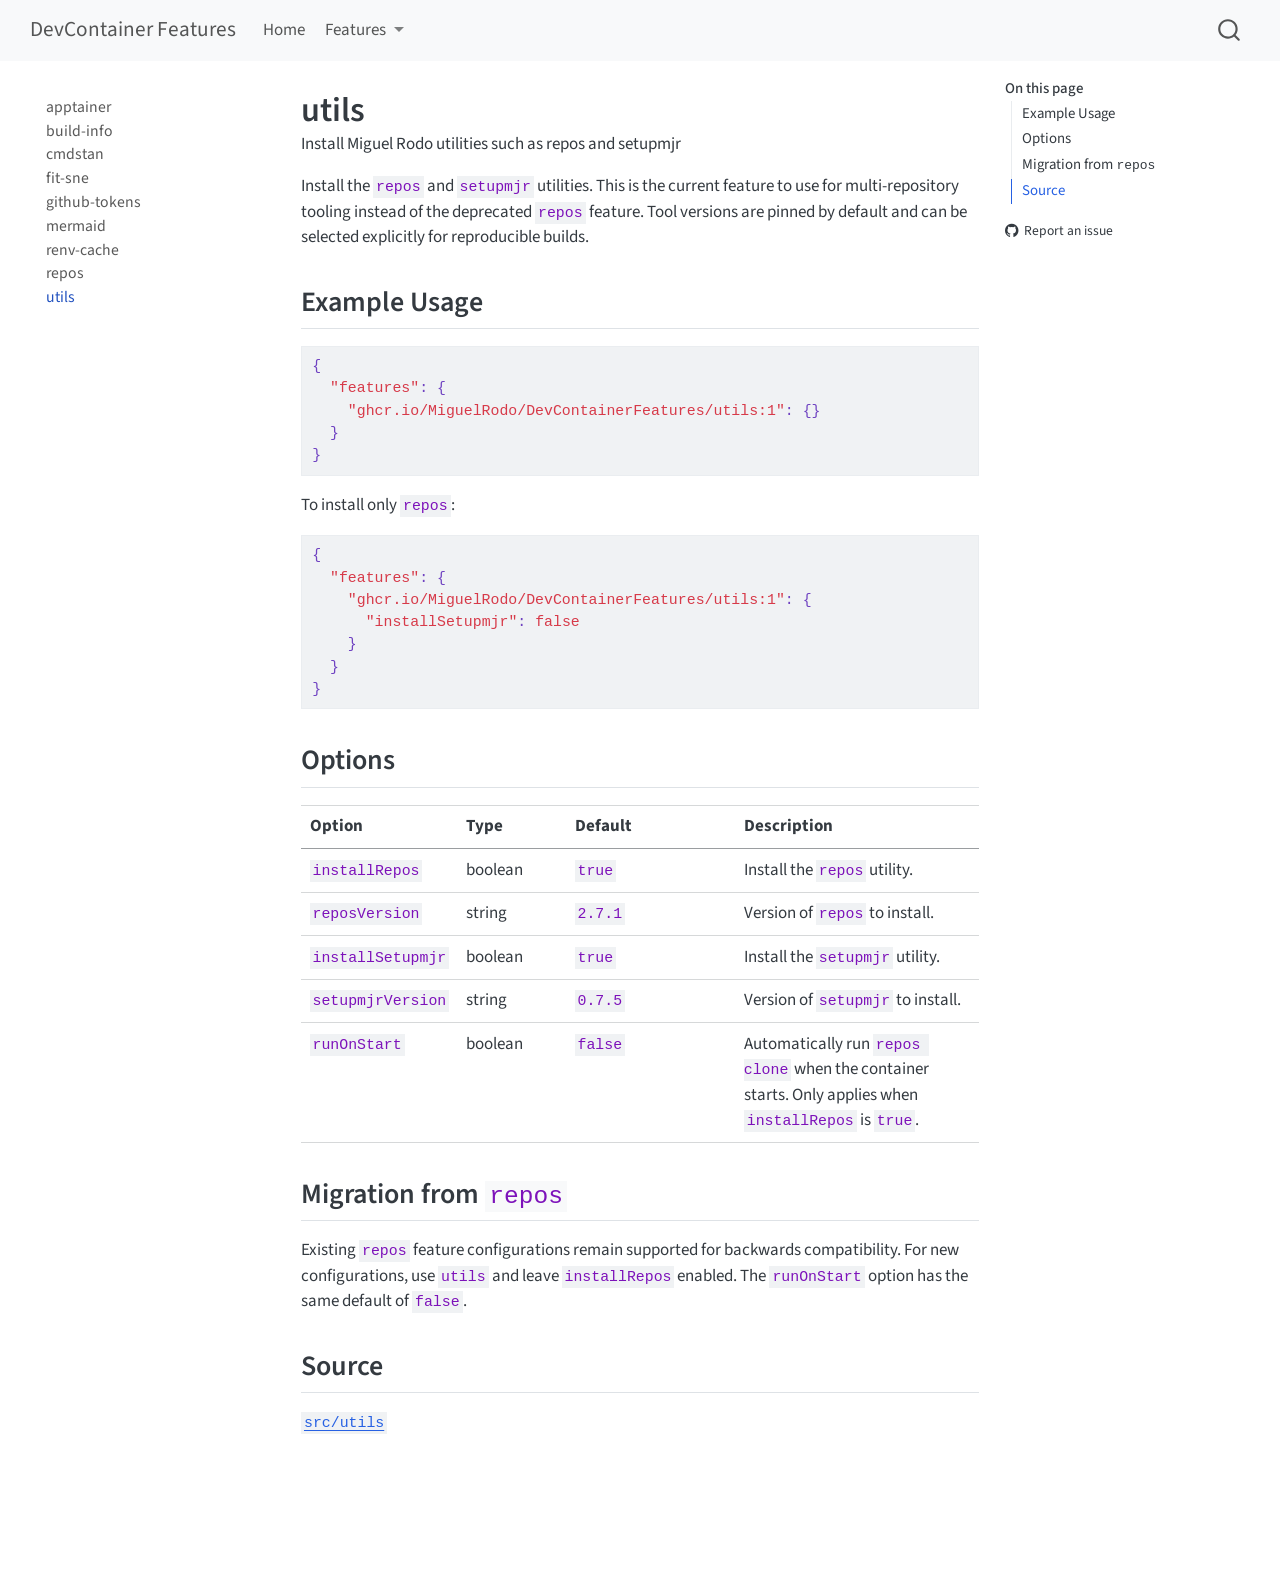
<file: features/utils.html>
<!DOCTYPE html>
<html xmlns="http://www.w3.org/1999/xhtml" lang="en" xml:lang="en"><head>

<meta charset="utf-8">
<meta name="generator" content="quarto-1.10.18">

<meta name="viewport" content="width=device-width, initial-scale=1.0, user-scalable=yes">

<meta name="description" content="Install Miguel Rodo utilities such as repos and setupmjr">

<title>utils – DevContainer Features</title>
<style>
/* Default styles provided by pandoc.
** See https://pandoc.org/MANUAL.html#variables-for-html for config info.
*/
span.smallcaps{font-variant: small-caps;}
div.columns{display: flex; gap: 1.5em;}
div.column{flex: auto;}
@media screen {
div.columns{gap: min(4vw, 1.5em);}
div.column{overflow-x: auto;}
}
div.hanging-indent{margin-left: 1.5em; text-indent: -1.5em;}
ul.task-list{list-style: none;}
ul.task-list li input[type="checkbox"] {
  width: 0.8em;
  margin: 0 0.8em 0.2em -1em; /* quarto-specific, see https://github.com/quarto-dev/quarto-cli/issues/4556 */ 
  vertical-align: middle;
}
/* CSS for syntax highlighting */
html { -webkit-text-size-adjust: 100%; }
pre > code.sourceCode { white-space: pre; position: relative; }
pre > code.sourceCode > span { display: inline-block; line-height: 1.25; }
pre > code.sourceCode > span:empty { height: 1.2em; }
.sourceCode { overflow: visible; }
code.sourceCode > span { color: inherit; text-decoration: inherit; }
div.sourceCode { margin: 1em 0; }
pre.sourceCode { margin: 0; }
@media screen {
div.sourceCode { overflow: auto; }
}
@media print {
pre > code.sourceCode { white-space: pre-wrap; }
pre > code.sourceCode > span { text-indent: -5em; padding-left: 5em; }
}
pre.numberSource code
  { counter-reset: source-line 0; }
pre.numberSource code > span
  { position: relative; left: -4em; counter-increment: source-line; }
pre.numberSource code > span > a:first-child::before
  { content: counter(source-line);
    position: relative; left: -1em; text-align: right; vertical-align: baseline;
    border: none; display: inline-block;
    -webkit-touch-callout: none; -webkit-user-select: none;
    -khtml-user-select: none; -moz-user-select: none;
    -ms-user-select: none; user-select: none;
    padding: 0 4px; width: 4em;
  }
pre.numberSource { margin-left: 3em;  padding-left: 4px; }
div.sourceCode
  {   }
@media screen {
pre > code.sourceCode > span > a:first-child::before { text-decoration: underline; }
}
</style>


<script src="../site_libs/quarto-nav/quarto-nav.js"></script>
<script src="../site_libs/quarto-nav/headroom.min.js"></script>
<script src="../site_libs/clipboard/clipboard.min.js"></script>
<script src="../site_libs/quarto-search/autocomplete.umd.js"></script>
<script src="../site_libs/quarto-search/fuse.min.js"></script>
<script src="../site_libs/quarto-search/quarto-search.js"></script>
<meta name="quarto:offset" content="../">
<script src="../site_libs/quarto-html/quarto.js" type="module"></script>
<script src="../site_libs/quarto-html/tabsets/tabsets.js" type="module"></script>
<script src="../site_libs/quarto-html/popper.min.js"></script>
<script src="../site_libs/quarto-html/tippy.umd.min.js"></script>
<script src="../site_libs/quarto-html/anchor.min.js"></script>
<link href="../site_libs/quarto-html/tippy.css" rel="stylesheet">
<link href="../site_libs/quarto-html/quarto-syntax-highlighting-bb62276ab45c84d9efd712f51ff97b5a.css" rel="stylesheet" id="quarto-text-highlighting-styles">
<script src="../site_libs/bootstrap/bootstrap.min.js"></script>
<link href="../site_libs/bootstrap/bootstrap-icons.css" rel="stylesheet">
<link href="../site_libs/bootstrap/bootstrap-2e3c3e6b6942b69ade587f612ecdfdd0.min.css" rel="stylesheet" append-hash="true" id="quarto-bootstrap" data-mode="light">
<script id="quarto-search-options" type="application/json">{
  "location": "navbar",
  "copy-button": false,
  "collapse-after": 3,
  "panel-placement": "end",
  "type": "overlay",
  "limit": 50,
  "keyboard-shortcut": [
    "f",
    "/",
    "s"
  ],
  "show-item-context": false,
  "language": {
    "search-no-results-text": "No results",
    "search-matching-documents-text": "matching documents",
    "search-copy-link-title": "Copy link to search",
    "search-hide-matches-text": "Hide additional matches",
    "search-more-match-text": "more match in this document",
    "search-more-matches-text": "more matches in this document",
    "search-clear-button-title": "Clear",
    "search-text-placeholder": "",
    "search-detached-cancel-button-title": "Cancel",
    "search-submit-button-title": "Submit",
    "search-label": "Search"
  }
}</script>


</head>

<body class="nav-sidebar floating nav-fixed quarto-light">

<div id="quarto-search-results"></div>
  <header id="quarto-header" class="headroom fixed-top">
    <nav class="navbar navbar-expand-lg " data-bs-theme="dark">
      <div class="navbar-container container-fluid">
      <div class="navbar-brand-container mx-auto">
    <a class="navbar-brand" href="../index.html">
    <span class="navbar-title">DevContainer Features</span>
    </a>
  </div>
            <div id="quarto-search" class="" title="Search"></div>
          <button class="navbar-toggler" type="button" data-bs-toggle="collapse" data-bs-target="#navbarCollapse" aria-controls="navbarCollapse" role="menu" aria-expanded="false" aria-label="Toggle navigation" onclick="if (window.quartoToggleHeadroom) { window.quartoToggleHeadroom(); }">
  <span class="navbar-toggler-icon"></span>
</button>
          <div class="collapse navbar-collapse" id="navbarCollapse">
            <ul class="navbar-nav navbar-nav-scroll me-auto">
  <li class="nav-item">
    <a class="nav-link" href="../index.html"> 
<span class="menu-text">Home</span></a>
  </li>  
  <li class="nav-item dropdown ">
    <a class="nav-link dropdown-toggle" href="#" id="nav-menu-features" role="link" data-bs-toggle="dropdown" aria-expanded="false">
 <span class="menu-text">Features</span>
    </a>
    <ul class="dropdown-menu" aria-labelledby="nav-menu-features">    
        <li>
    <a class="dropdown-item" href="../features/apptainer.html">
 <span class="dropdown-text">apptainer</span></a>
  </li>  
        <li>
    <a class="dropdown-item" href="../features/build-info.html">
 <span class="dropdown-text">build-info</span></a>
  </li>  
        <li>
    <a class="dropdown-item" href="../features/cmdstan.html">
 <span class="dropdown-text">cmdstan</span></a>
  </li>  
        <li>
    <a class="dropdown-item" href="../features/fit-sne.html">
 <span class="dropdown-text">fit-sne</span></a>
  </li>  
        <li>
    <a class="dropdown-item" href="../features/github-tokens.html">
 <span class="dropdown-text">github-tokens</span></a>
  </li>  
        <li>
    <a class="dropdown-item" href="../features/mermaid.html">
 <span class="dropdown-text">mermaid</span></a>
  </li>  
        <li>
    <a class="dropdown-item" href="../features/renv-cache.html">
 <span class="dropdown-text">renv-cache</span></a>
  </li>  
        <li>
    <a class="dropdown-item" href="../features/repos.html">
 <span class="dropdown-text">repos (deprecated)</span></a>
  </li>  
        <li>
    <a class="dropdown-item" href="../features/utils.html">
 <span class="dropdown-text">utils</span></a>
  </li>  
    </ul>
  </li>
</ul>
          </div> <!-- /navcollapse -->
            <div class="quarto-navbar-tools">
</div>
      </div> <!-- /container-fluid -->
    </nav>
  <nav class="quarto-secondary-nav">
    <div class="container-fluid d-flex">
      <button type="button" class="quarto-btn-toggle btn" data-bs-toggle="collapse" role="button" data-bs-target=".quarto-sidebar-collapse-item" aria-controls="quarto-sidebar" aria-expanded="false" aria-label="Toggle sidebar navigation" onclick="if (window.quartoToggleHeadroom) { window.quartoToggleHeadroom(); }">
        <i class="bi bi-layout-text-sidebar-reverse"></i>
      </button>
        <nav class="quarto-page-breadcrumbs" aria-label="breadcrumb"><ol class="breadcrumb"><li class="breadcrumb-item"><a href="../features/utils.html">utils</a></li></ol></nav>
        <a class="flex-grow-1" role="navigation" data-bs-toggle="collapse" data-bs-target=".quarto-sidebar-collapse-item" aria-controls="quarto-sidebar" aria-expanded="false" aria-label="Toggle sidebar navigation" onclick="if (window.quartoToggleHeadroom) { window.quartoToggleHeadroom(); }">      
        </a>
    </div>
  </nav>
</header>
<!-- content -->
<div id="quarto-content" class="quarto-container page-columns page-rows-contents page-layout-article page-navbar">
<!-- sidebar -->
  <nav id="quarto-sidebar" class="sidebar collapse collapse-horizontal quarto-sidebar-collapse-item sidebar-navigation floating overflow-auto">
    <div class="sidebar-menu-container"> 
    <ul class="list-unstyled mt-1">
        <li class="sidebar-item">
  <div class="sidebar-item-container"> 
  <a href="../features/apptainer.html" class="sidebar-item-text sidebar-link">
 <span class="menu-text">apptainer</span></a>
  </div>
</li>
        <li class="sidebar-item">
  <div class="sidebar-item-container"> 
  <a href="../features/build-info.html" class="sidebar-item-text sidebar-link">
 <span class="menu-text">build-info</span></a>
  </div>
</li>
        <li class="sidebar-item">
  <div class="sidebar-item-container"> 
  <a href="../features/cmdstan.html" class="sidebar-item-text sidebar-link">
 <span class="menu-text">cmdstan</span></a>
  </div>
</li>
        <li class="sidebar-item">
  <div class="sidebar-item-container"> 
  <a href="../features/fit-sne.html" class="sidebar-item-text sidebar-link">
 <span class="menu-text">fit-sne</span></a>
  </div>
</li>
        <li class="sidebar-item">
  <div class="sidebar-item-container"> 
  <a href="../features/github-tokens.html" class="sidebar-item-text sidebar-link">
 <span class="menu-text">github-tokens</span></a>
  </div>
</li>
        <li class="sidebar-item">
  <div class="sidebar-item-container"> 
  <a href="../features/mermaid.html" class="sidebar-item-text sidebar-link">
 <span class="menu-text">mermaid</span></a>
  </div>
</li>
        <li class="sidebar-item">
  <div class="sidebar-item-container"> 
  <a href="../features/renv-cache.html" class="sidebar-item-text sidebar-link">
 <span class="menu-text">renv-cache</span></a>
  </div>
</li>
        <li class="sidebar-item">
  <div class="sidebar-item-container"> 
  <a href="../features/repos.html" class="sidebar-item-text sidebar-link">
 <span class="menu-text">repos</span></a>
  </div>
</li>
        <li class="sidebar-item">
  <div class="sidebar-item-container"> 
  <a href="../features/utils.html" class="sidebar-item-text sidebar-link active">
 <span class="menu-text">utils</span></a>
  </div>
</li>
    </ul>
    </div>
</nav>
<div id="quarto-sidebar-glass" class="quarto-sidebar-collapse-item" data-bs-toggle="collapse" data-bs-target=".quarto-sidebar-collapse-item"></div>
<!-- margin-sidebar -->
    <div id="quarto-margin-sidebar" class="sidebar margin-sidebar">
        <nav id="TOC" role="doc-toc" class="toc-active">
    <h2 id="toc-title">On this page</h2>
   
  <ul>
  <li><a href="#example-usage" id="toc-example-usage" class="nav-link active" data-scroll-target="#example-usage">Example Usage</a></li>
  <li><a href="#options" id="toc-options" class="nav-link" data-scroll-target="#options">Options</a></li>
  <li><a href="#migration-from-repos" id="toc-migration-from-repos" class="nav-link" data-scroll-target="#migration-from-repos">Migration from <code>repos</code></a></li>
  <li><a href="#source" id="toc-source" class="nav-link" data-scroll-target="#source">Source</a></li>
  </ul>
<div class="toc-actions"><ul><li><a href="https://github.com/MiguelRodo/DevContainerFeatures/issues/new" class="toc-action"><i class="bi bi-github"></i>Report an issue</a></li></ul></div></nav>
    </div>
<!-- main -->
<main class="content" id="quarto-document-content">

<header id="title-block-header" class="quarto-title-block default">
<div class="quarto-title">
<h1 class="title">utils</h1>
</div>

<div>
  <div class="description">
    Install Miguel Rodo utilities such as repos and setupmjr
  </div>
</div>


<div class="quarto-title-meta">

    
  
    
  </div>
  


</header>


<p>Install the <code>repos</code> and <code>setupmjr</code> utilities. This is the current feature to use for multi-repository tooling instead of the deprecated <code>repos</code> feature. Tool versions are pinned by default and can be selected explicitly for reproducible builds.</p>
<section id="example-usage" class="level2">
<h2 class="anchored" data-anchor-id="example-usage">Example Usage</h2>
<div class="code-copy-outer-scaffold"><div class="sourceCode" id="cb1"><pre class="sourceCode json code-with-copy"><code class="sourceCode json"><span id="cb1-1"><a href="#cb1-1" aria-hidden="true" tabindex="-1"></a><span class="fu">{</span></span>
<span id="cb1-2"><a href="#cb1-2" aria-hidden="true" tabindex="-1"></a>  <span class="dt">"features"</span><span class="fu">:</span> <span class="fu">{</span></span>
<span id="cb1-3"><a href="#cb1-3" aria-hidden="true" tabindex="-1"></a>    <span class="dt">"ghcr.io/MiguelRodo/DevContainerFeatures/utils:1"</span><span class="fu">:</span> <span class="fu">{}</span></span>
<span id="cb1-4"><a href="#cb1-4" aria-hidden="true" tabindex="-1"></a>  <span class="fu">}</span></span>
<span id="cb1-5"><a href="#cb1-5" aria-hidden="true" tabindex="-1"></a><span class="fu">}</span></span></code></pre></div><button title="Copy to Clipboard" class="code-copy-button"><i class="bi"></i></button></div>
<p>To install only <code>repos</code>:</p>
<div class="code-copy-outer-scaffold"><div class="sourceCode" id="cb2"><pre class="sourceCode json code-with-copy"><code class="sourceCode json"><span id="cb2-1"><a href="#cb2-1" aria-hidden="true" tabindex="-1"></a><span class="fu">{</span></span>
<span id="cb2-2"><a href="#cb2-2" aria-hidden="true" tabindex="-1"></a>  <span class="dt">"features"</span><span class="fu">:</span> <span class="fu">{</span></span>
<span id="cb2-3"><a href="#cb2-3" aria-hidden="true" tabindex="-1"></a>    <span class="dt">"ghcr.io/MiguelRodo/DevContainerFeatures/utils:1"</span><span class="fu">:</span> <span class="fu">{</span></span>
<span id="cb2-4"><a href="#cb2-4" aria-hidden="true" tabindex="-1"></a>      <span class="dt">"installSetupmjr"</span><span class="fu">:</span> <span class="kw">false</span></span>
<span id="cb2-5"><a href="#cb2-5" aria-hidden="true" tabindex="-1"></a>    <span class="fu">}</span></span>
<span id="cb2-6"><a href="#cb2-6" aria-hidden="true" tabindex="-1"></a>  <span class="fu">}</span></span>
<span id="cb2-7"><a href="#cb2-7" aria-hidden="true" tabindex="-1"></a><span class="fu">}</span></span></code></pre></div><button title="Copy to Clipboard" class="code-copy-button"><i class="bi"></i></button></div>
</section>
<section id="options" class="level2">
<h2 class="anchored" data-anchor-id="options">Options</h2>
<table class="caption-top table">
<colgroup>
<col style="width: 22%">
<col style="width: 16%">
<col style="width: 25%">
<col style="width: 36%">
</colgroup>
<thead>
<tr class="header">
<th>Option</th>
<th>Type</th>
<th>Default</th>
<th>Description</th>
</tr>
</thead>
<tbody>
<tr class="odd">
<td><code>installRepos</code></td>
<td>boolean</td>
<td><code>true</code></td>
<td>Install the <code>repos</code> utility.</td>
</tr>
<tr class="even">
<td><code>reposVersion</code></td>
<td>string</td>
<td><code>2.7.1</code></td>
<td>Version of <code>repos</code> to install.</td>
</tr>
<tr class="odd">
<td><code>installSetupmjr</code></td>
<td>boolean</td>
<td><code>true</code></td>
<td>Install the <code>setupmjr</code> utility.</td>
</tr>
<tr class="even">
<td><code>setupmjrVersion</code></td>
<td>string</td>
<td><code>0.7.5</code></td>
<td>Version of <code>setupmjr</code> to install.</td>
</tr>
<tr class="odd">
<td><code>runOnStart</code></td>
<td>boolean</td>
<td><code>false</code></td>
<td>Automatically run <code>repos clone</code> when the container starts. Only applies when <code>installRepos</code> is <code>true</code>.</td>
</tr>
</tbody>
</table>
</section>
<section id="migration-from-repos" class="level2">
<h2 class="anchored" data-anchor-id="migration-from-repos">Migration from <code>repos</code></h2>
<p>Existing <code>repos</code> feature configurations remain supported for backwards compatibility. For new configurations, use <code>utils</code> and leave <code>installRepos</code> enabled. The <code>runOnStart</code> option has the same default of <code>false</code>.</p>
</section>
<section id="source" class="level2">
<h2 class="anchored" data-anchor-id="source">Source</h2>
<p><a href="https://github.com/MiguelRodo/DevContainerFeatures/tree/main/src/utils"><code>src/utils</code></a></p>


</section>

</main> <!-- /main -->
<script id="quarto-html-after-body" type="application/javascript">
  window.document.addEventListener("DOMContentLoaded", function (event) {
    const icon = "";
    const anchorJS = new window.AnchorJS();
    anchorJS.options = {
      placement: 'right',
      icon: icon
    };
    anchorJS.add('.anchored');
    const isCodeAnnotation = (el) => {
      for (const clz of el.classList) {
        if (clz.startsWith('code-annotation-')) {                     
          return true;
        }
      }
      return false;
    }
    const onCopySuccess = function(e) {
      // button target
      const button = e.trigger;
      // don't keep focus
      button.blur();
      // flash "checked"
      button.classList.add('code-copy-button-checked');
      var currentTitle = button.getAttribute("title");
      button.setAttribute("title", "Copied!");
      let tooltip;
      if (window.bootstrap) {
        button.setAttribute("data-bs-toggle", "tooltip");
        button.setAttribute("data-bs-placement", "left");
        button.setAttribute("data-bs-title", "Copied!");
        tooltip = new bootstrap.Tooltip(button, 
          { trigger: "manual", 
            customClass: "code-copy-button-tooltip",
            offset: [0, -8]});
        tooltip.show();    
      }
      setTimeout(function() {
        if (tooltip) {
          tooltip.hide();
          button.removeAttribute("data-bs-title");
          button.removeAttribute("data-bs-toggle");
          button.removeAttribute("data-bs-placement");
        }
        button.setAttribute("title", currentTitle);
        button.classList.remove('code-copy-button-checked');
      }, 1000);
      // clear code selection
      e.clearSelection();
    }
    const getTextToCopy = function(trigger) {
      const outerScaffold = trigger.parentElement.cloneNode(true);
      const codeEl = outerScaffold.querySelector('code');
      for (const childEl of codeEl.children) {
        if (isCodeAnnotation(childEl)) {
          childEl.remove();
        }
      }
      return codeEl.innerText;
    }
    const clipboard = new window.ClipboardJS('.code-copy-button:not([data-in-quarto-modal])', {
      text: getTextToCopy
    });
    clipboard.on('success', onCopySuccess);
    if (window.document.getElementById('quarto-embedded-source-code-modal')) {
      const clipboardModal = new window.ClipboardJS('.code-copy-button[data-in-quarto-modal]', {
        text: getTextToCopy,
        container: window.document.getElementById('quarto-embedded-source-code-modal')
      });
      clipboardModal.on('success', onCopySuccess);
    }
      var localhostRegex = new RegExp(/^(?:http|https):\/\/localhost\:?[0-9]*\//);
      var mailtoRegex = new RegExp(/^mailto:/);
        var filterRegex = new RegExp("https:\/\/MiguelRodo\.github\.io\/DevContainerFeatures\/");
      var isInternal = (href) => {
          return filterRegex.test(href) || localhostRegex.test(href) || mailtoRegex.test(href);
      }
      // Inspect non-navigation links and adorn them if external
     var links = window.document.querySelectorAll('a[href]:not(.nav-link):not(.navbar-brand):not(.toc-action):not(.sidebar-link):not(.sidebar-item-toggle):not(.pagination-link):not(.no-external):not([aria-hidden]):not(.dropdown-item):not(.quarto-navigation-tool):not(.about-link)');
      for (var i=0; i<links.length; i++) {
        const link = links[i];
        if (!isInternal(link.href)) {
          // undo the damage that might have been done by quarto-nav.js in the case of
          // links that we want to consider external
          if (link.dataset.originalHref !== undefined) {
            link.href = link.dataset.originalHref;
          }
        }
      }
    function tippyHover(el, contentFn, onTriggerFn, onUntriggerFn) {
      const config = {
        allowHTML: true,
        maxWidth: 500,
        delay: 100,
        arrow: false,
        appendTo: function(el) {
            return el.parentElement;
        },
        interactive: true,
        interactiveBorder: 10,
        theme: 'quarto',
        placement: 'bottom-start',
      };
      if (contentFn) {
        config.content = contentFn;
      }
      if (onTriggerFn) {
        config.onTrigger = onTriggerFn;
      }
      if (onUntriggerFn) {
        config.onUntrigger = onUntriggerFn;
      }
      window.tippy(el, config); 
    }
    const noterefs = window.document.querySelectorAll('a[role="doc-noteref"]');
    for (var i=0; i<noterefs.length; i++) {
      const ref = noterefs[i];
      tippyHover(ref, function() {
        // use id or data attribute instead here
        let href = ref.getAttribute('data-footnote-href') || ref.getAttribute('href');
        try { href = new URL(href).hash; } catch {}
        const id = href.replace(/^#\/?/, "");
        const note = window.document.getElementById(id);
        if (note) {
          return note.innerHTML;
        } else {
          return "";
        }
      });
    }
    const xrefs = window.document.querySelectorAll('a.quarto-xref');
    const processXRef = (id, note) => {
      // Strip column container classes
      const stripColumnClz = (el) => {
        el.classList.remove("page-full", "page-columns");
        if (el.children) {
          for (const child of el.children) {
            stripColumnClz(child);
          }
        }
      }
      stripColumnClz(note)
      if (id === null || id.startsWith('sec-')) {
        // Special case sections, only their first couple elements
        const container = document.createElement("div");
        if (note.children && note.children.length > 2) {
          container.appendChild(note.children[0].cloneNode(true));
          for (let i = 1; i < note.children.length; i++) {
            const child = note.children[i];
            if (child.tagName === "P" && child.innerText === "") {
              continue;
            } else {
              container.appendChild(child.cloneNode(true));
              break;
            }
          }
          if (window.Quarto?.typesetMath) {
            window.Quarto.typesetMath(container);
          }
          return container.innerHTML
        } else {
          if (window.Quarto?.typesetMath) {
            window.Quarto.typesetMath(note);
          }
          return note.innerHTML;
        }
      } else {
        // Remove any anchor links if they are present
        const anchorLink = note.querySelector('a.anchorjs-link');
        if (anchorLink) {
          anchorLink.remove();
        }
        if (window.Quarto?.typesetMath) {
          window.Quarto.typesetMath(note);
        }
        if (note.classList.contains("callout")) {
          return note.outerHTML;
        } else {
          return note.innerHTML;
        }
      }
    }
    for (var i=0; i<xrefs.length; i++) {
      const xref = xrefs[i];
      tippyHover(xref, undefined, function(instance) {
        instance.disable();
        let url = xref.getAttribute('href');
        let hash = undefined; 
        if (url.startsWith('#')) {
          hash = url;
        } else {
          try { hash = new URL(url).hash; } catch {}
        }
        if (hash) {
          const id = hash.replace(/^#\/?/, "");
          const note = window.document.getElementById(id);
          if (note !== null) {
            try {
              const html = processXRef(id, note.cloneNode(true));
              instance.setContent(html);
            } finally {
              instance.enable();
              instance.show();
            }
          } else {
            // See if we can fetch this
            fetch(url.split('#')[0])
            .then(res => res.text())
            .then(html => {
              const parser = new DOMParser();
              const htmlDoc = parser.parseFromString(html, "text/html");
              const note = htmlDoc.getElementById(id);
              if (note !== null) {
                const html = processXRef(id, note);
                instance.setContent(html);
              } 
            }).finally(() => {
              instance.enable();
              instance.show();
            });
          }
        } else {
          // See if we can fetch a full url (with no hash to target)
          // This is a special case and we should probably do some content thinning / targeting
          fetch(url)
          .then(res => res.text())
          .then(html => {
            const parser = new DOMParser();
            const htmlDoc = parser.parseFromString(html, "text/html");
            const note = htmlDoc.querySelector('main.content');
            if (note !== null) {
              // This should only happen for chapter cross references
              // (since there is no id in the URL)
              // remove the first header
              if (note.children.length > 0 && note.children[0].tagName === "HEADER") {
                note.children[0].remove();
              }
              const html = processXRef(null, note);
              instance.setContent(html);
            } 
          }).finally(() => {
            instance.enable();
            instance.show();
          });
        }
      }, function(instance) {
      });
    }
        let selectedAnnoteEl;
        const selectorForAnnotation = ( cell, annotation) => {
          let cellAttr = 'data-code-cell="' + cell + '"';
          let lineAttr = 'data-code-annotation="' +  annotation + '"';
          const selector = 'span[' + cellAttr + '][' + lineAttr + ']';
          return selector;
        }
        const selectCodeLines = (annoteEl) => {
          const doc = window.document;
          const targetCell = annoteEl.getAttribute("data-target-cell");
          const targetAnnotation = annoteEl.getAttribute("data-target-annotation");
          const annoteSpan = window.document.querySelector(selectorForAnnotation(targetCell, targetAnnotation));
          const lines = annoteSpan.getAttribute("data-code-lines").split(",");
          const lineIds = lines.map((line) => {
            return targetCell + "-" + line;
          })
          let top = null;
          let height = null;
          let parent = null;
          if (lineIds.length > 0) {
              //compute the position of the single el (top and bottom and make a div)
              const el = window.document.getElementById(lineIds[0]);
              top = el.offsetTop;
              height = el.offsetHeight;
              parent = el.parentElement.parentElement;
            if (lineIds.length > 1) {
              const lastEl = window.document.getElementById(lineIds[lineIds.length - 1]);
              const bottom = lastEl.offsetTop + lastEl.offsetHeight;
              height = bottom - top;
            }
            if (top !== null && height !== null && parent !== null) {
              // cook up a div (if necessary) and position it 
              let div = window.document.getElementById("code-annotation-line-highlight");
              if (div === null) {
                div = window.document.createElement("div");
                div.setAttribute("id", "code-annotation-line-highlight");
                div.style.position = 'absolute';
                parent.appendChild(div);
              }
              div.style.top = top - 2 + "px";
              div.style.height = height + 4 + "px";
              div.style.left = 0;
              let gutterDiv = window.document.getElementById("code-annotation-line-highlight-gutter");
              if (gutterDiv === null) {
                gutterDiv = window.document.createElement("div");
                gutterDiv.setAttribute("id", "code-annotation-line-highlight-gutter");
                gutterDiv.style.position = 'absolute';
                const codeCell = window.document.getElementById(targetCell);
                const gutter = codeCell.querySelector('.code-annotation-gutter');
                gutter.appendChild(gutterDiv);
              }
              gutterDiv.style.top = top - 2 + "px";
              gutterDiv.style.height = height + 4 + "px";
            }
            selectedAnnoteEl = annoteEl;
          }
        };
        const unselectCodeLines = () => {
          const elementsIds = ["code-annotation-line-highlight", "code-annotation-line-highlight-gutter"];
          elementsIds.forEach((elId) => {
            const div = window.document.getElementById(elId);
            if (div) {
              div.remove();
            }
          });
          selectedAnnoteEl = undefined;
        };
          // Handle positioning of the toggle
      window.addEventListener(
        "resize",
        throttle(() => {
          elRect = undefined;
          if (selectedAnnoteEl) {
            selectCodeLines(selectedAnnoteEl);
          }
        }, 10)
      );
      function throttle(fn, ms) {
      let throttle = false;
      let timer;
        return (...args) => {
          if(!throttle) { // first call gets through
              fn.apply(this, args);
              throttle = true;
          } else { // all the others get throttled
              if(timer) clearTimeout(timer); // cancel #2
              timer = setTimeout(() => {
                fn.apply(this, args);
                timer = throttle = false;
              }, ms);
          }
        };
      }
        // Attach click handler to the DT
        const annoteDls = window.document.querySelectorAll('dt[data-target-cell]');
        for (const annoteDlNode of annoteDls) {
          annoteDlNode.addEventListener('click', (event) => {
            const clickedEl = event.target;
            if (clickedEl !== selectedAnnoteEl) {
              unselectCodeLines();
              const activeEl = window.document.querySelector('dt[data-target-cell].code-annotation-active');
              if (activeEl) {
                activeEl.classList.remove('code-annotation-active');
              }
              selectCodeLines(clickedEl);
              clickedEl.classList.add('code-annotation-active');
            } else {
              // Unselect the line
              unselectCodeLines();
              clickedEl.classList.remove('code-annotation-active');
            }
          });
        }
    const findCites = (el) => {
      const parentEl = el.parentElement;
      if (parentEl) {
        const cites = parentEl.dataset.cites;
        if (cites) {
          return {
            el,
            cites: cites.split(' ')
          };
        } else {
          return findCites(el.parentElement)
        }
      } else {
        return undefined;
      }
    };
    var bibliorefs = window.document.querySelectorAll('a[role="doc-biblioref"]');
    for (var i=0; i<bibliorefs.length; i++) {
      const ref = bibliorefs[i];
      const citeInfo = findCites(ref);
      if (citeInfo) {
        tippyHover(citeInfo.el, function() {
          var popup = window.document.createElement('div');
          citeInfo.cites.forEach(function(cite) {
            var citeDiv = window.document.createElement('div');
            citeDiv.classList.add('hanging-indent');
            citeDiv.classList.add('csl-entry');
            var biblioDiv = window.document.getElementById('ref-' + cite);
            if (biblioDiv) {
              citeDiv.innerHTML = biblioDiv.innerHTML;
            }
            popup.appendChild(citeDiv);
          });
          return popup.innerHTML;
        });
      }
    }
  });
  </script>
</div> <!-- /content -->




<footer class="footer"><div class="nav-footer"><div class="nav-footer-center"><div class="toc-actions d-sm-block d-md-none"><ul><li><a href="https://github.com/MiguelRodo/DevContainerFeatures/issues/new" class="toc-action"><i class="bi bi-github"></i>Report an issue</a></li></ul></div></div></div></footer></body></html>
</file>
<file: site_libs/quarto-html/tippy.css>
.tippy-box[data-animation=fade][data-state=hidden]{opacity:0}[data-tippy-root]{max-width:calc(100vw - 10px)}.tippy-box{position:relative;background-color:#333;color:#fff;border-radius:4px;font-size:14px;line-height:1.4;white-space:normal;outline:0;transition-property:transform,visibility,opacity}.tippy-box[data-placement^=top]>.tippy-arrow{bottom:0}.tippy-box[data-placement^=top]>.tippy-arrow:before{bottom:-7px;left:0;border-width:8px 8px 0;border-top-color:initial;transform-origin:center top}.tippy-box[data-placement^=bottom]>.tippy-arrow{top:0}.tippy-box[data-placement^=bottom]>.tippy-arrow:before{top:-7px;left:0;border-width:0 8px 8px;border-bottom-color:initial;transform-origin:center bottom}.tippy-box[data-placement^=left]>.tippy-arrow{right:0}.tippy-box[data-placement^=left]>.tippy-arrow:before{border-width:8px 0 8px 8px;border-left-color:initial;right:-7px;transform-origin:center left}.tippy-box[data-placement^=right]>.tippy-arrow{left:0}.tippy-box[data-placement^=right]>.tippy-arrow:before{left:-7px;border-width:8px 8px 8px 0;border-right-color:initial;transform-origin:center right}.tippy-box[data-inertia][data-state=visible]{transition-timing-function:cubic-bezier(.54,1.5,.38,1.11)}.tippy-arrow{width:16px;height:16px;color:#333}.tippy-arrow:before{content:"";position:absolute;border-color:transparent;border-style:solid}.tippy-content{position:relative;padding:5px 9px;z-index:1}
</file>
<file: site_libs/quarto-html/quarto-syntax-highlighting-bb62276ab45c84d9efd712f51ff97b5a.css>
/* quarto syntax highlight colors */
:root {
  --quarto-hl-al-color: #ff5555;
  --quarto-hl-an-color: #6a737d;
  --quarto-hl-at-color: #d73a49;
  --quarto-hl-bn-color: #005cc5;
  --quarto-hl-bu-color: #d73a49;
  --quarto-hl-ch-color: #032f62;
  --quarto-hl-co-color: #6a737d;
  --quarto-hl-cv-color: #6a737d;
  --quarto-hl-cn-color: #005cc5;
  --quarto-hl-cf-color: #d73a49;
  --quarto-hl-dt-color: #d73a49;
  --quarto-hl-dv-color: #005cc5;
  --quarto-hl-do-color: #6a737d;
  --quarto-hl-er-color: #ff5555;
  --quarto-hl-ex-color: #d73a49;
  --quarto-hl-fl-color: #005cc5;
  --quarto-hl-fu-color: #6f42c1;
  --quarto-hl-im-color: #032f62;
  --quarto-hl-in-color: #6a737d;
  --quarto-hl-kw-color: #d73a49;
  --quarto-hl-op-color: #24292e;
  --quarto-hl-pp-color: #d73a49;
  --quarto-hl-re-color: #6a737d;
  --quarto-hl-sc-color: #005cc5;
  --quarto-hl-ss-color: #032f62;
  --quarto-hl-st-color: #032f62;
  --quarto-hl-va-color: #e36209;
  --quarto-hl-vs-color: #032f62;
  --quarto-hl-wa-color: #ff5555;
}

/* other quarto variables */
:root {
  --quarto-font-monospace: SFMono-Regular, Menlo, Monaco, Consolas, "Liberation Mono", "Courier New", monospace;
}

/* syntax highlight based on Pandoc's rules */
pre > code.sourceCode > span {
  color: #24292e;
}

code.sourceCode > span {
  color: #24292e;
}

div.sourceCode,
div.sourceCode pre.sourceCode {
  color: #24292e;
}

/* Normal */
code span {
  color: #24292e;
}

/* Alert */
code span.al {
  font-weight: bold;
  color: #ff5555;
}

/* Annotation */
code span.an {
  color: #6a737d;
}

/* Attribute */
code span.at {
  color: #d73a49;
}

/* BaseN */
code span.bn {
  color: #005cc5;
}

/* BuiltIn */
code span.bu {
  color: #d73a49;
}

/* ControlFlow */
code span.cf {
  color: #d73a49;
}

/* Char */
code span.ch {
  color: #032f62;
}

/* Constant */
code span.cn {
  color: #005cc5;
}

/* Comment */
code span.co {
  color: #6a737d;
}

/* CommentVar */
code span.cv {
  color: #6a737d;
}

/* Documentation */
code span.do {
  color: #6a737d;
}

/* DataType */
code span.dt {
  color: #d73a49;
}

/* DecVal */
code span.dv {
  color: #005cc5;
}

/* Error */
code span.er {
  color: #ff5555;
  text-decoration: underline;
}

/* Extension */
code span.ex {
  font-weight: bold;
  color: #d73a49;
}

/* Float */
code span.fl {
  color: #005cc5;
}

/* Function */
code span.fu {
  color: #6f42c1;
}

/* Import */
code span.im {
  color: #032f62;
}

/* Information */
code span.in {
  color: #6a737d;
}

/* Keyword */
code span.kw {
  color: #d73a49;
}

/* Operator */
code span.op {
  color: #24292e;
}

/* Preprocessor */
code span.pp {
  color: #d73a49;
}

/* RegionMarker */
code span.re {
  color: #6a737d;
}

/* SpecialChar */
code span.sc {
  color: #005cc5;
}

/* SpecialString */
code span.ss {
  color: #032f62;
}

/* String */
code span.st {
  color: #032f62;
}

/* Variable */
code span.va {
  color: #e36209;
}

/* VerbatimString */
code span.vs {
  color: #032f62;
}

/* Warning */
code span.wa {
  color: #ff5555;
}

.prevent-inlining {
  content: "</";
}

/*# sourceMappingURL=9fff47f1860eaa1c7b80d8cbc12525ed.css.map */
</file>
